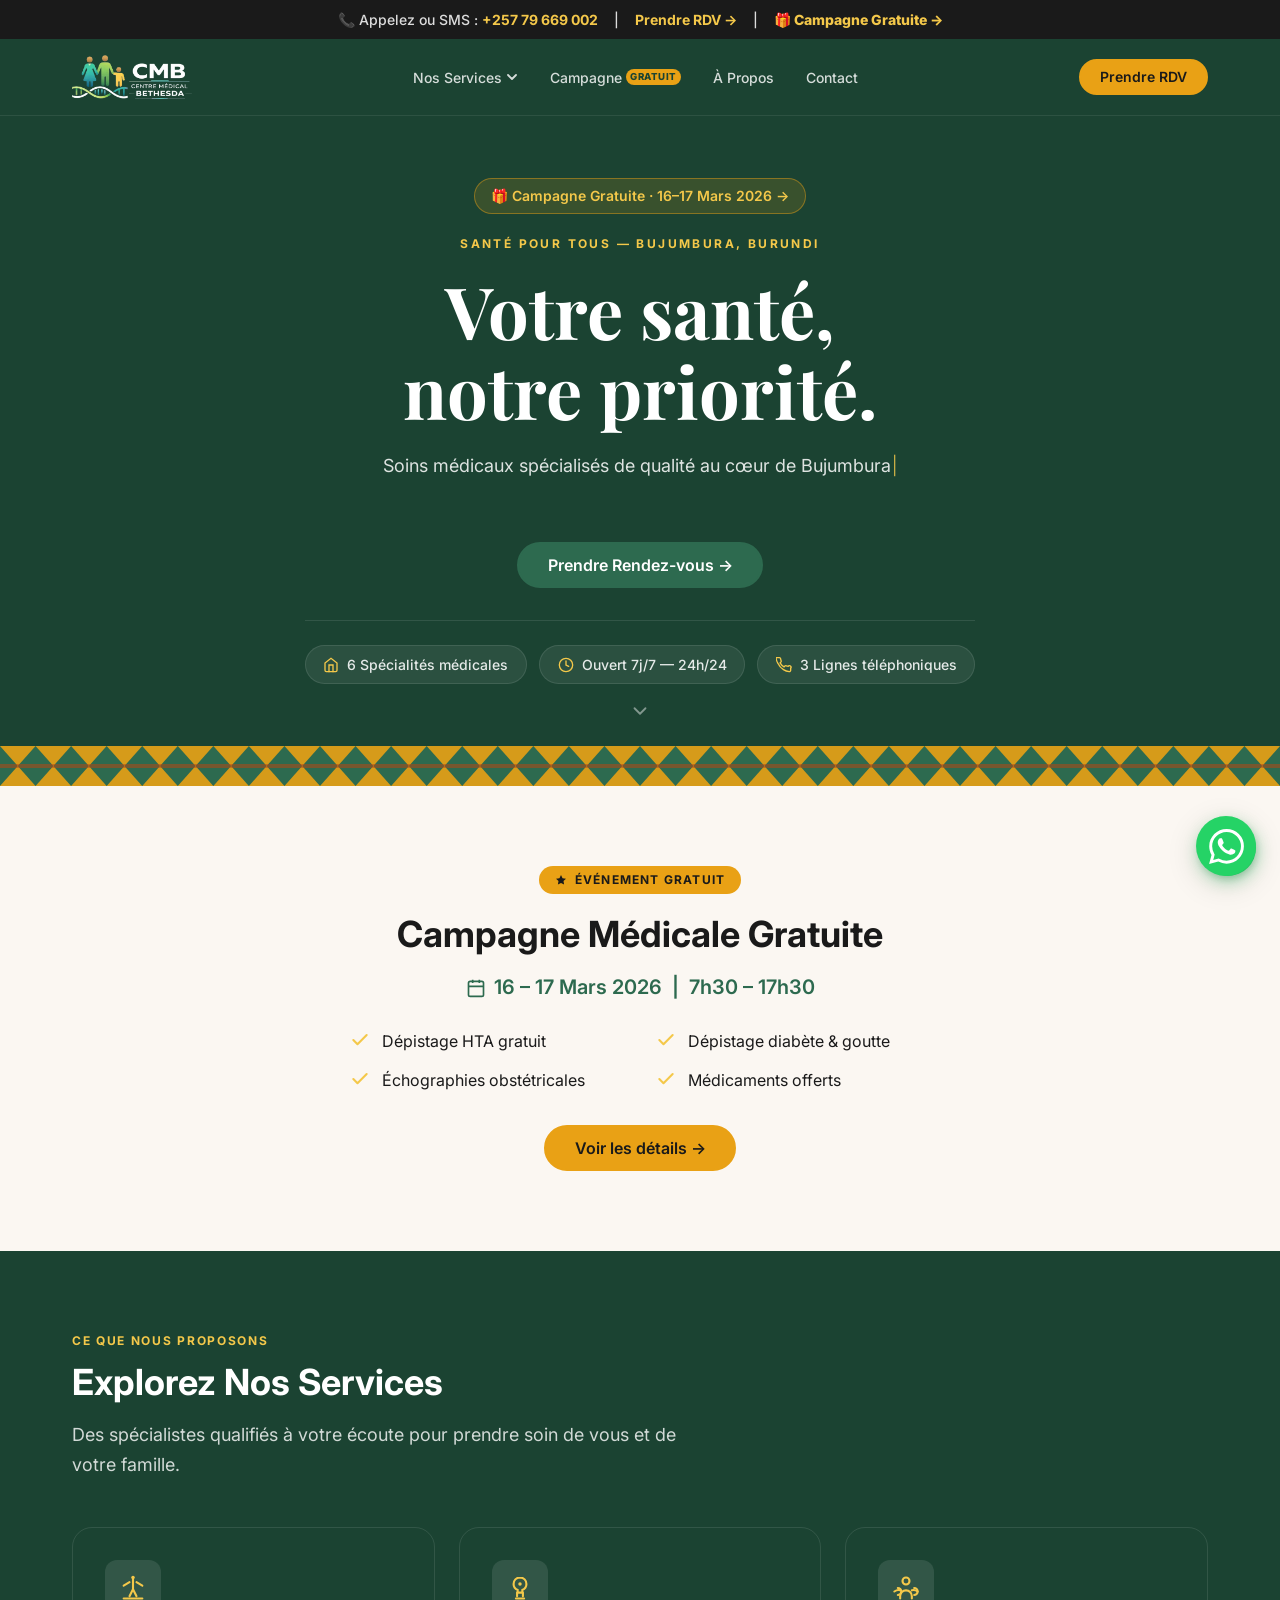
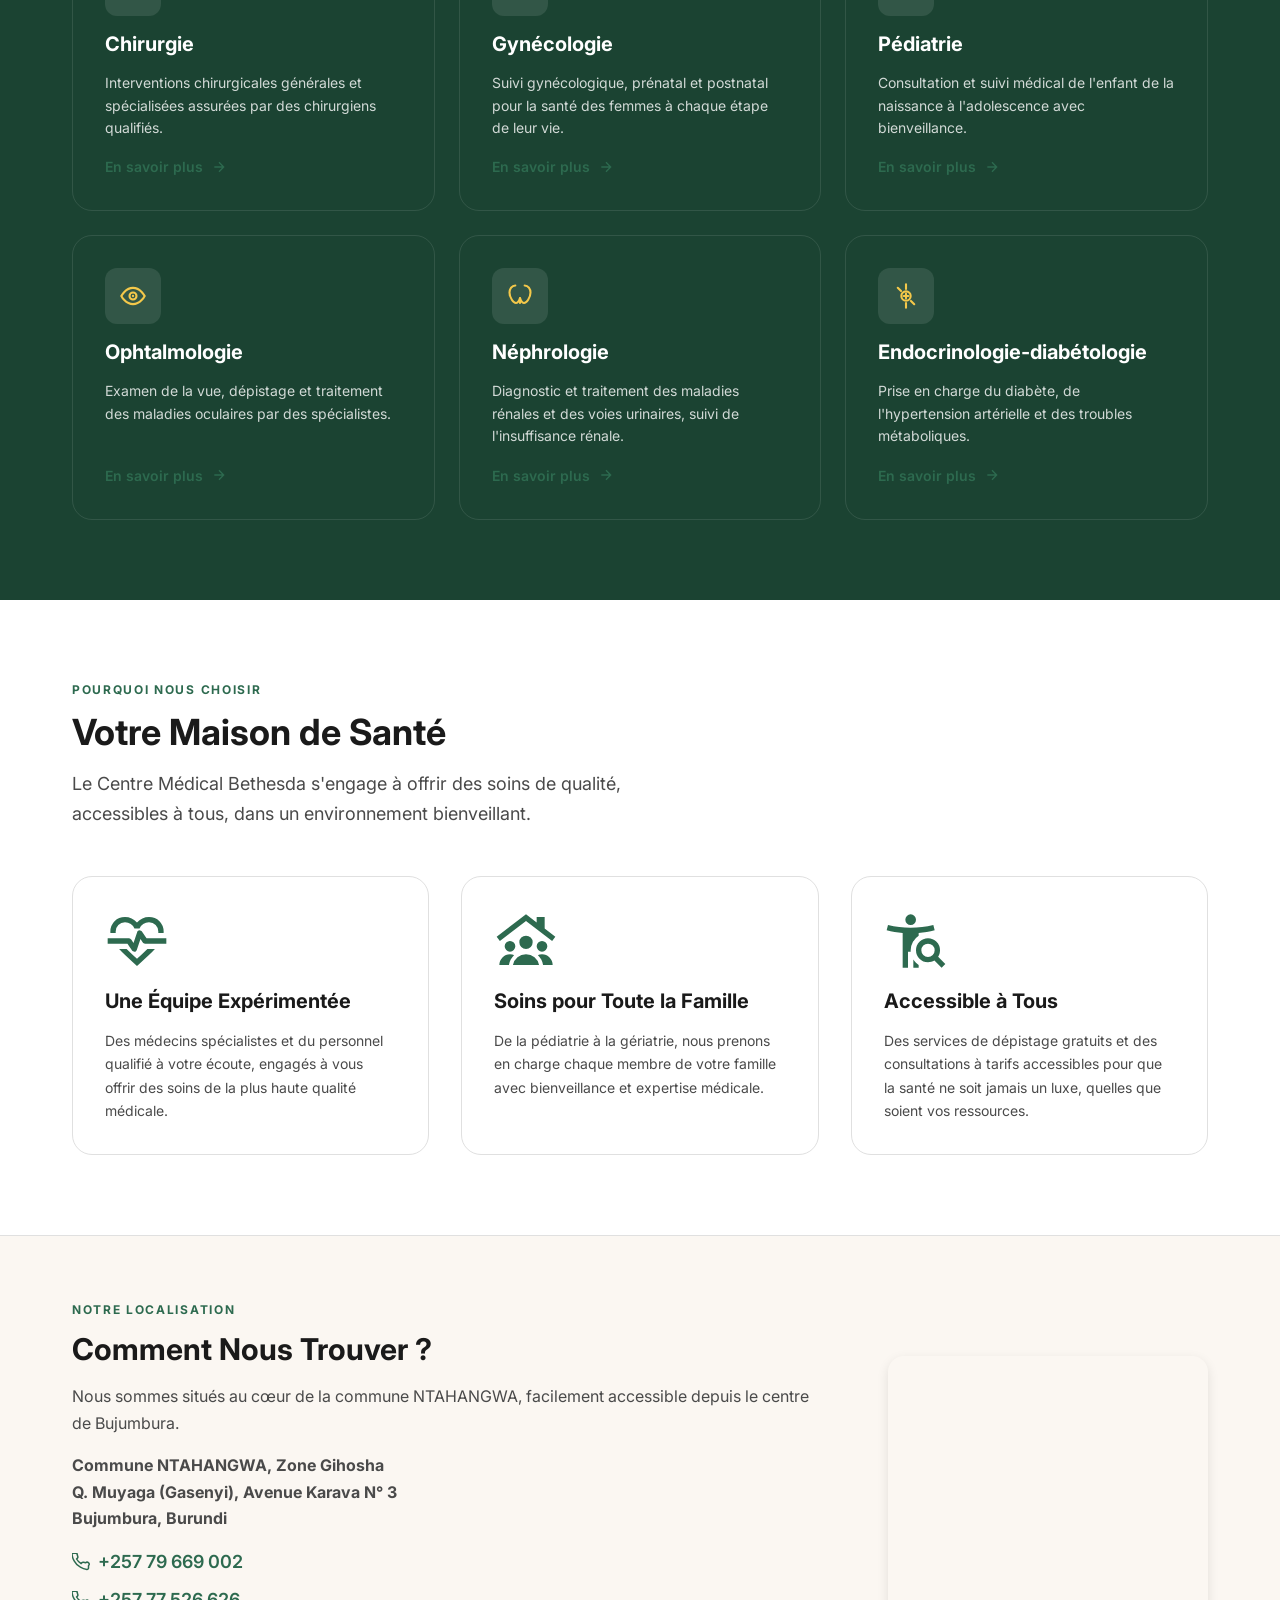
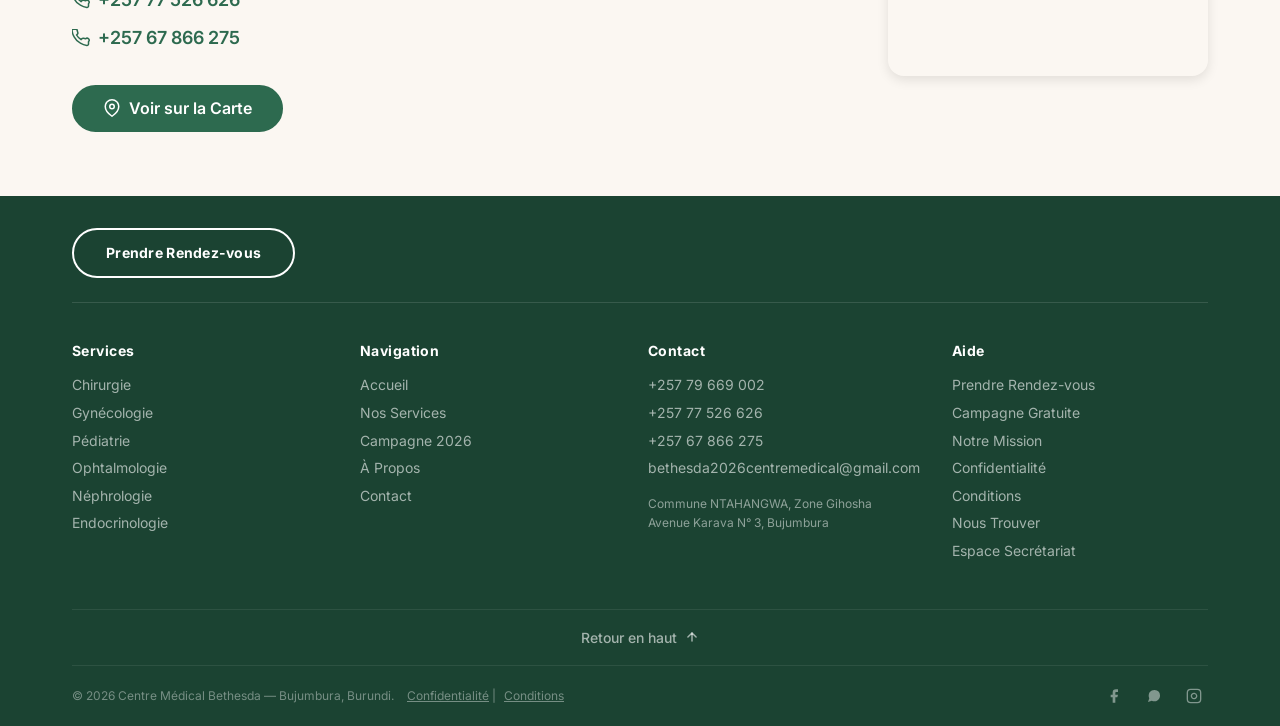
<file: index.html>
<!DOCTYPE html>
<html lang="fr">

<head>
  <!-- Google Tag Manager -->
  <script>(function (w, d, s, l, i) {
      w[l] = w[l] || []; w[l].push({
        'gtm.start':
          new Date().getTime(), event: 'gtm.js'
      }); var f = d.getElementsByTagName(s)[0],
        j = d.createElement(s), dl = l != 'dataLayer' ? '&l=' + l : ''; j.async = true; j.src =
          'https://www.googletagmanager.com/gtm.js?id=' + i + dl; f.parentNode.insertBefore(j, f);
    })(window, document, 'script', 'dataLayer', 'GTM-KMPRK2CF');</script>
  <!-- End Google Tag Manager -->

  <!-- Google tag (gtag.js) -->
  <script async src="https://www.googletagmanager.com/gtag/js?id=AW-17978379720"></script>
  <script>
    window.dataLayer = window.dataLayer || [];
    function gtag() { dataLayer.push(arguments); }
    gtag('js', new Date());

    gtag('config', 'AW-17978379720');
  </script>
  <meta charset="UTF-8">
  <meta name="viewport" content="width=device-width, initial-scale=1.0">

  <!-- SEO Meta Tags -->
  <title>Centre Médical Bethesda — Clinique & Hôpital à Bujumbura, Burundi</title>
  <meta name="description"
    content="Le Centre Médical Bethesda à Bujumbura (Burundi) offre des soins et consultations hospitalières en chirurgie, gynécologie, pédiatrie, ophtalmologie et néphrologie.">
  <meta name="keywords"
    content="clinique Bujumbura, hôpital Bujumbura, centre médical Burundi, médecin Bujumbura, santé, chirurgie, pédiatrie, gynécologie">
  <meta name="author" content="Centre Médical Bethesda">
  <link rel="canonical" href="https://www.cmbethesda.com/">

  <!-- Open Graph / Facebook -->
  <meta property="og:type" content="website">
  <meta property="og:url" content="https://www.cmbethesda.com/">
  <meta property="og:title" content="Centre Médical Bethesda — Clinique & Hôpital à Bujumbura">
  <meta property="og:description"
    content="Soins médicaux de qualité et consultations spécialisées (chirurgie, gynécologie, pédiatrie...) à Bujumbura.">
  <meta property="og:image" content="https://www.cmbethesda.com/images/facebook-cover.png">
  <meta property="og:site_name" content="Centre Médical Bethesda">

  <!-- Twitter -->
  <meta name="twitter:card" content="summary_large_image">
  <meta name="twitter:url" content="https://www.cmbethesda.com/">
  <meta name="twitter:title" content="Centre Médical Bethesda — Clinique à Bujumbura">
  <meta name="twitter:description"
    content="Soins médicaux de qualité et consultations spécialisées. Votre santé, notre priorité.">
  <meta name="twitter:image" content="https://www.cmbethesda.com/images/facebook-cover.png">

  <!-- Favicon & Styles -->
  <meta name="theme-color" content="#1B4332">
  <link rel="icon" type="image/png" href="images/favicon_1.png?v=3">
  <link rel="apple-touch-icon" href="images/favicon_1.png?v=3">
  <link rel="stylesheet" href="css/styles.css?v=2">
  <link rel="preconnect" href="https://fonts.googleapis.com">
  <link rel="preconnect" href="https://fonts.gstatic.com" crossorigin>
  <link rel="stylesheet"
    href="https://fonts.googleapis.com/css2?family=Inter:wght@400;500;600;700&family=Playfair+Display:wght@700&display=swap">

  <!-- Structured Data (JSON-LD) — WebSite (sitelinks search box) -->
  <script type="application/ld+json">
  {
    "@context": "https://schema.org",
    "@type": "WebSite",
    "name": "Centre Médical Bethesda",
    "alternateName": "CMB Bethesda",
    "url": "https://www.cmbethesda.com"
  }
  </script>

  <!-- Structured Data (JSON-LD) — MedicalClinic -->
  <script type="application/ld+json">
  {
    "@context": "https://schema.org",
    "@type": "MedicalClinic",
    "name": "Centre Médical Bethesda",
    "url": "https://www.cmbethesda.com",
    "logo": "https://www.cmbethesda.com/images/logo-white-bg.webp",
    "image": "https://www.cmbethesda.com/images/facebook-cover.png",
    "description": "Le Centre Médical Bethesda offre des consultations spécialisées en chirurgie, gynécologie, pédiatrie, ophtalmologie, néphrologie et endocrinologie à Bujumbura, Burundi.",
    "telephone": "+257 79 669 002",
    "email": "bethesda2026centremedical@gmail.com",
    "hasMap": "https://maps.google.com/?q=J9WQ%2BQQR+Bujumbura",
    "address": {
      "@type": "PostalAddress",
      "streetAddress": "Avenue Karava N° 3",
      "addressLocality": "Bujumbura",
      "addressRegion": "Zone Gihosha, Q. Muyaga (Gasenyi), Commune NTAHANGWA",
      "addressCountry": "BI"
    },
    "geo": {
      "@type": "GeoCoordinates",
      "latitude": -3.3614,
      "longitude": 29.3644
    },
    "openingHoursSpecification": [
      {
        "@type": "OpeningHoursSpecification",
        "dayOfWeek": ["Monday","Tuesday","Wednesday","Thursday","Friday","Saturday","Sunday"],
        "opens": "00:00",
        "closes": "23:59"
      }
    ],
    "medicalSpecialty": [
      "https://schema.org/Surgical",
      "https://schema.org/Gynecologic",
      "https://schema.org/Pediatric",
      "https://schema.org/Optometric",
      "https://schema.org/Endocrine"
    ],
    "availableService": [
      {"@type": "MedicalProcedure", "name": "Chirurgie générale et spécialisée", "url": "https://www.cmbethesda.com/services/chirurgie"},
      {"@type": "MedicalProcedure", "name": "Gynécologie et obstétrique", "url": "https://www.cmbethesda.com/services/gynecologie"},
      {"@type": "MedicalProcedure", "name": "Pédiatrie", "url": "https://www.cmbethesda.com/services/pediatrie"},
      {"@type": "MedicalProcedure", "name": "Ophtalmologie", "url": "https://www.cmbethesda.com/services/ophtalmologie"},
      {"@type": "MedicalProcedure", "name": "Néphrologie", "url": "https://www.cmbethesda.com/services/nephrologie"},
      {"@type": "MedicalProcedure", "name": "Endocrinologie-diabétologie", "url": "https://www.cmbethesda.com/services/endocrinologie"}
    ],
    "sameAs": [
      "https://www.facebook.com/centremedicalbethesda",
      "https://www.instagram.com/cm_bethesda"
    ]
  }
  </script>

  <!-- Structured Data (JSON-LD) — SiteNavigationElement -->
  <script type="application/ld+json">
  {
    "@context": "https://schema.org",
    "@type": "ItemList",
    "name": "Navigation principale",
    "itemListElement": [
      {"@type": "SiteNavigationElement", "position": 1, "name": "Accueil", "url": "https://www.cmbethesda.com/"},
      {"@type": "SiteNavigationElement", "position": 2, "name": "Nos Services", "url": "https://www.cmbethesda.com/services"},
      {"@type": "SiteNavigationElement", "position": 3, "name": "Campagne Médicale 2026", "url": "https://www.cmbethesda.com/campagne"},
      {"@type": "SiteNavigationElement", "position": 4, "name": "À Propos", "url": "https://www.cmbethesda.com/a-propos"},
      {"@type": "SiteNavigationElement", "position": 5, "name": "Contact", "url": "https://www.cmbethesda.com/contact"},
      {"@type": "SiteNavigationElement", "position": 6, "name": "Chirurgie", "url": "https://www.cmbethesda.com/services/chirurgie"},
      {"@type": "SiteNavigationElement", "position": 7, "name": "Gynécologie", "url": "https://www.cmbethesda.com/services/gynecologie"},
      {"@type": "SiteNavigationElement", "position": 8, "name": "Pédiatrie", "url": "https://www.cmbethesda.com/services/pediatrie"},
      {"@type": "SiteNavigationElement", "position": 9, "name": "Ophtalmologie", "url": "https://www.cmbethesda.com/services/ophtalmologie"},
      {"@type": "SiteNavigationElement", "position": 10, "name": "Néphrologie", "url": "https://www.cmbethesda.com/services/nephrologie"},
      {"@type": "SiteNavigationElement", "position": 11, "name": "Endocrinologie-diabétologie", "url": "https://www.cmbethesda.com/services/endocrinologie"}
    ]
  }
  </script>
  <!-- Meta Pixel Code -->
  <script>
    !function (f, b, e, v, n, t, s) {
      if (f.fbq) return; n = f.fbq = function () {
        n.callMethod ?
          n.callMethod.apply(n, arguments) : n.queue.push(arguments)
      };
      if (!f._fbq) f._fbq = n; n.push = n; n.loaded = !0; n.version = '2.0';
      n.queue = []; t = b.createElement(e); t.async = !0;
      t.src = v; s = b.getElementsByTagName(e)[0];
      s.parentNode.insertBefore(t, s)
    }(window, document, 'script',
      'https://connect.facebook.net/en_US/fbevents.js');
    fbq('init', '1483412680011645');
    fbq('track', 'PageView');
  </script>
  <noscript><img height="1" width="1" style="display:none"
      src="https://www.facebook.com/tr?id=1483412680011645&ev=PageView&noscript=1" /></noscript>
  <!-- End Meta Pixel Code -->
</head>

<body>
  <!-- Google Tag Manager (noscript) -->
  <noscript><iframe src="https://www.googletagmanager.com/ns.html?id=GTM-KMPRK2CF" height="0" width="0"
      style="display:none;visibility:hidden"></iframe></noscript>
  <!-- End Google Tag Manager (noscript) -->

  <!-- ══════════════════════════════════════════
       TOP CTA BAR
  ══════════════════════════════════════════ -->
  <div class="top-bar">
    <span class="top-bar-phone"><span class="top-bar-label">📞 Appelez ou SMS :</span> <a href="contact.html">+257 79 669 002</a></span>
    <span class="top-bar-sep" aria-hidden="true">|</span>
    <a href="contact.html">Prendre RDV →</a>
    <span class="top-bar-sep" aria-hidden="true">|</span>
    <a href="campagne.html" class="top-bar-campaign">🎁 Campagne Gratuite →</a>
  </div>

  <!-- ══════════════════════════════════════════
       NAVIGATION
  ══════════════════════════════════════════ -->
  <header id="nav">
    <div class="nav-inner">

      <!-- Logo -->
      <a href="index.html" class="logo" style="display: flex; align-items: center;">
        <img src="images/logo-dark-bg.webp" alt="Centre Médical Bethesda Logo" class="brand-logo" />
      </a>

      <!-- Desktop Nav -->
      <nav class="desktop-nav">
        <div class="nav-dropdown">
          <a class="nav-link" tabindex="0">
            Nos Services
            <svg class="dropdown-arrow" viewBox="0 0 12 12" fill="none">
              <path d="M2 4l4 4 4-4" stroke="currentColor" stroke-width="1.8" stroke-linecap="round"
                stroke-linejoin="round" />
            </svg>
          </a>
          <div class="dropdown-menu">
            <a href="services/chirurgie.html">
              <svg class="dropdown-icon" viewBox="0 0 24 24" fill="none" stroke="currentColor" stroke-width="1.8">
                <path d="M12 4v8m0 0l-3 4m3-4l3 4M5 20h14" />
                <circle cx="12" cy="4" r="1.5" fill="currentColor" stroke="none" />
              </svg>
              Chirurgie
            </a>
            <a href="services/gynecologie.html">
              <svg class="dropdown-icon" viewBox="0 0 24 24" fill="none" stroke="currentColor" stroke-width="1.8">
                <path
                  d="M12 3c-3.3 0-6 2.7-6 6 0 2.5 1.5 4.6 3.7 5.5V16h4.6v-1.5C16.5 13.6 18 11.5 18 9c0-3.3-2.7-6-6-6z" />
                <path d="M9.7 16v2.5M14.3 16v2.5M9 21h6" />
              </svg>
              Gynécologie
            </a>
            <a href="services/pediatrie.html">
              <svg class="dropdown-icon" viewBox="0 0 24 24" fill="none" stroke="currentColor" stroke-width="1.8">
                <circle cx="12" cy="6" r="3" />
                <path d="M7 21v-3a5 5 0 0110 0v3" />
                <path d="M5 13h3M16 13h3" />
              </svg>
              Pédiatrie
            </a>
            <a href="services/ophtalmologie.html">
              <svg class="dropdown-icon" viewBox="0 0 24 24" fill="none" stroke="currentColor" stroke-width="1.8">
                <path d="M2 12s3-7 10-7 10 7 10 7-3 7-10 7-10-7-10-7z" />
                <circle cx="12" cy="12" r="3" />
              </svg>
              Ophtalmologie
            </a>
            <a href="services/nephrologie.html">
              <svg class="dropdown-icon" viewBox="0 0 24 24" fill="none" stroke="currentColor" stroke-width="1.8">
                <path d="M8 4C5 4 3 7 3 10c0 4 3 8 5 8 1 0 2-1 3-3" />
                <path d="M16 4c3 0 5 3 5 6 0 4-3 8-5 8-1 0-2-1-3-3" />
              </svg>
              Néphrologie
            </a>
            <a href="services/endocrinologie.html">
              <svg class="dropdown-icon" viewBox="0 0 24 24" fill="none" stroke="currentColor" stroke-width="1.8">
                <path d="M12 20V4M8 8l4-4 4 4" />
                <circle cx="12" cy="16" r="2" fill="currentColor" stroke="none" />
                <path d="M9 20h6" />
              </svg>
              Endocrinologie-diabétologie
            </a>
          </div>
        </div>
        <a href="campagne.html" class="nav-link">Campagne <span class="nav-badge">Gratuit</span></a>
        <a href="a-propos.html" class="nav-link">À Propos</a>
        <a href="contact.html" class="nav-link">Contact</a>
      </nav>

      <a href="contact.html" class="btn btn-accent btn-sm">Prendre RDV</a>

      <!-- Hamburger -->
      <button class="hamburger" aria-label="Ouvrir le menu" aria-expanded="false">
        <svg width="24" height="24" viewBox="0 0 24 24" fill="none" stroke="currentColor" stroke-width="2"
          stroke-linecap="round">
          <line x1="3" y1="6" x2="21" y2="6" />
          <line x1="3" y1="12" x2="21" y2="12" />
          <line x1="3" y1="18" x2="21" y2="18" />
        </svg>
      </button>
    </div>

    <!-- Mobile Nav -->
    <nav class="mobile-nav" role="navigation" aria-label="Navigation mobile">
      <div class="mobile-services-group">
        <button class="mobile-services-toggle">
          Nos Services
          <svg class="dropdown-arrow" width="16" height="16" viewBox="0 0 12 12" fill="none">
            <path d="M2 4l4 4 4-4" stroke="currentColor" stroke-width="1.8" stroke-linecap="round"
              stroke-linejoin="round" />
          </svg>
        </button>
        <div class="mobile-services-submenu">
          <a href="services/chirurgie.html">Chirurgie</a>
          <a href="services/gynecologie.html">Gynécologie</a>
          <a href="services/pediatrie.html">Pédiatrie</a>
          <a href="services/ophtalmologie.html">Ophtalmologie</a>
          <a href="services/nephrologie.html">Néphrologie</a>
          <a href="services/endocrinologie.html">Endocrinologie-diabétologie</a>
        </div>
      </div>
      <a href="campagne.html">Campagne Médicale</a>
      <a href="a-propos.html">À Propos</a>
      <a href="contact.html">Contact</a>
      <a href="contact.html" class="btn btn-accent"
        style="margin-top:0.5rem;text-align:center;justify-content:center;">Prendre Rendez-vous</a>
    </nav>
  </header>

  <main>

    <!-- ══════════════════════════════════════════
         HERO
    ══════════════════════════════════════════ -->
    <section id="hero">
      <div class="hero-content">

        <!-- Campaign urgency pill -->
        <a href="#campaign-banner" class="hero-campaign-pill">
          🎁 Campagne Gratuite &middot; 16–17 Mars 2026 →
        </a>

        <span class="hero-eyebrow">Santé pour tous — Bujumbura, Burundi</span>
        <h1>Votre santé,<br>notre priorité.</h1>
        <p id="hero-typewriter" class="hero-sub"
           data-text="Soins médicaux spécialisés de qualité au cœur de Bujumbura. Une équipe dévouée à vous accompagner à chaque étape de votre vie.">
          Soins médicaux spécialisés de qualité au cœur de Bujumbura. Une équipe dévouée à vous accompagner à chaque étape de votre vie.
        </p>
        <div class="hero-ctas">
          <a href="contact.html" class="btn btn-primary">Prendre Rendez-vous →</a>
        </div>

        <!-- Trust strip -->
        <div class="hero-trust-strip">
          <div class="hero-trust-item">
            <svg width="16" height="16" viewBox="0 0 24 24" fill="none" stroke="currentColor" stroke-width="2" stroke-linecap="round">
              <path d="M3 9l9-7 9 7v11a2 2 0 01-2 2H5a2 2 0 01-2-2z"/><polyline points="9 22 9 12 15 12 15 22"/>
            </svg>
            6 Spécialités médicales
          </div>
          <div class="hero-trust-item">
            <svg width="16" height="16" viewBox="0 0 24 24" fill="none" stroke="currentColor" stroke-width="2" stroke-linecap="round">
              <circle cx="12" cy="12" r="10"/><polyline points="12 6 12 12 16 14"/>
            </svg>
            Ouvert 7j/7 — 24h/24
          </div>
          <div class="hero-trust-item">
            <svg width="16" height="16" viewBox="0 0 24 24" fill="none" stroke="currentColor" stroke-width="2" stroke-linecap="round">
              <path d="M22 16.92v3a2 2 0 01-2.18 2 19.79 19.79 0 01-8.63-3.07A19.5 19.5 0 013.07 9.81a19.79 19.79 0 01-3.07-8.67A2 2 0 012 1h3a2 2 0 012 1.72c.127.96.361 1.903.7 2.81a2 2 0 01-.45 2.11L6.09 8.91a16 16 0 006 6l1.27-1.27a2 2 0 012.11-.45c.907.339 1.85.573 2.81.7A2 2 0 0122 16.92z"/>
            </svg>
            3 Lignes téléphoniques
          </div>
        </div>

      </div>

      <!-- Scroll hint chevron -->
      <a href="#campaign-banner" class="hero-scroll-hint" aria-label="Défiler vers le bas">
        <svg width="22" height="22" viewBox="0 0 24 24" fill="none" stroke="currentColor" stroke-width="2" stroke-linecap="round" stroke-linejoin="round">
          <polyline points="6 9 12 15 18 9"/>
        </svg>
      </a>

    </section>

    <!-- ══════════════════════════════════════════
         KENTE DIVIDER
    ══════════════════════════════════════════ -->
    <div class="kente-divider">
      <svg viewBox="0 0 1440 40" xmlns="http://www.w3.org/2000/svg" preserveAspectRatio="none" width="100%" height="40">
        <rect width="1440" height="40" fill="#2D6A4F" />
        <!-- Repeating kente pattern -->
        <g fill="#E9A115" opacity="0.9">
          <polygon points="0,0 20,20 40,0" />
          <polygon points="0,40 20,20 40,40" />
          <polygon points="40,0 60,20 80,0" />
          <polygon points="40,40 60,20 80,40" />
          <polygon points="80,0 100,20 120,0" />
          <polygon points="80,40 100,20 120,40" />
          <polygon points="120,0 140,20 160,0" />
          <polygon points="120,40 140,20 160,40" />
          <polygon points="160,0 180,20 200,0" />
          <polygon points="160,40 180,20 200,40" />
          <polygon points="200,0 220,20 240,0" />
          <polygon points="200,40 220,20 240,40" />
          <polygon points="240,0 260,20 280,0" />
          <polygon points="240,40 260,20 280,40" />
          <polygon points="280,0 300,20 320,0" />
          <polygon points="280,40 300,20 320,40" />
          <polygon points="320,0 340,20 360,0" />
          <polygon points="320,40 340,20 360,40" />
          <polygon points="360,0 380,20 400,0" />
          <polygon points="360,40 380,20 400,40" />
          <polygon points="400,0 420,20 440,0" />
          <polygon points="400,40 420,20 440,40" />
          <polygon points="440,0 460,20 480,0" />
          <polygon points="440,40 460,20 480,40" />
          <polygon points="480,0 500,20 520,0" />
          <polygon points="480,40 500,20 520,40" />
          <polygon points="520,0 540,20 560,0" />
          <polygon points="520,40 540,20 560,40" />
          <polygon points="560,0 580,20 600,0" />
          <polygon points="560,40 580,20 600,40" />
          <polygon points="600,0 620,20 640,0" />
          <polygon points="600,40 620,20 640,40" />
          <polygon points="640,0 660,20 680,0" />
          <polygon points="640,40 660,20 680,40" />
          <polygon points="680,0 700,20 720,0" />
          <polygon points="680,40 700,20 720,40" />
          <polygon points="720,0 740,20 760,0" />
          <polygon points="720,40 740,20 760,40" />
          <polygon points="760,0 780,20 800,0" />
          <polygon points="760,40 780,20 800,40" />
          <polygon points="800,0 820,20 840,0" />
          <polygon points="800,40 820,20 840,40" />
          <polygon points="840,0 860,20 880,0" />
          <polygon points="840,40 860,20 880,40" />
          <polygon points="880,0 900,20 920,0" />
          <polygon points="880,40 900,20 920,40" />
          <polygon points="920,0 940,20 960,0" />
          <polygon points="920,40 940,20 960,40" />
          <polygon points="960,0 980,20 1000,0" />
          <polygon points="960,40 980,20 1000,40" />
          <polygon points="1000,0 1020,20 1040,0" />
          <polygon points="1000,40 1020,20 1040,40" />
          <polygon points="1040,0 1060,20 1080,0" />
          <polygon points="1040,40 1060,20 1080,40" />
          <polygon points="1080,0 1100,20 1120,0" />
          <polygon points="1080,40 1100,20 1120,40" />
          <polygon points="1120,0 1140,20 1160,0" />
          <polygon points="1120,40 1140,20 1160,40" />
          <polygon points="1160,0 1180,20 1200,0" />
          <polygon points="1160,40 1180,20 1200,40" />
          <polygon points="1200,0 1220,20 1240,0" />
          <polygon points="1200,40 1220,20 1240,40" />
          <polygon points="1240,0 1260,20 1280,0" />
          <polygon points="1240,40 1260,20 1280,40" />
          <polygon points="1280,0 1300,20 1320,0" />
          <polygon points="1280,40 1300,20 1320,40" />
          <polygon points="1320,0 1340,20 1360,0" />
          <polygon points="1320,40 1340,20 1360,40" />
          <polygon points="1360,0 1380,20 1400,0" />
          <polygon points="1360,40 1380,20 1400,40" />
          <polygon points="1400,0 1420,20 1440,0" />
          <polygon points="1400,40 1420,20 1440,40" />
        </g>
        <!-- Terracotta accent stripe center -->
        <rect x="0" y="18" width="1440" height="4" fill="#C1440E" opacity="0.5" />
      </svg>
    </div>

    <!-- ══════════════════════════════════════════
         CAMPAIGN BANNER
    ══════════════════════════════════════════ -->
    <section id="campaign-banner">
      <div class="container campaign-inner">

        <div class="campaign-text">
          <span class="campaign-badge">
            <svg width="12" height="12" viewBox="0 0 24 24" fill="currentColor">
              <path d="M12 2l3.09 6.26L22 9.27l-5 4.87 1.18 6.88L12 17.77l-6.18 3.25L7 14.14 2 9.27l6.91-1.01L12 2z" />
            </svg>
            Événement Gratuit
          </span>
          <h2>Campagne Médicale Gratuite</h2>
          <div class="campaign-date">
            <svg width="20" height="20" viewBox="0 0 24 24" fill="none" stroke="currentColor" stroke-width="2">
              <rect x="3" y="4" width="18" height="18" rx="2" />
              <path d="M16 2v4M8 2v4M3 10h18" />
            </svg>
            16 – 17 Mars 2026 &nbsp;|&nbsp; 7h30 – 17h30
          </div>
          <ul class="campaign-services-list">
            <li>
              <svg class="check-icon" width="20" height="20" viewBox="0 0 24 24" fill="none" stroke="currentColor"
                stroke-width="2.5" stroke-linecap="round" stroke-linejoin="round">
                <path class="check-icon-path" d="M20 6L9 17l-5-5" />
              </svg>
              Dépistage HTA gratuit
            </li>
            <li>
              <svg class="check-icon" width="20" height="20" viewBox="0 0 24 24" fill="none" stroke="currentColor"
                stroke-width="2.5" stroke-linecap="round" stroke-linejoin="round">
                <path class="check-icon-path" d="M20 6L9 17l-5-5" />
              </svg>
              Dépistage diabète & goutte
            </li>
            <li>
              <svg class="check-icon" width="20" height="20" viewBox="0 0 24 24" fill="none" stroke="currentColor"
                stroke-width="2.5" stroke-linecap="round" stroke-linejoin="round">
                <path class="check-icon-path" d="M20 6L9 17l-5-5" />
              </svg>
              Échographies obstétricales
            </li>
            <li>
              <svg class="check-icon" width="20" height="20" viewBox="0 0 24 24" fill="none" stroke="currentColor"
                stroke-width="2.5" stroke-linecap="round" stroke-linejoin="round">
                <path class="check-icon-path" d="M20 6L9 17l-5-5" />
              </svg>
              Médicaments offerts
            </li>
          </ul>
          <a href="campagne.html" class="btn btn-accent">Voir les détails →</a>
        </div>

      </div>
    </section>

    <!-- ══════════════════════════════════════════
         SERVICES GRID
    ══════════════════════════════════════════ -->
    <section id="services-grid">
      <div class="container">
        <span class="section-eyebrow">Ce que nous proposons</span>
        <h2 class="section-title">Explorez Nos Services</h2>
        <p class="section-subtitle">Des spécialistes qualifiés à votre écoute pour prendre soin de vous et de votre
          famille.</p>

        <div class="services-grid">

          <!-- Chirurgie -->
          <a href="services/chirurgie.html" class="service-card">
            <div class="card-icon">
              <svg width="28" height="28" viewBox="0 0 24 24" fill="none" stroke="currentColor" stroke-width="1.8"
                stroke-linecap="round">
                <path d="M12 3v10M12 13l-3 6M12 13l3 6M4 21h16" />
                <circle cx="12" cy="3" r="1.5" fill="currentColor" stroke="none" />
                <path d="M9 7l-5 3M15 7l5 3" />
              </svg>
            </div>
            <h3>Chirurgie</h3>
            <p>Interventions chirurgicales générales et spécialisées assurées par des chirurgiens qualifiés.</p>
            <span class="card-link">En savoir plus <svg width="16" height="16" viewBox="0 0 24 24" fill="none"
                stroke="currentColor" stroke-width="2">
                <path d="M5 12h14M12 5l7 7-7 7" />
              </svg></span>
          </a>

          <!-- Gynécologie -->
          <a href="services/gynecologie.html" class="service-card">
            <div class="card-icon">
              <svg width="28" height="28" viewBox="0 0 24 24" fill="none" stroke="currentColor" stroke-width="1.8"
                stroke-linecap="round">
                <path
                  d="M12 3c-3.3 0-5.5 2.5-5.5 5.5 0 2.3 1.4 4.3 3.5 5.2V16h4v-2.3c2.1-.9 3.5-2.9 3.5-5.2C17.5 5.5 15.3 3 12 3z" />
                <path d="M9.5 16v3M14.5 16v3M8.5 21h7" />
                <circle cx="12" cy="8.5" r="1.5" fill="currentColor" stroke="none" />
              </svg>
            </div>
            <h3>Gynécologie</h3>
            <p>Suivi gynécologique, prénatal et postnatal pour la santé des femmes à chaque étape de leur vie.</p>
            <span class="card-link">En savoir plus <svg width="16" height="16" viewBox="0 0 24 24" fill="none"
                stroke="currentColor" stroke-width="2">
                <path d="M5 12h14M12 5l7 7-7 7" />
              </svg></span>
          </a>

          <!-- Pédiatrie -->
          <a href="services/pediatrie.html" class="service-card">
            <div class="card-icon">
              <svg width="28" height="28" viewBox="0 0 24 24" fill="none" stroke="currentColor" stroke-width="1.8"
                stroke-linecap="round">
                <circle cx="12" cy="6" r="3" />
                <path d="M7 21v-2a5 5 0 0110 0v2" />
                <path d="M2 15c1.5-1 3.5-1.5 5-1" />
                <path d="M22 15c-1.5-1-3.5-1.5-5-1" />
                <path d="M5 18a3 3 0 000-6" />
                <path d="M19 18a3 3 0 000-6" />
              </svg>
            </div>
            <h3>Pédiatrie</h3>
            <p>Consultation et suivi médical de l'enfant de la naissance à l'adolescence avec bienveillance.</p>
            <span class="card-link">En savoir plus <svg width="16" height="16" viewBox="0 0 24 24" fill="none"
                stroke="currentColor" stroke-width="2">
                <path d="M5 12h14M12 5l7 7-7 7" />
              </svg></span>
          </a>

          <!-- Ophtalmologie -->
          <a href="services/ophtalmologie.html" class="service-card">
            <div class="card-icon">
              <svg width="28" height="28" viewBox="0 0 24 24" fill="none" stroke="currentColor" stroke-width="1.8"
                stroke-linecap="round">
                <path d="M2 12s3.5-7 10-7 10 7 10 7-3.5 7-10 7-10-7-10-7z" />
                <circle cx="12" cy="12" r="3" />
                <circle cx="12" cy="12" r="1" fill="currentColor" stroke="none" />
              </svg>
            </div>
            <h3>Ophtalmologie</h3>
            <p>Examen de la vue, dépistage et traitement des maladies oculaires par des spécialistes.</p>
            <span class="card-link">En savoir plus <svg width="16" height="16" viewBox="0 0 24 24" fill="none"
                stroke="currentColor" stroke-width="2">
                <path d="M5 12h14M12 5l7 7-7 7" />
              </svg></span>
          </a>

          <!-- Néphrologie -->
          <a href="services/nephrologie.html" class="service-card">
            <div class="card-icon">
              <svg width="28" height="28" viewBox="0 0 24 24" fill="none" stroke="currentColor" stroke-width="1.8"
                stroke-linecap="round">
                <path d="M8 3C5 3 3 6 3 9c0 4.5 3.5 9 5.5 9 1.5 0 2.5-1.5 3.5-4" />
                <path d="M16 3c3 0 5 3 5 6 0 4.5-3.5 9-5.5 9-1.5 0-2.5-1.5-3.5-4" />
                <path d="M12 14v4" />
              </svg>
            </div>
            <h3>Néphrologie</h3>
            <p>Diagnostic et traitement des maladies rénales et des voies urinaires, suivi de l'insuffisance rénale.</p>
            <span class="card-link">En savoir plus <svg width="16" height="16" viewBox="0 0 24 24" fill="none"
                stroke="currentColor" stroke-width="2">
                <path d="M5 12h14M12 5l7 7-7 7" />
              </svg></span>
          </a>

          <!-- Endocrinologie -->
          <a href="services/endocrinologie.html" class="service-card">
            <div class="card-icon">
              <svg width="28" height="28" viewBox="0 0 24 24" fill="none" stroke="currentColor" stroke-width="1.8"
                stroke-linecap="round">
                <path d="M12 2v4M12 18v4M4.93 4.93l2.83 2.83M16.24 16.24l2.83 2.83" />
                <circle cx="12" cy="12" r="4" />
                <path d="M10 12h4M12 10v4" />
              </svg>
            </div>
            <h3>Endocrinologie-diabétologie</h3>
            <p>Prise en charge du diabète, de l'hypertension artérielle et des troubles métaboliques.</p>
            <span class="card-link">En savoir plus <svg width="16" height="16" viewBox="0 0 24 24" fill="none"
                stroke="currentColor" stroke-width="2">
                <path d="M5 12h14M12 5l7 7-7 7" />
              </svg></span>
          </a>

        </div>
      </div>
    </section>

    <!-- ══════════════════════════════════════════
         "VOTRE MAISON DE SANTÉ" — 3 BLOCKS
    ══════════════════════════════════════════ -->
    <section id="about-blocks">
      <div class="container">
        <span class="section-eyebrow">Pourquoi nous choisir</span>
        <h2 class="section-title">Votre Maison de Santé</h2>
        <p class="section-subtitle">Le Centre Médical Bethesda s'engage à offrir des soins de qualité, accessibles à
          tous, dans un environnement bienveillant.</p>

        <div class="about-grid">

          <!-- Block 1: Équipe -->
          <div class="about-block">
            <svg class="about-block-icon" xmlns="http://www.w3.org/2000/svg" viewBox="0 -960 960 960"
              fill="currentColor">
              <path
                d="M300-840q52 0 99 22t81 62q34-40 81-62t99-22q94 0 157 63t63 157q0 5-.5 10t-.5 10h-80q1-5 1-10v-10q0-60-40-100t-100-40q-47 0-87 26.5T518-666h-76q-15-41-55-67.5T300-760q-60 0-100 40t-40 100v10q0 5 1 10H81q0-5-.5-10t-.5-10q0-94 63-157t157-63Zm-88 480h112q32 31 70 67t86 79q48-43 86-79t70-67h113q-38 42-90 91T538-158l-58 52-58-52q-69-62-120.5-111T212-360Zm230 40q13 0 22.5-7.5T478-347l54-163 35 52q5 8 14 13t19 5h320v-80H623l-69-102q-6-9-15.5-13.5T518-640q-13 0-22.5 7.5T482-613l-54 162-34-51q-5-8-14-13t-19-5H40v80h297l69 102q6 9 15.5 13.5T442-320Zm38-167Z" />
            </svg>
            <h3>Une Équipe Expérimentée</h3>
            <p>Des médecins spécialistes et du personnel qualifié à votre écoute, engagés à vous offrir des soins de la
              plus haute qualité médicale.</p>
          </div>

          <!-- Block 2: Famille -->
          <div class="about-block">
            <svg class="about-block-icon" xmlns="http://www.w3.org/2000/svg" viewBox="0 -960 960 960"
              fill="currentColor">
              <path
                d="M240-320q-33 0-56.5-23.5T160-400q0-33 23.5-56.5T240-480q33 0 56.5 23.5T320-400q0 33-23.5 56.5T240-320Zm480 0q-33 0-56.5-23.5T640-400q0-33 23.5-56.5T720-480q33 0 56.5 23.5T800-400q0 33-23.5 56.5T720-320Zm-240-40q-42 0-71-29t-29-71q0-42 29-71t71-29q42 0 71 29t29 71q0 42-29 71t-71 29ZM284-120q14-69 68.5-114.5T480-280q73 0 127.5 45.5T676-120H284Zm-204 0q0-66 47-113t113-47q17 0 32 3t29 9q-30 29-50 66.5T224-120H80Zm656 0q-7-44-27-81.5T659-268q14-6 29-9t32-3q66 0 113 47t47 113H736ZM88-480l-48-64 440-336 160 122v-82h120v174l160 122-48 64-392-299L88-480Z" />
            </svg>
            <h3>Soins pour Toute la Famille</h3>
            <p>De la pédiatrie à la gériatrie, nous prenons en charge chaque membre de votre famille avec bienveillance
              et expertise médicale.</p>
          </div>

          <!-- Block 3: Accessibilité -->
          <div class="about-block">
            <svg class="about-block-icon" xmlns="http://www.w3.org/2000/svg" viewBox="0 -960 960 960"
              fill="currentColor">
              <path
                d="M343.5-743.5Q320-767 320-800t23.5-56.5Q367-880 400-880t56.5 23.5Q480-833 480-800t-23.5 56.5Q433-720 400-720t-56.5-23.5ZM731-269q29-29 29-71t-29-71q-29-29-71-29t-71 29q-29 29-29 71t29 71q29 29 71 29t71-29ZM864-80 756-188q-22 14-46 21t-50 7q-75 0-127.5-52.5T480-340q0-75 52.5-127.5T660-520q75 0 127.5 52.5T840-340q0 26-7 50t-21 46l108 108-56 56Zm-424 0v-121q15 24 35.5 44t44.5 36v41h-80Zm-160 0v-520q-61-5-121-14.5T40-640l20-80q84 23 168.5 31.5T400-680q87 0 171.5-8.5T740-720l20 80q-59 16-119 25.5T520-600v41q-54 35-87 92.5T400-340v10q0 5 1 10h-41v240h-80Z" />
            </svg>
            <h3>Accessible à Tous</h3>
            <p>Des services de dépistage gratuits et des consultations à tarifs accessibles pour que la santé ne soit
              jamais un luxe, quelles que soient vos ressources.</p>
          </div>

        </div>
      </div>
    </section>

    <!-- ══════════════════════════════════════════
         ACCESS / HOW TO FIND US
    ══════════════════════════════════════════ -->
    <section id="acces">
      <div class="container acces-inner">

        <div class="acces-text">
          <span class="section-eyebrow">Notre localisation</span>
          <h2>Comment Nous Trouver ?</h2>
          <p>Nous sommes situés au cœur de la commune NTAHANGWA, facilement accessible depuis le centre de Bujumbura.
          </p>
          <p><strong>Commune NTAHANGWA, Zone Gihosha<br>
              Q. Muyaga (Gasenyi), Avenue Karava N° 3<br>
              Bujumbura, Burundi</strong></p>

          <div class="acces-phones">
            <a href="tel:+25779669002">
              <svg width="18" height="18" viewBox="0 0 24 24" fill="none" stroke="currentColor" stroke-width="2">
                <path
                  d="M22 16.92v3a2 2 0 01-2.18 2 19.79 19.79 0 01-8.63-3.07A19.5 19.5 0 013.07 10.8a19.79 19.79 0 01-3.07-8.67A2 2 0 012 .18h3a2 2 0 012 1.72 12.84 12.84 0 00.7 2.81 2 2 0 01-.45 2.11L6.09 8a16 16 0 006 6l1.18-1.18a2 2 0 012.11-.45 12.84 12.84 0 002.81.7A2 2 0 0122 16.92z" />
              </svg>
              +257 79 669 002
            </a>
            <a href="tel:+25777526626">
              <svg width="18" height="18" viewBox="0 0 24 24" fill="none" stroke="currentColor" stroke-width="2">
                <path
                  d="M22 16.92v3a2 2 0 01-2.18 2 19.79 19.79 0 01-8.63-3.07A19.5 19.5 0 013.07 10.8a19.79 19.79 0 01-3.07-8.67A2 2 0 012 .18h3a2 2 0 012 1.72 12.84 12.84 0 00.7 2.81 2 2 0 01-.45 2.11L6.09 8a16 16 0 006 6l1.18-1.18a2 2 0 012.11-.45 12.84 12.84 0 002.81.7A2 2 0 0122 16.92z" />
              </svg>
              +257 77 526 626
            </a>
            <a href="tel:+25767866275">
              <svg width="18" height="18" viewBox="0 0 24 24" fill="none" stroke="currentColor" stroke-width="2">
                <path
                  d="M22 16.92v3a2 2 0 01-2.18 2 19.79 19.79 0 01-8.63-3.07A19.5 19.5 0 013.07 10.8a19.79 19.79 0 01-3.07-8.67A2 2 0 012 .18h3a2 2 0 012 1.72 12.84 12.84 0 00.7 2.81 2 2 0 01-.45 2.11L6.09 8a16 16 0 006 6l1.18-1.18a2 2 0 012.11-.45 12.84 12.84 0 002.81.7A2 2 0 0122 16.92z" />
              </svg>
              +257 67 866 275
            </a>
          </div>
          <a href="https://maps.google.com/?q=J9WQ%2BQQR+Bujumbura" target="_blank" rel="noopener"
            class="btn btn-primary mt-4">
            <svg width="18" height="18" viewBox="0 0 24 24" fill="none" stroke="currentColor" stroke-width="2">
              <path d="M21 10c0 7-9 13-9 13s-9-6-9-13a9 9 0 0118 0z" />
              <circle cx="12" cy="10" r="3" />
            </svg>
            Voir sur la Carte
          </a>
        </div>

        <!-- Google Maps Embed -->
        <div class="acces-map" style="border-radius:16px;overflow:hidden;box-shadow:0 4px 12px rgba(0,0,0,0.1);">
          <iframe src="https://maps.google.com/maps?q=J9WQ%2BQQR+Bujumbura&t=&z=17&ie=UTF8&iwloc=&output=embed"
            width="100%" height="320" style="border:0; display:block;" allowfullscreen="" loading="lazy"
            referrerpolicy="no-referrer-when-downgrade">
          </iframe>
        </div>

      </div>
    </section>

  </main>

  <!-- ══════════════════════════════════════════
       FOOTER
  ══════════════════════════════════════════ -->
  <footer id="footer">
    <div class="container">

      <!-- Top Bar: CTA -->
      <div class="footer-top-bar">
        <a href="contact.html" class="footer-cta-btn">Prendre Rendez-vous</a>
      </div>

      <!-- 4-Column Links -->
      <div class="footer-columns">

        <div class="footer-col">
          <h4>Services</h4>
          <a href="services/chirurgie.html">Chirurgie</a>
          <a href="services/gynecologie.html">Gynécologie</a>
          <a href="services/pediatrie.html">Pédiatrie</a>
          <a href="services/ophtalmologie.html">Ophtalmologie</a>
          <a href="services/nephrologie.html">Néphrologie</a>
          <a href="services/endocrinologie.html">Endocrinologie</a>
        </div>

        <div class="footer-col">
          <h4>Navigation</h4>
          <a href="index.html">Accueil</a>
          <a href="services.html">Nos Services</a>
          <a href="campagne.html">Campagne 2026</a>
          <a href="a-propos.html">À Propos</a>
          <a href="contact.html">Contact</a>
        </div>

        <div class="footer-col">
          <h4>Contact</h4>
          <a href="tel:+25779669002">+257 79 669 002</a>
          <a href="tel:+25777526626">+257 77 526 626</a>
          <a href="tel:+25767866275">+257 67 866 275</a>
          <a href="mailto:bethesda2026centremedical@gmail.com">bethesda2026centremedical@gmail.com</a>
          <span class="footer-info">Commune NTAHANGWA, Zone Gihosha<br>Avenue Karava N° 3, Bujumbura</span>
        </div>

        <div class="footer-col">
          <h4>Aide</h4>
          <a href="contact.html">Prendre Rendez-vous</a>
          <a href="campagne.html">Campagne Gratuite</a>
          <a href="a-propos.html">Notre Mission</a>
          <a href="politique-de-confidentialite.html">Confidentialité</a>
          <a href="conditions-generales.html">Conditions</a>
          <a href="https://maps.google.com/?q=J9WQ%2BQQR+Bujumbura" target="_blank" rel="noopener">Nous Trouver</a>
          <a href="/login">Espace Secrétariat</a>
        </div>

      </div>

      <!-- Back to Top -->
      <div class="footer-back-top">
        <a href="#" onclick="window.scrollTo({top: 0, behavior: 'smooth'}); return false;">
          Retour en haut
          <svg width="14" height="14" viewBox="0 0 24 24" fill="none" stroke="currentColor" stroke-width="2.5"
            stroke-linecap="round" stroke-linejoin="round">
            <path d="M12 19V5" />
            <path d="M5 12l7-7 7 7" />
          </svg>
        </a>
      </div>

    </div>

    <!-- Bottom Bar -->
    <div class="container">
      <div class="footer-bottom">
        <div class="footer-bottom-left">
          <p>© 2026 Centre Médical Bethesda — Bujumbura, Burundi.
            <a href="politique-de-confidentialite.html"
              style="text-decoration: underline; margin-left: 10px;">Confidentialité</a> |
            <a href="conditions-generales.html" style="text-decoration: underline; margin-left: 5px;">Conditions</a>
          </p>
        </div>
        <div class="footer-bottom-right">
          <a href="https://www.facebook.com/centremedicalbethesda" class="social-link" aria-label="Facebook"
            target="_blank" rel="noopener">
            <svg width="16" height="16" viewBox="0 0 24 24" fill="currentColor">
              <path d="M18 2h-3a5 5 0 00-5 5v3H7v4h3v8h4v-8h3l1-4h-4V7a1 1 0 011-1h3z" />
            </svg>
          </a>
          <a href="https://wa.me/25779669002" class="social-link" aria-label="WhatsApp" target="_blank" rel="noopener">
            <svg width="16" height="16" viewBox="0 0 24 24" fill="currentColor">
              <path
                d="M21 11.5a8.38 8.38 0 01-.9 3.8 8.5 8.5 0 01-7.6 4.7 8.38 8.38 0 01-3.8-.9L3 21l1.9-5.7a8.38 8.38 0 01-.9-3.8 8.5 8.5 0 014.7-7.6 8.38 8.38 0 013.8-.9h.5a8.48 8.48 0 018 8v.5z" />
            </svg>
          </a>
          <a href="https://www.instagram.com/cm_bethesda" class="social-link" aria-label="Instagram" target="_blank"
            rel="noopener">
            <svg width="16" height="16" viewBox="0 0 24 24" fill="none" stroke="currentColor" stroke-width="2">
              <rect x="2" y="2" width="20" height="20" rx="5" />
              <path d="M16 11.37A4 4 0 1112.63 8 4 4 0 0116 11.37z" />
              <line x1="17.5" y1="6.5" x2="17.51" y2="6.5" />
            </svg>
          </a>
        </div>
      </div>
    </div>
  </footer>

  <script src="js/main.js"></script>

  <!-- Floating WhatsApp Button -->
  <a href="https://wa.me/25779669002" class="floating-whatsapp" target="_blank" rel="noopener"
    aria-label="Contactez-nous sur WhatsApp">
    <svg viewBox="0 0 24 24" fill="currentColor">
      <path
        d="M17.472 14.382c-.297-.149-1.758-.867-2.03-.967-.273-.099-.471-.148-.67.15-.197.297-.767.966-.94 1.164-.173.199-.347.223-.644.075-.297-.15-1.255-.463-2.39-1.475-.888-.788-1.489-1.761-1.662-2.062-.173-.297-.018-.458.13-.606.134-.133.298-.347.446-.52.149-.174.198-.298.298-.497.099-.198.05-.371-.025-.52-.075-.149-.669-1.612-.916-2.207-.242-.579-.487-.5-.669-.51a12.8 12.8 0 0 0-.57-.01c-.198 0-.52.074-.792.372-.272.297-1.04 1.016-1.04 2.479 0 1.462 1.065 2.875 1.213 3.074.149.198 2.096 3.2 5.077 4.487.709.306 1.262.489 1.694.625.712.227 1.36.195 1.871.118.571-.085 1.758-.719 2.006-1.413.248-.694.248-1.289.173-1.413-.074-.124-.272-.198-.57-.347m-5.421 7.403h-.004a9.87 9.87 0 0 1-5.031-1.378l-.361-.214-3.741.982.998-3.648-.235-.374a9.86 9.86 0 0 1-1.51-5.26c.001-5.45 4.436-9.884 9.888-9.884 2.64 0 5.122 1.03 6.988 2.898a9.825 9.825 0 0 1 2.893 6.994c-.003 5.45-4.437 9.884-9.885 9.884m8.413-18.297A11.815 11.815 0 0 0 12.05 0C5.495 0 .16 5.335.157 11.892c0 2.096.547 4.142 1.588 5.945L.057 24l6.305-1.654a11.882 11.882 0 0 0 5.683 1.448h.005c6.554 0 11.89-5.335 11.893-11.893a11.821 11.821 0 0 0-3.48-8.413z" />
    </svg>
  </a>
  <!-- Start of HubSpot Embed Code -->
  <script type="text/javascript" id="hs-script-loader" async defer src="//js-eu1.hs-scripts.com/147937804.js"></script>
  <!-- End of HubSpot Embed Code -->
  <!-- WhatsApp Float -->
  <a class="whatsapp-float" href="https://wa.me/25779669002" target="_blank" rel="noopener noreferrer" aria-label="Discuter sur WhatsApp">
    <svg xmlns="http://www.w3.org/2000/svg" viewBox="0 0 24 24"><path d="M17.472 14.382c-.297-.149-1.758-.867-2.03-.967-.273-.099-.471-.148-.67.15-.197.297-.767.966-.94 1.164-.173.199-.347.223-.644.075-.297-.15-1.255-.463-2.39-1.475-.883-.788-1.48-1.761-1.653-2.059-.173-.297-.018-.458.13-.606.134-.133.298-.347.446-.52.149-.174.198-.298.298-.497.099-.198.05-.371-.025-.52-.075-.149-.669-1.612-.916-2.207-.242-.579-.487-.5-.669-.51-.173-.008-.371-.01-.57-.01-.198 0-.52.074-.792.372-.272.297-1.04 1.016-1.04 2.479 0 1.462 1.065 2.875 1.213 3.074.149.198 2.096 3.2 5.077 4.487.709.306 1.262.489 1.694.625.712.227 1.36.195 1.871.118.571-.085 1.758-.719 2.006-1.413.248-.694.248-1.289.173-1.413-.074-.124-.272-.198-.57-.347m-5.421 7.403h-.004a9.87 9.87 0 01-5.031-1.378l-.361-.214-3.741.982.998-3.648-.235-.374a9.86 9.86 0 01-1.51-5.26c.001-5.45 4.436-9.884 9.888-9.884 2.64 0 5.122 1.03 6.988 2.898a9.825 9.825 0 012.893 6.994c-.003 5.45-4.437 9.884-9.885 9.884m8.413-18.297A11.815 11.815 0 0012.05 0C5.495 0 .16 5.335.157 11.892c0 2.096.547 4.142 1.588 5.945L.057 24l6.305-1.654a11.882 11.882 0 005.683 1.448h.005c6.554 0 11.890-5.335 11.893-11.893a11.821 11.821 0 00-3.48-8.413z"/></svg>
  </a>
</body>

</html>
</file>
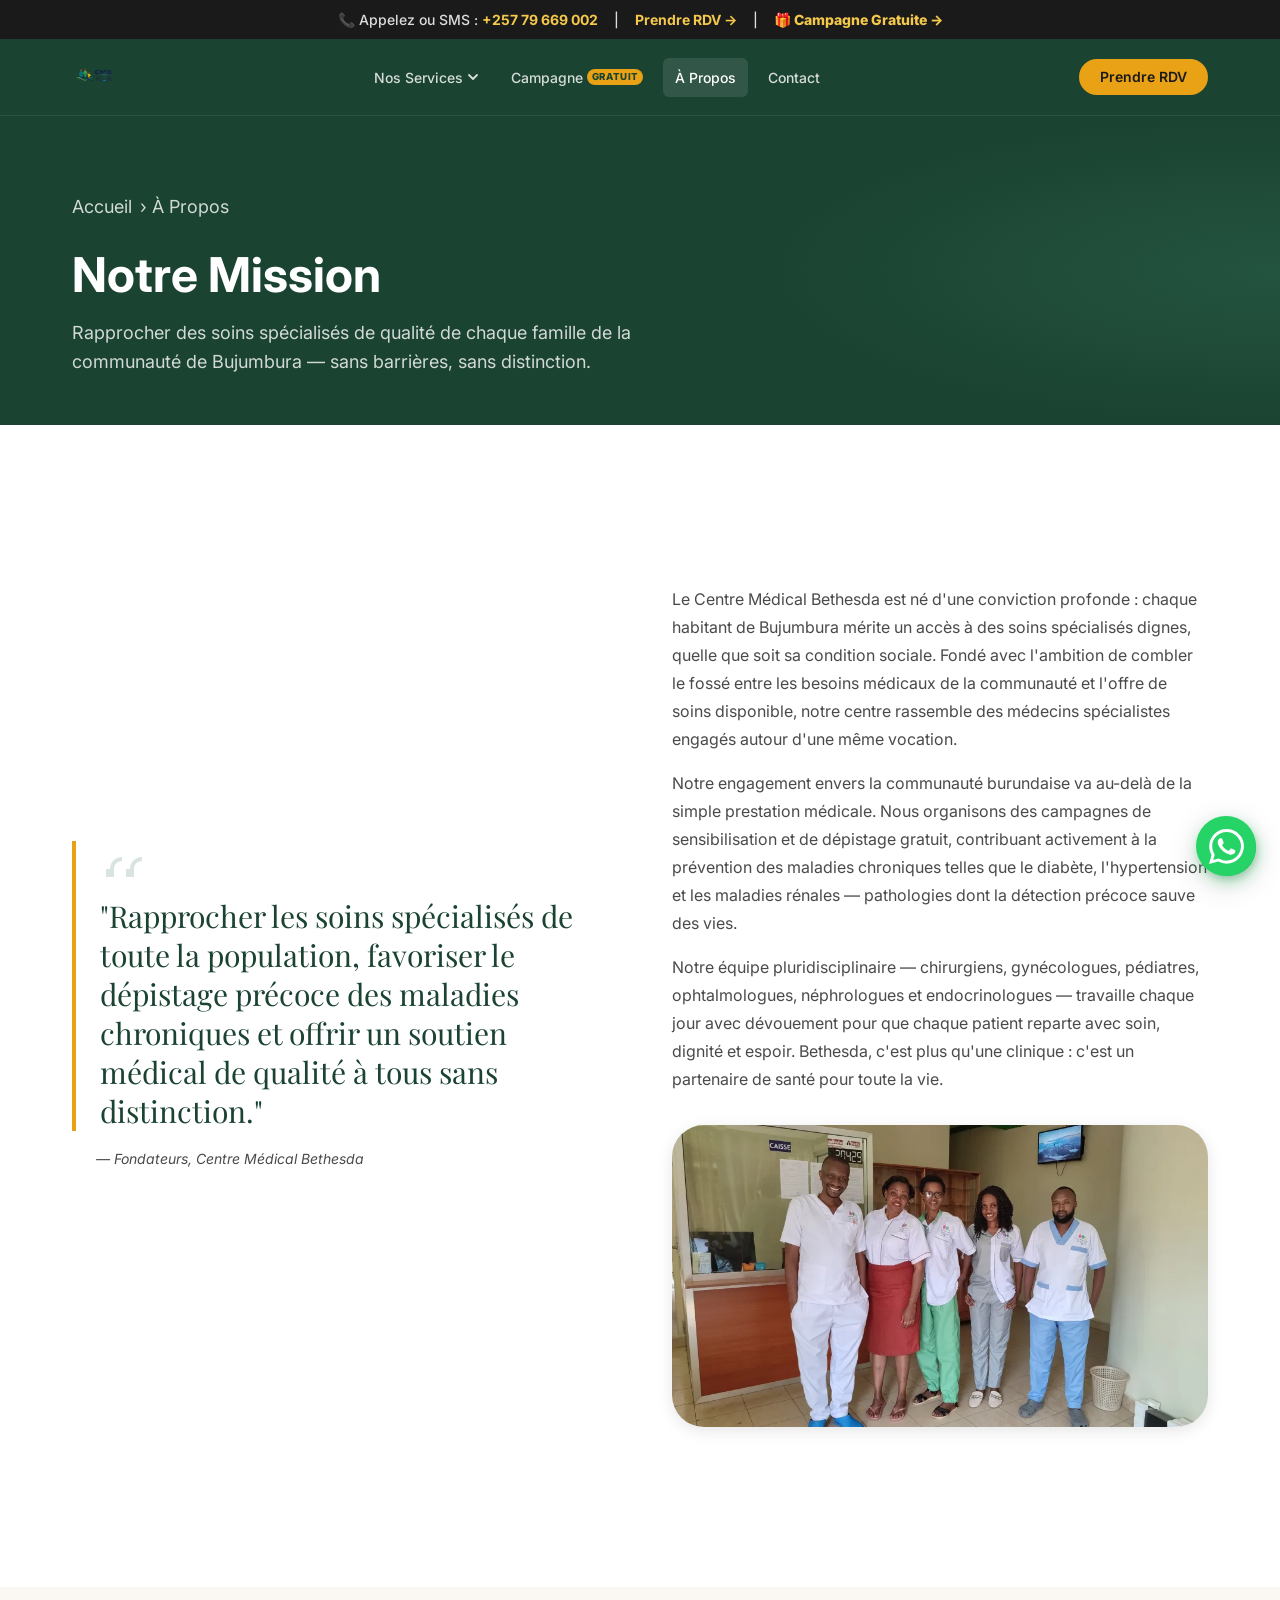
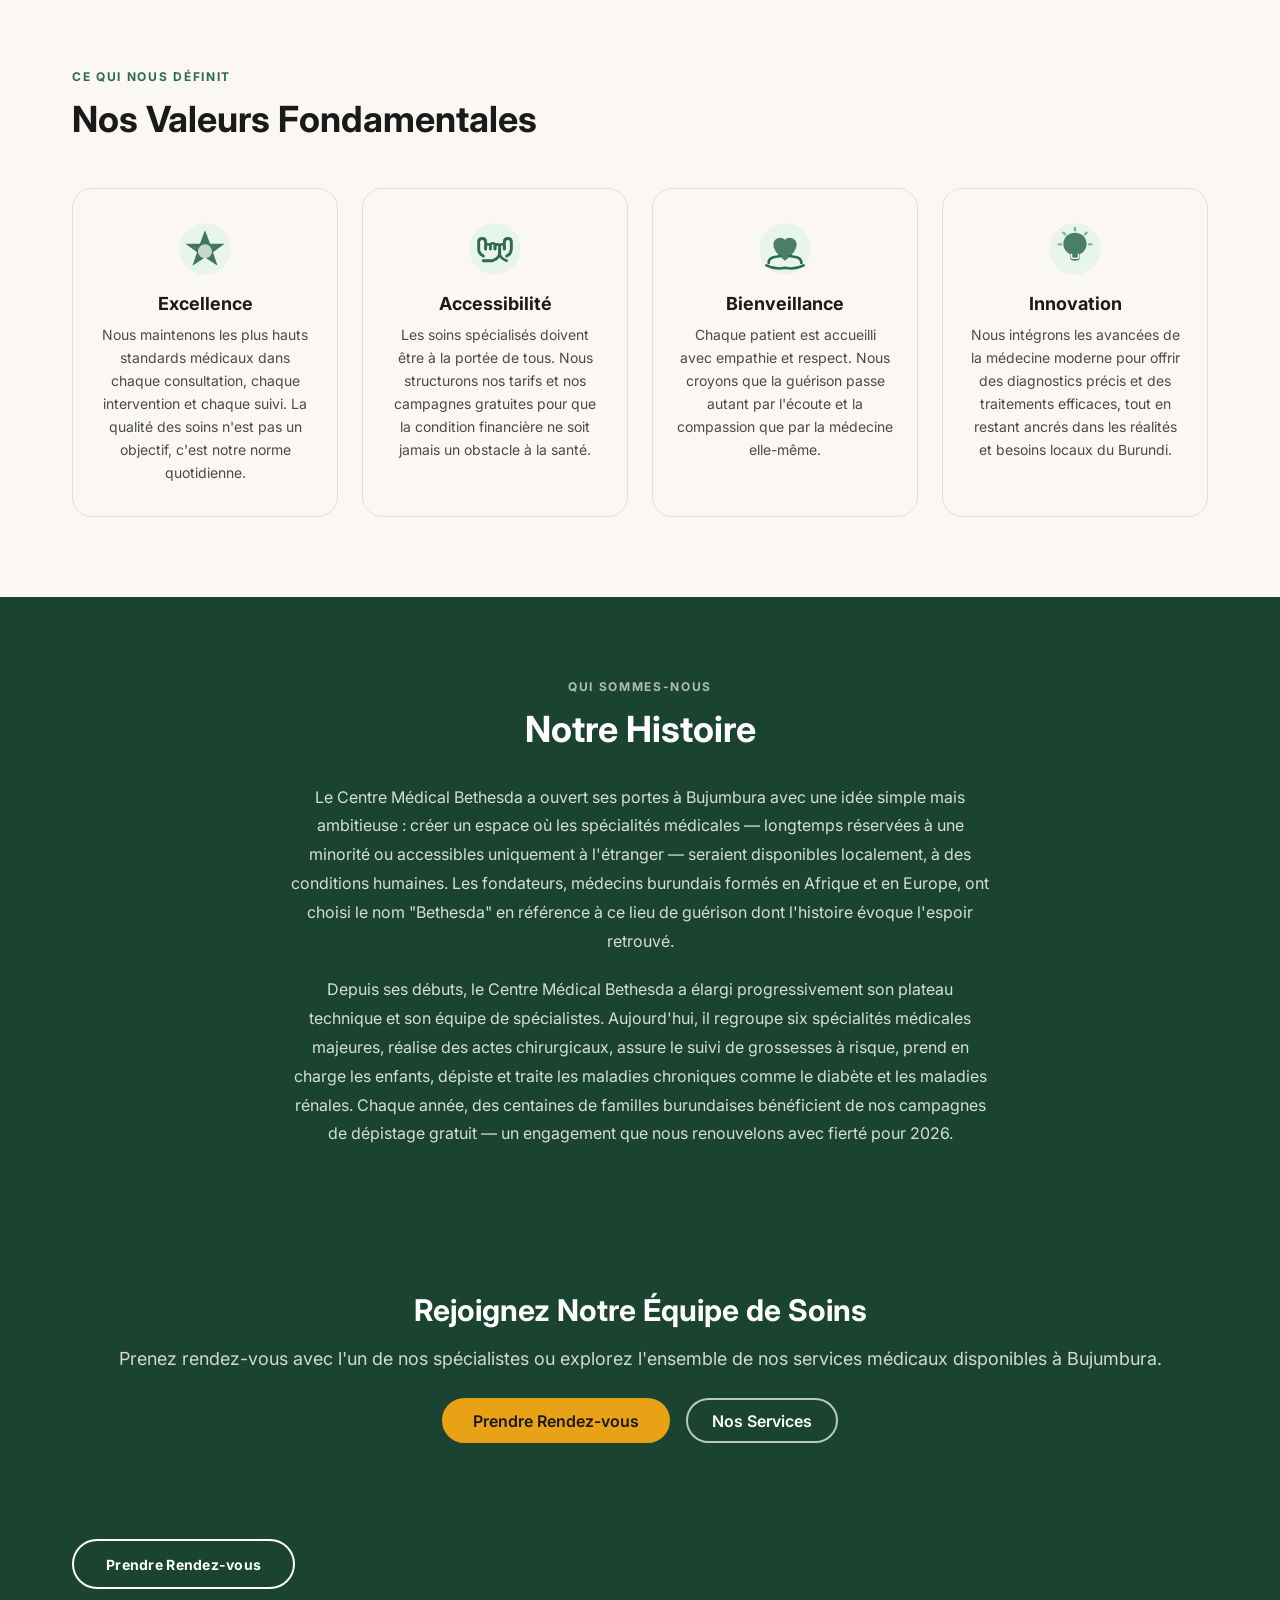
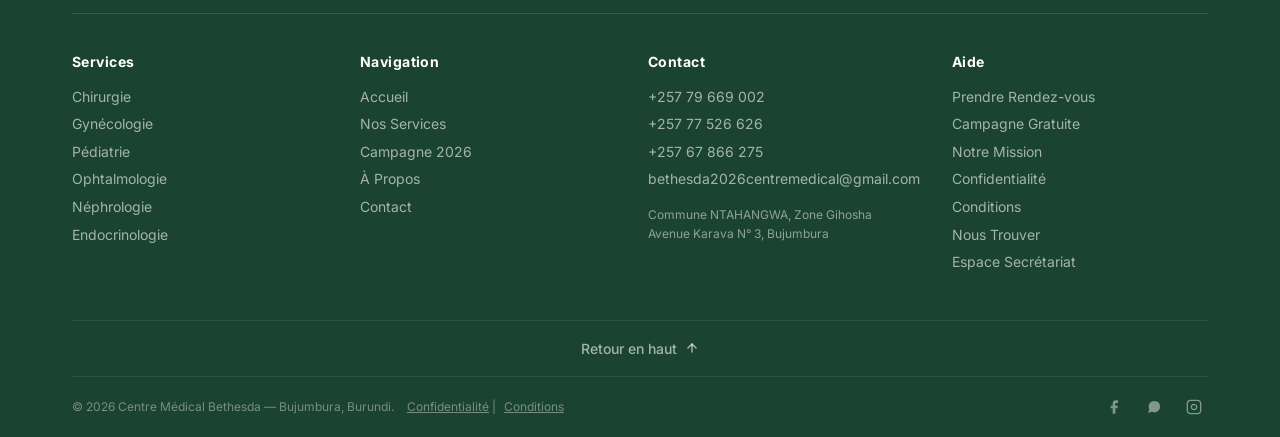
<file: a-propos.html>
<!DOCTYPE html>
<html lang="fr">

<head>
  <!-- Google Tag Manager -->
  <script>(function (w, d, s, l, i) {
      w[l] = w[l] || []; w[l].push({
        'gtm.start':
          new Date().getTime(), event: 'gtm.js'
      }); var f = d.getElementsByTagName(s)[0],
        j = d.createElement(s), dl = l != 'dataLayer' ? '&l=' + l : ''; j.async = true; j.src =
          'https://www.googletagmanager.com/gtm.js?id=' + i + dl; f.parentNode.insertBefore(j, f);
    })(window, document, 'script', 'dataLayer', 'GTM-KMPRK2CF');</script>
  <!-- End Google Tag Manager -->

  <!-- Google tag (gtag.js) -->
  <script async src="https://www.googletagmanager.com/gtag/js?id=AW-17978379720"></script>
  <script>
    window.dataLayer = window.dataLayer || [];
    function gtag() { dataLayer.push(arguments); }
    gtag('js', new Date());

    gtag('config', 'AW-17978379720');
  </script>
  <meta charset="UTF-8">
  <meta name="viewport" content="width=device-width, initial-scale=1.0">

  <!-- SEO Meta Tags -->
  <title>À Propos — Centre Médical Bethesda, Bujumbura</title>
  <meta name="description"
    content="Découvrez notre mission, notre histoire et nos valeurs. Le Centre Médical Bethesda rassemble des spécialistes pour offrir des soins qualitatifs à Bujumbura.">
  <meta name="keywords"
    content="à propos Bethesda, mission centre médical, histoire clinique Bujumbura, valeurs hôpital">
  <meta name="author" content="Centre Médical Bethesda">
  <link rel="canonical" href="https://www.cmbethesda.com/a-propos">

  <!-- Open Graph / Facebook -->
  <meta property="og:type" content="website">
  <meta property="og:url" content="https://www.cmbethesda.com/a-propos">
  <meta property="og:title" content="À Propos — Centre Médical Bethesda">
  <meta property="og:description"
    content="Notre mission : rapprocher des soins spécialisés de qualité de chaque famille. Découvrez notre histoire.">
  <meta property="og:image" content="https://www.cmbethesda.com/images/facebook-cover.png">
  <meta property="og:site_name" content="Centre Médical Bethesda">

  <!-- Twitter -->
  <meta name="twitter:card" content="summary_large_image">
  <meta name="twitter:url" content="https://www.cmbethesda.com/a-propos">
  <meta name="twitter:title" content="À Propos — Centre Médical Bethesda">
  <meta name="twitter:description" content="Découvrez la mission et les valeurs de notre centre médical à Bujumbura.">
  <meta name="twitter:image" content="https://www.cmbethesda.com/images/facebook-cover.png">

  <!-- Favicon & Styles -->
  <meta name="theme-color" content="#1B4332">
  <link rel="icon" type="image/png" href="images/favicon_1.png?v=3">
  <link rel="apple-touch-icon" href="images/favicon_1.png?v=3">
  <link rel="preconnect" href="https://fonts.googleapis.com">
  <link rel="preconnect" href="https://fonts.gstatic.com" crossorigin>
  <link rel="stylesheet"
    href="https://fonts.googleapis.com/css2?family=Inter:wght@400;500;600;700&family=Playfair+Display:wght@700&display=swap">
  <link rel="stylesheet" href="css/styles.css?v=2">
  <!-- Meta Pixel Code -->
  <script>
    !function (f, b, e, v, n, t, s) {
      if (f.fbq) return; n = f.fbq = function () {
        n.callMethod ?
          n.callMethod.apply(n, arguments) : n.queue.push(arguments)
      };
      if (!f._fbq) f._fbq = n; n.push = n; n.loaded = !0; n.version = '2.0';
      n.queue = []; t = b.createElement(e); t.async = !0;
      t.src = v; s = b.getElementsByTagName(e)[0];
      s.parentNode.insertBefore(t, s)
    }(window, document, 'script',
      'https://connect.facebook.net/en_US/fbevents.js');
    fbq('init', '1483412680011645');
    fbq('track', 'PageView');
  </script>
  <noscript><img height="1" width="1" style="display:none"
      src="https://www.facebook.com/tr?id=1483412680011645&ev=PageView&noscript=1" /></noscript>
  <!-- End Meta Pixel Code -->
  <!-- Structured Data (JSON-LD) -->
  <script type="application/ld+json">
  {
    "@context": "https://schema.org",
    "@type": "BreadcrumbList",
    "itemListElement": [
      {"@type": "ListItem", "position": 1, "name": "Accueil", "item": "https://www.cmbethesda.com/"},
      {"@type": "ListItem", "position": 2, "name": "À Propos", "item": "https://www.cmbethesda.com/a-propos"}
    ]
  }
  </script>
</head>

<body>
  <!-- Google Tag Manager (noscript) -->
  <noscript><iframe src="https://www.googletagmanager.com/ns.html?id=GTM-KMPRK2CF" height="0" width="0"
      style="display:none;visibility:hidden"></iframe></noscript>
  <!-- End Google Tag Manager (noscript) -->

  <!-- TOP CTA BAR -->
  <div class="top-bar">
    <span class="top-bar-phone"><span class="top-bar-label">📞 Appelez ou SMS :</span> <a href="contact.html">+257 79 669 002</a></span>
    <span class="top-bar-sep" aria-hidden="true">|</span>
    <a href="contact.html">Prendre RDV →</a>
    <span class="top-bar-sep" aria-hidden="true">|</span>
    <a href="campagne.html" class="top-bar-campaign">🎁 Campagne Gratuite →</a>
  </div>

  <!-- NAVIGATION -->
  <header id="nav">
    <div class="nav-inner">
      <a href="index.html" class="logo" style="display: flex; align-items: center;">
        <img src="images/logo-white-bg.webp" alt="Centre Médical Bethesda Logo" class="brand-logo" />
      </a>
      <nav class="desktop-nav">
        <div class="nav-dropdown">
          <a class="nav-link" tabindex="0">Nos Services <svg class="dropdown-arrow" viewBox="0 0 12 12" fill="none">
              <path d="M2 4l4 4 4-4" stroke="currentColor" stroke-width="1.8" stroke-linecap="round"
                stroke-linejoin="round" />
            </svg></a>
          <div class="dropdown-menu">
            <a href="services/chirurgie.html">Chirurgie</a>
            <a href="services/gynecologie.html">Gynécologie</a>
            <a href="services/pediatrie.html">Pédiatrie</a>
            <a href="services/ophtalmologie.html">Ophtalmologie</a>
            <a href="services/nephrologie.html">Néphrologie</a>
            <a href="services/endocrinologie.html">Endocrinologie-diabétologie</a>
          </div>
        </div>
        <a href="campagne.html" class="nav-link">Campagne <span class="nav-badge">Gratuit</span></a>
        <a href="a-propos.html" class="nav-link">À Propos</a>
        <a href="contact.html" class="nav-link">Contact</a>
      </nav>
      <a href="contact.html" class="btn btn-accent btn-sm">Prendre RDV</a>
      <button class="hamburger" aria-label="Ouvrir le menu" aria-expanded="false">
        <svg width="24" height="24" viewBox="0 0 24 24" fill="none" stroke="currentColor" stroke-width="2"
          stroke-linecap="round">
          <line x1="3" y1="6" x2="21" y2="6" />
          <line x1="3" y1="12" x2="21" y2="12" />
          <line x1="3" y1="18" x2="21" y2="18" />
        </svg>
      </button>
    </div>
    <nav class="mobile-nav">
      <div class="mobile-services-group">
        <button class="mobile-services-toggle">Nos Services <svg class="dropdown-arrow" width="16" height="16"
            viewBox="0 0 12 12" fill="none">
            <path d="M2 4l4 4 4-4" stroke="currentColor" stroke-width="1.8" stroke-linecap="round"
              stroke-linejoin="round" />
          </svg></button>
        <div class="mobile-services-submenu">
          <a href="services/chirurgie.html">Chirurgie</a>
          <a href="services/gynecologie.html">Gynécologie</a>
          <a href="services/pediatrie.html">Pédiatrie</a>
          <a href="services/ophtalmologie.html">Ophtalmologie</a>
          <a href="services/nephrologie.html">Néphrologie</a>
          <a href="services/endocrinologie.html">Endocrinologie-diabétologie</a>
        </div>
      </div>
      <a href="campagne.html">Campagne Médicale</a>
      <a href="a-propos.html">À Propos</a>
      <a href="contact.html">Contact</a>
      <a href="contact.html" class="btn btn-accent"
        style="margin-top:0.5rem;text-align:center;justify-content:center;">Prendre Rendez-vous</a>
    </nav>
  </header>

  <!-- SUB-HERO -->
  <section class="sub-hero">
    <div class="container">
      <p class="breadcrumb"><a href="index.html">Accueil</a> &rsaquo; À Propos</p>
      <h1>Notre Mission</h1>
      <p class="sub-hero-subtitle">Rapprocher des soins spécialisés de qualité de chaque famille de la communauté de
        Bujumbura — sans barrières, sans distinction.</p>
    </div>
  </section>

  <!-- MISSION SECTION -->
  <section class="section mission-section">
    <div class="container mission-inner">
      <!-- Left: blockquote -->
      <div class="mission-quote-col">
        <blockquote class="mission-quote">
          <svg class="quote-icon" width="48" height="48" viewBox="0 0 48 48" fill="none">
            <path
              d="M10 28c0-6.627 5.373-12 12-12v4c-4.418 0-8 3.582-8 8v8H6v-8zm20 0c0-6.627 5.373-12 12-12v4c-4.418 0-8 3.582-8 8v8H26v-8z"
              fill="#2D6A4F" opacity="0.18" />
          </svg>
          "Rapprocher les soins spécialisés de toute la population, favoriser le dépistage précoce des maladies
          chroniques et offrir un soutien médical de qualité à tous sans distinction."
        </blockquote>
        <p class="mission-quote-author">— Fondateurs, Centre Médical Bethesda</p>
      </div>

      <!-- Right: text + illustration -->
      <div class="mission-text">
        <p>Le Centre Médical Bethesda est né d'une conviction profonde : chaque habitant de Bujumbura mérite un accès à
          des soins spécialisés dignes, quelle que soit sa condition sociale. Fondé avec l'ambition de combler le fossé
          entre les besoins médicaux de la communauté et l'offre de soins disponible, notre centre rassemble des
          médecins spécialistes engagés autour d'une même vocation.</p>
        <p>Notre engagement envers la communauté burundaise va au-delà de la simple prestation médicale. Nous organisons
          des campagnes de sensibilisation et de dépistage gratuit, contribuant activement à la prévention des maladies
          chroniques telles que le diabète, l'hypertension et les maladies rénales — pathologies dont la détection
          précoce sauve des vies.</p>
        <p>Notre équipe pluridisciplinaire — chirurgiens, gynécologues, pédiatres, ophtalmologues, néphrologues et
          endocrinologues — travaille chaque jour avec dévouement pour que chaque patient reparte avec soin, dignité et
          espoir. Bethesda, c'est plus qu'une clinique : c'est un partenaire de santé pour toute la vie.</p>

        <!-- Photo équipe -->
        <div class="mission-visual-wrap">
          <img class="mission-visual" src="images/equipe-bethesda.webp"
            alt="L'équipe médicale du Centre Médical Bethesda — médecins et infirmiers" width="900" height="507"
            loading="lazy" />
        </div>
      </div>
    </div>
  </section>

  <!-- VALUES GRID -->
  <section class="section values-section">
    <div class="container">
      <p class="section-eyebrow">Ce qui nous définit</p>
      <h2 class="section-title">Nos Valeurs Fondamentales</h2>
      <div class="values-grid">

        <!-- Excellence -->
        <div class="value-card">
          <div class="value-icon">
            <svg viewBox="0 0 48 48" fill="none" xmlns="http://www.w3.org/2000/svg">
              <circle cx="24" cy="24" r="22" fill="#E8F5E9" />
              <polygon
                points="24,8 28.4,19.6 40.8,19.6 30.8,26.8 34.8,38.4 24,31.2 13.2,38.4 17.2,26.8 7.2,19.6 19.6,19.6"
                fill="#2D6A4F" opacity="0.9" />
              <circle cx="24" cy="26" r="6" fill="white" opacity="0.7" />
            </svg>
          </div>
          <h3 class="value-title">Excellence</h3>
          <p class="value-desc">Nous maintenons les plus hauts standards médicaux dans chaque consultation, chaque
            intervention et chaque suivi. La qualité des soins n'est pas un objectif, c'est notre norme quotidienne.</p>
        </div>

        <!-- Accessibilité -->
        <div class="value-card">
          <div class="value-icon">
            <svg viewBox="0 0 48 48" fill="none" xmlns="http://www.w3.org/2000/svg">
              <circle cx="24" cy="24" r="22" fill="#E8F5E9" />
              <!-- Two open hands -->
              <path d="M14 30 Q10 28 10 24 L10 18 Q10 15 13 15 Q16 15 16 18 L16 24" stroke="#2D6A4F" stroke-width="2.5"
                fill="none" stroke-linecap="round" stroke-linejoin="round" />
              <path d="M16 24 L16 22 Q16 20 18 20 Q20 20 20 22 L20 24" stroke="#2D6A4F" stroke-width="2.2" fill="none"
                stroke-linecap="round" />
              <path d="M20 24 L20 21 Q20 19 22 19 Q24 19 24 21 L24 24" stroke="#2D6A4F" stroke-width="2.2" fill="none"
                stroke-linecap="round" />
              <path d="M24 24 L24 22 Q24 20 26 20 Q28 20 28 22 L28 27 Q28 32 22 34 L14 34" stroke="#2D6A4F"
                stroke-width="2.5" fill="none" stroke-linecap="round" stroke-linejoin="round" />
              <!-- Right hand mirror -->
              <path d="M34 30 Q38 28 38 24 L38 18 Q38 15 35 15 Q32 15 32 18 L32 24" stroke="#2D6A4F" stroke-width="2.5"
                fill="none" stroke-linecap="round" stroke-linejoin="round" />
              <path d="M32 24 L32 22 Q32 20 30 20 Q28 20 28 22 L28 27 Q28 32 34 34 L34 34" stroke="#2D6A4F"
                stroke-width="2.2" fill="none" stroke-linecap="round" stroke-linejoin="round" />
            </svg>
          </div>
          <h3 class="value-title">Accessibilité</h3>
          <p class="value-desc">Les soins spécialisés doivent être à la portée de tous. Nous structurons nos tarifs et
            nos campagnes gratuites pour que la condition financière ne soit jamais un obstacle à la santé.</p>
        </div>

        <!-- Bienveillance -->
        <div class="value-card">
          <div class="value-icon">
            <svg viewBox="0 0 48 48" fill="none" xmlns="http://www.w3.org/2000/svg">
              <circle cx="24" cy="24" r="22" fill="#E8F5E9" />
              <!-- Heart -->
              <path d="M24 34 Q14 27 14 20 A6 6 0 0 1 24 16 A6 6 0 0 1 34 20 Q34 27 24 34Z" fill="#2D6A4F"
                opacity="0.85" />
              <!-- Hands cradling heart -->
              <path d="M10 36 Q10 32 14 31 L20 30" stroke="#2D6A4F" stroke-width="2.2" fill="none"
                stroke-linecap="round" />
              <path d="M38 36 Q38 32 34 31 L28 30" stroke="#2D6A4F" stroke-width="2.2" fill="none"
                stroke-linecap="round" />
              <path d="M8 38 Q16 42 24 40 Q32 42 40 38" stroke="#2D6A4F" stroke-width="2.2" fill="none"
                stroke-linecap="round" />
            </svg>
          </div>
          <h3 class="value-title">Bienveillance</h3>
          <p class="value-desc">Chaque patient est accueilli avec empathie et respect. Nous croyons que la guérison
            passe autant par l'écoute et la compassion que par la médecine elle-même.</p>
        </div>

        <!-- Innovation -->
        <div class="value-card">
          <div class="value-icon">
            <svg viewBox="0 0 48 48" fill="none" xmlns="http://www.w3.org/2000/svg">
              <circle cx="24" cy="24" r="22" fill="#E8F5E9" />
              <!-- Lightbulb -->
              <path
                d="M24 10 C18 10 14 14.5 14 19.5 C14 23.5 16.5 27 20 28.5 L20 32 Q20 34 24 34 Q28 34 28 32 L28 28.5 C31.5 27 34 23.5 34 19.5 C34 14.5 30 10 24 10Z"
                fill="#2D6A4F" opacity="0.85" />
              <!-- Filament detail -->
              <path d="M21 28 L21 31 Q21 32 24 32 Q27 32 27 31 L27 28" stroke="white" stroke-width="1.2" fill="none" />
              <!-- Glow lines -->
              <line x1="24" y1="6" x2="24" y2="8" stroke="#2D6A4F" stroke-width="2" stroke-linecap="round"
                opacity="0.5" />
              <line x1="34" y1="10" x2="32.5" y2="11.5" stroke="#2D6A4F" stroke-width="2" stroke-linecap="round"
                opacity="0.5" />
              <line x1="14" y1="10" x2="15.5" y2="11.5" stroke="#2D6A4F" stroke-width="2" stroke-linecap="round"
                opacity="0.5" />
              <line x1="38" y1="20" x2="36" y2="20" stroke="#2D6A4F" stroke-width="2" stroke-linecap="round"
                opacity="0.5" />
              <line x1="10" y1="20" x2="12" y2="20" stroke="#2D6A4F" stroke-width="2" stroke-linecap="round"
                opacity="0.5" />
            </svg>
          </div>
          <h3 class="value-title">Innovation</h3>
          <p class="value-desc">Nous intégrons les avancées de la médecine moderne pour offrir des diagnostics précis et
            des traitements efficaces, tout en restant ancrés dans les réalités et besoins locaux du Burundi.</p>
        </div>

      </div>
    </div>
  </section>

  <!-- HISTORY SECTION -->
  <section class="section history-section">
    <div class="container">
      <p class="section-eyebrow" style="color:rgba(255,255,255,0.65);">Qui sommes-nous</p>
      <h2 class="section-title" style="color:white;">Notre Histoire</h2>
      <div class="history-body">
        <p>Le Centre Médical Bethesda a ouvert ses portes à Bujumbura avec une idée simple mais ambitieuse : créer un
          espace où les spécialités médicales — longtemps réservées à une minorité ou accessibles uniquement à
          l'étranger — seraient disponibles localement, à des conditions humaines. Les fondateurs, médecins burundais
          formés en Afrique et en Europe, ont choisi le nom "Bethesda" en référence à ce lieu de guérison dont
          l'histoire évoque l'espoir retrouvé.</p>
        <p>Depuis ses débuts, le Centre Médical Bethesda a élargi progressivement son plateau technique et son équipe de
          spécialistes. Aujourd'hui, il regroupe six spécialités médicales majeures, réalise des actes chirurgicaux,
          assure le suivi de grossesses à risque, prend en charge les enfants, dépiste et traite les maladies chroniques
          comme le diabète et les maladies rénales. Chaque année, des centaines de familles burundaises bénéficient de
          nos campagnes de dépistage gratuit — un engagement que nous renouvelons avec fierté pour 2026.</p>
      </div>
    </div>
  </section>

  <!-- CTA BAND -->
  <section class="cta-band">
    <div class="container">
      <h2>Rejoignez Notre Équipe de Soins</h2>
      <p>Prenez rendez-vous avec l'un de nos spécialistes ou explorez l'ensemble de nos services médicaux disponibles à
        Bujumbura.</p>
      <div class="cta-band-actions">
        <a href="contact.html" class="btn btn-accent">Prendre Rendez-vous</a>
        <a href="services.html" class="btn btn-outline-white">Nos Services</a>
      </div>
    </div>
  </section>

  <!-- FOOTER -->
  <footer id="footer">
    <div class="container">

      <!-- Top Bar: CTA -->
      <div class="footer-top-bar">
        <a href="contact.html" class="footer-cta-btn">Prendre Rendez-vous</a>
      </div>

      <!-- 4-Column Links -->
      <div class="footer-columns">

        <div class="footer-col">
          <h4>Services</h4>
          <a href="services/chirurgie.html">Chirurgie</a>
          <a href="services/gynecologie.html">Gynécologie</a>
          <a href="services/pediatrie.html">Pédiatrie</a>
          <a href="services/ophtalmologie.html">Ophtalmologie</a>
          <a href="services/nephrologie.html">Néphrologie</a>
          <a href="services/endocrinologie.html">Endocrinologie</a>
        </div>

        <div class="footer-col">
          <h4>Navigation</h4>
          <a href="index.html">Accueil</a>
          <a href="services.html">Nos Services</a>
          <a href="campagne.html">Campagne 2026</a>
          <a href="a-propos.html">À Propos</a>
          <a href="contact.html">Contact</a>
        </div>

        <div class="footer-col">
          <h4>Contact</h4>
          <a href="tel:+25779669002">+257 79 669 002</a>
          <a href="tel:+25777526626">+257 77 526 626</a>
          <a href="tel:+25767866275">+257 67 866 275</a>
          <a href="mailto:bethesda2026centremedical@gmail.com">bethesda2026centremedical@gmail.com</a>
          <span class="footer-info">Commune NTAHANGWA, Zone Gihosha<br>Avenue Karava N° 3, Bujumbura</span>
        </div>

        <div class="footer-col">
          <h4>Aide</h4>
          <a href="contact.html">Prendre Rendez-vous</a>
          <a href="campagne.html">Campagne Gratuite</a>
          <a href="a-propos.html">Notre Mission</a>
          <a href="politique-de-confidentialite.html">Confidentialité</a>
          <a href="conditions-generales.html">Conditions</a>
          <a href="https://maps.google.com/?q=J9WQ%2BQQR+Bujumbura" target="_blank" rel="noopener">Nous Trouver</a>
          <a href="/login">Espace Secrétariat</a>
        </div>

      </div>

      <!-- Back to Top -->
      <div class="footer-back-top">
        <a href="#" onclick="window.scrollTo({top: 0, behavior: 'smooth'}); return false;">
          Retour en haut
          <svg width="14" height="14" viewBox="0 0 24 24" fill="none" stroke="currentColor" stroke-width="2.5"
            stroke-linecap="round" stroke-linejoin="round">
            <path d="M12 19V5" />
            <path d="M5 12l7-7 7 7" />
          </svg>
        </a>
      </div>

    </div>

    <!-- Bottom Bar -->
    <div class="container">
      <div class="footer-bottom">
        <div class="footer-bottom-left">
          <p>© 2026 Centre Médical Bethesda — Bujumbura, Burundi.
            <a href="politique-de-confidentialite.html"
              style="text-decoration: underline; margin-left: 10px;">Confidentialité</a> |
            <a href="conditions-generales.html" style="text-decoration: underline; margin-left: 5px;">Conditions</a>
          </p>
        </div>
        <div class="footer-bottom-right">
          <a href="https://www.facebook.com/centremedicalbethesda" class="social-link" aria-label="Facebook"
            target="_blank" rel="noopener">
            <svg width="16" height="16" viewBox="0 0 24 24" fill="currentColor">
              <path d="M18 2h-3a5 5 0 00-5 5v3H7v4h3v8h4v-8h3l1-4h-4V7a1 1 0 011-1h3z" />
            </svg>
          </a>
          <a href="https://wa.me/25779669002" class="social-link" aria-label="WhatsApp" target="_blank" rel="noopener">
            <svg width="16" height="16" viewBox="0 0 24 24" fill="currentColor">
              <path
                d="M21 11.5a8.38 8.38 0 01-.9 3.8 8.5 8.5 0 01-7.6 4.7 8.38 8.38 0 01-3.8-.9L3 21l1.9-5.7a8.38 8.38 0 01-.9-3.8 8.5 8.5 0 014.7-7.6 8.38 8.38 0 013.8-.9h.5a8.48 8.48 0 018 8v.5z" />
            </svg>
          </a>
          <a href="https://www.instagram.com/cm_bethesda" class="social-link" aria-label="Instagram" target="_blank"
            rel="noopener">
            <svg width="16" height="16" viewBox="0 0 24 24" fill="none" stroke="currentColor" stroke-width="2">
              <rect x="2" y="2" width="20" height="20" rx="5" />
              <path d="M16 11.37A4 4 0 1112.63 8 4 4 0 0116 11.37z" />
              <line x1="17.5" y1="6.5" x2="17.51" y2="6.5" />
            </svg>
          </a>
        </div>
      </div>
    </div>
  </footer>
  <script src="js/main.js"></script>

  <!-- Floating WhatsApp Button -->
  <a href="https://wa.me/25779669002" class="floating-whatsapp" target="_blank" rel="noopener"
    aria-label="Contactez-nous sur WhatsApp">
    <svg viewBox="0 0 24 24" fill="currentColor">
      <path
        d="M17.472 14.382c-.297-.149-1.758-.867-2.03-.967-.273-.099-.471-.148-.67.15-.197.297-.767.966-.94 1.164-.173.199-.347.223-.644.075-.297-.15-1.255-.463-2.39-1.475-.888-.788-1.489-1.761-1.662-2.062-.173-.297-.018-.458.13-.606.134-.133.298-.347.446-.52.149-.174.198-.298.298-.497.099-.198.05-.371-.025-.52-.075-.149-.669-1.612-.916-2.207-.242-.579-.487-.5-.669-.51a12.8 12.8 0 0 0-.57-.01c-.198 0-.52.074-.792.372-.272.297-1.04 1.016-1.04 2.479 0 1.462 1.065 2.875 1.213 3.074.149.198 2.096 3.2 5.077 4.487.709.306 1.262.489 1.694.625.712.227 1.36.195 1.871.118.571-.085 1.758-.719 2.006-1.413.248-.694.248-1.289.173-1.413-.074-.124-.272-.198-.57-.347m-5.421 7.403h-.004a9.87 9.87 0 0 1-5.031-1.378l-.361-.214-3.741.982.998-3.648-.235-.374a9.86 9.86 0 0 1-1.51-5.26c.001-5.45 4.436-9.884 9.888-9.884 2.64 0 5.122 1.03 6.988 2.898a9.825 9.825 0 0 1 2.893 6.994c-.003 5.45-4.437 9.884-9.885 9.884m8.413-18.297A11.815 11.815 0 0 0 12.05 0C5.495 0 .16 5.335.157 11.892c0 2.096.547 4.142 1.588 5.945L.057 24l6.305-1.654a11.882 11.882 0 0 0 5.683 1.448h.005c6.554 0 11.89-5.335 11.893-11.893a11.821 11.821 0 0 0-3.48-8.413z" />
    </svg>
  </a>
  <!-- Start of HubSpot Embed Code -->
  <script type="text/javascript" id="hs-script-loader" async defer src="//js-eu1.hs-scripts.com/147937804.js"></script>
  <!-- End of HubSpot Embed Code -->
  <!-- WhatsApp Float -->
  <a class="whatsapp-float" href="https://wa.me/25779669002" target="_blank" rel="noopener noreferrer" aria-label="Discuter sur WhatsApp">
    <svg xmlns="http://www.w3.org/2000/svg" viewBox="0 0 24 24"><path d="M17.472 14.382c-.297-.149-1.758-.867-2.03-.967-.273-.099-.471-.148-.67.15-.197.297-.767.966-.94 1.164-.173.199-.347.223-.644.075-.297-.15-1.255-.463-2.39-1.475-.883-.788-1.48-1.761-1.653-2.059-.173-.297-.018-.458.13-.606.134-.133.298-.347.446-.52.149-.174.198-.298.298-.497.099-.198.05-.371-.025-.52-.075-.149-.669-1.612-.916-2.207-.242-.579-.487-.5-.669-.51-.173-.008-.371-.01-.57-.01-.198 0-.52.074-.792.372-.272.297-1.04 1.016-1.04 2.479 0 1.462 1.065 2.875 1.213 3.074.149.198 2.096 3.2 5.077 4.487.709.306 1.262.489 1.694.625.712.227 1.36.195 1.871.118.571-.085 1.758-.719 2.006-1.413.248-.694.248-1.289.173-1.413-.074-.124-.272-.198-.57-.347m-5.421 7.403h-.004a9.87 9.87 0 01-5.031-1.378l-.361-.214-3.741.982.998-3.648-.235-.374a9.86 9.86 0 01-1.51-5.26c.001-5.45 4.436-9.884 9.888-9.884 2.64 0 5.122 1.03 6.988 2.898a9.825 9.825 0 012.893 6.994c-.003 5.45-4.437 9.884-9.885 9.884m8.413-18.297A11.815 11.815 0 0012.05 0C5.495 0 .16 5.335.157 11.892c0 2.096.547 4.142 1.588 5.945L.057 24l6.305-1.654a11.882 11.882 0 005.683 1.448h.005c6.554 0 11.890-5.335 11.893-11.893a11.821 11.821 0 00-3.48-8.413z"/></svg>
  </a>
</body>

</html>
</file>
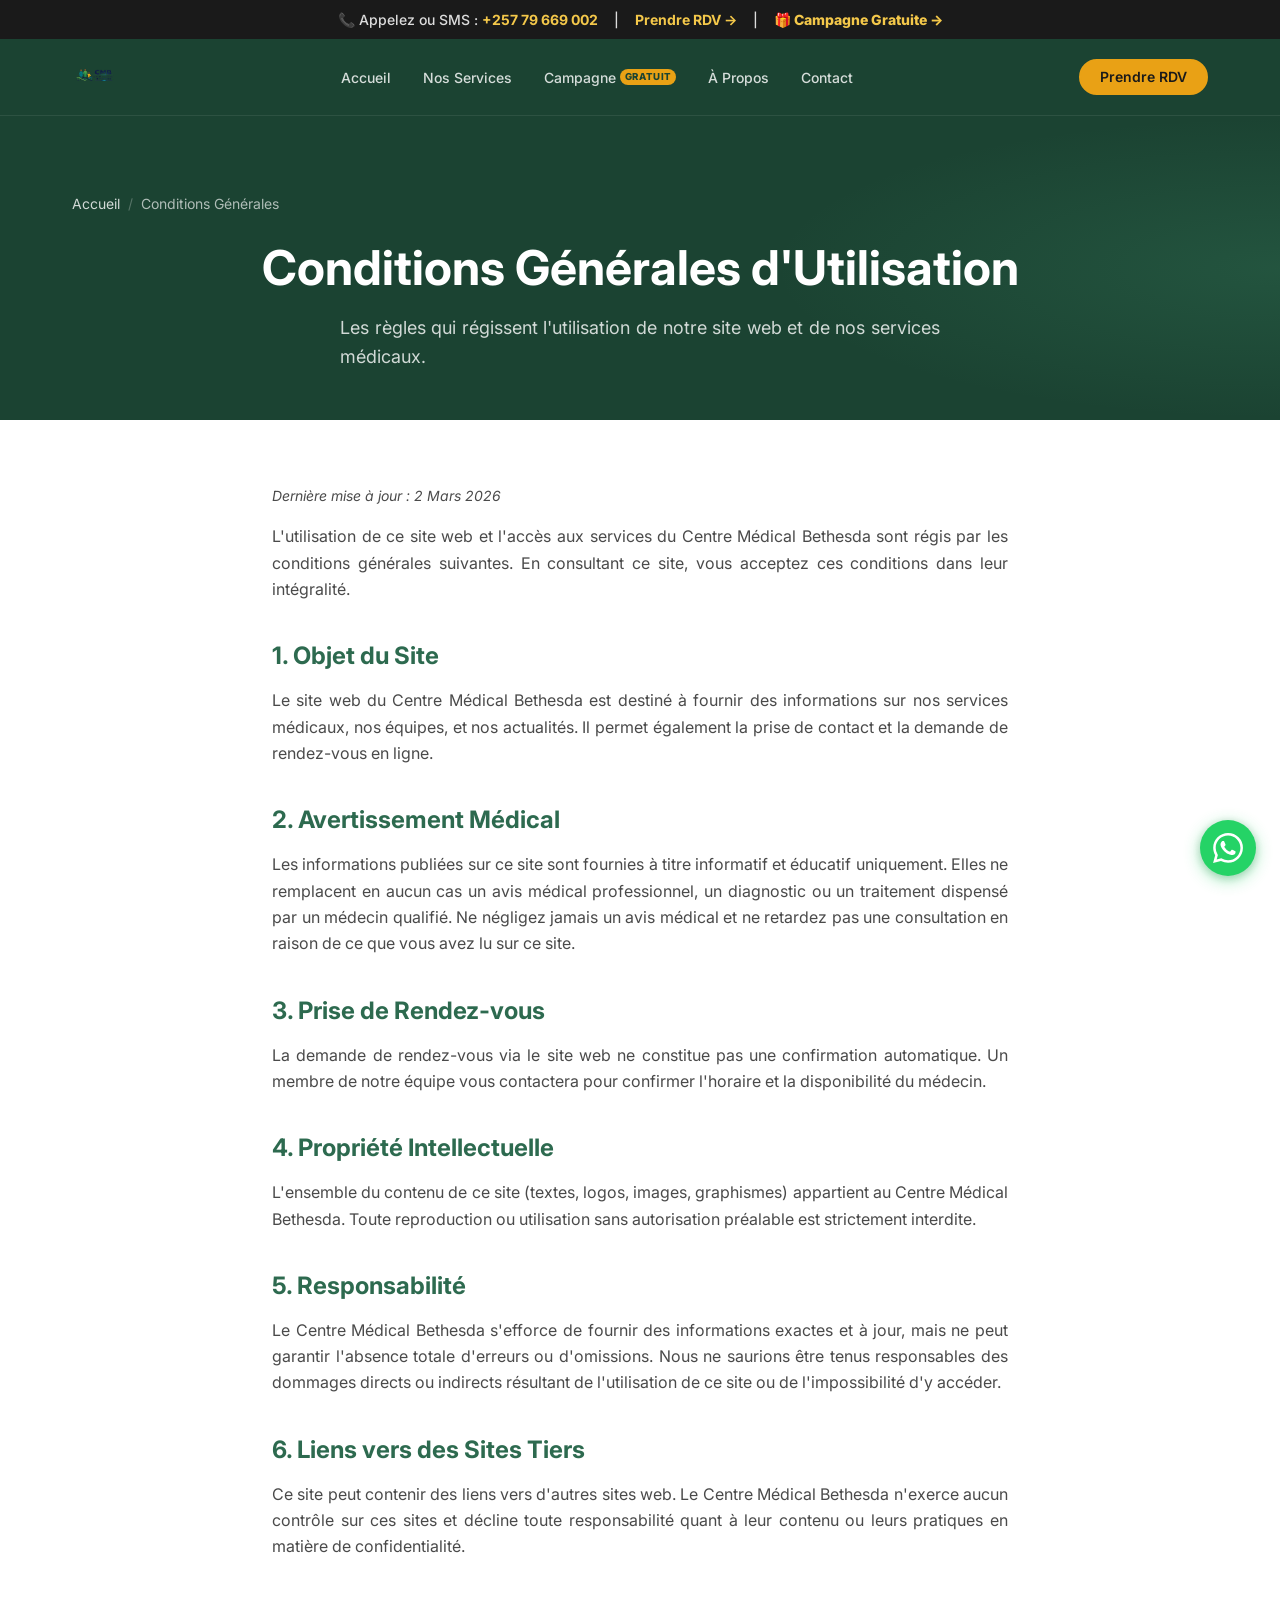
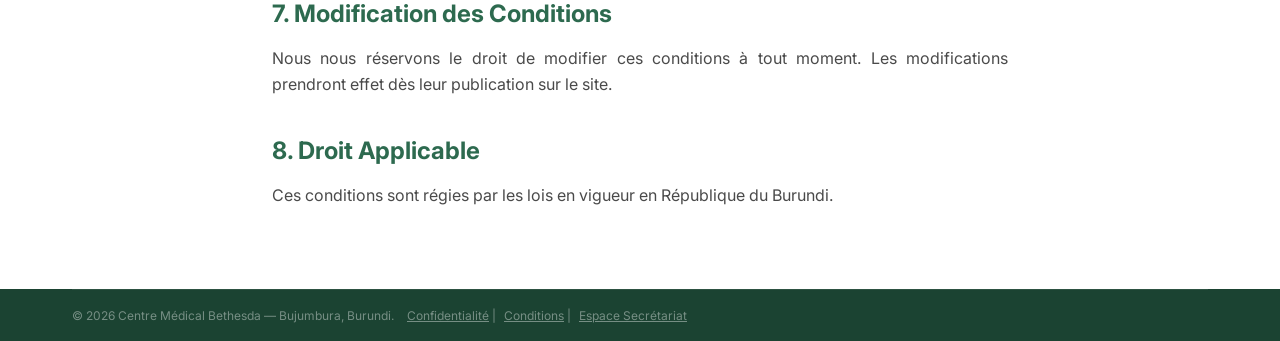
<file: conditions-generales.html>
<!DOCTYPE html>
<html lang="fr">

<head>
    <!-- Google Tag Manager -->
    <script>(function (w, d, s, l, i) {
            w[l] = w[l] || []; w[l].push({
                'gtm.start':
                    new Date().getTime(), event: 'gtm.js'
            }); var f = d.getElementsByTagName(s)[0],
                j = d.createElement(s), dl = l != 'dataLayer' ? '&l=' + l : ''; j.async = true; j.src =
                    'https://www.googletagmanager.com/gtm.js?id=' + i + dl; f.parentNode.insertBefore(j, f);
        })(window, document, 'script', 'dataLayer', 'GTM-KMPRK2CF');</script>
    <!-- End Google Tag Manager -->
    <meta charset="UTF-8">
    <meta name="viewport" content="width=device-width, initial-scale=1.0">
    <title>Conditions Générales d'Utilisation — Centre Médical Bethesda</title>
    <meta name="description"
        content="Conditions générales d'utilisation du site et des services du Centre Médical Bethesda à Bujumbura, Burundi.">
    <meta name="robots" content="noindex, follow">

    <!-- Favicon & Styles -->
    <link rel="icon" type="image/png" href="images/favicon_1.png?v=3">
    <link rel="stylesheet" href="css/styles.css?v=2">
    <link rel="preconnect" href="https://fonts.googleapis.com">
    <link rel="preconnect" href="https://fonts.gstatic.com" crossorigin>
    <link rel="stylesheet"
        href="https://fonts.googleapis.com/css2?family=Inter:wght@400;500;600;700&family=Playfair+Display:wght@700&display=swap">

    <style>
        .legal-content {
            padding-block: var(--space-16);
            max-width: 800px;
            margin-inline: auto;
            text-align: justify;
        }

        .sub-hero p {
            text-align: justify;
            margin-inline: auto;
        }

        .legal-content h2 {
            font-size: var(--text-2xl);
            margin-top: var(--space-10);
            margin-bottom: var(--space-4);
            color: var(--color-primary);
            text-align: left;
            /* Keep headings left-aligned for better readability */
        }

        .legal-content p {
            margin-bottom: var(--space-4);
            color: var(--color-mid);
        }

        .legal-content ul {
            margin-bottom: var(--space-6);
            list-style: decimal;
            padding-left: var(--space-6);
            text-align: left;
            /* Lists usually look better left-aligned */
        }

        .legal-content li {
            margin-bottom: var(--space-2);
            color: var(--color-mid);
        }

        .last-updated {
            font-size: var(--text-sm);
            color: var(--color-muted);
            margin-bottom: var(--space-8);
            font-style: italic;
            text-align: left;
        }
    </style>
</head>

<body>
    <!-- Google Tag Manager (noscript) -->
    <noscript><iframe src="https://www.googletagmanager.com/ns.html?id=GTM-KMPRK2CF" height="0" width="0"
            style="display:none;visibility:hidden"></iframe></noscript>
    <!-- End Google Tag Manager (noscript) -->

    <!-- TOP CTA BAR -->
    <div class="top-bar">
    <span class="top-bar-phone"><span class="top-bar-label">📞 Appelez ou SMS :</span> <a href="contact.html">+257 79 669 002</a></span>
    <span class="top-bar-sep" aria-hidden="true">|</span>
    <a href="contact.html">Prendre RDV →</a>
    <span class="top-bar-sep" aria-hidden="true">|</span>
    <a href="campagne.html" class="top-bar-campaign">🎁 Campagne Gratuite →</a>
  </div>

    <!-- NAVIGATION -->
    <header id="nav">
        <div class="nav-inner">
            <a href="index.html" class="logo">
                <img src="images/logo-white-bg.webp" alt="Centre Médical Bethesda Logo" class="brand-logo" />
            </a>
            <nav class="desktop-nav">
                <a href="index.html" class="nav-link">Accueil</a>
                <a href="services.html" class="nav-link">Nos Services</a>
                <a href="campagne.html" class="nav-link">Campagne <span class="nav-badge">Gratuit</span></a>
                <a href="a-propos.html" class="nav-link">À Propos</a>
                <a href="contact.html" class="nav-link">Contact</a>
            </nav>
            <a href="contact.html" class="btn btn-accent btn-sm">Prendre RDV</a>
        </div>
    </header>

    <main>
        <section class="sub-hero">
            <div class="container text-center">
                <nav class="breadcrumb">
                    <a href="index.html">Accueil</a>
                    <span class="breadcrumb-sep">/</span>
                    <span>Conditions Générales</span>
                </nav>
                <h1>Conditions Générales d'Utilisation</h1>
                <p>Les règles qui régissent l'utilisation de notre site web et de nos services médicaux.</p>
            </div>
        </section>

        <div class="container legal-content">
            <p class="last-updated">Dernière mise à jour : 2 Mars 2026</p>

            <p>L'utilisation de ce site web et l'accès aux services du Centre Médical Bethesda sont régis par les
                conditions générales suivantes. En consultant ce site, vous acceptez ces conditions dans leur
                intégralité.</p>

            <h2>1. Objet du Site</h2>
            <p>Le site web du Centre Médical Bethesda est destiné à fournir des informations sur nos services médicaux,
                nos équipes, et nos actualités. Il permet également la prise de contact et la demande de rendez-vous en
                ligne.</p>

            <h2>2. Avertissement Médical</h2>
            <p>Les informations publiées sur ce site sont fournies à titre informatif et éducatif uniquement. Elles ne
                remplacent en aucun cas un avis médical professionnel, un diagnostic ou un traitement dispensé par un
                médecin qualifié. Ne négligez jamais un avis médical et ne retardez pas une consultation en raison de ce
                que vous avez lu sur ce site.</p>

            <h2>3. Prise de Rendez-vous</h2>
            <p>La demande de rendez-vous via le site web ne constitue pas une confirmation automatique. Un membre de
                notre équipe vous contactera pour confirmer l'horaire et la disponibilité du médecin.</p>

            <h2>4. Propriété Intellectuelle</h2>
            <p>L'ensemble du contenu de ce site (textes, logos, images, graphismes) appartient au Centre Médical
                Bethesda. Toute reproduction ou utilisation sans autorisation préalable est strictement interdite.</p>

            <h2>5. Responsabilité</h2>
            <p>Le Centre Médical Bethesda s'efforce de fournir des informations exactes et à jour, mais ne peut garantir
                l'absence totale d'erreurs ou d'omissions. Nous ne saurions être tenus responsables des dommages directs
                ou indirects résultant de l'utilisation de ce site ou de l'impossibilité d'y accéder.</p>

            <h2>6. Liens vers des Sites Tiers</h2>
            <p>Ce site peut contenir des liens vers d'autres sites web. Le Centre Médical Bethesda n'exerce aucun
                contrôle sur ces sites et décline toute responsabilité quant à leur contenu ou leurs pratiques en
                matière de confidentialité.</p>

            <h2>7. Modification des Conditions</h2>
            <p>Nous nous réservons le droit de modifier ces conditions à tout moment. Les modifications prendront effet
                dès leur publication sur le site.</p>

            <h2>8. Droit Applicable</h2>
            <p>Ces conditions sont régies par les lois en vigueur en République du Burundi.</p>
        </div>
    </main>

    <!-- FOOTER -->
    <footer id="footer">
        <div class="container">
            <div class="footer-bottom">
                <div class="footer-bottom-left">
                    <p>© 2026 Centre Médical Bethesda — Bujumbura, Burundi.
                        <a href="politique-de-confidentialite.html"
                            style="text-decoration: underline; margin-left: 10px;">Confidentialité</a> |
                        <a href="conditions-generales.html"
                            style="text-decoration: underline; margin-left: 5px;">Conditions</a> |
                        <a href="/login" style="text-decoration: underline; margin-left: 5px;">Espace Secrétariat</a>
                    </p>
                </div>
            </div>
        </div>
    </footer>

    <script src="js/main.js"></script>
    <!-- Start of HubSpot Embed Code -->
    <script type="text/javascript" id="hs-script-loader" async defer
        src="//js-eu1.hs-scripts.com/147937804.js"></script>
    <!-- End of HubSpot Embed Code -->
  <!-- WhatsApp Float -->
  <a class="whatsapp-float" href="https://wa.me/25779669002" target="_blank" rel="noopener noreferrer" aria-label="Discuter sur WhatsApp">
    <svg xmlns="http://www.w3.org/2000/svg" viewBox="0 0 24 24"><path d="M17.472 14.382c-.297-.149-1.758-.867-2.03-.967-.273-.099-.471-.148-.67.15-.197.297-.767.966-.94 1.164-.173.199-.347.223-.644.075-.297-.15-1.255-.463-2.39-1.475-.883-.788-1.48-1.761-1.653-2.059-.173-.297-.018-.458.13-.606.134-.133.298-.347.446-.52.149-.174.198-.298.298-.497.099-.198.05-.371-.025-.52-.075-.149-.669-1.612-.916-2.207-.242-.579-.487-.5-.669-.51-.173-.008-.371-.01-.57-.01-.198 0-.52.074-.792.372-.272.297-1.04 1.016-1.04 2.479 0 1.462 1.065 2.875 1.213 3.074.149.198 2.096 3.2 5.077 4.487.709.306 1.262.489 1.694.625.712.227 1.36.195 1.871.118.571-.085 1.758-.719 2.006-1.413.248-.694.248-1.289.173-1.413-.074-.124-.272-.198-.57-.347m-5.421 7.403h-.004a9.87 9.87 0 01-5.031-1.378l-.361-.214-3.741.982.998-3.648-.235-.374a9.86 9.86 0 01-1.51-5.26c.001-5.45 4.436-9.884 9.888-9.884 2.64 0 5.122 1.03 6.988 2.898a9.825 9.825 0 012.893 6.994c-.003 5.45-4.437 9.884-9.885 9.884m8.413-18.297A11.815 11.815 0 0012.05 0C5.495 0 .16 5.335.157 11.892c0 2.096.547 4.142 1.588 5.945L.057 24l6.305-1.654a11.882 11.882 0 005.683 1.448h.005c6.554 0 11.890-5.335 11.893-11.893a11.821 11.821 0 00-3.48-8.413z"/></svg>
  </a>
</body>

</html>
</file>
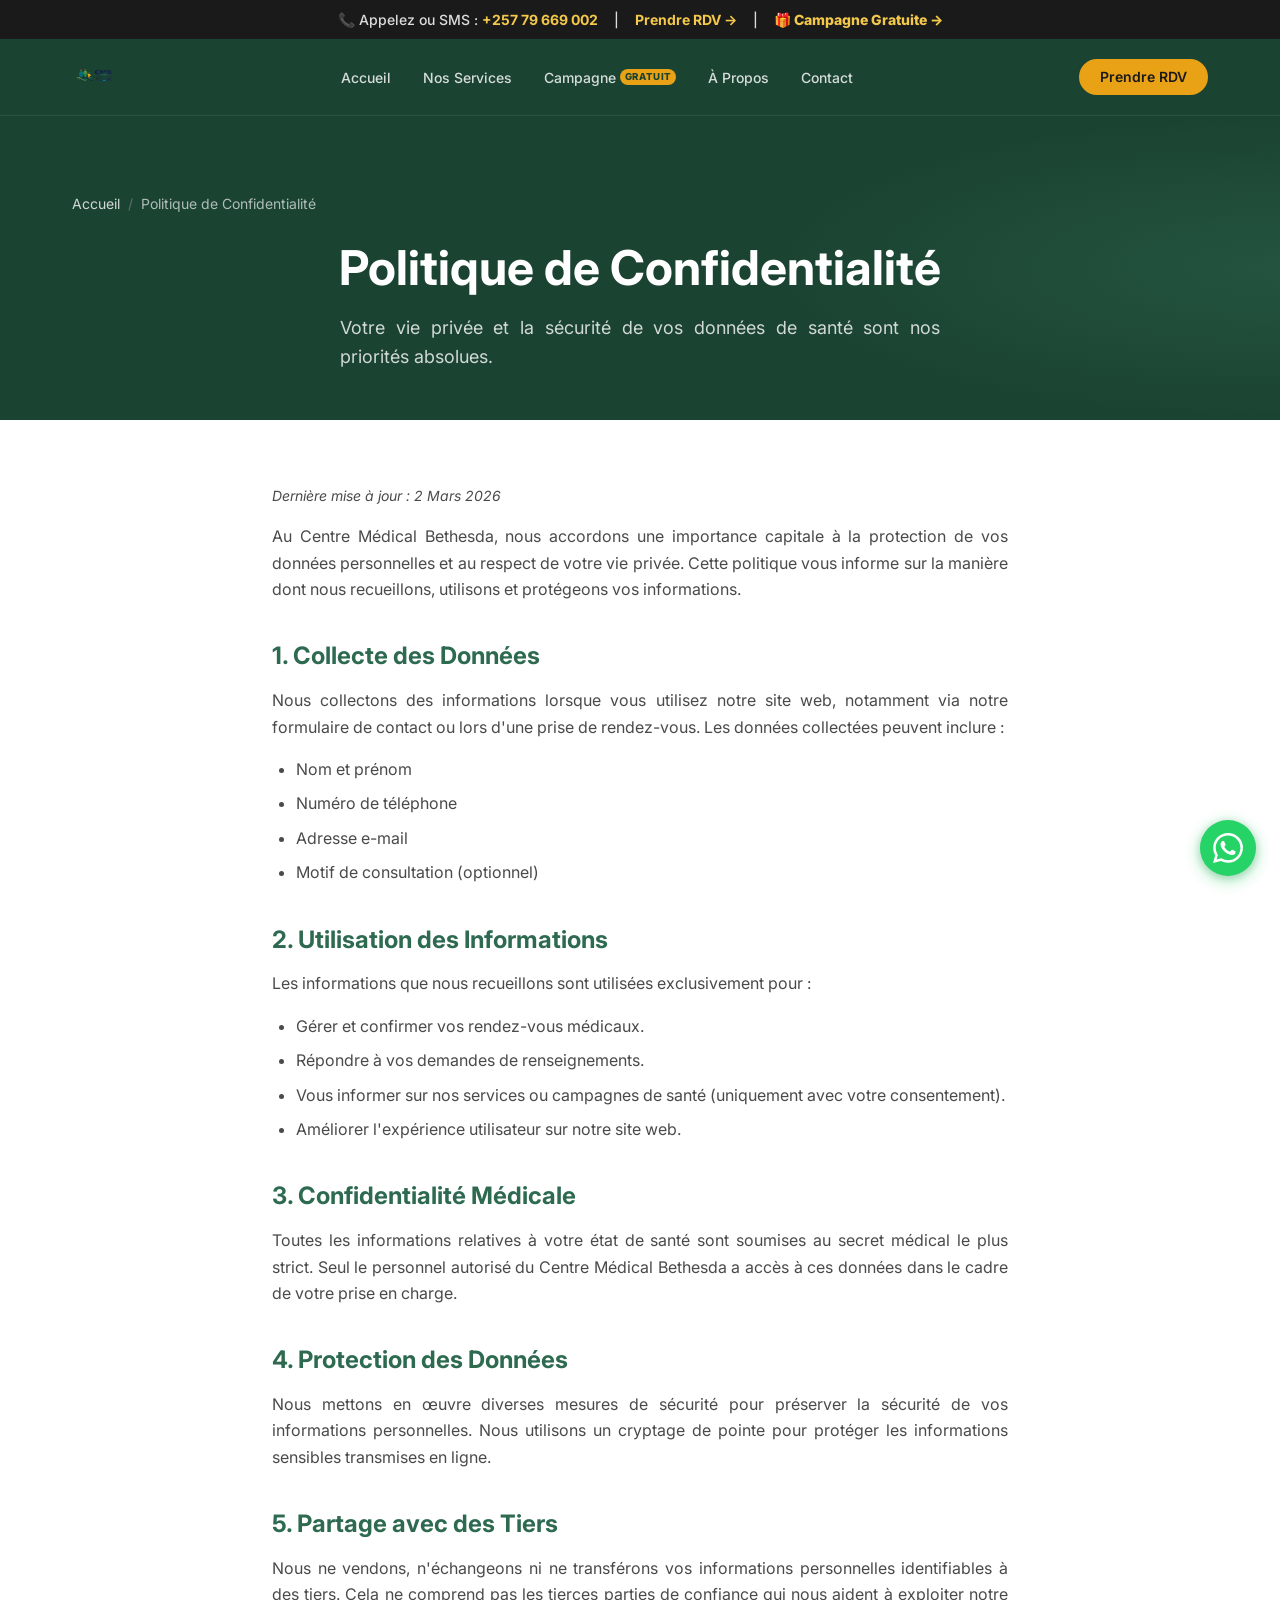
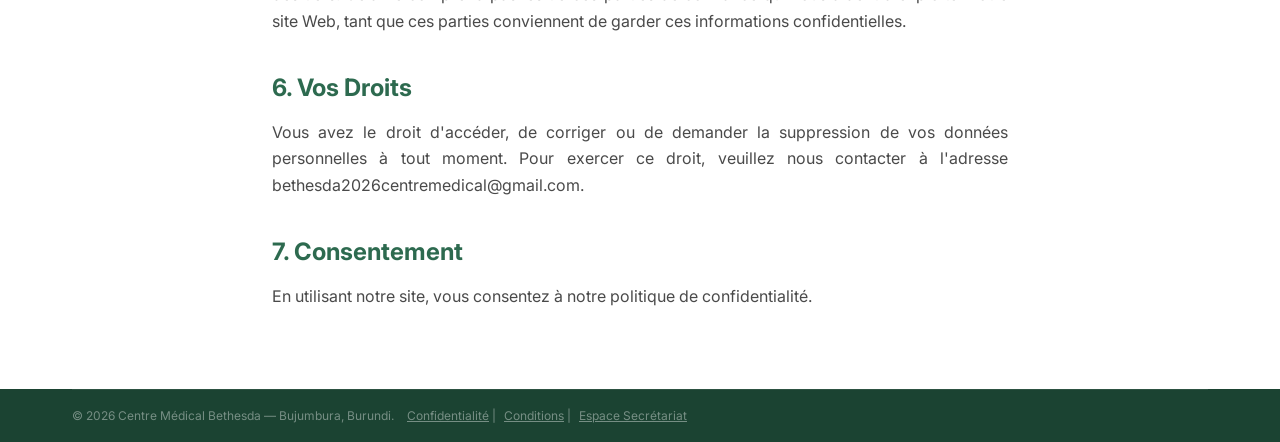
<file: politique-de-confidentialite.html>
<!DOCTYPE html>
<html lang="fr">

<head>
    <!-- Google Tag Manager -->
    <script>(function (w, d, s, l, i) {
            w[l] = w[l] || []; w[l].push({
                'gtm.start':
                    new Date().getTime(), event: 'gtm.js'
            }); var f = d.getElementsByTagName(s)[0],
                j = d.createElement(s), dl = l != 'dataLayer' ? '&l=' + l : ''; j.async = true; j.src =
                    'https://www.googletagmanager.com/gtm.js?id=' + i + dl; f.parentNode.insertBefore(j, f);
        })(window, document, 'script', 'dataLayer', 'GTM-KMPRK2CF');</script>
    <!-- End Google Tag Manager -->
    <meta charset="UTF-8">
    <meta name="viewport" content="width=device-width, initial-scale=1.0">
    <title>Politique de Confidentialité — Centre Médical Bethesda</title>
    <meta name="description" content="Politique de confidentialité du Centre Médical Bethesda à Bujumbura, Burundi.">
    <meta name="robots" content="noindex, follow">

    <!-- Favicon & Styles -->
    <link rel="icon" type="image/png" href="images/favicon_1.png?v=3">
    <link rel="stylesheet" href="css/styles.css?v=2">
    <link rel="preconnect" href="https://fonts.googleapis.com">
    <link rel="preconnect" href="https://fonts.gstatic.com" crossorigin>
    <link rel="stylesheet"
        href="https://fonts.googleapis.com/css2?family=Inter:wght@400;500;600;700&family=Playfair+Display:wght@700&display=swap">

    <style>
        .legal-content {
            padding-block: var(--space-16);
            max-width: 800px;
            margin-inline: auto;
            text-align: justify;
        }

        .sub-hero p {
            text-align: justify;
            margin-inline: auto;
        }

        .legal-content h2 {
            font-size: var(--text-2xl);
            margin-top: var(--space-10);
            margin-bottom: var(--space-4);
            color: var(--color-primary);
            text-align: left;
            /* Keep headings left-aligned for better readability */
        }

        .legal-content p {
            margin-bottom: var(--space-4);
            color: var(--color-mid);
        }

        .legal-content ul {
            margin-bottom: var(--space-6);
            list-style: disc;
            padding-left: var(--space-6);
            text-align: left;
            /* Lists usually look better left-aligned */
        }

        .legal-content li {
            margin-bottom: var(--space-2);
            color: var(--color-mid);
        }

        .last-updated {
            font-size: var(--text-sm);
            color: var(--color-muted);
            margin-bottom: var(--space-8);
            font-style: italic;
            text-align: left;
        }
    </style>
</head>

<body>
    <!-- Google Tag Manager (noscript) -->
    <noscript><iframe src="https://www.googletagmanager.com/ns.html?id=GTM-KMPRK2CF" height="0" width="0"
            style="display:none;visibility:hidden"></iframe></noscript>
    <!-- End Google Tag Manager (noscript) -->

    <!-- TOP CTA BAR -->
    <div class="top-bar">
    <span class="top-bar-phone"><span class="top-bar-label">📞 Appelez ou SMS :</span> <a href="contact.html">+257 79 669 002</a></span>
    <span class="top-bar-sep" aria-hidden="true">|</span>
    <a href="contact.html">Prendre RDV →</a>
    <span class="top-bar-sep" aria-hidden="true">|</span>
    <a href="campagne.html" class="top-bar-campaign">🎁 Campagne Gratuite →</a>
  </div>

    <!-- NAVIGATION -->
    <header id="nav">
        <div class="nav-inner">
            <a href="index.html" class="logo">
                <img src="images/logo-white-bg.webp" alt="Centre Médical Bethesda Logo" class="brand-logo" />
            </a>
            <nav class="desktop-nav">
                <a href="index.html" class="nav-link">Accueil</a>
                <a href="services.html" class="nav-link">Nos Services</a>
                <a href="campagne.html" class="nav-link">Campagne <span class="nav-badge">Gratuit</span></a>
                <a href="a-propos.html" class="nav-link">À Propos</a>
                <a href="contact.html" class="nav-link">Contact</a>
            </nav>
            <a href="contact.html" class="btn btn-accent btn-sm">Prendre RDV</a>
        </div>
    </header>

    <main>
        <section class="sub-hero">
            <div class="container text-center">
                <nav class="breadcrumb">
                    <a href="index.html">Accueil</a>
                    <span class="breadcrumb-sep">/</span>
                    <span>Politique de Confidentialité</span>
                </nav>
                <h1>Politique de Confidentialité</h1>
                <p>Votre vie privée et la sécurité de vos données de santé sont nos priorités absolues.</p>
            </div>
        </section>

        <div class="container legal-content">
            <p class="last-updated">Dernière mise à jour : 2 Mars 2026</p>

            <p>Au Centre Médical Bethesda, nous accordons une importance capitale à la protection de vos données
                personnelles et au respect de votre vie privée. Cette politique vous informe sur la manière dont nous
                recueillons, utilisons et protégeons vos informations.</p>

            <h2>1. Collecte des Données</h2>
            <p>Nous collectons des informations lorsque vous utilisez notre site web, notamment via notre formulaire de
                contact ou lors d'une prise de rendez-vous. Les données collectées peuvent inclure :</p>
            <ul>
                <li>Nom et prénom</li>
                <li>Numéro de téléphone</li>
                <li>Adresse e-mail</li>
                <li>Motif de consultation (optionnel)</li>
            </ul>

            <h2>2. Utilisation des Informations</h2>
            <p>Les informations que nous recueillons sont utilisées exclusivement pour :</p>
            <ul>
                <li>Gérer et confirmer vos rendez-vous médicaux.</li>
                <li>Répondre à vos demandes de renseignements.</li>
                <li>Vous informer sur nos services ou campagnes de santé (uniquement avec votre consentement).</li>
                <li>Améliorer l'expérience utilisateur sur notre site web.</li>
            </ul>

            <h2>3. Confidentialité Médicale</h2>
            <p>Toutes les informations relatives à votre état de santé sont soumises au secret médical le plus strict.
                Seul le personnel autorisé du Centre Médical Bethesda a accès à ces données dans le cadre de votre prise
                en charge.</p>

            <h2>4. Protection des Données</h2>
            <p>Nous mettons en œuvre diverses mesures de sécurité pour préserver la sécurité de vos informations
                personnelles. Nous utilisons un cryptage de pointe pour protéger les informations sensibles transmises
                en ligne.</p>

            <h2>5. Partage avec des Tiers</h2>
            <p>Nous ne vendons, n'échangeons ni ne transférons vos informations personnelles identifiables à des tiers.
                Cela ne comprend pas les tierces parties de confiance qui nous aident à exploiter notre site Web, tant
                que ces parties conviennent de garder ces informations confidentielles.</p>

            <h2>6. Vos Droits</h2>
            <p>Vous avez le droit d'accéder, de corriger ou de demander la suppression de vos données personnelles à
                tout moment. Pour exercer ce droit, veuillez nous contacter à l'adresse <a
                    href="mailto:bethesda2026centremedical@gmail.com">bethesda2026centremedical@gmail.com</a>.</p>

            <h2>7. Consentement</h2>
            <p>En utilisant notre site, vous consentez à notre politique de confidentialité.</p>
        </div>
    </main>

    <!-- FOOTER -->
    <footer id="footer">
        <div class="container">
            <div class="footer-bottom">
                <div class="footer-bottom-left">
                    <p>© 2026 Centre Médical Bethesda — Bujumbura, Burundi.
                        <a href="politique-de-confidentialite.html"
                            style="text-decoration: underline; margin-left: 10px;">Confidentialité</a> |
                        <a href="conditions-generales.html"
                            style="text-decoration: underline; margin-left: 5px;">Conditions</a> |
                        <a href="/login" style="text-decoration: underline; margin-left: 5px;">Espace Secrétariat</a>
                    </p>
                </div>
            </div>
        </div>
    </footer>

    <script src="js/main.js"></script>
    <!-- Start of HubSpot Embed Code -->
    <script type="text/javascript" id="hs-script-loader" async defer
        src="//js-eu1.hs-scripts.com/147937804.js"></script>
    <!-- End of HubSpot Embed Code -->
  <!-- WhatsApp Float -->
  <a class="whatsapp-float" href="https://wa.me/25779669002" target="_blank" rel="noopener noreferrer" aria-label="Discuter sur WhatsApp">
    <svg xmlns="http://www.w3.org/2000/svg" viewBox="0 0 24 24"><path d="M17.472 14.382c-.297-.149-1.758-.867-2.03-.967-.273-.099-.471-.148-.67.15-.197.297-.767.966-.94 1.164-.173.199-.347.223-.644.075-.297-.15-1.255-.463-2.39-1.475-.883-.788-1.48-1.761-1.653-2.059-.173-.297-.018-.458.13-.606.134-.133.298-.347.446-.52.149-.174.198-.298.298-.497.099-.198.05-.371-.025-.52-.075-.149-.669-1.612-.916-2.207-.242-.579-.487-.5-.669-.51-.173-.008-.371-.01-.57-.01-.198 0-.52.074-.792.372-.272.297-1.04 1.016-1.04 2.479 0 1.462 1.065 2.875 1.213 3.074.149.198 2.096 3.2 5.077 4.487.709.306 1.262.489 1.694.625.712.227 1.36.195 1.871.118.571-.085 1.758-.719 2.006-1.413.248-.694.248-1.289.173-1.413-.074-.124-.272-.198-.57-.347m-5.421 7.403h-.004a9.87 9.87 0 01-5.031-1.378l-.361-.214-3.741.982.998-3.648-.235-.374a9.86 9.86 0 01-1.51-5.26c.001-5.45 4.436-9.884 9.888-9.884 2.64 0 5.122 1.03 6.988 2.898a9.825 9.825 0 012.893 6.994c-.003 5.45-4.437 9.884-9.885 9.884m8.413-18.297A11.815 11.815 0 0012.05 0C5.495 0 .16 5.335.157 11.892c0 2.096.547 4.142 1.588 5.945L.057 24l6.305-1.654a11.882 11.882 0 005.683 1.448h.005c6.554 0 11.890-5.335 11.893-11.893a11.821 11.821 0 00-3.48-8.413z"/></svg>
  </a>
</body>

</html>
</file>
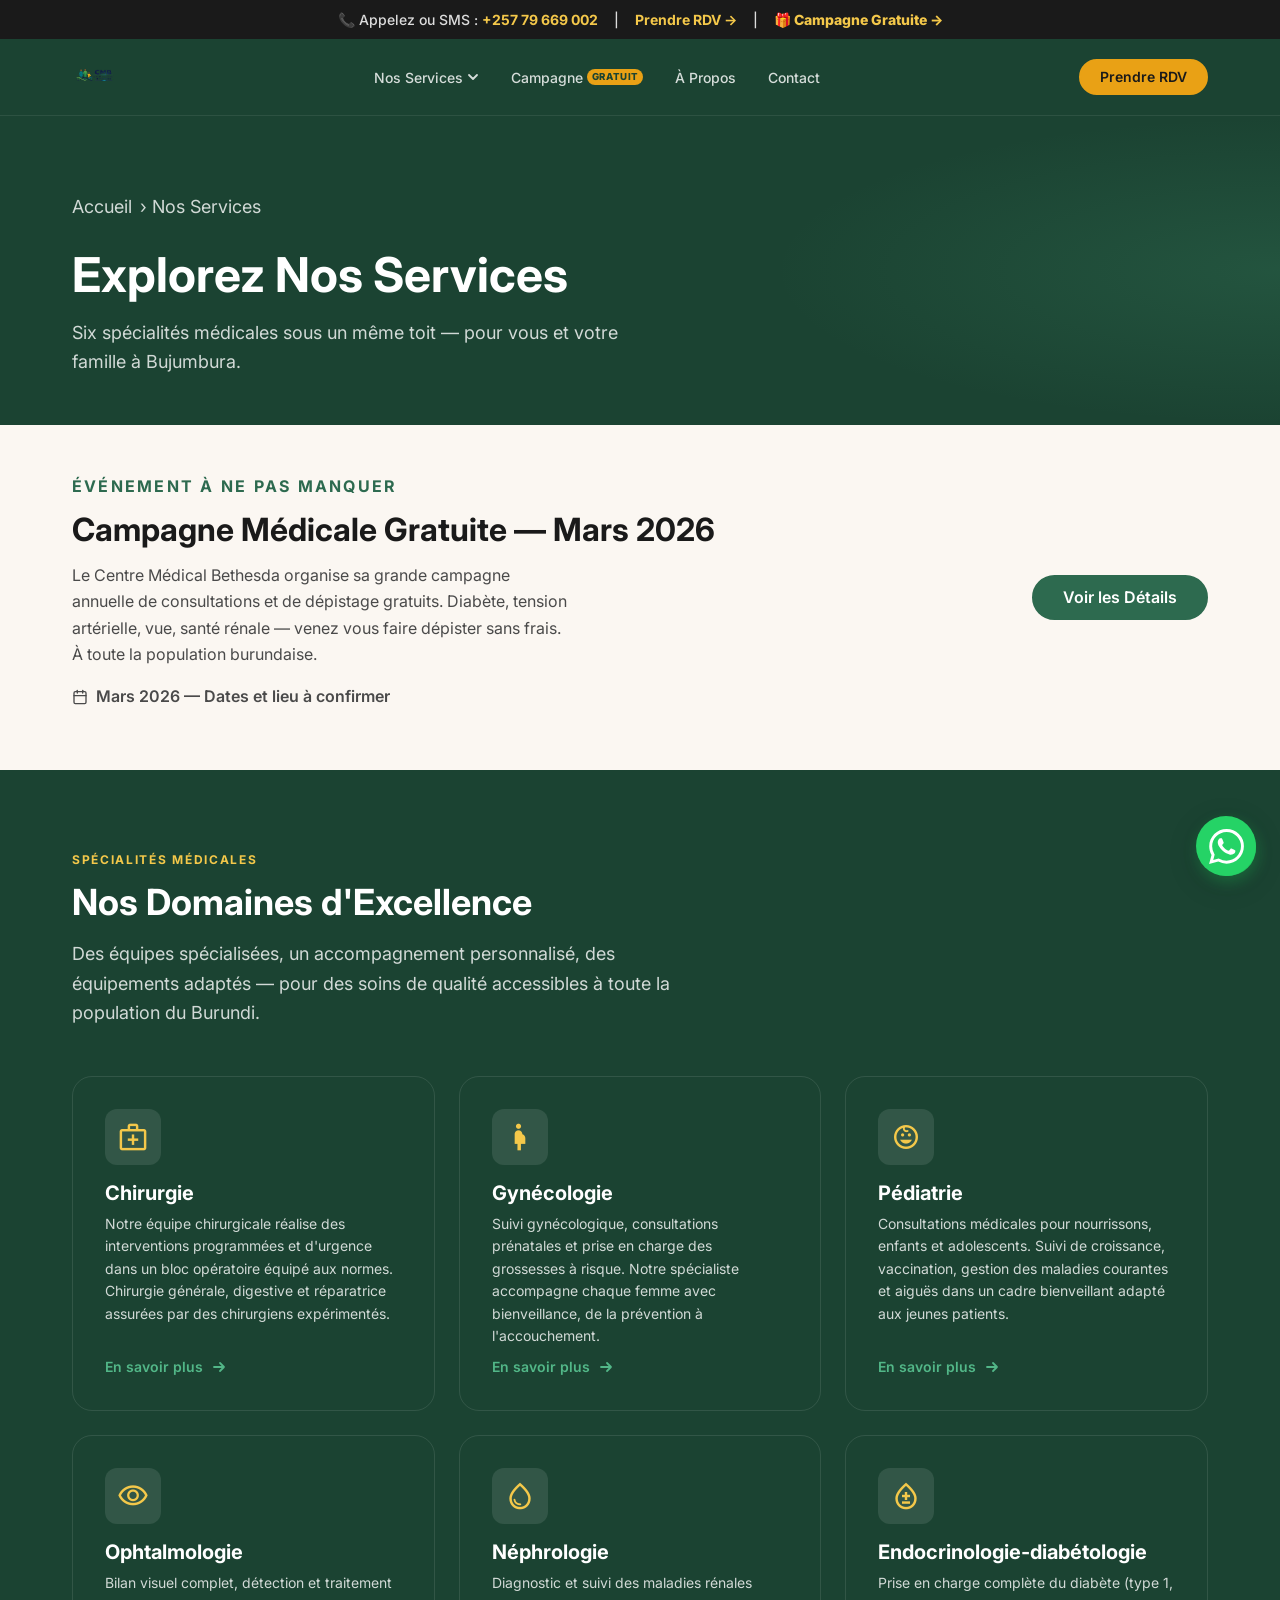
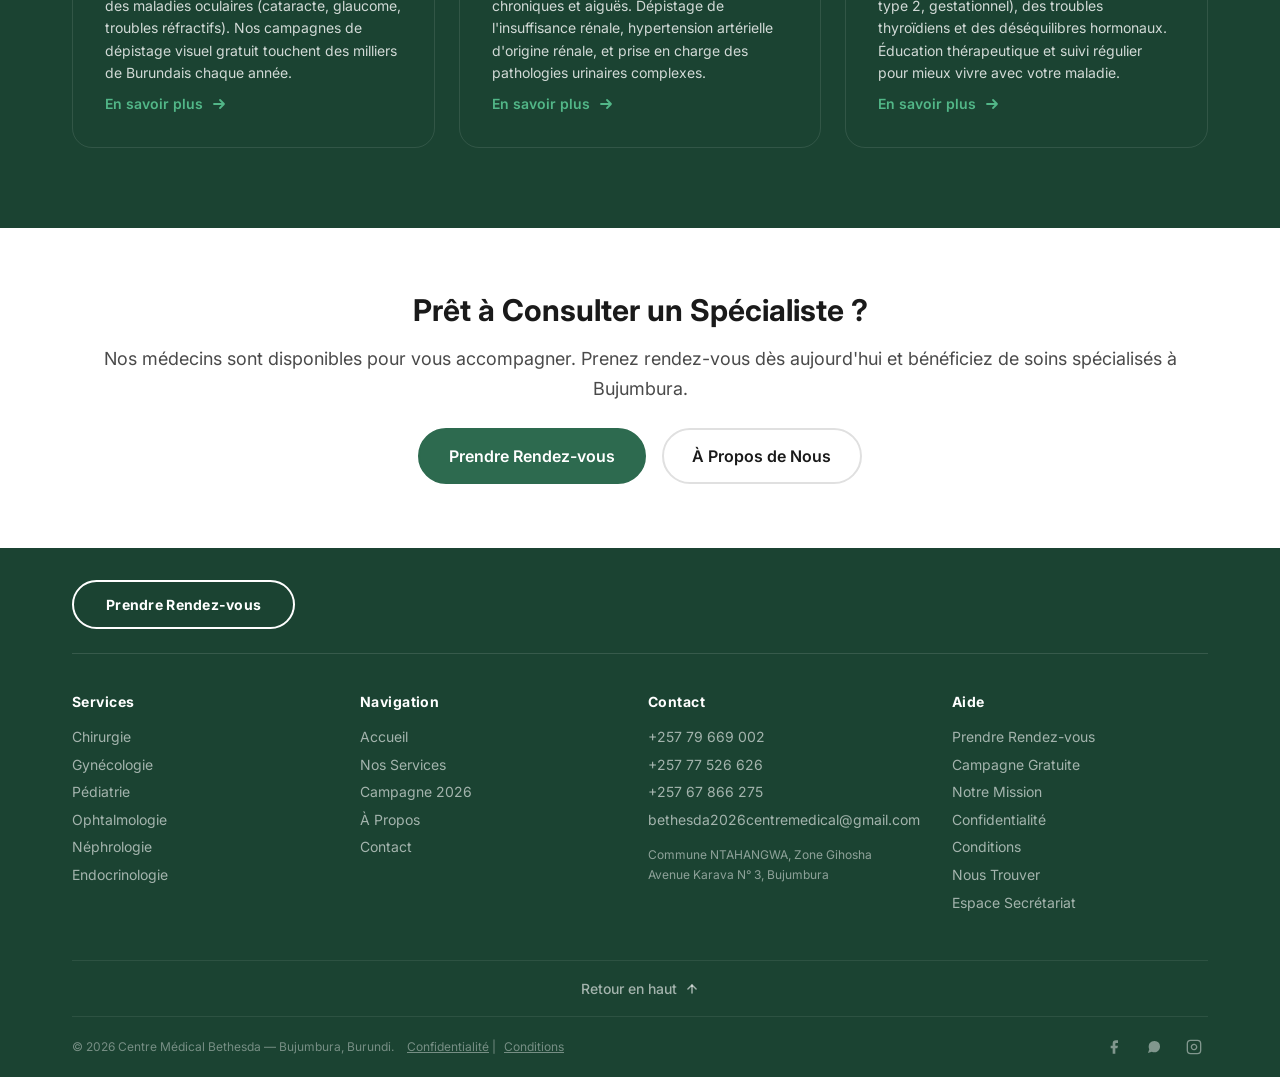
<file: services.html>
<!DOCTYPE html>
<html lang="fr">

<head>
  <!-- Google Tag Manager -->
  <script>(function (w, d, s, l, i) {
      w[l] = w[l] || []; w[l].push({
        'gtm.start':
          new Date().getTime(), event: 'gtm.js'
      }); var f = d.getElementsByTagName(s)[0],
        j = d.createElement(s), dl = l != 'dataLayer' ? '&l=' + l : ''; j.async = true; j.src =
          'https://www.googletagmanager.com/gtm.js?id=' + i + dl; f.parentNode.insertBefore(j, f);
    })(window, document, 'script', 'dataLayer', 'GTM-KMPRK2CF');</script>
  <!-- End Google Tag Manager -->

  <!-- Google tag (gtag.js) -->
  <script async src="https://www.googletagmanager.com/gtag/js?id=AW-17978379720"></script>
  <script>
    window.dataLayer = window.dataLayer || [];
    function gtag() { dataLayer.push(arguments); }
    gtag('js', new Date());

    gtag('config', 'AW-17978379720');
  </script>
  <meta charset="UTF-8">
  <meta name="viewport" content="width=device-width, initial-scale=1.0">

  <!-- SEO Meta Tags -->
  <title>Nos Services & Spécialités Médicales — Centre Médical Bethesda</title>
  <meta name="description"
    content="Découvrez nos spécialités médicales à Bujumbura : chirurgie, gynécologie, pédiatrie, ophtalmologie, néphrologie et endocrinologie. Soins de qualité pour tous.">
  <meta name="keywords"
    content="spécialités médicales, chirurgie Bujumbura, pédiatre Burundi, gynécologue, ophtalmologue, néphrologue, soins spécialisés">
  <meta name="author" content="Centre Médical Bethesda">
  <link rel="canonical" href="https://www.cmbethesda.com/services">

  <!-- Open Graph / Facebook -->
  <meta property="og:type" content="website">
  <meta property="og:url" content="https://www.cmbethesda.com/services">
  <meta property="og:title" content="Nos Services & Spécialités Médicales — Centre Médical Bethesda">
  <meta property="og:description"
    content="Six spécialités médicales réunies à Bujumbura : chirurgie, gynécologie, pédiatrie, ophtalmologie, néphrologie et endocrinologie.">
  <meta property="og:image" content="https://www.cmbethesda.com/images/facebook-cover.png">
  <meta property="og:site_name" content="Centre Médical Bethesda">

  <!-- Twitter -->
  <meta name="twitter:card" content="summary_large_image">
  <meta name="twitter:url" content="https://www.cmbethesda.com/services">
  <meta name="twitter:title" content="Spécialités Médicales — Centre Médical Bethesda">
  <meta name="twitter:description"
    content="Des équipes spécialisées pour des soins accessibles et de qualité à Bujumbura.">
  <meta name="twitter:image" content="https://www.cmbethesda.com/images/facebook-cover.png">

  <!-- Favicon & Styles -->
  <meta name="theme-color" content="#1B4332">
  <link rel="icon" type="image/png" href="images/favicon_1.png?v=3">
  <link rel="apple-touch-icon" href="images/favicon_1.png?v=3">
  <link rel="stylesheet"
    href="https://fonts.googleapis.com/css2?family=Material+Symbols+Outlined:opsz,wght,FILL,GRAD@32,400,0,0&display=swap" />
  <link rel="preconnect" href="https://fonts.googleapis.com">
  <link rel="preconnect" href="https://fonts.gstatic.com" crossorigin>
  <link rel="stylesheet"
    href="https://fonts.googleapis.com/css2?family=Inter:wght@400;500;600;700&family=Playfair+Display:wght@700&display=swap">
  <link rel="stylesheet" href="css/styles.css?v=2">
  <style>
    /* ── Services page overrides ── */

    /* 1. Campaign Strip -> LIGHT */
    .campaign-strip {
      background: var(--color-bg-warm);
      padding-block: var(--space-12);
      color: var(--color-mid);
    }

    .campaign-strip-inner {
      display: flex;
      align-items: center;
      justify-content: space-between;
      gap: var(--space-8);
      flex-wrap: wrap;
    }

    .campaign-strip-text {
      flex: 1;
      min-width: 260px;
    }

    .campaign-strip .section-eyebrow {
      color: var(--color-primary);
    }

    .campaign-strip-text h2 {
      font-size: clamp(1.4rem, 3vw, 2rem);
      color: var(--color-dark);
      margin-bottom: var(--space-3);
      font-weight: 700;
    }

    .campaign-strip-text p {
      color: var(--color-mid);
      font-size: var(--text-base);
      line-height: 1.65;
    }

    .campaign-strip-date {
      display: flex;
      align-items: center;
      gap: var(--space-2);
      margin-top: var(--space-4);
      color: var(--color-primary);
      font-weight: 600;
      font-size: var(--text-sm);
    }

    .campaign-strip-action {
      flex-shrink: 0;
    }

    /* 2. Services Grid -> DARK */
    #services-grid {
      background: var(--color-campaign-bg);
      padding-block: var(--space-20);
    }

    #services-grid .section-eyebrow {
      color: var(--color-accent-lt);
    }

    #services-grid .section-title {
      color: var(--color-white);
    }

    #services-grid .section-subtitle {
      color: rgba(255, 255, 255, 0.8);
    }

    .services-grid-layout {
      display: grid;
      grid-template-columns: repeat(3, 1fr);
      gap: var(--space-6);
    }

    .service-card {
      background: transparent;
      border: 1px solid rgba(255, 255, 255, 0.1);
      border-radius: var(--radius-lg);
      padding: var(--space-8);
      transition: background var(--transition), box-shadow var(--transition), transform var(--transition);
      display: flex;
      flex-direction: column;
      gap: var(--space-4);
      text-decoration: none;
      color: rgba(255, 255, 255, 0.8);
    }

    .service-card:hover {
      background: rgba(255, 255, 255, 0.03);
      box-shadow: var(--shadow-xl);
      transform: translateY(-4px);
      border-color: rgba(255, 255, 255, 0.2);
    }

    .service-card-icon {
      width: 56px;
      height: 56px;
      background: rgba(255, 255, 255, 0.1);
      border-radius: var(--radius-md);
      display: flex;
      align-items: center;
      justify-content: center;
      flex-shrink: 0;
    }

    .service-card-icon span.material-symbols-outlined {
      font-size: 32px;
      color: var(--color-accent-lt);
      /* Makes it pop against the dark background */
    }

    .service-card-title {
      font-size: var(--text-xl);
      font-weight: 700;
      color: var(--color-white);
    }

    .service-card-desc {
      color: rgba(255, 255, 255, 0.8);
      font-size: var(--text-sm);
      line-height: 1.65;
      flex: 1;
    }

    .card-link {
      display: inline-flex;
      align-items: center;
      gap: var(--space-2);
      color: var(--color-primary-lt);
      font-weight: 600;
      font-size: var(--text-sm);
      transition: gap var(--transition), color var(--transition);
      margin-top: auto;
    }

    .service-card:hover .card-link {
      gap: var(--space-3);
      color: var(--color-accent-lt);
    }

    /* 3. CTA Band -> LIGHT */
    .cta-band {
      background: var(--color-white);
      color: var(--color-mid);
    }

    .cta-band h2 {
      color: var(--color-dark) !important;
    }

    .cta-band p {
      color: var(--color-mid) !important;
    }

    /* Extra button styles for light background */
    .btn-outline-dark {
      background: transparent;
      color: var(--color-dark);
      border: 2px solid var(--color-border);
      padding: 0.8rem 1.8rem;
      border-radius: var(--radius-full);
      font-size: var(--text-base);
      font-weight: 600;
      cursor: pointer;
      transition: all var(--transition);
      text-decoration: none;
      display: inline-flex;
      align-items: center;
      gap: var(--space-2);
      white-space: nowrap;
    }

    .btn-outline-dark:hover {
      background: var(--color-bg-warm);
      border-color: var(--color-primary);
      color: var(--color-primary);
    }

    @media (max-width: 900px) {
      .services-grid-layout {
        grid-template-columns: repeat(2, 1fr);
      }
    }

    @media (max-width: 580px) {
      .services-grid-layout {
        grid-template-columns: 1fr;
      }
    }
  </style>
  <!-- Meta Pixel Code -->
  <script>
    !function (f, b, e, v, n, t, s) {
      if (f.fbq) return; n = f.fbq = function () {
        n.callMethod ?
          n.callMethod.apply(n, arguments) : n.queue.push(arguments)
      };
      if (!f._fbq) f._fbq = n; n.push = n; n.loaded = !0; n.version = '2.0';
      n.queue = []; t = b.createElement(e); t.async = !0;
      t.src = v; s = b.getElementsByTagName(e)[0];
      s.parentNode.insertBefore(t, s)
    }(window, document, 'script',
      'https://connect.facebook.net/en_US/fbevents.js');
    fbq('init', '1483412680011645');
    fbq('track', 'PageView');
  </script>
  <noscript><img height="1" width="1" style="display:none"
      src="https://www.facebook.com/tr?id=1483412680011645&ev=PageView&noscript=1" /></noscript>
  <!-- End Meta Pixel Code -->
  <!-- Structured Data (JSON-LD) -->
  <script type="application/ld+json">
  {
    "@context": "https://schema.org",
    "@type": "BreadcrumbList",
    "itemListElement": [
      {"@type": "ListItem", "position": 1, "name": "Accueil", "item": "https://www.cmbethesda.com/"},
      {"@type": "ListItem", "position": 2, "name": "Nos Services", "item": "https://www.cmbethesda.com/services"}
    ]
  }
  </script>
</head>

<body>
  <!-- Google Tag Manager (noscript) -->
  <noscript><iframe src="https://www.googletagmanager.com/ns.html?id=GTM-KMPRK2CF" height="0" width="0"
      style="display:none;visibility:hidden"></iframe></noscript>
  <!-- End Google Tag Manager (noscript) -->

  <!-- TOP CTA BAR -->
  <div class="top-bar">
    <span class="top-bar-phone"><span class="top-bar-label">📞 Appelez ou SMS :</span> <a href="contact.html">+257 79 669 002</a></span>
    <span class="top-bar-sep" aria-hidden="true">|</span>
    <a href="contact.html">Prendre RDV →</a>
    <span class="top-bar-sep" aria-hidden="true">|</span>
    <a href="campagne.html" class="top-bar-campaign">🎁 Campagne Gratuite →</a>
  </div>

  <!-- NAVIGATION -->
  <header id="nav">
    <div class="nav-inner">
      <a href="index.html" class="logo" style="display: flex; align-items: center;">
        <img src="images/logo-white-bg.webp" alt="Centre Médical Bethesda Logo" class="brand-logo" />
      </a>
      <nav class="desktop-nav">
        <div class="nav-dropdown">
          <a class="nav-link" tabindex="0">Nos Services <svg class="dropdown-arrow" viewBox="0 0 12 12" fill="none">
              <path d="M2 4l4 4 4-4" stroke="currentColor" stroke-width="1.8" stroke-linecap="round"
                stroke-linejoin="round" />
            </svg></a>
          <div class="dropdown-menu">
            <a href="services/chirurgie.html">Chirurgie</a>
            <a href="services/gynecologie.html">Gynécologie</a>
            <a href="services/pediatrie.html">Pédiatrie</a>
            <a href="services/ophtalmologie.html">Ophtalmologie</a>
            <a href="services/nephrologie.html">Néphrologie</a>
            <a href="services/endocrinologie.html">Endocrinologie-diabétologie</a>
          </div>
        </div>
        <a href="campagne.html" class="nav-link">Campagne <span class="nav-badge">Gratuit</span></a>
        <a href="a-propos.html" class="nav-link">À Propos</a>
        <a href="contact.html" class="nav-link">Contact</a>
      </nav>
      <a href="contact.html" class="btn btn-accent btn-sm">Prendre RDV</a>
      <button class="hamburger" aria-label="Ouvrir le menu" aria-expanded="false">
        <svg width="24" height="24" viewBox="0 0 24 24" fill="none" stroke="currentColor" stroke-width="2"
          stroke-linecap="round">
          <line x1="3" y1="6" x2="21" y2="6" />
          <line x1="3" y1="12" x2="21" y2="12" />
          <line x1="3" y1="18" x2="21" y2="18" />
        </svg>
      </button>
    </div>
    <nav class="mobile-nav">
      <div class="mobile-services-group">
        <button class="mobile-services-toggle">Nos Services <svg class="dropdown-arrow" width="16" height="16"
            viewBox="0 0 12 12" fill="none">
            <path d="M2 4l4 4 4-4" stroke="currentColor" stroke-width="1.8" stroke-linecap="round"
              stroke-linejoin="round" />
          </svg></button>
        <div class="mobile-services-submenu">
          <a href="services/chirurgie.html">Chirurgie</a>
          <a href="services/gynecologie.html">Gynécologie</a>
          <a href="services/pediatrie.html">Pédiatrie</a>
          <a href="services/ophtalmologie.html">Ophtalmologie</a>
          <a href="services/nephrologie.html">Néphrologie</a>
          <a href="services/endocrinologie.html">Endocrinologie-diabétologie</a>
        </div>
      </div>
      <a href="campagne.html">Campagne Médicale</a>
      <a href="a-propos.html">À Propos</a>
      <a href="contact.html">Contact</a>
      <a href="contact.html" class="btn btn-accent"
        style="margin-top:0.5rem;text-align:center;justify-content:center;">Prendre Rendez-vous</a>
    </nav>
  </header>

  <!-- SUB-HERO — dark green, establishes brand -->
  <section class="sub-hero">
    <div class="container">
      <p class="breadcrumb"><a href="index.html">Accueil</a> &rsaquo; Nos Services</p>
      <h1>Explorez Nos Services</h1>
      <p class="sub-hero-subtitle">Six spécialités médicales sous un même toit — pour vous et votre famille à Bujumbura.
      </p>
    </div>
  </section>

  <!-- CAMPAIGN FEATURED STRIP — accent dark green, attention-grabbing -->
  <section class="campaign-strip">
    <div class="container campaign-strip-inner">
      <div class="campaign-strip-text">
        <p class="section-eyebrow">Événement à ne pas manquer</p>
        <h2>Campagne Médicale Gratuite — Mars 2026</h2>
        <p>Le Centre Médical Bethesda organise sa grande campagne annuelle de consultations et de dépistage gratuits.
          Diabète, tension artérielle, vue, santé rénale — venez vous faire dépister sans frais. À toute la
          population burundaise.</p>
        <p class="campaign-strip-date">
          <svg width="16" height="16" viewBox="0 0 24 24" fill="none" stroke="currentColor" stroke-width="2"
            stroke-linecap="round" stroke-linejoin="round">
            <rect x="3" y="4" width="18" height="18" rx="2" />
            <line x1="16" y1="2" x2="16" y2="6" />
            <line x1="8" y1="2" x2="8" y2="6" />
            <line x1="3" y1="10" x2="21" y2="10" />
          </svg>
          Mars 2026 — Dates et lieu à confirmer
        </p>
      </div>
      <div class="campaign-strip-action">
        <a href="campagne.html" class="btn btn-primary">Voir les Détails</a>
      </div>
    </div>
  </section>

  <!-- SERVICES GRID — clean white background, cards pop up -->
  <section class="section" id="services-grid">
    <div class="container">
      <p class="section-eyebrow">Spécialités Médicales</p>
      <h2 class="section-title">Nos Domaines d'Excellence</h2>
      <p class="section-subtitle">Des équipes spécialisées, un accompagnement personnalisé, des équipements adaptés —
        pour des soins de qualité accessibles à toute la population du Burundi.</p>

      <div class="services-grid-layout">

        <!-- Chirurgie -->
        <a href="services/chirurgie.html" class="service-card">
          <div class="service-card-icon">
            <span class="material-symbols-outlined" aria-hidden="true">medical_services</span>
          </div>
          <div class="service-card-body">
            <h3 class="service-card-title">Chirurgie</h3>
            <p class="service-card-desc">Notre équipe chirurgicale réalise des interventions programmées et d'urgence
              dans un bloc opératoire équipé aux normes. Chirurgie générale, digestive et réparatrice assurées par des
              chirurgiens expérimentés.</p>
            <span class="card-link">En savoir plus <svg width="16" height="16" viewBox="0 0 16 16" fill="none">
                <path d="M3 8h10M9 4l4 4-4 4" stroke="currentColor" stroke-width="1.8" stroke-linecap="round"
                  stroke-linejoin="round" />
              </svg></span>
          </div>
        </a>

        <!-- Gynécologie -->
        <a href="services/gynecologie.html" class="service-card">
          <div class="service-card-icon">
            <span class="material-symbols-outlined" aria-hidden="true">pregnant_woman</span>
          </div>
          <div class="service-card-body">
            <h3 class="service-card-title">Gynécologie</h3>
            <p class="service-card-desc">Suivi gynécologique, consultations prénatales et prise en charge des grossesses
              à risque. Notre spécialiste accompagne chaque femme avec bienveillance, de la prévention à l'accouchement.
            </p>
            <span class="card-link">En savoir plus <svg width="16" height="16" viewBox="0 0 16 16" fill="none">
                <path d="M3 8h10M9 4l4 4-4 4" stroke="currentColor" stroke-width="1.8" stroke-linecap="round"
                  stroke-linejoin="round" />
              </svg></span>
          </div>
        </a>

        <!-- Pédiatrie -->
        <a href="services/pediatrie.html" class="service-card">
          <div class="service-card-icon">
            <span class="material-symbols-outlined" aria-hidden="true">child_care</span>
          </div>
          <div class="service-card-body">
            <h3 class="service-card-title">Pédiatrie</h3>
            <p class="service-card-desc">Consultations médicales pour nourrissons, enfants et adolescents. Suivi de
              croissance, vaccination, gestion des maladies courantes et aiguës dans un cadre bienveillant adapté aux
              jeunes patients.</p>
            <span class="card-link">En savoir plus <svg width="16" height="16" viewBox="0 0 16 16" fill="none">
                <path d="M3 8h10M9 4l4 4-4 4" stroke="currentColor" stroke-width="1.8" stroke-linecap="round"
                  stroke-linejoin="round" />
              </svg></span>
          </div>
        </a>

        <!-- Ophtalmologie -->
        <a href="services/ophtalmologie.html" class="service-card">
          <div class="service-card-icon">
            <span class="material-symbols-outlined" aria-hidden="true">visibility</span>
          </div>
          <div class="service-card-body">
            <h3 class="service-card-title">Ophtalmologie</h3>
            <p class="service-card-desc">Bilan visuel complet, détection et traitement des maladies oculaires
              (cataracte, glaucome, troubles réfractifs). Nos campagnes de dépistage visuel gratuit touchent des
              milliers de Burundais chaque année.</p>
            <span class="card-link">En savoir plus <svg width="16" height="16" viewBox="0 0 16 16" fill="none">
                <path d="M3 8h10M9 4l4 4-4 4" stroke="currentColor" stroke-width="1.8" stroke-linecap="round"
                  stroke-linejoin="round" />
              </svg></span>
          </div>
        </a>

        <!-- Néphrologie -->
        <a href="services/nephrologie.html" class="service-card">
          <div class="service-card-icon">
            <span class="material-symbols-outlined" aria-hidden="true">water_drop</span>
          </div>
          <div class="service-card-body">
            <h3 class="service-card-title">Néphrologie</h3>
            <p class="service-card-desc">Diagnostic et suivi des maladies rénales chroniques et aiguës. Dépistage de
              l'insuffisance rénale, hypertension artérielle d'origine rénale, et prise en charge des pathologies
              urinaires complexes.</p>
            <span class="card-link">En savoir plus <svg width="16" height="16" viewBox="0 0 16 16" fill="none">
                <path d="M3 8h10M9 4l4 4-4 4" stroke="currentColor" stroke-width="1.8" stroke-linecap="round"
                  stroke-linejoin="round" />
              </svg></span>
          </div>
        </a>

        <!-- Endocrinologie -->
        <a href="services/endocrinologie.html" class="service-card">
          <div class="service-card-icon">
            <span class="material-symbols-outlined" aria-hidden="true">bloodtype</span>
          </div>
          <div class="service-card-body">
            <h3 class="service-card-title">Endocrinologie-diabétologie</h3>
            <p class="service-card-desc">Prise en charge complète du diabète (type 1, type 2, gestationnel), des
              troubles thyroïdiens et des déséquilibres hormonaux. Éducation thérapeutique et suivi régulier pour mieux
              vivre avec votre maladie.</p>
            <span class="card-link">En savoir plus <svg width="16" height="16" viewBox="0 0 16 16" fill="none">
                <path d="M3 8h10M9 4l4 4-4 4" stroke="currentColor" stroke-width="1.8" stroke-linecap="round"
                  stroke-linejoin="round" />
              </svg></span>
          </div>
        </a>

      </div>
    </div>
  </section>

  <!-- CTA BAND — back to dark for strong close -->
  <section class="cta-band">
    <div class="container">
      <h2>Prêt à Consulter un Spécialiste ?</h2>
      <p>Nos médecins sont disponibles pour vous accompagner. Prenez rendez-vous dès aujourd'hui et bénéficiez de soins
        spécialisés à Bujumbura.</p>
      <div class="cta-band-actions">
        <a href="contact.html" class="btn btn-primary">Prendre Rendez-vous</a>
        <a href="a-propos.html" class="btn-outline-dark">À Propos de Nous</a>
      </div>
    </div>
  </section>

  <!-- FOOTER -->
  <footer id="footer">
    <div class="container">

      <!-- Top Bar: CTA -->
      <div class="footer-top-bar">
        <a href="contact.html" class="footer-cta-btn">Prendre Rendez-vous</a>
      </div>

      <!-- 4-Column Links -->
      <div class="footer-columns">

        <div class="footer-col">
          <h4>Services</h4>
          <a href="services/chirurgie.html">Chirurgie</a>
          <a href="services/gynecologie.html">Gynécologie</a>
          <a href="services/pediatrie.html">Pédiatrie</a>
          <a href="services/ophtalmologie.html">Ophtalmologie</a>
          <a href="services/nephrologie.html">Néphrologie</a>
          <a href="services/endocrinologie.html">Endocrinologie</a>
        </div>

        <div class="footer-col">
          <h4>Navigation</h4>
          <a href="index.html">Accueil</a>
          <a href="services.html">Nos Services</a>
          <a href="campagne.html">Campagne 2026</a>
          <a href="a-propos.html">À Propos</a>
          <a href="contact.html">Contact</a>
        </div>

        <div class="footer-col">
          <h4>Contact</h4>
          <a href="tel:+25779669002">+257 79 669 002</a>
          <a href="tel:+25777526626">+257 77 526 626</a>
          <a href="tel:+25767866275">+257 67 866 275</a>
          <a href="mailto:bethesda2026centremedical@gmail.com">bethesda2026centremedical@gmail.com</a>
          <span class="footer-info">Commune NTAHANGWA, Zone Gihosha<br>Avenue Karava N° 3, Bujumbura</span>
        </div>

        <div class="footer-col">
          <h4>Aide</h4>
          <a href="contact.html">Prendre Rendez-vous</a>
          <a href="campagne.html">Campagne Gratuite</a>
          <a href="a-propos.html">Notre Mission</a>
          <a href="politique-de-confidentialite.html">Confidentialité</a>
          <a href="conditions-generales.html">Conditions</a>
          <a href="https://maps.google.com/?q=J9WQ%2BQQR+Bujumbura" target="_blank" rel="noopener">Nous Trouver</a>
          <a href="/login">Espace Secrétariat</a>
        </div>

      </div>

      <!-- Back to Top -->
      <div class="footer-back-top">
        <a href="#" onclick="window.scrollTo({top: 0, behavior: 'smooth'}); return false;">
          Retour en haut
          <svg width="14" height="14" viewBox="0 0 24 24" fill="none" stroke="currentColor" stroke-width="2.5"
            stroke-linecap="round" stroke-linejoin="round">
            <path d="M12 19V5" />
            <path d="M5 12l7-7 7 7" />
          </svg>
        </a>
      </div>

    </div>

    <!-- Bottom Bar -->
    <div class="container">
      <div class="footer-bottom">
        <div class="footer-bottom-left">
          <p>© 2026 Centre Médical Bethesda — Bujumbura, Burundi.
            <a href="politique-de-confidentialite.html"
              style="text-decoration: underline; margin-left: 10px;">Confidentialité</a> |
            <a href="conditions-generales.html" style="text-decoration: underline; margin-left: 5px;">Conditions</a>
          </p>
        </div>
        <div class="footer-bottom-right">
          <a href="https://www.facebook.com/centremedicalbethesda" class="social-link" aria-label="Facebook"
            target="_blank" rel="noopener">
            <svg width="16" height="16" viewBox="0 0 24 24" fill="currentColor">
              <path d="M18 2h-3a5 5 0 00-5 5v3H7v4h3v8h4v-8h3l1-4h-4V7a1 1 0 011-1h3z" />
            </svg>
          </a>
          <a href="https://wa.me/25779669002" class="social-link" aria-label="WhatsApp" target="_blank" rel="noopener">
            <svg width="16" height="16" viewBox="0 0 24 24" fill="currentColor">
              <path
                d="M21 11.5a8.38 8.38 0 01-.9 3.8 8.5 8.5 0 01-7.6 4.7 8.38 8.38 0 01-3.8-.9L3 21l1.9-5.7a8.38 8.38 0 01-.9-3.8 8.5 8.5 0 014.7-7.6 8.38 8.38 0 013.8-.9h.5a8.48 8.48 0 018 8v.5z" />
            </svg>
          </a>
          <a href="https://www.instagram.com/cm_bethesda" class="social-link" aria-label="Instagram" target="_blank"
            rel="noopener">
            <svg width="16" height="16" viewBox="0 0 24 24" fill="none" stroke="currentColor" stroke-width="2">
              <rect x="2" y="2" width="20" height="20" rx="5" />
              <path d="M16 11.37A4 4 0 1112.63 8 4 4 0 0116 11.37z" />
              <line x1="17.5" y1="6.5" x2="17.51" y2="6.5" />
            </svg>
          </a>
        </div>
      </div>
    </div>
  </footer>
  <script src="js/main.js"></script>

  <!-- Floating WhatsApp Button -->
  <a href="https://wa.me/25779669002" class="floating-whatsapp" target="_blank" rel="noopener"
    aria-label="Contactez-nous sur WhatsApp">
    <svg viewBox="0 0 24 24" fill="currentColor">
      <path
        d="M17.472 14.382c-.297-.149-1.758-.867-2.03-.967-.273-.099-.471-.148-.67.15-.197.297-.767.966-.94 1.164-.173.199-.347.223-.644.075-.297-.15-1.255-.463-2.39-1.475-.888-.788-1.489-1.761-1.662-2.062-.173-.297-.018-.458.13-.606.134-.133.298-.347.446-.52.149-.174.198-.298.298-.497.099-.198.05-.371-.025-.52-.075-.149-.669-1.612-.916-2.207-.242-.579-.487-.5-.669-.51a12.8 12.8 0 0 0-.57-.01c-.198 0-.52.074-.792.372-.272.297-1.04 1.016-1.04 2.479 0 1.462 1.065 2.875 1.213 3.074.149.198 2.096 3.2 5.077 4.487.709.306 1.262.489 1.694.625.712.227 1.36.195 1.871.118.571-.085 1.758-.719 2.006-1.413.248-.694.248-1.289.173-1.413-.074-.124-.272-.198-.57-.347m-5.421 7.403h-.004a9.87 9.87 0 0 1-5.031-1.378l-.361-.214-3.741.982.998-3.648-.235-.374a9.86 9.86 0 0 1-1.51-5.26c.001-5.45 4.436-9.884 9.888-9.884 2.64 0 5.122 1.03 6.988 2.898a9.825 9.825 0 0 1 2.893 6.994c-.003 5.45-4.437 9.884-9.885 9.884m8.413-18.297A11.815 11.815 0 0 0 12.05 0C5.495 0 .16 5.335.157 11.892c0 2.096.547 4.142 1.588 5.945L.057 24l6.305-1.654a11.882 11.882 0 0 0 5.683 1.448h.005c6.554 0 11.89-5.335 11.893-11.893a11.821 11.821 0 0 0-3.48-8.413z" />
    </svg>
  </a>
  <!-- Start of HubSpot Embed Code -->
  <script type="text/javascript" id="hs-script-loader" async defer src="//js-eu1.hs-scripts.com/147937804.js"></script>
  <!-- End of HubSpot Embed Code -->
  <!-- WhatsApp Float -->
  <a class="whatsapp-float" href="https://wa.me/25779669002" target="_blank" rel="noopener noreferrer" aria-label="Discuter sur WhatsApp">
    <svg xmlns="http://www.w3.org/2000/svg" viewBox="0 0 24 24"><path d="M17.472 14.382c-.297-.149-1.758-.867-2.03-.967-.273-.099-.471-.148-.67.15-.197.297-.767.966-.94 1.164-.173.199-.347.223-.644.075-.297-.15-1.255-.463-2.39-1.475-.883-.788-1.48-1.761-1.653-2.059-.173-.297-.018-.458.13-.606.134-.133.298-.347.446-.52.149-.174.198-.298.298-.497.099-.198.05-.371-.025-.52-.075-.149-.669-1.612-.916-2.207-.242-.579-.487-.5-.669-.51-.173-.008-.371-.01-.57-.01-.198 0-.52.074-.792.372-.272.297-1.04 1.016-1.04 2.479 0 1.462 1.065 2.875 1.213 3.074.149.198 2.096 3.2 5.077 4.487.709.306 1.262.489 1.694.625.712.227 1.36.195 1.871.118.571-.085 1.758-.719 2.006-1.413.248-.694.248-1.289.173-1.413-.074-.124-.272-.198-.57-.347m-5.421 7.403h-.004a9.87 9.87 0 01-5.031-1.378l-.361-.214-3.741.982.998-3.648-.235-.374a9.86 9.86 0 01-1.51-5.26c.001-5.45 4.436-9.884 9.888-9.884 2.64 0 5.122 1.03 6.988 2.898a9.825 9.825 0 012.893 6.994c-.003 5.45-4.437 9.884-9.885 9.884m8.413-18.297A11.815 11.815 0 0012.05 0C5.495 0 .16 5.335.157 11.892c0 2.096.547 4.142 1.588 5.945L.057 24l6.305-1.654a11.882 11.882 0 005.683 1.448h.005c6.554 0 11.890-5.335 11.893-11.893a11.821 11.821 0 00-3.48-8.413z"/></svg>
  </a>
</body>

</html>
</file>
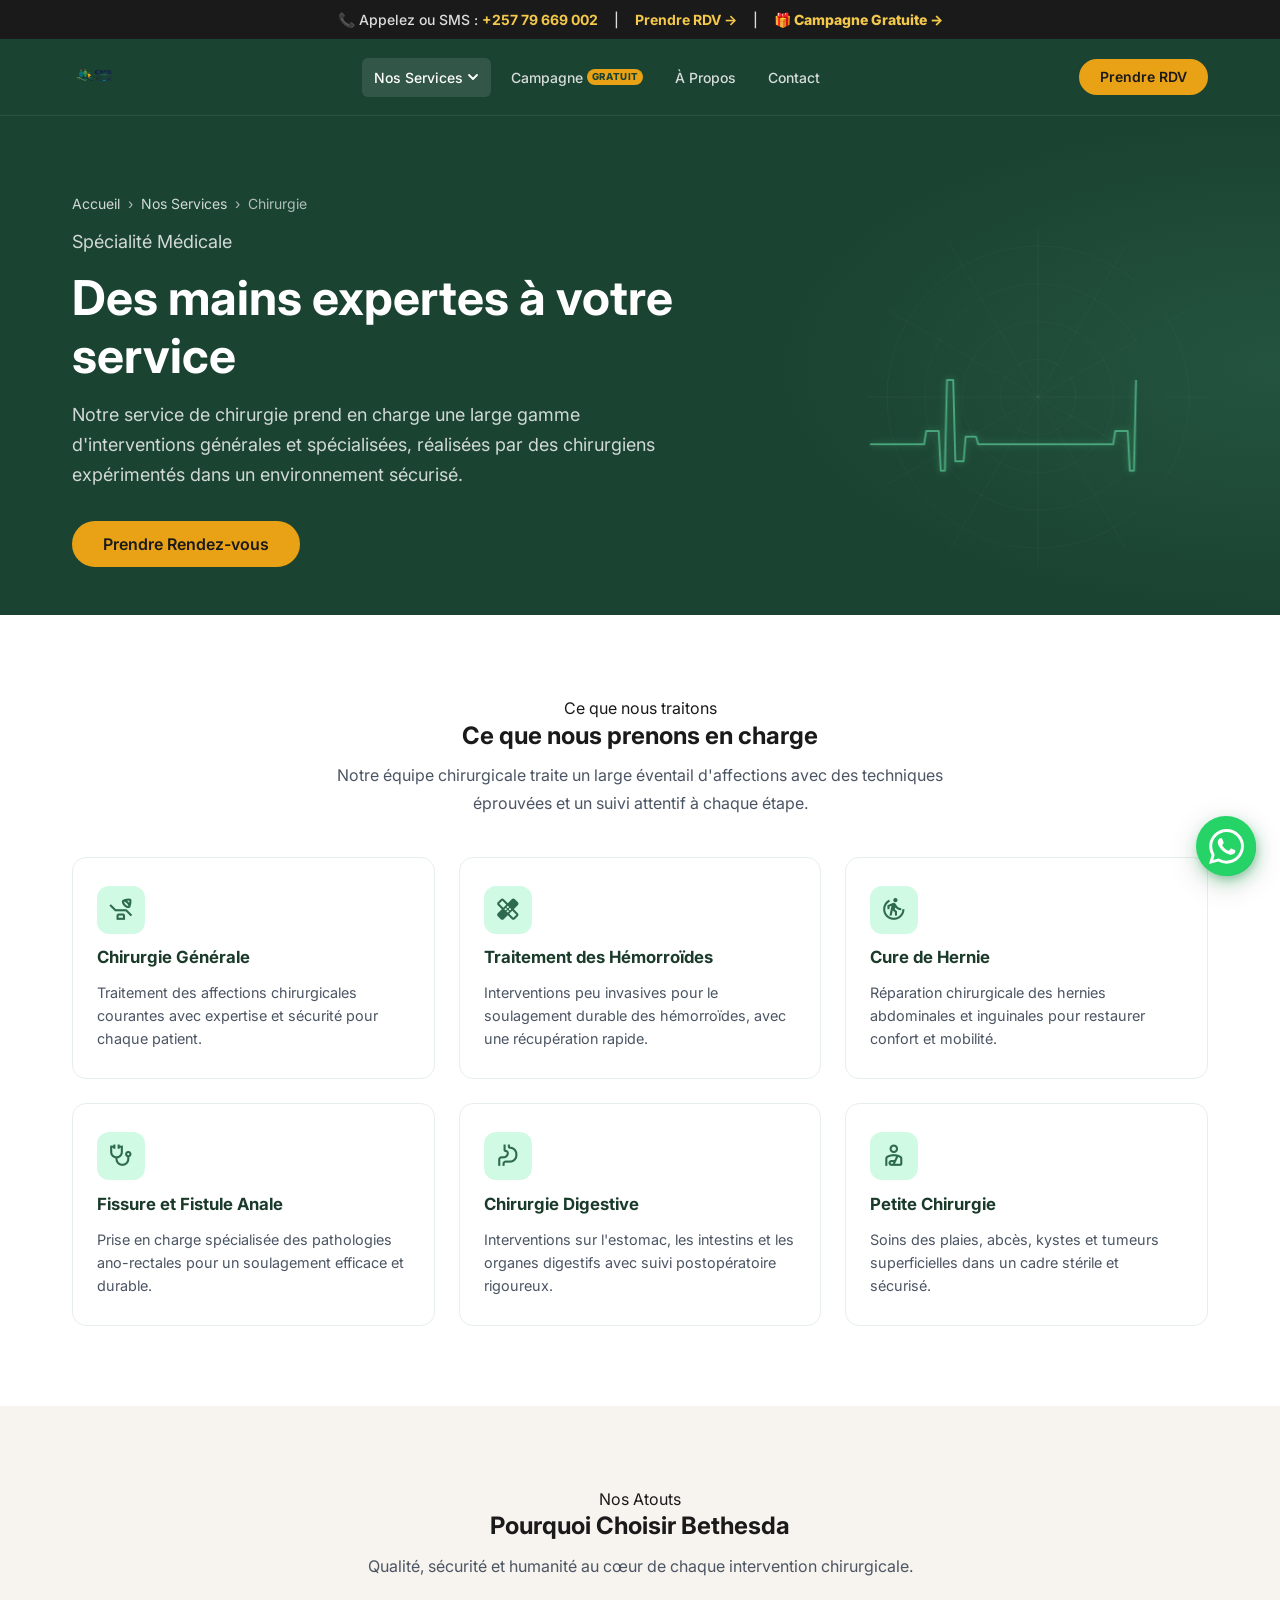
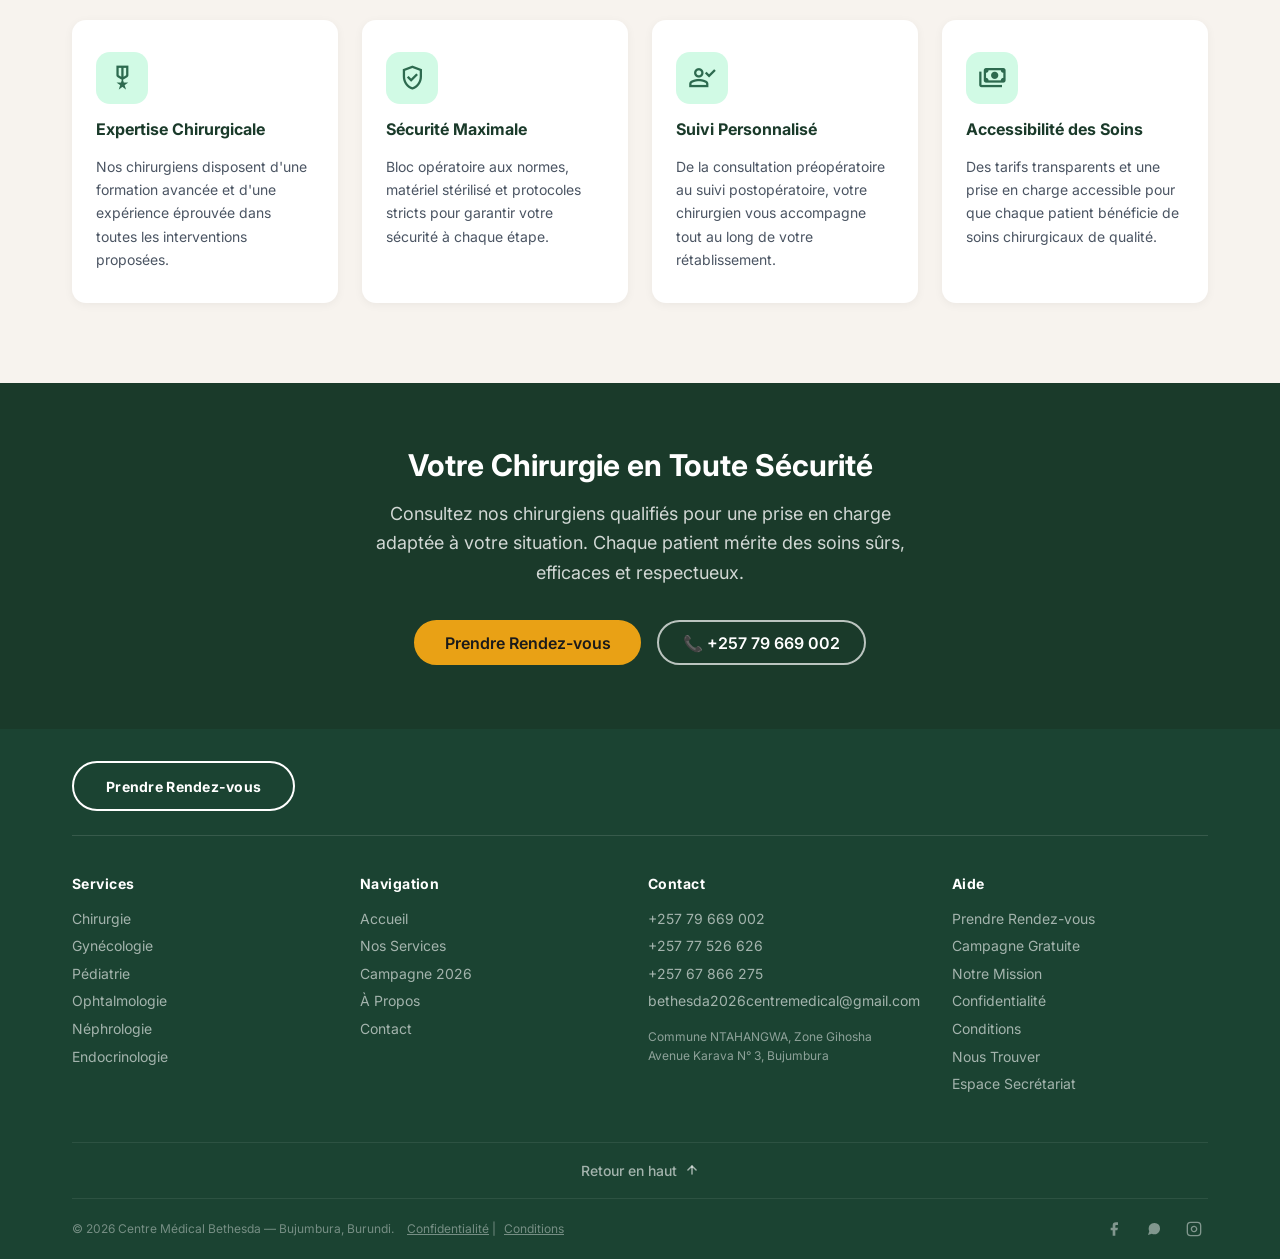
<file: services/chirurgie.html>
<!DOCTYPE html>
<html lang="fr">

<head>
  <!-- Google Tag Manager -->
  <script>(function (w, d, s, l, i) {
      w[l] = w[l] || []; w[l].push({
        'gtm.start':
          new Date().getTime(), event: 'gtm.js'
      }); var f = d.getElementsByTagName(s)[0],
        j = d.createElement(s), dl = l != 'dataLayer' ? '&l=' + l : ''; j.async = true; j.src =
          'https://www.googletagmanager.com/gtm.js?id=' + i + dl; f.parentNode.insertBefore(j, f);
    })(window, document, 'script', 'dataLayer', 'GTM-KMPRK2CF');</script>
  <!-- End Google Tag Manager -->

  <!-- Google tag (gtag.js) -->
  <script async src="https://www.googletagmanager.com/gtag/js?id=AW-17978379720"></script>
  <script>
    window.dataLayer = window.dataLayer || [];
    function gtag() { dataLayer.push(arguments); }
    gtag('js', new Date());

    gtag('config', 'AW-17978379720');
  </script>
  <meta charset="UTF-8" />
  <meta name="viewport" content="width=device-width, initial-scale=1.0" />

  <!-- SEO Meta Tags -->
  <title>Chirurgie Générale et Spécialisée — Centre Médical Bethesda, Bujumbura</title>
  <meta name="description"
    content="Découvrez notre service de chirurgie à Bujumbura. Interventions en chirurgie générale, digestive, cure de hernie et traitement des hémorroïdes par des spécialistes." />
  <meta name="keywords"
    content="chirurgie Bujumbura, clinique chirurgie Burundi, chirurgien Bethesda, opération hernie, traitement hémorroïdes">
  <meta name="author" content="Centre Médical Bethesda">
  <link rel="canonical" href="https://www.cmbethesda.com/services/chirurgie">

  <!-- Open Graph / Facebook -->
  <meta property="og:type" content="website">
  <meta property="og:url" content="https://www.cmbethesda.com/services/chirurgie">
  <meta property="og:title" content="Service de Chirurgie — Centre Médical Bethesda">
  <meta property="og:description"
    content="Chirurgie générale, digestive et proctologique à Bujumbura. Des chirurgiens expérimentés dans un environnement sécurisé aux normes internationales.">
  <meta property="og:image" content="https://www.cmbethesda.com/images/facebook-cover.png">
  <meta property="og:site_name" content="Centre Médical Bethesda">

  <!-- Twitter -->
  <meta name="twitter:card" content="summary_large_image">
  <meta name="twitter:url" content="https://www.cmbethesda.com/services/chirurgie">
  <meta name="twitter:title" content="Chirurgie — Centre Médical Bethesda">
  <meta name="twitter:description" content="Interventions chirurgicales générales et spécialisées à Bujumbura.">
  <meta name="twitter:image" content="https://www.cmbethesda.com/images/facebook-cover.png">

  <!-- Favicon & Styles -->
  <meta name="theme-color" content="#1B4332">
  <link rel="icon" type="image/png" href="../images/favicon_1.png?v=3">
  <link rel="apple-touch-icon" href="../images/favicon_1.png?v=3">
  <link rel="preconnect" href="https://fonts.googleapis.com">
  <link rel="preconnect" href="https://fonts.gstatic.com" crossorigin>
  <link rel="stylesheet"
    href="https://fonts.googleapis.com/css2?family=Inter:wght@400;500;600;700&family=Playfair+Display:wght@700&display=swap">
  <link rel="stylesheet" href="../css/styles.css?v=2" />
  <!-- Google Material Symbols -->
  <link rel="stylesheet"
    href="https://fonts.googleapis.com/css2?family=Material+Symbols+Outlined:opsz,wght,FILL,GRAD@24,400,0,0&display=swap" />
  <style>
    /* ── Material Symbol helper ─────────────────────── */
    .mat-icon {
      font-family: 'Material Symbols Outlined';
      font-weight: normal;
      font-style: normal;
      font-size: 1.5rem;
      line-height: 1;
      letter-spacing: normal;
      text-transform: none;
      display: inline-block;
      white-space: nowrap;
      direction: ltr;
      -webkit-font-smoothing: antialiased;
    }

    /* ── Service cards grid ─────────────────────────── */
    .svc-cards-grid {
      display: grid;
      grid-template-columns: repeat(auto-fill, minmax(280px, 1fr));
      gap: 1.5rem;
      margin-top: 2.5rem;
    }

    .svc-card {
      background: #fff;
      border: 1px solid #E6EFE9;
      border-radius: 14px;
      padding: 1.75rem 1.5rem;
      display: flex;
      flex-direction: column;
      gap: 0.85rem;
      transition: box-shadow 0.2s, transform 0.2s;
    }

    .svc-card:hover {
      box-shadow: 0 8px 28px rgba(45, 106, 79, 0.12);
      transform: translateY(-3px);
    }

    .svc-card-icon {
      width: 48px;
      height: 48px;
      border-radius: 12px;
      background: #D1FAE5;
      display: flex;
      align-items: center;
      justify-content: center;
      flex-shrink: 0;
    }

    .svc-card-icon .mat-icon {
      color: #2D6A4F;
      font-size: 1.6rem;
    }

    .svc-card h3 {
      font-size: 1.05rem;
      font-weight: 700;
      color: #1A3A2A;
      margin: 0;
    }

    .svc-card p {
      font-size: 0.9rem;
      color: #4B5563;
      line-height: 1.6;
      margin: 0;
    }

    /* ── Benefits grid ──────────────────────────────── */
    .benefits-grid-new {
      display: grid;
      grid-template-columns: repeat(auto-fill, minmax(230px, 1fr));
      gap: 1.5rem;
      margin-top: 2.5rem;
    }

    .benefit-card-new {
      background: #fff;
      border-radius: 14px;
      padding: 2rem 1.5rem;
      display: flex;
      flex-direction: column;
      align-items: flex-start;
      gap: 1rem;
      box-shadow: 0 2px 10px rgba(0, 0, 0, 0.05);
      transition: box-shadow 0.2s, transform 0.2s;
    }

    .benefit-card-new:hover {
      box-shadow: 0 8px 28px rgba(45, 106, 79, 0.12);
      transform: translateY(-3px);
    }

    .benefit-icon-new {
      width: 52px;
      height: 52px;
      border-radius: 14px;
      background: #D1FAE5;
      display: flex;
      align-items: center;
      justify-content: center;
    }

    .benefit-icon-new .mat-icon {
      color: #2D6A4F;
      font-size: 1.8rem;
    }

    .benefit-card-new h3 {
      font-size: 1rem;
      font-weight: 700;
      color: #1A3A2A;
      margin: 0;
    }

    .benefit-card-new p {
      font-size: 0.875rem;
      color: #4B5563;
      line-height: 1.65;
      margin: 0;
    }

    /* ── Section intro refinements ──────────────────── */
    .section-intro-text {
      max-width: 620px;
      margin: 0 auto 0.5rem;
      color: #4B5563;
      text-align: center;
      font-size: 1rem;
      line-height: 1.7;
    }
  </style>
  <!-- Meta Pixel Code -->
  <script>
    !function (f, b, e, v, n, t, s) {
      if (f.fbq) return; n = f.fbq = function () {
        n.callMethod ?
          n.callMethod.apply(n, arguments) : n.queue.push(arguments)
      };
      if (!f._fbq) f._fbq = n; n.push = n; n.loaded = !0; n.version = '2.0';
      n.queue = []; t = b.createElement(e); t.async = !0;
      t.src = v; s = b.getElementsByTagName(e)[0];
      s.parentNode.insertBefore(t, s)
    }(window, document, 'script',
      'https://connect.facebook.net/en_US/fbevents.js');
    fbq('init', '1483412680011645');
    fbq('track', 'PageView');
  </script>
  <noscript><img height="1" width="1" style="display:none"
      src="https://www.facebook.com/tr?id=1483412680011645&ev=PageView&noscript=1" /></noscript>
  <!-- End Meta Pixel Code -->
  <!-- Structured Data (JSON-LD) -->
  <script type="application/ld+json">
  [
    {
      "@context": "https://schema.org",
      "@type": "BreadcrumbList",
      "itemListElement": [
        {"@type": "ListItem", "position": 1, "name": "Accueil", "item": "https://www.cmbethesda.com/"},
        {"@type": "ListItem", "position": 2, "name": "Nos Services", "item": "https://www.cmbethesda.com/services"},
        {"@type": "ListItem", "position": 3, "name": "Chirurgie", "item": "https://www.cmbethesda.com/services/chirurgie"}
      ]
    },
    {
      "@context": "https://schema.org",
      "@type": "MedicalWebPage",
      "name": "Chirurgie générale et spécialisée",
      "url": "https://www.cmbethesda.com/services/chirurgie",
      "specialty": "https://schema.org/Surgical",
      "isPartOf": {
        "@type": "WebSite",
        "name": "Centre Médical Bethesda",
        "url": "https://www.cmbethesda.com"
      },
      "about": {
        "@type": "MedicalClinic",
        "name": "Centre Médical Bethesda",
        "url": "https://www.cmbethesda.com"
      }
    }
  ]
  </script>
</head>

<body>
  <!-- Google Tag Manager (noscript) -->
  <noscript><iframe src="https://www.googletagmanager.com/ns.html?id=GTM-KMPRK2CF" height="0" width="0"
      style="display:none;visibility:hidden"></iframe></noscript>
  <!-- End Google Tag Manager (noscript) -->

  <div class="top-bar">
    <span class="top-bar-phone"><span class="top-bar-label">📞 Appelez ou SMS :</span> <a href="../contact.html?service=chirurgie">+257 79 669 002</a></span>
    <span class="top-bar-sep" aria-hidden="true">|</span>
    <a href="../contact.html?service=chirurgie">Prendre RDV →</a>
    <span class="top-bar-sep" aria-hidden="true">|</span>
    <a href="../campagne.html" class="top-bar-campaign">🎁 Campagne Gratuite →</a>
  </div>

  <header id="nav">
    <div class="nav-inner">
      <a href="../index.html" class="logo" style="display: flex; align-items: center;">
        <img src="../images/logo-white-bg.webp" alt="Centre Médical Bethesda Logo" class="brand-logo" />
      </a>
      <nav class="desktop-nav">
        <div class="nav-dropdown">
          <a class="nav-link active" tabindex="0">Nos Services <svg class="dropdown-arrow" viewBox="0 0 12 12"
              fill="none">
              <path d="M2 4l4 4 4-4" stroke="currentColor" stroke-width="1.8" stroke-linecap="round"
                stroke-linejoin="round" />
            </svg></a>
          <div class="dropdown-menu">
            <a href="chirurgie.html">Chirurgie</a>
            <a href="gynecologie.html">Gynécologie</a>
            <a href="pediatrie.html">Pédiatrie</a>
            <a href="ophtalmologie.html">Ophtalmologie</a>
            <a href="nephrologie.html">Néphrologie</a>
            <a href="endocrinologie.html">Endocrinologie-diabétologie</a>
          </div>
        </div>
        <a href="../campagne.html" class="nav-link">Campagne <span class="nav-badge">Gratuit</span></a>
        <a href="../a-propos.html" class="nav-link">À Propos</a>
        <a href="../contact.html?service=chirurgie" class="nav-link">Contact</a>
      </nav>
      <a href="../contact.html?service=chirurgie" class="btn btn-accent btn-sm">Prendre RDV</a>
      <button class="hamburger" aria-label="Ouvrir le menu" aria-expanded="false">
        <svg width="24" height="24" viewBox="0 0 24 24" fill="none" stroke="currentColor" stroke-width="2"
          stroke-linecap="round">
          <line x1="3" y1="6" x2="21" y2="6" />
          <line x1="3" y1="12" x2="21" y2="12" />
          <line x1="3" y1="18" x2="21" y2="18" />
        </svg>
      </button>
    </div>
    <nav class="mobile-nav">
      <div class="mobile-services-group">
        <button class="mobile-services-toggle">Nos Services <svg class="dropdown-arrow" width="16" height="16"
            viewBox="0 0 12 12" fill="none">
            <path d="M2 4l4 4 4-4" stroke="currentColor" stroke-width="1.8" stroke-linecap="round"
              stroke-linejoin="round" />
          </svg></button>
        <div class="mobile-services-submenu">
          <a href="chirurgie.html">Chirurgie</a>
          <a href="gynecologie.html">Gynécologie</a>
          <a href="pediatrie.html">Pédiatrie</a>
          <a href="ophtalmologie.html">Ophtalmologie</a>
          <a href="nephrologie.html">Néphrologie</a>
          <a href="endocrinologie.html">Endocrinologie-diabétologie</a>
        </div>
      </div>
      <a href="../campagne.html">Campagne Médicale</a>
      <a href="../a-propos.html">À Propos</a>
      <a href="../contact.html?service=chirurgie">Contact</a>
      <a href="../contact.html?service=chirurgie" class="btn btn-accent"
        style="margin-top:0.5rem;text-align:center;justify-content:center;">Prendre Rendez-vous</a>
    </nav>
  </header>

  <main>

    <!-- Sub-hero -->
    <section class="sub-hero service-hero">
      <div class="container">
        <nav class="breadcrumb" aria-label="Fil d'Ariane">
          <a href="../index.html">Accueil</a>
          <span>›</span>
          <a href="../services.html">Nos Services</a>
          <span>›</span>
          <span>Chirurgie</span>
        </nav>
        <div class="service-hero-inner">
          <div class="service-hero-text">
            <p class="eyebrow">Spécialité Médicale</p>
            <h1>Des mains expertes à votre service</h1>
            <p class="subtitle">Notre service de chirurgie prend en charge une large gamme d'interventions générales et
              spécialisées, réalisées par des chirurgiens expérimentés dans un environnement sécurisé.</p>
            <a href="../contact.html?service=chirurgie" class="btn btn-accent">Prendre Rendez-vous</a>
          </div>
          <div class="service-hero-visual">
            <div class="hero-canvas-container">
              <canvas id="hero-canvas-chirurgie"></canvas>
            </div>
          </div>
        </div>
      </div>
    </section>

    <!-- Nos Prestations -->
    <section style="background:#fff; padding-block:5rem;">
      <div class="container">
        <div class="section-header" style="text-align:center; margin-bottom:0.75rem;">
          <p class="eyebrow">Ce que nous traitons</p>
          <h2>Ce que nous prenons en charge</h2>
        </div>
        <p class="section-intro-text">
          Notre équipe chirurgicale traite un large éventail d'affections avec des techniques éprouvées et un suivi
          attentif à chaque étape.
        </p>

        <div class="svc-cards-grid">

          <div class="svc-card">
            <div class="svc-card-icon">
              <span class="mat-icon" aria-hidden="true">procedure</span>
            </div>
            <h3>Chirurgie Générale</h3>
            <p>Traitement des affections chirurgicales courantes avec expertise et sécurité pour chaque patient.</p>
          </div>

          <div class="svc-card">
            <div class="svc-card-icon">
              <span class="mat-icon" aria-hidden="true">healing</span>
            </div>
            <h3>Traitement des Hémorroïdes</h3>
            <p>Interventions peu invasives pour le soulagement durable des hémorroïdes, avec une récupération rapide.
            </p>
          </div>

          <div class="svc-card">
            <div class="svc-card-icon">
              <span class="mat-icon" aria-hidden="true">body_system</span>
            </div>
            <h3>Cure de Hernie</h3>
            <p>Réparation chirurgicale des hernies abdominales et inguinales pour restaurer confort et mobilité.</p>
          </div>

          <div class="svc-card">
            <div class="svc-card-icon">
              <span class="mat-icon" aria-hidden="true">stethoscope</span>
            </div>
            <h3>Fissure et Fistule Anale</h3>
            <p>Prise en charge spécialisée des pathologies ano-rectales pour un soulagement efficace et durable.</p>
          </div>

          <div class="svc-card">
            <div class="svc-card-icon">
              <span class="mat-icon" aria-hidden="true">gastroenterology</span>
            </div>
            <h3>Chirurgie Digestive</h3>
            <p>Interventions sur l'estomac, les intestins et les organes digestifs avec suivi postopératoire rigoureux.
            </p>
          </div>

          <div class="svc-card">
            <div class="svc-card-icon">
              <span class="mat-icon" aria-hidden="true">personal_injury</span>
            </div>
            <h3>Petite Chirurgie</h3>
            <p>Soins des plaies, abcès, kystes et tumeurs superficielles dans un cadre stérile et sécurisé.</p>
          </div>

        </div>
      </div>
    </section>

    <!-- Pourquoi Choisir Bethesda -->
    <section style="background:var(--warm-bg,#F7F3EE); padding-block:5rem;">
      <div class="container">
        <div class="section-header" style="text-align:center; margin-bottom:0.75rem;">
          <p class="eyebrow">Nos Atouts</p>
          <h2>Pourquoi Choisir Bethesda</h2>
        </div>
        <p class="section-intro-text">
          Qualité, sécurité et humanité au cœur de chaque intervention chirurgicale.
        </p>

        <div class="benefits-grid-new">

          <div class="benefit-card-new">
            <div class="benefit-icon-new">
              <span class="mat-icon" aria-hidden="true">military_tech</span>
            </div>
            <h3>Expertise Chirurgicale</h3>
            <p>Nos chirurgiens disposent d'une formation avancée et d'une expérience éprouvée dans toutes les
              interventions proposées.</p>
          </div>

          <div class="benefit-card-new">
            <div class="benefit-icon-new">
              <span class="mat-icon" aria-hidden="true">verified_user</span>
            </div>
            <h3>Sécurité Maximale</h3>
            <p>Bloc opératoire aux normes, matériel stérilisé et protocoles stricts pour garantir votre sécurité à
              chaque étape.</p>
          </div>

          <div class="benefit-card-new">
            <div class="benefit-icon-new">
              <span class="mat-icon" aria-hidden="true">person_check</span>
            </div>
            <h3>Suivi Personnalisé</h3>
            <p>De la consultation préopératoire au suivi postopératoire, votre chirurgien vous accompagne tout au long
              de votre rétablissement.</p>
          </div>

          <div class="benefit-card-new">
            <div class="benefit-icon-new">
              <span class="mat-icon" aria-hidden="true">payments</span>
            </div>
            <h3>Accessibilité des Soins</h3>
            <p>Des tarifs transparents et une prise en charge accessible pour que chaque patient bénéficie de soins
              chirurgicaux de qualité.</p>
          </div>

        </div>
      </div>
    </section>

    <!-- CTA Band -->
    <section class="cta-band" style="background:#1A3A2A; padding-block:4rem; text-align:center;">
      <div class="container">
        <h2 style="color:#fff; margin-bottom:1rem;">Votre Chirurgie en Toute Sécurité</h2>
        <p style="color:rgba(255,255,255,0.8); max-width:540px; margin:0 auto 2rem;">Consultez nos chirurgiens qualifiés
          pour une prise en charge adaptée à votre situation. Chaque patient mérite des soins sûrs, efficaces et
          respectueux.</p>
        <div class="cta-band-buttons" style="display:flex; gap:1rem; justify-content:center; flex-wrap:wrap;">
          <a href="../contact.html?service=chirurgie" class="btn btn-accent">Prendre Rendez-vous</a>
          <a href="tel:+25779669002" class="btn btn-outline-white">📞 +257 79 669 002</a>
        </div>
      </div>
    </section>

  </main>

  <footer id="footer">
    <div class="container">

      <!-- Top Bar: CTA -->
      <div class="footer-top-bar">
        <a href="../contact.html?service=chirurgie" class="footer-cta-btn">Prendre Rendez-vous</a>
      </div>

      <!-- 4-Column Links -->
      <div class="footer-columns">

        <div class="footer-col">
          <h4>Services</h4>
          <a href="../services/chirurgie.html">Chirurgie</a>
          <a href="../services/gynecologie.html">Gynécologie</a>
          <a href="../services/pediatrie.html">Pédiatrie</a>
          <a href="../services/ophtalmologie.html">Ophtalmologie</a>
          <a href="../services/nephrologie.html">Néphrologie</a>
          <a href="../services/endocrinologie.html">Endocrinologie</a>
        </div>

        <div class="footer-col">
          <h4>Navigation</h4>
          <a href="../index.html">Accueil</a>
          <a href="../services.html">Nos Services</a>
          <a href="../campagne.html">Campagne 2026</a>
          <a href="../a-propos.html">À Propos</a>
          <a href="../contact.html?service=chirurgie">Contact</a>
        </div>

        <div class="footer-col">
          <h4>Contact</h4>
          <a href="tel:+25779669002">+257 79 669 002</a>
          <a href="tel:+25777526626">+257 77 526 626</a>
          <a href="tel:+25767866275">+257 67 866 275</a>
          <a href="mailto:bethesda2026centremedical@gmail.com">bethesda2026centremedical@gmail.com</a>
          <span class="footer-info">Commune NTAHANGWA, Zone Gihosha<br>Avenue Karava N° 3, Bujumbura</span>
        </div>

        <div class="footer-col">
          <h4>Aide</h4>
          <a href="../contact.html?service=chirurgie">Prendre Rendez-vous</a>
          <a href="../campagne.html">Campagne Gratuite</a>
          <a href="../a-propos.html">Notre Mission</a>
          <a href="../politique-de-confidentialite.html">Confidentialité</a>
          <a href="../conditions-generales.html">Conditions</a>
          <a href="https://maps.google.com/?q=J9WQ%2BQQR+Bujumbura" target="_blank" rel="noopener">Nous Trouver</a>
          <a href="/login">Espace Secrétariat</a>
        </div>

      </div>

      <!-- Back to Top -->
      <div class="footer-back-top">
        <a href="#" onclick="window.scrollTo({top: 0, behavior: 'smooth'}); return false;">
          Retour en haut
          <svg width="14" height="14" viewBox="0 0 24 24" fill="none" stroke="currentColor" stroke-width="2.5"
            stroke-linecap="round" stroke-linejoin="round">
            <path d="M12 19V5" />
            <path d="M5 12l7-7 7 7" />
          </svg>
        </a>
      </div>

    </div>

    <!-- Bottom Bar -->
    <div class="container">
      <div class="footer-bottom">
        <div class="footer-bottom-left">
          <p>© 2026 Centre Médical Bethesda — Bujumbura, Burundi.
            <a href="../politique-de-confidentialite.html"
              style="text-decoration: underline; margin-left: 10px;">Confidentialité</a> |
            <a href="../conditions-generales.html" style="text-decoration: underline; margin-left: 5px;">Conditions</a>
          </p>
        </div>
        <div class="footer-bottom-right">
          <a href="https://www.facebook.com/centremedicalbethesda" class="social-link" aria-label="Facebook"
            target="_blank" rel="noopener">
            <svg width="16" height="16" viewBox="0 0 24 24" fill="currentColor">
              <path d="M18 2h-3a5 5 0 00-5 5v3H7v4h3v8h4v-8h3l1-4h-4V7a1 1 0 011-1h3z" />
            </svg>
          </a>
          <a href="https://wa.me/25779669002" class="social-link" aria-label="WhatsApp" target="_blank" rel="noopener">
            <svg width="16" height="16" viewBox="0 0 24 24" fill="currentColor">
              <path
                d="M21 11.5a8.38 8.38 0 01-.9 3.8 8.5 8.5 0 01-7.6 4.7 8.38 8.38 0 01-3.8-.9L3 21l1.9-5.7a8.38 8.38 0 01-.9-3.8 8.5 8.5 0 014.7-7.6 8.38 8.38 0 013.8-.9h.5a8.48 8.48 0 018 8v.5z" />
            </svg>
          </a>
          <a href="https://www.instagram.com/cm_bethesda" class="social-link" aria-label="Instagram" target="_blank"
            rel="noopener">
            <svg width="16" height="16" viewBox="0 0 24 24" fill="none" stroke="currentColor" stroke-width="2">
              <rect x="2" y="2" width="20" height="20" rx="5" />
              <path d="M16 11.37A4 4 0 1112.63 8 4 4 0 0116 11.37z" />
              <line x1="17.5" y1="6.5" x2="17.51" y2="6.5" />
            </svg>
          </a>
        </div>
      </div>
    </div>
  </footer>

  <script src="../js/animations.js"></script>
  <script src="../js/main.js"></script>
  <script>
    document.addEventListener("DOMContentLoaded", () => {
      if (window.initServiceAnimation) {
        window.initServiceAnimation('hero-canvas-chirurgie', 'chirurgie');
      }
    });
  </script>

  <!-- Floating WhatsApp Button -->
  <a href="https://wa.me/25779669002" class="floating-whatsapp" target="_blank" rel="noopener"
    aria-label="Contactez-nous sur WhatsApp">
    <svg viewBox="0 0 24 24" fill="currentColor">
      <path
        d="M17.472 14.382c-.297-.149-1.758-.867-2.03-.967-.273-.099-.471-.148-.67.15-.197.297-.767.966-.94 1.164-.173.199-.347.223-.644.075-.297-.15-1.255-.463-2.39-1.475-.888-.788-1.489-1.761-1.662-2.062-.173-.297-.018-.458.13-.606.134-.133.298-.347.446-.52.149-.174.198-.298.298-.497.099-.198.05-.371-.025-.52-.075-.149-.669-1.612-.916-2.207-.242-.579-.487-.5-.669-.51a12.8 12.8 0 0 0-.57-.01c-.198 0-.52.074-.792.372-.272.297-1.04 1.016-1.04 2.479 0 1.462 1.065 2.875 1.213 3.074.149.198 2.096 3.2 5.077 4.487.709.306 1.262.489 1.694.625.712.227 1.36.195 1.871.118.571-.085 1.758-.719 2.006-1.413.248-.694.248-1.289.173-1.413-.074-.124-.272-.198-.57-.347m-5.421 7.403h-.004a9.87 9.87 0 0 1-5.031-1.378l-.361-.214-3.741.982.998-3.648-.235-.374a9.86 9.86 0 0 1-1.51-5.26c.001-5.45 4.436-9.884 9.888-9.884 2.64 0 5.122 1.03 6.988 2.898a9.825 9.825 0 0 1 2.893 6.994c-.003 5.45-4.437 9.884-9.885 9.884m8.413-18.297A11.815 11.815 0 0 0 12.05 0C5.495 0 .16 5.335.157 11.892c0 2.096.547 4.142 1.588 5.945L.057 24l6.305-1.654a11.882 11.882 0 0 0 5.683 1.448h.005c6.554 0 11.89-5.335 11.893-11.893a11.821 11.821 0 0 0-3.48-8.413z" />
    </svg>
  </a>
  <!-- Start of HubSpot Embed Code -->
  <script type="text/javascript" id="hs-script-loader" async defer src="//js-eu1.hs-scripts.com/147937804.js"></script>
  <!-- End of HubSpot Embed Code -->
  <!-- WhatsApp Float -->
  <a class="whatsapp-float" href="https://wa.me/25779669002" target="_blank" rel="noopener noreferrer" aria-label="Discuter sur WhatsApp">
    <svg xmlns="http://www.w3.org/2000/svg" viewBox="0 0 24 24"><path d="M17.472 14.382c-.297-.149-1.758-.867-2.03-.967-.273-.099-.471-.148-.67.15-.197.297-.767.966-.94 1.164-.173.199-.347.223-.644.075-.297-.15-1.255-.463-2.39-1.475-.883-.788-1.48-1.761-1.653-2.059-.173-.297-.018-.458.13-.606.134-.133.298-.347.446-.52.149-.174.198-.298.298-.497.099-.198.05-.371-.025-.52-.075-.149-.669-1.612-.916-2.207-.242-.579-.487-.5-.669-.51-.173-.008-.371-.01-.57-.01-.198 0-.52.074-.792.372-.272.297-1.04 1.016-1.04 2.479 0 1.462 1.065 2.875 1.213 3.074.149.198 2.096 3.2 5.077 4.487.709.306 1.262.489 1.694.625.712.227 1.36.195 1.871.118.571-.085 1.758-.719 2.006-1.413.248-.694.248-1.289.173-1.413-.074-.124-.272-.198-.57-.347m-5.421 7.403h-.004a9.87 9.87 0 01-5.031-1.378l-.361-.214-3.741.982.998-3.648-.235-.374a9.86 9.86 0 01-1.51-5.26c.001-5.45 4.436-9.884 9.888-9.884 2.64 0 5.122 1.03 6.988 2.898a9.825 9.825 0 012.893 6.994c-.003 5.45-4.437 9.884-9.885 9.884m8.413-18.297A11.815 11.815 0 0012.05 0C5.495 0 .16 5.335.157 11.892c0 2.096.547 4.142 1.588 5.945L.057 24l6.305-1.654a11.882 11.882 0 005.683 1.448h.005c6.554 0 11.890-5.335 11.893-11.893a11.821 11.821 0 00-3.48-8.413z"/></svg>
  </a>
</body>

</html>
</file>
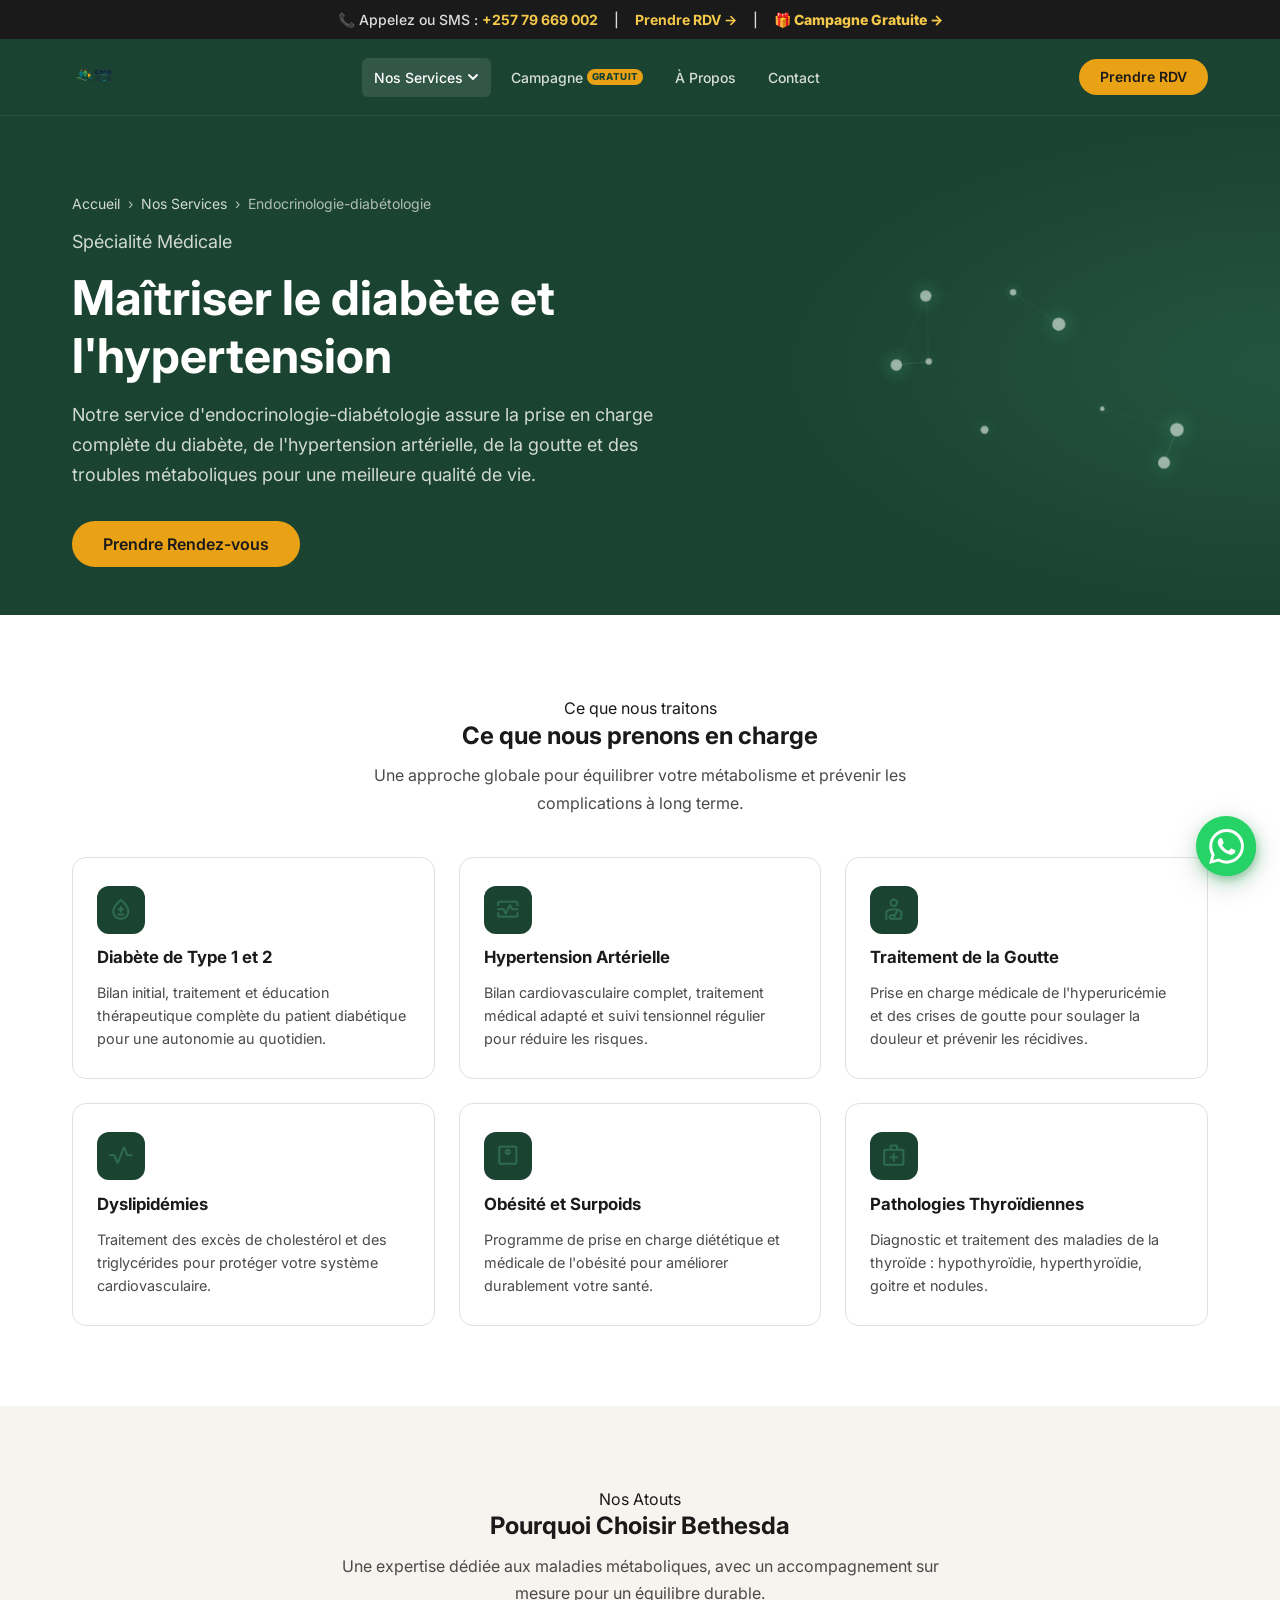
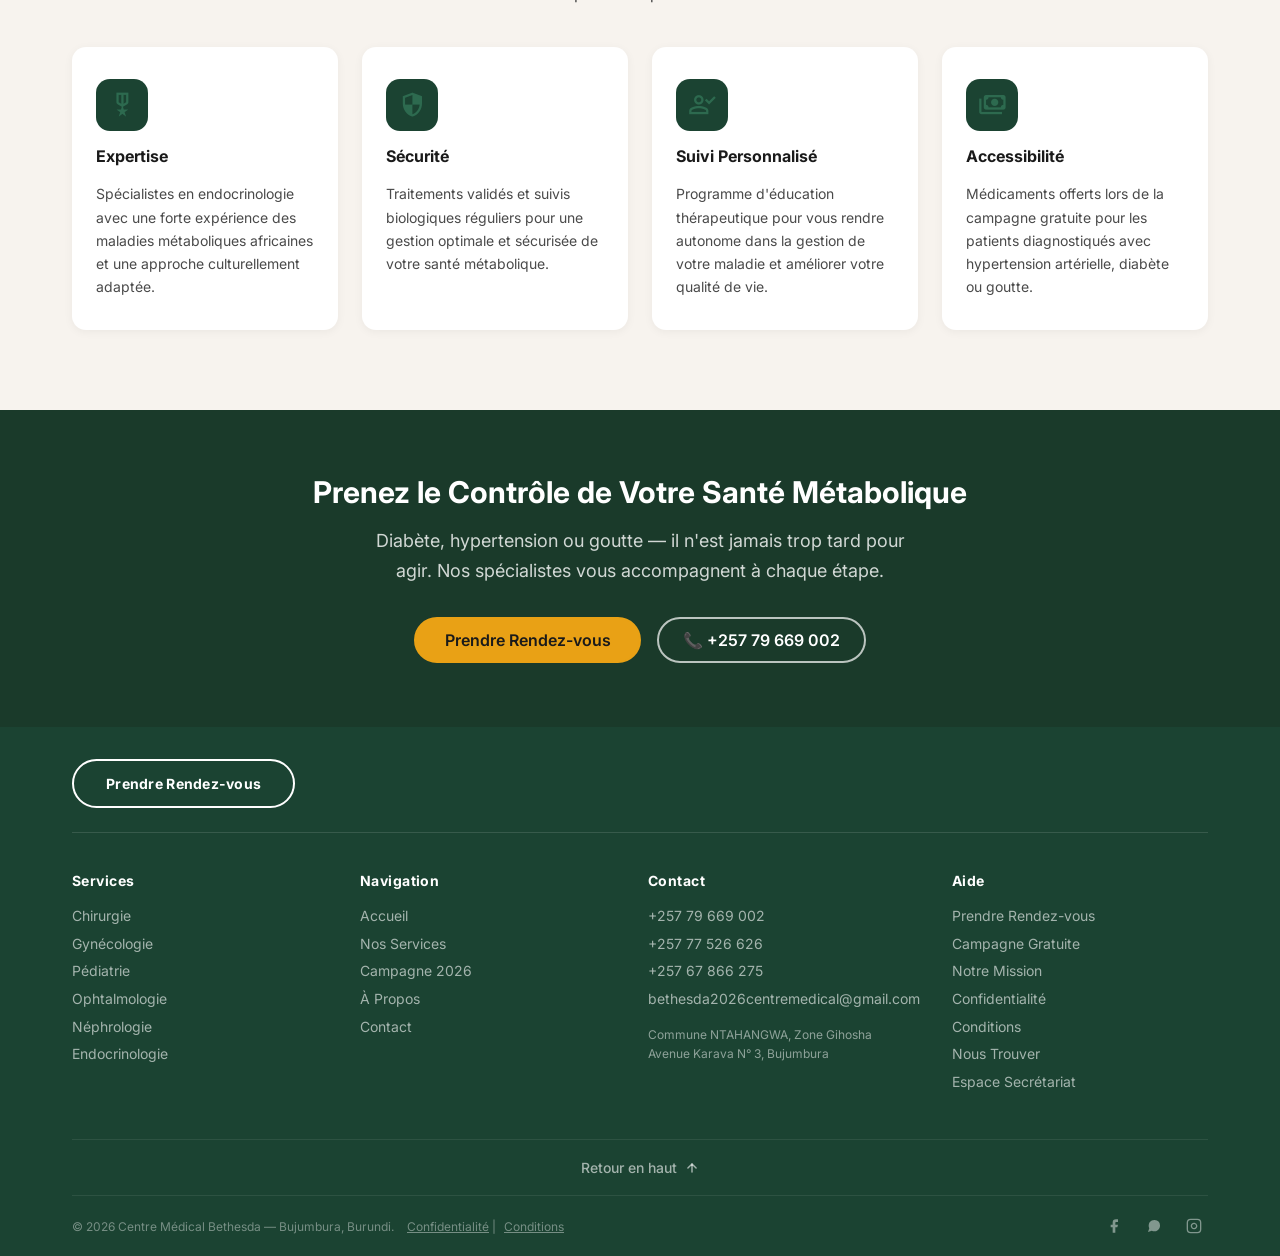
<file: services/endocrinologie.html>
<!DOCTYPE html>
<html lang="fr">

<head>
  <!-- Google Tag Manager -->
  <script>(function (w, d, s, l, i) {
      w[l] = w[l] || []; w[l].push({
        'gtm.start':
          new Date().getTime(), event: 'gtm.js'
      }); var f = d.getElementsByTagName(s)[0],
        j = d.createElement(s), dl = l != 'dataLayer' ? '&l=' + l : ''; j.async = true; j.src =
          'https://www.googletagmanager.com/gtm.js?id=' + i + dl; f.parentNode.insertBefore(j, f);
    })(window, document, 'script', 'dataLayer', 'GTM-KMPRK2CF');</script>
  <!-- End Google Tag Manager -->

  <!-- Google tag (gtag.js) -->
  <script async src="https://www.googletagmanager.com/gtag/js?id=AW-17978379720"></script>
  <script>
    window.dataLayer = window.dataLayer || [];
    function gtag() { dataLayer.push(arguments); }
    gtag('js', new Date());

    gtag('config', 'AW-17978379720');
  </script>
  <meta charset="UTF-8" />
  <meta name="viewport" content="width=device-width, initial-scale=1.0" />

  <!-- SEO Meta Tags -->
  <title>Endocrinologie et Diabétologie — Centre Médical Bethesda, Bujumbura</title>
  <meta name="description"
    content="Découvrez notre service d'endocrinologie-diabétologie à Bujumbura. Prise en charge du diabète, de l'hypertension artérielle, de la goutte et des troubles métaboliques." />
  <meta name="keywords"
    content="endocrinologue Bujumbura, diabète Burundi, traitement hypertension, goutte, maladie métabolique">
  <meta name="author" content="Centre Médical Bethesda">
  <link rel="canonical" href="https://www.cmbethesda.com/services/endocrinologie">

  <!-- Open Graph / Facebook -->
  <meta property="og:type" content="website">
  <meta property="og:url" content="https://www.cmbethesda.com/services/endocrinologie">
  <meta property="og:title" content="Service d'Endocrinologie-Diabétologie — Centre Médical Bethesda">
  <meta property="og:description"
    content="Gestion globale du diabète, de l'hypertension et des troubles hormonaux à Bujumbura.">
  <meta property="og:image" content="https://www.cmbethesda.com/images/facebook-cover.png">
  <meta property="og:site_name" content="Centre Médical Bethesda">

  <!-- Twitter -->
  <meta name="twitter:card" content="summary_large_image">
  <meta name="twitter:url" content="https://www.cmbethesda.com/services/endocrinologie">
  <meta name="twitter:title" content="Endocrinologie-Diabétologie — Centre Médical Bethesda">
  <meta name="twitter:description" content="Consultations en endocrinologie et diabétologie à Bujumbura.">
  <meta name="twitter:image" content="https://www.cmbethesda.com/images/facebook-cover.png">

  <!-- Favicon & Styles -->
  <meta name="theme-color" content="#1B4332">
  <link rel="icon" type="image/png" href="../images/favicon_1.png?v=3">
  <link rel="apple-touch-icon" href="../images/favicon_1.png?v=3">
  <link rel="preconnect" href="https://fonts.googleapis.com">
  <link rel="preconnect" href="https://fonts.gstatic.com" crossorigin>
  <link rel="stylesheet"
    href="https://fonts.googleapis.com/css2?family=Inter:wght@400;500;600;700&family=Playfair+Display:wght@700&display=swap">
  <link rel="stylesheet" href="../css/styles.css?v=2" />
  <!-- Google Material Symbols -->
  <link rel="stylesheet"
    href="https://fonts.googleapis.com/css2?family=Material+Symbols+Outlined:opsz,wght,FILL,GRAD@24,400,0,0&display=swap" />
  <!-- Meta Pixel Code -->
  <script>
    !function (f, b, e, v, n, t, s) {
      if (f.fbq) return; n = f.fbq = function () {
        n.callMethod ?
          n.callMethod.apply(n, arguments) : n.queue.push(arguments)
      };
      if (!f._fbq) f._fbq = n; n.push = n; n.loaded = !0; n.version = '2.0';
      n.queue = []; t = b.createElement(e); t.async = !0;
      t.src = v; s = b.getElementsByTagName(e)[0];
      s.parentNode.insertBefore(t, s)
    }(window, document, 'script',
      'https://connect.facebook.net/en_US/fbevents.js');
    fbq('init', '1483412680011645');
    fbq('track', 'PageView');
  </script>
  <noscript><img height="1" width="1" style="display:none"
      src="https://www.facebook.com/tr?id=1483412680011645&ev=PageView&noscript=1" /></noscript>
  <!-- End Meta Pixel Code -->
  <!-- Structured Data (JSON-LD) -->
  <script type="application/ld+json">
  [
    {
      "@context": "https://schema.org",
      "@type": "BreadcrumbList",
      "itemListElement": [
        {"@type": "ListItem", "position": 1, "name": "Accueil", "item": "https://www.cmbethesda.com/"},
        {"@type": "ListItem", "position": 2, "name": "Nos Services", "item": "https://www.cmbethesda.com/services"},
        {"@type": "ListItem", "position": 3, "name": "Endocrinologie-diabétologie", "item": "https://www.cmbethesda.com/services/endocrinologie"}
      ]
    },
    {
      "@context": "https://schema.org",
      "@type": "MedicalWebPage",
      "name": "Endocrinologie-diabétologie",
      "url": "https://www.cmbethesda.com/services/endocrinologie",
      "specialty": "https://schema.org/Endocrine",
      "isPartOf": {
        "@type": "WebSite",
        "name": "Centre Médical Bethesda",
        "url": "https://www.cmbethesda.com"
      },
      "about": {
        "@type": "MedicalClinic",
        "name": "Centre Médical Bethesda",
        "url": "https://www.cmbethesda.com"
      }
    }
  ]
  </script>
</head>

<body>
  <!-- Google Tag Manager (noscript) -->
  <noscript><iframe src="https://www.googletagmanager.com/ns.html?id=GTM-KMPRK2CF" height="0" width="0"
      style="display:none;visibility:hidden"></iframe></noscript>
  <!-- End Google Tag Manager (noscript) -->

  <div class="top-bar">
    <span class="top-bar-phone"><span class="top-bar-label">📞 Appelez ou SMS :</span> <a href="../contact.html?service=endocrinologie">+257 79 669 002</a></span>
    <span class="top-bar-sep" aria-hidden="true">|</span>
    <a href="../contact.html?service=endocrinologie">Prendre RDV →</a>
    <span class="top-bar-sep" aria-hidden="true">|</span>
    <a href="../campagne.html" class="top-bar-campaign">🎁 Campagne Gratuite →</a>
  </div>

  <header id="nav">
    <div class="nav-inner">
      <a href="../index.html" class="logo" style="display: flex; align-items: center;">
        <img src="../images/logo-white-bg.webp" alt="Centre Médical Bethesda Logo" class="brand-logo" />
      </a>
      <nav class="desktop-nav">
        <div class="nav-dropdown">
          <a class="nav-link active" tabindex="0">Nos Services <svg class="dropdown-arrow" viewBox="0 0 12 12"
              fill="none">
              <path d="M2 4l4 4 4-4" stroke="currentColor" stroke-width="1.8" stroke-linecap="round"
                stroke-linejoin="round" />
            </svg></a>
          <div class="dropdown-menu">
            <a href="chirurgie.html">Chirurgie</a>
            <a href="gynecologie.html">Gynécologie</a>
            <a href="pediatrie.html">Pédiatrie</a>
            <a href="ophtalmologie.html">Ophtalmologie</a>
            <a href="nephrologie.html">Néphrologie</a>
            <a href="endocrinologie.html">Endocrinologie-diabétologie</a>
          </div>
        </div>
        <a href="../campagne.html" class="nav-link">Campagne <span class="nav-badge">Gratuit</span></a>
        <a href="../a-propos.html" class="nav-link">À Propos</a>
        <a href="../contact.html?service=endocrinologie" class="nav-link">Contact</a>
      </nav>
      <a href="../contact.html?service=endocrinologie" class="btn btn-accent btn-sm">Prendre RDV</a>
      <button class="hamburger" aria-label="Ouvrir le menu" aria-expanded="false">
        <svg width="24" height="24" viewBox="0 0 24 24" fill="none" stroke="currentColor" stroke-width="2"
          stroke-linecap="round">
          <line x1="3" y1="6" x2="21" y2="6" />
          <line x1="3" y1="12" x2="21" y2="12" />
          <line x1="3" y1="18" x2="21" y2="18" />
        </svg>
      </button>
    </div>
    <nav class="mobile-nav">
      <div class="mobile-services-group">
        <button class="mobile-services-toggle">Nos Services <svg class="dropdown-arrow" width="16" height="16"
            viewBox="0 0 12 12" fill="none">
            <path d="M2 4l4 4 4-4" stroke="currentColor" stroke-width="1.8" stroke-linecap="round"
              stroke-linejoin="round" />
          </svg></button>
        <div class="mobile-services-submenu">
          <a href="chirurgie.html">Chirurgie</a>
          <a href="gynecologie.html">Gynécologie</a>
          <a href="pediatrie.html">Pédiatrie</a>
          <a href="ophtalmologie.html">Ophtalmologie</a>
          <a href="nephrologie.html">Néphrologie</a>
          <a href="endocrinologie.html">Endocrinologie-diabétologie</a>
        </div>
      </div>
      <a href="../campagne.html">Campagne Médicale</a>
      <a href="../a-propos.html">À Propos</a>
      <a href="../contact.html?service=endocrinologie">Contact</a>
      <a href="../contact.html?service=endocrinologie" class="btn btn-accent"
        style="margin-top:0.5rem;text-align:center;justify-content:center;">Prendre Rendez-vous</a>
    </nav>
  </header>

  <main>

    <!-- Sub-hero -->
    <section class="sub-hero service-hero">
      <div class="container">
        <nav class="breadcrumb" aria-label="Fil d'Ariane">
          <a href="../index.html">Accueil</a>
          <span>›</span>
          <a href="../services.html">Nos Services</a>
          <span>›</span>
          <span>Endocrinologie-diabétologie</span>
        </nav>
        <div class="service-hero-inner">
          <div class="service-hero-text">
            <p class="eyebrow">Spécialité Médicale</p>
            <h1>Maîtriser le diabète et l'hypertension</h1>
            <p class="subtitle">Notre service d'endocrinologie-diabétologie assure la prise en charge complète du
              diabète, de l'hypertension artérielle, de la goutte et des troubles métaboliques pour une meilleure
              qualité de vie.</p>
            <a href="../contact.html?service=endocrinologie" class="btn btn-accent">Prendre Rendez-vous</a>
          </div>
          <div class="service-hero-visual">
            <div class="hero-canvas-container">
              <canvas id="hero-canvas-endocrinologie"></canvas>
            </div>
          </div>
        </div>
      </div>
    </section>

    <!-- Nos Prestations -->
    <section class="section-prestations" style="background:#fff;padding-block:5rem;">
      <div class="container">
        <div class="section-header" style="text-align:center;margin-bottom:0.75rem;">
          <p class="eyebrow">Ce que nous traitons</p>
          <h2>Ce que nous prenons en charge</h2>
        </div>
        <p class="section-intro-text">
          Une approche globale pour équilibrer votre métabolisme et prévenir les complications à long terme.
        </p>

        <div class="svc-cards-grid">

          <div class="svc-card">
            <div class="svc-card-icon">
              <span class="mat-icon" aria-hidden="true">bloodtype</span>
            </div>
            <h3>Diabète de Type 1 et 2</h3>
            <p>Bilan initial, traitement et éducation thérapeutique complète du patient diabétique pour une autonomie au
              quotidien.</p>
          </div>

          <div class="svc-card">
            <div class="svc-card-icon">
              <span class="mat-icon" aria-hidden="true">monitor_heart</span>
            </div>
            <h3>Hypertension Artérielle</h3>
            <p>Bilan cardiovasculaire complet, traitement médical adapté et suivi tensionnel régulier pour réduire les
              risques.</p>
          </div>

          <div class="svc-card">
            <div class="svc-card-icon">
              <span class="mat-icon" aria-hidden="true">personal_injury</span>
            </div>
            <h3>Traitement de la Goutte</h3>
            <p>Prise en charge médicale de l'hyperuricémie et des crises de goutte pour soulager la douleur et prévenir
              les récidives.</p>
          </div>

          <div class="svc-card">
            <div class="svc-card-icon">
              <span class="mat-icon" aria-hidden="true">vital_signs</span>
            </div>
            <h3>Dyslipidémies</h3>
            <p>Traitement des excès de cholestérol et des triglycérides pour protéger votre système cardiovasculaire.
            </p>
          </div>

          <div class="svc-card">
            <div class="svc-card-icon">
              <span class="mat-icon" aria-hidden="true">monitor_weight</span>
            </div>
            <h3>Obésité et Surpoids</h3>
            <p>Programme de prise en charge diététique et médicale de l'obésité pour améliorer durablement votre santé.
            </p>
          </div>

          <div class="svc-card">
            <div class="svc-card-icon">
              <span class="mat-icon" aria-hidden="true">medical_services</span>
            </div>
            <h3>Pathologies Thyroïdiennes</h3>
            <p>Diagnostic et traitement des maladies de la thyroïde : hypothyroïdie, hyperthyroïdie, goitre et nodules.
            </p>
          </div>

        </div>
      </div>
    </section>

    <!-- Pourquoi Choisir Bethesda -->
    <section class="section-benefits" style="background:var(--warm-bg,#F7F3EE);padding-block:5rem;">
      <div class="container">
        <div class="section-header" style="text-align:center;margin-bottom:0.75rem;">
          <p class="eyebrow">Nos Atouts</p>
          <h2>Pourquoi Choisir Bethesda</h2>
        </div>
        <p class="section-intro-text">
          Une expertise dédiée aux maladies métaboliques, avec un accompagnement sur mesure pour un équilibre durable.
        </p>

        <div class="benefits-grid-new">

          <div class="benefit-card-new">
            <div class="benefit-icon-new">
              <span class="mat-icon" aria-hidden="true">military_tech</span>
            </div>
            <h3>Expertise</h3>
            <p>Spécialistes en endocrinologie avec une forte expérience des maladies métaboliques africaines et une
              approche culturellement adaptée.</p>
          </div>

          <div class="benefit-card-new">
            <div class="benefit-icon-new">
              <span class="mat-icon" aria-hidden="true">security</span>
            </div>
            <h3>Sécurité</h3>
            <p>Traitements validés et suivis biologiques réguliers pour une gestion optimale et sécurisée de votre santé
              métabolique.</p>
          </div>

          <div class="benefit-card-new">
            <div class="benefit-icon-new">
              <span class="mat-icon" aria-hidden="true">person_check</span>
            </div>
            <h3>Suivi Personnalisé</h3>
            <p>Programme d'éducation thérapeutique pour vous rendre autonome dans la gestion de votre maladie et
              améliorer votre qualité de vie.</p>
          </div>

          <div class="benefit-card-new">
            <div class="benefit-icon-new">
              <span class="mat-icon" aria-hidden="true">payments</span>
            </div>
            <h3>Accessibilité</h3>
            <p>Médicaments offerts lors de la campagne gratuite pour les patients diagnostiqués avec hypertension
              artérielle, diabète ou goutte.</p>
          </div>

        </div>
      </div>
    </section>

    <!-- CTA Band -->
    <section class="cta-band" style="background:#1A3A2A;padding-block:4rem;text-align:center;">
      <div class="container">
        <h2 style="color:#fff;margin-bottom:1rem;">Prenez le Contrôle de Votre Santé Métabolique</h2>
        <p style="color:rgba(255,255,255,0.8);max-width:540px;margin:0 auto 2rem;">Diabète, hypertension ou goutte — il
          n'est jamais trop tard pour agir. Nos spécialistes vous accompagnent à chaque étape.</p>
        <div class="cta-band-buttons" style="display:flex;gap:1rem;justify-content:center;flex-wrap:wrap;">
          <a href="../contact.html?service=endocrinologie" class="btn btn-accent">Prendre Rendez-vous</a>
          <a href="tel:+25779669002" class="btn btn-outline-white">📞 +257 79 669 002</a>
        </div>
      </div>
    </section>

  </main>

  <footer id="footer">
    <div class="container">

      <!-- Top Bar: CTA -->
      <div class="footer-top-bar">
        <a href="../contact.html?service=endocrinologie" class="footer-cta-btn">Prendre Rendez-vous</a>
      </div>

      <!-- 4-Column Links -->
      <div class="footer-columns">

        <div class="footer-col">
          <h4>Services</h4>
          <a href="../services/chirurgie.html">Chirurgie</a>
          <a href="../services/gynecologie.html">Gynécologie</a>
          <a href="../services/pediatrie.html">Pédiatrie</a>
          <a href="../services/ophtalmologie.html">Ophtalmologie</a>
          <a href="../services/nephrologie.html">Néphrologie</a>
          <a href="../services/endocrinologie.html">Endocrinologie</a>
        </div>

        <div class="footer-col">
          <h4>Navigation</h4>
          <a href="../index.html">Accueil</a>
          <a href="../services.html">Nos Services</a>
          <a href="../campagne.html">Campagne 2026</a>
          <a href="../a-propos.html">À Propos</a>
          <a href="../contact.html?service=endocrinologie">Contact</a>
        </div>

        <div class="footer-col">
          <h4>Contact</h4>
          <a href="tel:+25779669002">+257 79 669 002</a>
          <a href="tel:+25777526626">+257 77 526 626</a>
          <a href="tel:+25767866275">+257 67 866 275</a>
          <a href="mailto:bethesda2026centremedical@gmail.com">bethesda2026centremedical@gmail.com</a>
          <span class="footer-info">Commune NTAHANGWA, Zone Gihosha<br>Avenue Karava N° 3, Bujumbura</span>
        </div>

        <div class="footer-col">
          <h4>Aide</h4>
          <a href="../contact.html?service=endocrinologie">Prendre Rendez-vous</a>
          <a href="../campagne.html">Campagne Gratuite</a>
          <a href="../a-propos.html">Notre Mission</a>
          <a href="../politique-de-confidentialite.html">Confidentialité</a>
          <a href="../conditions-generales.html">Conditions</a>
          <a href="https://maps.google.com/?q=J9WQ%2BQQR+Bujumbura" target="_blank" rel="noopener">Nous Trouver</a>
          <a href="/login">Espace Secrétariat</a>
        </div>

      </div>

      <!-- Back to Top -->
      <div class="footer-back-top">
        <a href="#" onclick="window.scrollTo({top: 0, behavior: 'smooth'}); return false;">
          Retour en haut
          <svg width="14" height="14" viewBox="0 0 24 24" fill="none" stroke="currentColor" stroke-width="2.5"
            stroke-linecap="round" stroke-linejoin="round">
            <path d="M12 19V5" />
            <path d="M5 12l7-7 7 7" />
          </svg>
        </a>
      </div>

    </div>

    <!-- Bottom Bar -->
    <div class="container">
      <div class="footer-bottom">
        <div class="footer-bottom-left">
          <p>© 2026 Centre Médical Bethesda — Bujumbura, Burundi.
            <a href="../politique-de-confidentialite.html"
              style="text-decoration: underline; margin-left: 10px;">Confidentialité</a> |
            <a href="../conditions-generales.html" style="text-decoration: underline; margin-left: 5px;">Conditions</a>
          </p>
        </div>
        <div class="footer-bottom-right">
          <a href="https://www.facebook.com/centremedicalbethesda" class="social-link" aria-label="Facebook"
            target="_blank" rel="noopener">
            <svg width="16" height="16" viewBox="0 0 24 24" fill="currentColor">
              <path d="M18 2h-3a5 5 0 00-5 5v3H7v4h3v8h4v-8h3l1-4h-4V7a1 1 0 011-1h3z" />
            </svg>
          </a>
          <a href="https://wa.me/25779669002" class="social-link" aria-label="WhatsApp" target="_blank" rel="noopener">
            <svg width="16" height="16" viewBox="0 0 24 24" fill="currentColor">
              <path
                d="M21 11.5a8.38 8.38 0 01-.9 3.8 8.5 8.5 0 01-7.6 4.7 8.38 8.38 0 01-3.8-.9L3 21l1.9-5.7a8.38 8.38 0 01-.9-3.8 8.5 8.5 0 014.7-7.6 8.38 8.38 0 013.8-.9h.5a8.48 8.48 0 018 8v.5z" />
            </svg>
          </a>
          <a href="https://www.instagram.com/cm_bethesda" class="social-link" aria-label="Instagram" target="_blank"
            rel="noopener">
            <svg width="16" height="16" viewBox="0 0 24 24" fill="none" stroke="currentColor" stroke-width="2">
              <rect x="2" y="2" width="20" height="20" rx="5" />
              <path d="M16 11.37A4 4 0 1112.63 8 4 4 0 0116 11.37z" />
              <line x1="17.5" y1="6.5" x2="17.51" y2="6.5" />
            </svg>
          </a>
        </div>
      </div>
    </div>
  </footer>

  <script src="../js/animations.js"></script>
  <script src="../js/main.js"></script>
  <script>
    document.addEventListener("DOMContentLoaded", () => {
      if (window.initServiceAnimation) {
        window.initServiceAnimation('hero-canvas-endocrinologie', 'endocrinologie');
      }
    });
  </script>

  <!-- Floating WhatsApp Button -->
  <a href="https://wa.me/25779669002" class="floating-whatsapp" target="_blank" rel="noopener"
    aria-label="Contactez-nous sur WhatsApp">
    <svg viewBox="0 0 24 24" fill="currentColor">
      <path
        d="M17.472 14.382c-.297-.149-1.758-.867-2.03-.967-.273-.099-.471-.148-.67.15-.197.297-.767.966-.94 1.164-.173.199-.347.223-.644.075-.297-.15-1.255-.463-2.39-1.475-.888-.788-1.489-1.761-1.662-2.062-.173-.297-.018-.458.13-.606.134-.133.298-.347.446-.52.149-.174.198-.298.298-.497.099-.198.05-.371-.025-.52-.075-.149-.669-1.612-.916-2.207-.242-.579-.487-.5-.669-.51a12.8 12.8 0 0 0-.57-.01c-.198 0-.52.074-.792.372-.272.297-1.04 1.016-1.04 2.479 0 1.462 1.065 2.875 1.213 3.074.149.198 2.096 3.2 5.077 4.487.709.306 1.262.489 1.694.625.712.227 1.36.195 1.871.118.571-.085 1.758-.719 2.006-1.413.248-.694.248-1.289.173-1.413-.074-.124-.272-.198-.57-.347m-5.421 7.403h-.004a9.87 9.87 0 0 1-5.031-1.378l-.361-.214-3.741.982.998-3.648-.235-.374a9.86 9.86 0 0 1-1.51-5.26c.001-5.45 4.436-9.884 9.888-9.884 2.64 0 5.122 1.03 6.988 2.898a9.825 9.825 0 0 1 2.893 6.994c-.003 5.45-4.437 9.884-9.885 9.884m8.413-18.297A11.815 11.815 0 0 0 12.05 0C5.495 0 .16 5.335.157 11.892c0 2.096.547 4.142 1.588 5.945L.057 24l6.305-1.654a11.882 11.882 0 0 0 5.683 1.448h.005c6.554 0 11.89-5.335 11.893-11.893a11.821 11.821 0 0 0-3.48-8.413z" />
    </svg>
  </a>
  <!-- Start of HubSpot Embed Code -->
  <script type="text/javascript" id="hs-script-loader" async defer src="//js-eu1.hs-scripts.com/147937804.js"></script>
  <!-- End of HubSpot Embed Code -->
  <!-- WhatsApp Float -->
  <a class="whatsapp-float" href="https://wa.me/25779669002" target="_blank" rel="noopener noreferrer" aria-label="Discuter sur WhatsApp">
    <svg xmlns="http://www.w3.org/2000/svg" viewBox="0 0 24 24"><path d="M17.472 14.382c-.297-.149-1.758-.867-2.03-.967-.273-.099-.471-.148-.67.15-.197.297-.767.966-.94 1.164-.173.199-.347.223-.644.075-.297-.15-1.255-.463-2.39-1.475-.883-.788-1.48-1.761-1.653-2.059-.173-.297-.018-.458.13-.606.134-.133.298-.347.446-.52.149-.174.198-.298.298-.497.099-.198.05-.371-.025-.52-.075-.149-.669-1.612-.916-2.207-.242-.579-.487-.5-.669-.51-.173-.008-.371-.01-.57-.01-.198 0-.52.074-.792.372-.272.297-1.04 1.016-1.04 2.479 0 1.462 1.065 2.875 1.213 3.074.149.198 2.096 3.2 5.077 4.487.709.306 1.262.489 1.694.625.712.227 1.36.195 1.871.118.571-.085 1.758-.719 2.006-1.413.248-.694.248-1.289.173-1.413-.074-.124-.272-.198-.57-.347m-5.421 7.403h-.004a9.87 9.87 0 01-5.031-1.378l-.361-.214-3.741.982.998-3.648-.235-.374a9.86 9.86 0 01-1.51-5.26c.001-5.45 4.436-9.884 9.888-9.884 2.64 0 5.122 1.03 6.988 2.898a9.825 9.825 0 012.893 6.994c-.003 5.45-4.437 9.884-9.885 9.884m8.413-18.297A11.815 11.815 0 0012.05 0C5.495 0 .16 5.335.157 11.892c0 2.096.547 4.142 1.588 5.945L.057 24l6.305-1.654a11.882 11.882 0 005.683 1.448h.005c6.554 0 11.890-5.335 11.893-11.893a11.821 11.821 0 00-3.48-8.413z"/></svg>
  </a>
</body>

</html>
</file>
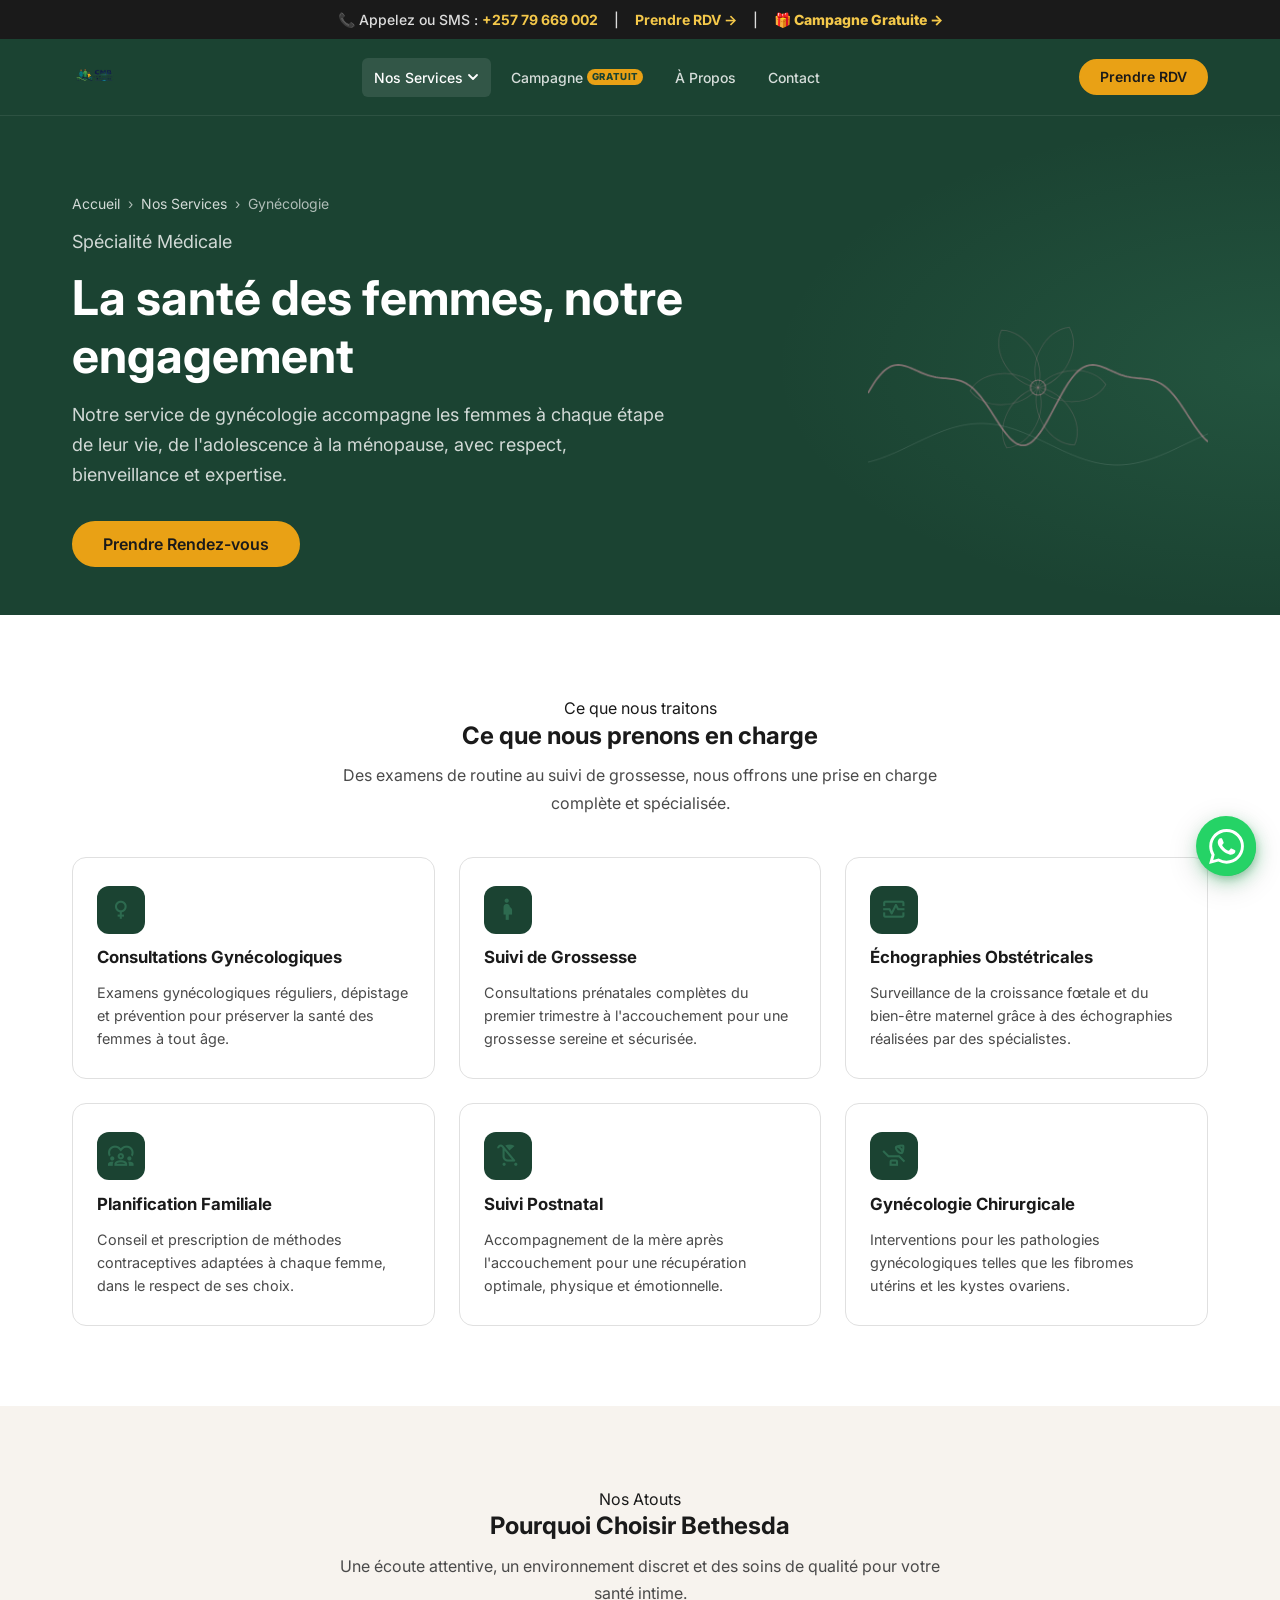
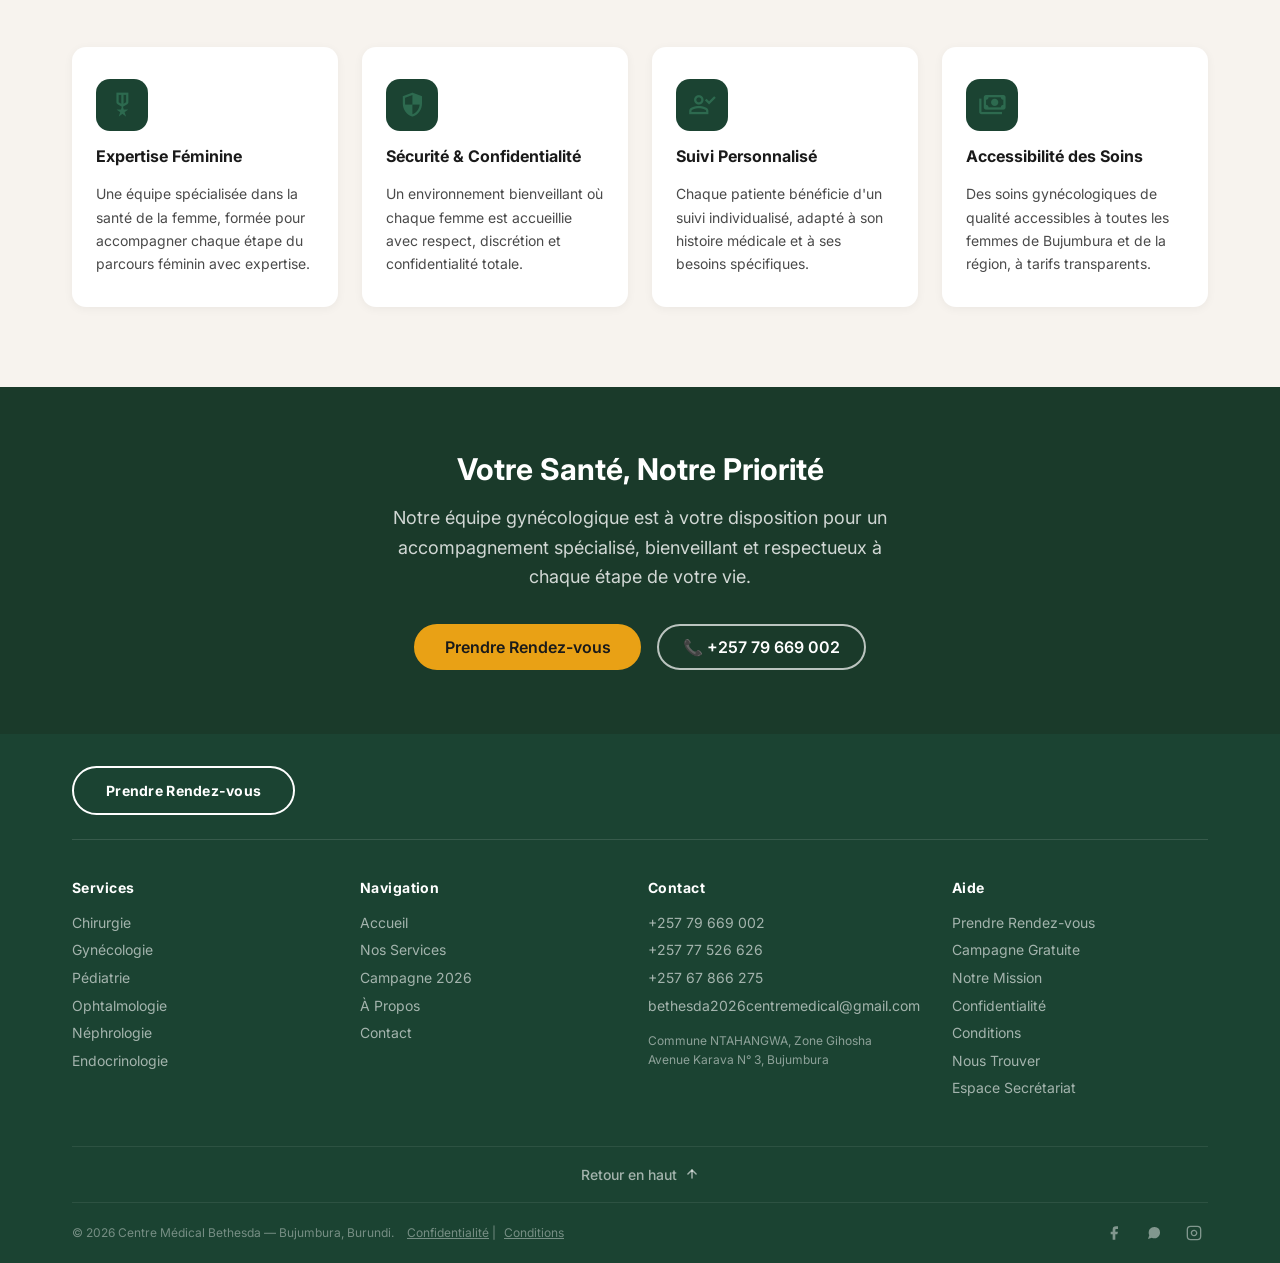
<file: services/gynecologie.html>
<!DOCTYPE html>
<html lang="fr">

<head>
  <!-- Google Tag Manager -->
  <script>(function (w, d, s, l, i) {
      w[l] = w[l] || []; w[l].push({
        'gtm.start':
          new Date().getTime(), event: 'gtm.js'
      }); var f = d.getElementsByTagName(s)[0],
        j = d.createElement(s), dl = l != 'dataLayer' ? '&l=' + l : ''; j.async = true; j.src =
          'https://www.googletagmanager.com/gtm.js?id=' + i + dl; f.parentNode.insertBefore(j, f);
    })(window, document, 'script', 'dataLayer', 'GTM-KMPRK2CF');</script>
  <!-- End Google Tag Manager -->

  <!-- Google tag (gtag.js) -->
  <script async src="https://www.googletagmanager.com/gtag/js?id=AW-17978379720"></script>
  <script>
    window.dataLayer = window.dataLayer || [];
    function gtag() { dataLayer.push(arguments); }
    gtag('js', new Date());

    gtag('config', 'AW-17978379720');
  </script>
  <meta charset="UTF-8" />
  <meta name="viewport" content="width=device-width, initial-scale=1.0" />

  <!-- SEO Meta Tags -->
  <title>Gynécologie et Obstétrique — Centre Médical Bethesda, Bujumbura</title>
  <meta name="description"
    content="Découvrez notre service de gynécologie à Bujumbura. Suivi de grossesse, échographie, dépistage et consultations spécialisées pour la santé de la femme." />
  <meta name="keywords"
    content="gynécologue Bujumbura, maternité Burundi, suivi grossesse, échographie obstétricale, santé de la femme, clinique gynécologie">
  <meta name="author" content="Centre Médical Bethesda">
  <link rel="canonical" href="https://www.cmbethesda.com/services/gynecologie">

  <!-- Open Graph / Facebook -->
  <meta property="og:type" content="website">
  <meta property="og:url" content="https://www.cmbethesda.com/services/gynecologie">
  <meta property="og:title" content="Service de Gynécologie — Centre Médical Bethesda">
  <meta property="og:description"
    content="Suivi gynécologique, prévention et accompagnement de la grossesse à Bujumbura.">
  <meta property="og:image" content="https://www.cmbethesda.com/images/facebook-cover.png">
  <meta property="og:site_name" content="Centre Médical Bethesda">

  <!-- Twitter -->
  <meta name="twitter:card" content="summary_large_image">
  <meta name="twitter:url" content="https://www.cmbethesda.com/services/gynecologie">
  <meta name="twitter:title" content="Gynécologie — Centre Médical Bethesda">
  <meta name="twitter:description" content="Consultations en gynécologie et obstétrique à Bujumbura.">
  <meta name="twitter:image" content="https://www.cmbethesda.com/images/facebook-cover.png">

  <!-- Favicon & Styles -->
  <meta name="theme-color" content="#1B4332">
  <link rel="icon" type="image/png" href="../images/favicon_1.png?v=3">
  <link rel="apple-touch-icon" href="../images/favicon_1.png?v=3">
  <link rel="preconnect" href="https://fonts.googleapis.com">
  <link rel="preconnect" href="https://fonts.gstatic.com" crossorigin>
  <link rel="stylesheet"
    href="https://fonts.googleapis.com/css2?family=Inter:wght@400;500;600;700&family=Playfair+Display:wght@700&display=swap">
  <link rel="stylesheet" href="../css/styles.css?v=2" />
  <!-- Google Material Symbols -->
  <link rel="stylesheet"
    href="https://fonts.googleapis.com/css2?family=Material+Symbols+Outlined:opsz,wght,FILL,GRAD@24,400,0,0&display=swap" />
  <!-- Meta Pixel Code -->
  <script>
    !function (f, b, e, v, n, t, s) {
      if (f.fbq) return; n = f.fbq = function () {
        n.callMethod ?
          n.callMethod.apply(n, arguments) : n.queue.push(arguments)
      };
      if (!f._fbq) f._fbq = n; n.push = n; n.loaded = !0; n.version = '2.0';
      n.queue = []; t = b.createElement(e); t.async = !0;
      t.src = v; s = b.getElementsByTagName(e)[0];
      s.parentNode.insertBefore(t, s)
    }(window, document, 'script',
      'https://connect.facebook.net/en_US/fbevents.js');
    fbq('init', '1483412680011645');
    fbq('track', 'PageView');
  </script>
  <noscript><img height="1" width="1" style="display:none"
      src="https://www.facebook.com/tr?id=1483412680011645&ev=PageView&noscript=1" /></noscript>
  <!-- End Meta Pixel Code -->
  <!-- Structured Data (JSON-LD) -->
  <script type="application/ld+json">
  [
    {
      "@context": "https://schema.org",
      "@type": "BreadcrumbList",
      "itemListElement": [
        {"@type": "ListItem", "position": 1, "name": "Accueil", "item": "https://www.cmbethesda.com/"},
        {"@type": "ListItem", "position": 2, "name": "Nos Services", "item": "https://www.cmbethesda.com/services"},
        {"@type": "ListItem", "position": 3, "name": "Gynécologie", "item": "https://www.cmbethesda.com/services/gynecologie"}
      ]
    },
    {
      "@context": "https://schema.org",
      "@type": "MedicalWebPage",
      "name": "Gynécologie et obstétrique",
      "url": "https://www.cmbethesda.com/services/gynecologie",
      "specialty": "https://schema.org/Gynecologic",
      "isPartOf": {
        "@type": "WebSite",
        "name": "Centre Médical Bethesda",
        "url": "https://www.cmbethesda.com"
      },
      "about": {
        "@type": "MedicalClinic",
        "name": "Centre Médical Bethesda",
        "url": "https://www.cmbethesda.com"
      }
    }
  ]
  </script>
</head>

<body>
  <!-- Google Tag Manager (noscript) -->
  <noscript><iframe src="https://www.googletagmanager.com/ns.html?id=GTM-KMPRK2CF" height="0" width="0"
      style="display:none;visibility:hidden"></iframe></noscript>
  <!-- End Google Tag Manager (noscript) -->

  <div class="top-bar">
    <span class="top-bar-phone"><span class="top-bar-label">📞 Appelez ou SMS :</span> <a href="../contact.html?service=gynecologie">+257 79 669 002</a></span>
    <span class="top-bar-sep" aria-hidden="true">|</span>
    <a href="../contact.html?service=gynecologie">Prendre RDV →</a>
    <span class="top-bar-sep" aria-hidden="true">|</span>
    <a href="../campagne.html" class="top-bar-campaign">🎁 Campagne Gratuite →</a>
  </div>

  <header id="nav">
    <div class="nav-inner">
      <a href="../index.html" class="logo" style="display: flex; align-items: center;">
        <img src="../images/logo-white-bg.webp" alt="Centre Médical Bethesda Logo" class="brand-logo" />
      </a>
      <nav class="desktop-nav">
        <div class="nav-dropdown">
          <a class="nav-link active" tabindex="0">Nos Services <svg class="dropdown-arrow" viewBox="0 0 12 12"
              fill="none">
              <path d="M2 4l4 4 4-4" stroke="currentColor" stroke-width="1.8" stroke-linecap="round"
                stroke-linejoin="round" />
            </svg></a>
          <div class="dropdown-menu">
            <a href="chirurgie.html">Chirurgie</a>
            <a href="gynecologie.html">Gynécologie</a>
            <a href="pediatrie.html">Pédiatrie</a>
            <a href="ophtalmologie.html">Ophtalmologie</a>
            <a href="nephrologie.html">Néphrologie</a>
            <a href="endocrinologie.html">Endocrinologie-diabétologie</a>
          </div>
        </div>
        <a href="../campagne.html" class="nav-link">Campagne <span class="nav-badge">Gratuit</span></a>
        <a href="../a-propos.html" class="nav-link">À Propos</a>
        <a href="../contact.html?service=gynecologie" class="nav-link">Contact</a>
      </nav>
      <a href="../contact.html?service=gynecologie" class="btn btn-accent btn-sm">Prendre RDV</a>
      <button class="hamburger" aria-label="Ouvrir le menu" aria-expanded="false">
        <svg width="24" height="24" viewBox="0 0 24 24" fill="none" stroke="currentColor" stroke-width="2"
          stroke-linecap="round">
          <line x1="3" y1="6" x2="21" y2="6" />
          <line x1="3" y1="12" x2="21" y2="12" />
          <line x1="3" y1="18" x2="21" y2="18" />
        </svg>
      </button>
    </div>
    <nav class="mobile-nav">
      <div class="mobile-services-group">
        <button class="mobile-services-toggle">Nos Services <svg class="dropdown-arrow" width="16" height="16"
            viewBox="0 0 12 12" fill="none">
            <path d="M2 4l4 4 4-4" stroke="currentColor" stroke-width="1.8" stroke-linecap="round"
              stroke-linejoin="round" />
          </svg></button>
        <div class="mobile-services-submenu">
          <a href="chirurgie.html">Chirurgie</a>
          <a href="gynecologie.html">Gynécologie</a>
          <a href="pediatrie.html">Pédiatrie</a>
          <a href="ophtalmologie.html">Ophtalmologie</a>
          <a href="nephrologie.html">Néphrologie</a>
          <a href="endocrinologie.html">Endocrinologie-diabétologie</a>
        </div>
      </div>
      <a href="../campagne.html">Campagne Médicale</a>
      <a href="../a-propos.html">À Propos</a>
      <a href="../contact.html?service=gynecologie">Contact</a>
      <a href="../contact.html?service=gynecologie" class="btn btn-accent"
        style="margin-top:0.5rem;text-align:center;justify-content:center;">Prendre Rendez-vous</a>
    </nav>
  </header>

  <main>

    <!-- Sub-hero -->
    <section class="sub-hero service-hero">
      <div class="container">
        <nav class="breadcrumb" aria-label="Fil d'Ariane">
          <a href="../index.html">Accueil</a>
          <span>›</span>
          <a href="../services.html">Nos Services</a>
          <span>›</span>
          <span>Gynécologie</span>
        </nav>
        <div class="service-hero-inner">
          <div class="service-hero-text">
            <p class="eyebrow">Spécialité Médicale</p>
            <h1>La santé des femmes, notre engagement</h1>
            <p class="subtitle">Notre service de gynécologie accompagne les femmes à chaque étape de leur vie, de
              l'adolescence à la ménopause, avec respect, bienveillance et expertise.</p>
            <a href="../contact.html?service=gynecologie" class="btn btn-accent">Prendre Rendez-vous</a>
          </div>
          <div class="service-hero-visual">
            <div class="hero-canvas-container">
              <canvas id="hero-canvas-gynecologie"></canvas>
            </div>
          </div>
        </div>
      </div>
    </section>

    <!-- Nos Prestations -->
    <section class="section-prestations" style="background:#fff;padding-block:5rem;">
      <div class="container">
        <div class="section-header" style="text-align:center;margin-bottom:0.75rem;">
          <p class="eyebrow">Ce que nous traitons</p>
          <h2>Ce que nous prenons en charge</h2>
        </div>
        <p class="section-intro-text">
          Des examens de routine au suivi de grossesse, nous offrons une prise en charge complète et spécialisée.
        </p>

        <div class="svc-cards-grid">

          <div class="svc-card">
            <div class="svc-card-icon">
              <span class="mat-icon" aria-hidden="true">female</span>
            </div>
            <h3>Consultations Gynécologiques</h3>
            <p>Examens gynécologiques réguliers, dépistage et prévention pour préserver la santé des femmes à tout âge.
            </p>
          </div>

          <div class="svc-card">
            <div class="svc-card-icon">
              <span class="mat-icon" aria-hidden="true">pregnant_woman</span>
            </div>
            <h3>Suivi de Grossesse</h3>
            <p>Consultations prénatales complètes du premier trimestre à l'accouchement pour une grossesse sereine et
              sécurisée.</p>
          </div>

          <div class="svc-card">
            <div class="svc-card-icon">
              <span class="mat-icon" aria-hidden="true">monitor_heart</span>
            </div>
            <h3>Échographies Obstétricales</h3>
            <p>Surveillance de la croissance fœtale et du bien-être maternel grâce à des échographies réalisées par des
              spécialistes.</p>
          </div>

          <div class="svc-card">
            <div class="svc-card-icon">
              <span class="mat-icon" aria-hidden="true">diversity_1</span>
            </div>
            <h3>Planification Familiale</h3>
            <p>Conseil et prescription de méthodes contraceptives adaptées à chaque femme, dans le respect de ses choix.
            </p>
          </div>

          <div class="svc-card">
            <div class="svc-card-icon">
              <span class="mat-icon" aria-hidden="true">child_friendly</span>
            </div>
            <h3>Suivi Postnatal</h3>
            <p>Accompagnement de la mère après l'accouchement pour une récupération optimale, physique et émotionnelle.
            </p>
          </div>

          <div class="svc-card">
            <div class="svc-card-icon">
              <span class="mat-icon" aria-hidden="true">procedure</span>
            </div>
            <h3>Gynécologie Chirurgicale</h3>
            <p>Interventions pour les pathologies gynécologiques telles que les fibromes utérins et les kystes ovariens.
            </p>
          </div>

        </div>
      </div>
    </section>

    <!-- Pourquoi Choisir Bethesda -->
    <section class="section-benefits" style="background:var(--warm-bg,#F7F3EE);padding-block:5rem;">
      <div class="container">
        <div class="section-header" style="text-align:center;margin-bottom:0.75rem;">
          <p class="eyebrow">Nos Atouts</p>
          <h2>Pourquoi Choisir Bethesda</h2>
        </div>
        <p class="section-intro-text">
          Une écoute attentive, un environnement discret et des soins de qualité pour votre santé intime.
        </p>

        <div class="benefits-grid-new">

          <div class="benefit-card-new">
            <div class="benefit-icon-new">
              <span class="mat-icon" aria-hidden="true">military_tech</span>
            </div>
            <h3>Expertise Féminine</h3>
            <p>Une équipe spécialisée dans la santé de la femme, formée pour accompagner chaque étape du parcours
              féminin avec expertise.</p>
          </div>

          <div class="benefit-card-new">
            <div class="benefit-icon-new">
              <span class="mat-icon" aria-hidden="true">security</span>
            </div>
            <h3>Sécurité & Confidentialité</h3>
            <p>Un environnement bienveillant où chaque femme est accueillie avec respect, discrétion et confidentialité
              totale.</p>
          </div>

          <div class="benefit-card-new">
            <div class="benefit-icon-new">
              <span class="mat-icon" aria-hidden="true">person_check</span>
            </div>
            <h3>Suivi Personnalisé</h3>
            <p>Chaque patiente bénéficie d'un suivi individualisé, adapté à son histoire médicale et à ses besoins
              spécifiques.</p>
          </div>

          <div class="benefit-card-new">
            <div class="benefit-icon-new">
              <span class="mat-icon" aria-hidden="true">payments</span>
            </div>
            <h3>Accessibilité des Soins</h3>
            <p>Des soins gynécologiques de qualité accessibles à toutes les femmes de Bujumbura et de la région, à
              tarifs transparents.</p>
          </div>

        </div>
      </div>
    </section>

    <!-- CTA Band -->
    <section class="cta-band" style="background:#1A3A2A;padding-block:4rem;text-align:center;">
      <div class="container">
        <h2 style="color:#fff;margin-bottom:1rem;">Votre Santé, Notre Priorité</h2>
        <p style="color:rgba(255,255,255,0.8);max-width:540px;margin:0 auto 2rem;">Notre équipe gynécologique est à
          votre disposition pour un accompagnement spécialisé, bienveillant et respectueux à chaque étape de votre vie.
        </p>
        <div class="cta-band-buttons" style="display:flex;gap:1rem;justify-content:center;flex-wrap:wrap;">
          <a href="../contact.html?service=gynecologie" class="btn btn-accent">Prendre Rendez-vous</a>
          <a href="tel:+25779669002" class="btn btn-outline-white">📞 +257 79 669 002</a>
        </div>
      </div>
    </section>

  </main>

  <footer id="footer">
    <div class="container">

      <!-- Top Bar: CTA -->
      <div class="footer-top-bar">
        <a href="../contact.html?service=gynecologie" class="footer-cta-btn">Prendre Rendez-vous</a>
      </div>

      <!-- 4-Column Links -->
      <div class="footer-columns">

        <div class="footer-col">
          <h4>Services</h4>
          <a href="../services/chirurgie.html">Chirurgie</a>
          <a href="../services/gynecologie.html">Gynécologie</a>
          <a href="../services/pediatrie.html">Pédiatrie</a>
          <a href="../services/ophtalmologie.html">Ophtalmologie</a>
          <a href="../services/nephrologie.html">Néphrologie</a>
          <a href="../services/endocrinologie.html">Endocrinologie</a>
        </div>

        <div class="footer-col">
          <h4>Navigation</h4>
          <a href="../index.html">Accueil</a>
          <a href="../services.html">Nos Services</a>
          <a href="../campagne.html">Campagne 2026</a>
          <a href="../a-propos.html">À Propos</a>
          <a href="../contact.html?service=gynecologie">Contact</a>
        </div>

        <div class="footer-col">
          <h4>Contact</h4>
          <a href="tel:+25779669002">+257 79 669 002</a>
          <a href="tel:+25777526626">+257 77 526 626</a>
          <a href="tel:+25767866275">+257 67 866 275</a>
          <a href="mailto:bethesda2026centremedical@gmail.com">bethesda2026centremedical@gmail.com</a>
          <span class="footer-info">Commune NTAHANGWA, Zone Gihosha<br>Avenue Karava N° 3, Bujumbura</span>
        </div>

        <div class="footer-col">
          <h4>Aide</h4>
          <a href="../contact.html?service=gynecologie">Prendre Rendez-vous</a>
          <a href="../campagne.html">Campagne Gratuite</a>
          <a href="../a-propos.html">Notre Mission</a>
          <a href="../politique-de-confidentialite.html">Confidentialité</a>
          <a href="../conditions-generales.html">Conditions</a>
          <a href="https://maps.google.com/?q=J9WQ%2BQQR+Bujumbura" target="_blank" rel="noopener">Nous Trouver</a>
          <a href="/login">Espace Secrétariat</a>
        </div>

      </div>

      <!-- Back to Top -->
      <div class="footer-back-top">
        <a href="#" onclick="window.scrollTo({top: 0, behavior: 'smooth'}); return false;">
          Retour en haut
          <svg width="14" height="14" viewBox="0 0 24 24" fill="none" stroke="currentColor" stroke-width="2.5"
            stroke-linecap="round" stroke-linejoin="round">
            <path d="M12 19V5" />
            <path d="M5 12l7-7 7 7" />
          </svg>
        </a>
      </div>

    </div>

    <!-- Bottom Bar -->
    <div class="container">
      <div class="footer-bottom">
        <div class="footer-bottom-left">
          <p>© 2026 Centre Médical Bethesda — Bujumbura, Burundi.
            <a href="../politique-de-confidentialite.html"
              style="text-decoration: underline; margin-left: 10px;">Confidentialité</a> |
            <a href="../conditions-generales.html" style="text-decoration: underline; margin-left: 5px;">Conditions</a>
          </p>
        </div>
        <div class="footer-bottom-right">
          <a href="https://www.facebook.com/centremedicalbethesda" class="social-link" aria-label="Facebook"
            target="_blank" rel="noopener">
            <svg width="16" height="16" viewBox="0 0 24 24" fill="currentColor">
              <path d="M18 2h-3a5 5 0 00-5 5v3H7v4h3v8h4v-8h3l1-4h-4V7a1 1 0 011-1h3z" />
            </svg>
          </a>
          <a href="https://wa.me/25779669002" class="social-link" aria-label="WhatsApp" target="_blank" rel="noopener">
            <svg width="16" height="16" viewBox="0 0 24 24" fill="currentColor">
              <path
                d="M21 11.5a8.38 8.38 0 01-.9 3.8 8.5 8.5 0 01-7.6 4.7 8.38 8.38 0 01-3.8-.9L3 21l1.9-5.7a8.38 8.38 0 01-.9-3.8 8.5 8.5 0 014.7-7.6 8.38 8.38 0 013.8-.9h.5a8.48 8.48 0 018 8v.5z" />
            </svg>
          </a>
          <a href="https://www.instagram.com/cm_bethesda" class="social-link" aria-label="Instagram" target="_blank"
            rel="noopener">
            <svg width="16" height="16" viewBox="0 0 24 24" fill="none" stroke="currentColor" stroke-width="2">
              <rect x="2" y="2" width="20" height="20" rx="5" />
              <path d="M16 11.37A4 4 0 1112.63 8 4 4 0 0116 11.37z" />
              <line x1="17.5" y1="6.5" x2="17.51" y2="6.5" />
            </svg>
          </a>
        </div>
      </div>
    </div>
  </footer>

  <script src="../js/animations.js"></script>
  <script src="../js/main.js"></script>
  <script>
    document.addEventListener("DOMContentLoaded", () => {
      if (window.initServiceAnimation) {
        window.initServiceAnimation('hero-canvas-gynecologie', 'gynecologie');
      }
    });
  </script>

  <!-- Floating WhatsApp Button -->
  <a href="https://wa.me/25779669002" class="floating-whatsapp" target="_blank" rel="noopener"
    aria-label="Contactez-nous sur WhatsApp">
    <svg viewBox="0 0 24 24" fill="currentColor">
      <path
        d="M17.472 14.382c-.297-.149-1.758-.867-2.03-.967-.273-.099-.471-.148-.67.15-.197.297-.767.966-.94 1.164-.173.199-.347.223-.644.075-.297-.15-1.255-.463-2.39-1.475-.888-.788-1.489-1.761-1.662-2.062-.173-.297-.018-.458.13-.606.134-.133.298-.347.446-.52.149-.174.198-.298.298-.497.099-.198.05-.371-.025-.52-.075-.149-.669-1.612-.916-2.207-.242-.579-.487-.5-.669-.51a12.8 12.8 0 0 0-.57-.01c-.198 0-.52.074-.792.372-.272.297-1.04 1.016-1.04 2.479 0 1.462 1.065 2.875 1.213 3.074.149.198 2.096 3.2 5.077 4.487.709.306 1.262.489 1.694.625.712.227 1.36.195 1.871.118.571-.085 1.758-.719 2.006-1.413.248-.694.248-1.289.173-1.413-.074-.124-.272-.198-.57-.347m-5.421 7.403h-.004a9.87 9.87 0 0 1-5.031-1.378l-.361-.214-3.741.982.998-3.648-.235-.374a9.86 9.86 0 0 1-1.51-5.26c.001-5.45 4.436-9.884 9.888-9.884 2.64 0 5.122 1.03 6.988 2.898a9.825 9.825 0 0 1 2.893 6.994c-.003 5.45-4.437 9.884-9.885 9.884m8.413-18.297A11.815 11.815 0 0 0 12.05 0C5.495 0 .16 5.335.157 11.892c0 2.096.547 4.142 1.588 5.945L.057 24l6.305-1.654a11.882 11.882 0 0 0 5.683 1.448h.005c6.554 0 11.89-5.335 11.893-11.893a11.821 11.821 0 0 0-3.48-8.413z" />
    </svg>
  </a>
  <!-- Start of HubSpot Embed Code -->
  <script type="text/javascript" id="hs-script-loader" async defer src="//js-eu1.hs-scripts.com/147937804.js"></script>
  <!-- End of HubSpot Embed Code -->
  <!-- WhatsApp Float -->
  <a class="whatsapp-float" href="https://wa.me/25779669002" target="_blank" rel="noopener noreferrer" aria-label="Discuter sur WhatsApp">
    <svg xmlns="http://www.w3.org/2000/svg" viewBox="0 0 24 24"><path d="M17.472 14.382c-.297-.149-1.758-.867-2.03-.967-.273-.099-.471-.148-.67.15-.197.297-.767.966-.94 1.164-.173.199-.347.223-.644.075-.297-.15-1.255-.463-2.39-1.475-.883-.788-1.48-1.761-1.653-2.059-.173-.297-.018-.458.13-.606.134-.133.298-.347.446-.52.149-.174.198-.298.298-.497.099-.198.05-.371-.025-.52-.075-.149-.669-1.612-.916-2.207-.242-.579-.487-.5-.669-.51-.173-.008-.371-.01-.57-.01-.198 0-.52.074-.792.372-.272.297-1.04 1.016-1.04 2.479 0 1.462 1.065 2.875 1.213 3.074.149.198 2.096 3.2 5.077 4.487.709.306 1.262.489 1.694.625.712.227 1.36.195 1.871.118.571-.085 1.758-.719 2.006-1.413.248-.694.248-1.289.173-1.413-.074-.124-.272-.198-.57-.347m-5.421 7.403h-.004a9.87 9.87 0 01-5.031-1.378l-.361-.214-3.741.982.998-3.648-.235-.374a9.86 9.86 0 01-1.51-5.26c.001-5.45 4.436-9.884 9.888-9.884 2.64 0 5.122 1.03 6.988 2.898a9.825 9.825 0 012.893 6.994c-.003 5.45-4.437 9.884-9.885 9.884m8.413-18.297A11.815 11.815 0 0012.05 0C5.495 0 .16 5.335.157 11.892c0 2.096.547 4.142 1.588 5.945L.057 24l6.305-1.654a11.882 11.882 0 005.683 1.448h.005c6.554 0 11.890-5.335 11.893-11.893a11.821 11.821 0 00-3.48-8.413z"/></svg>
  </a>
</body>

</html>
</file>
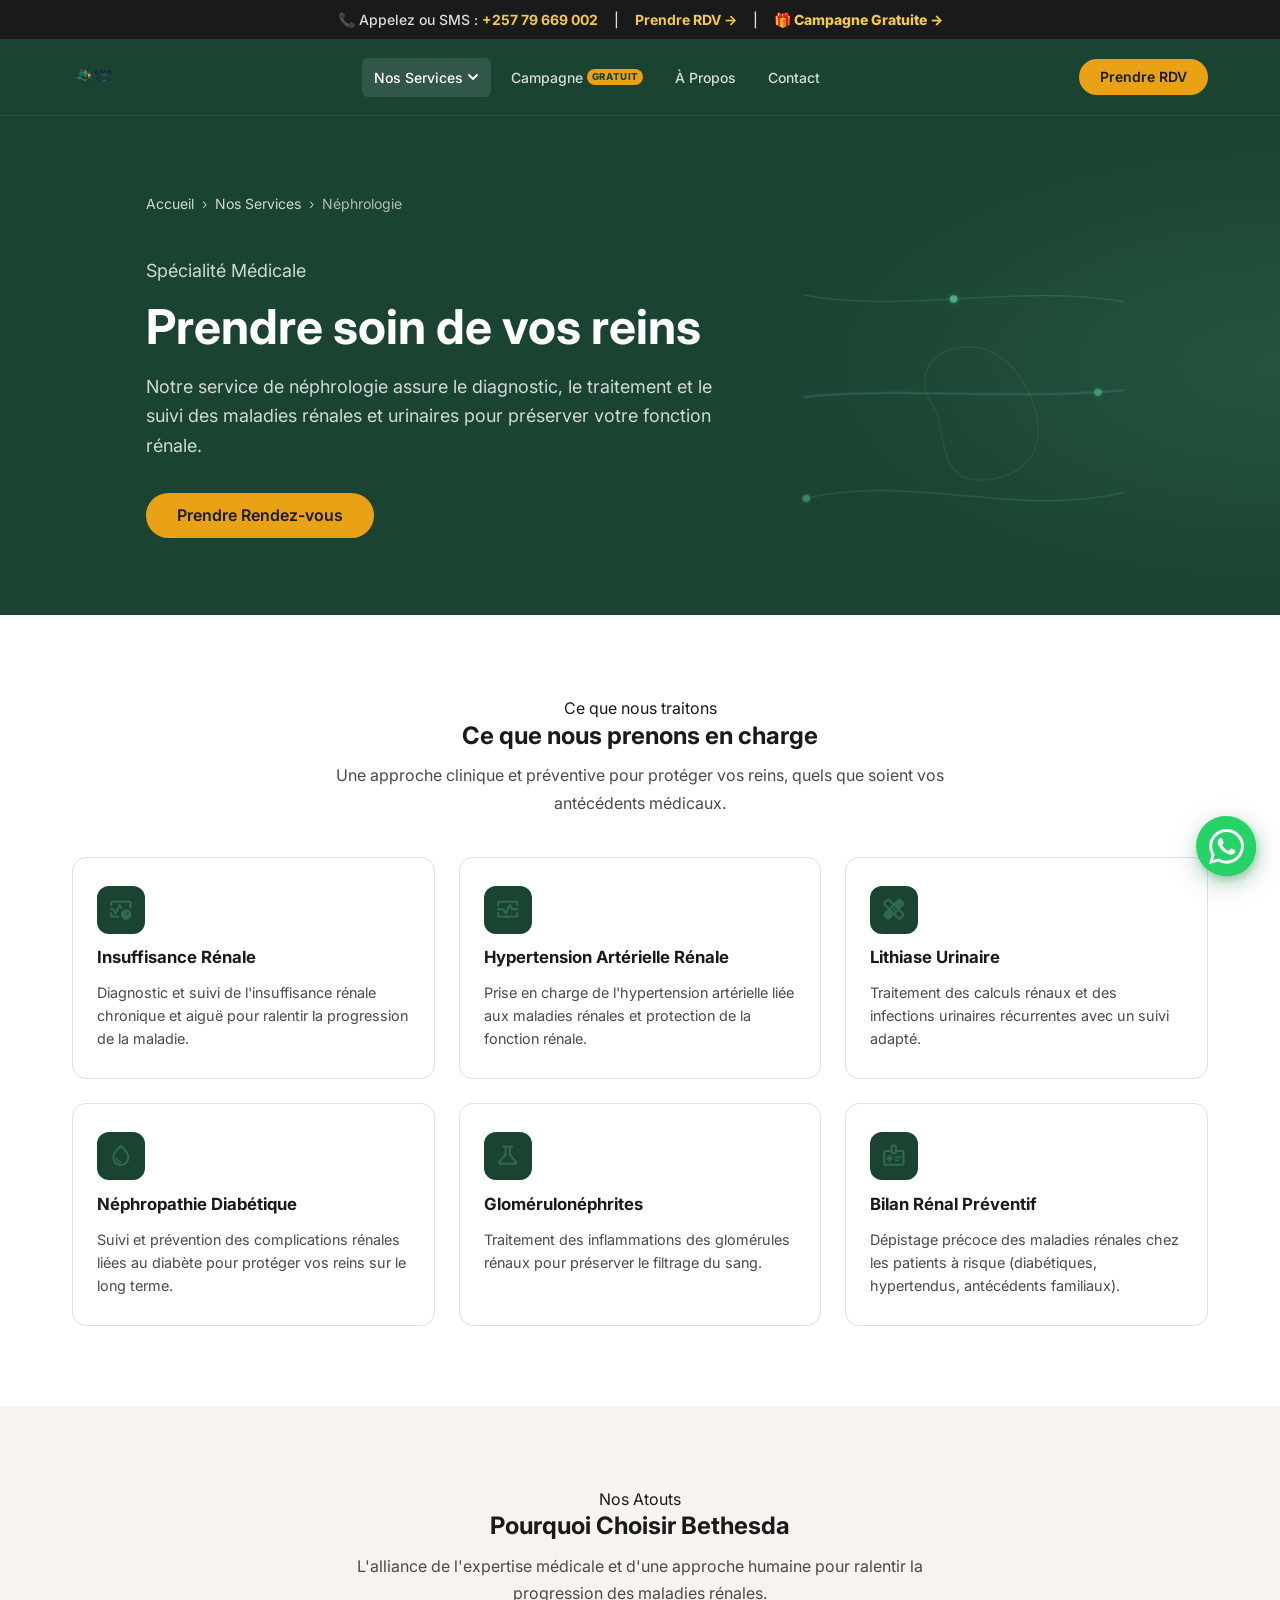
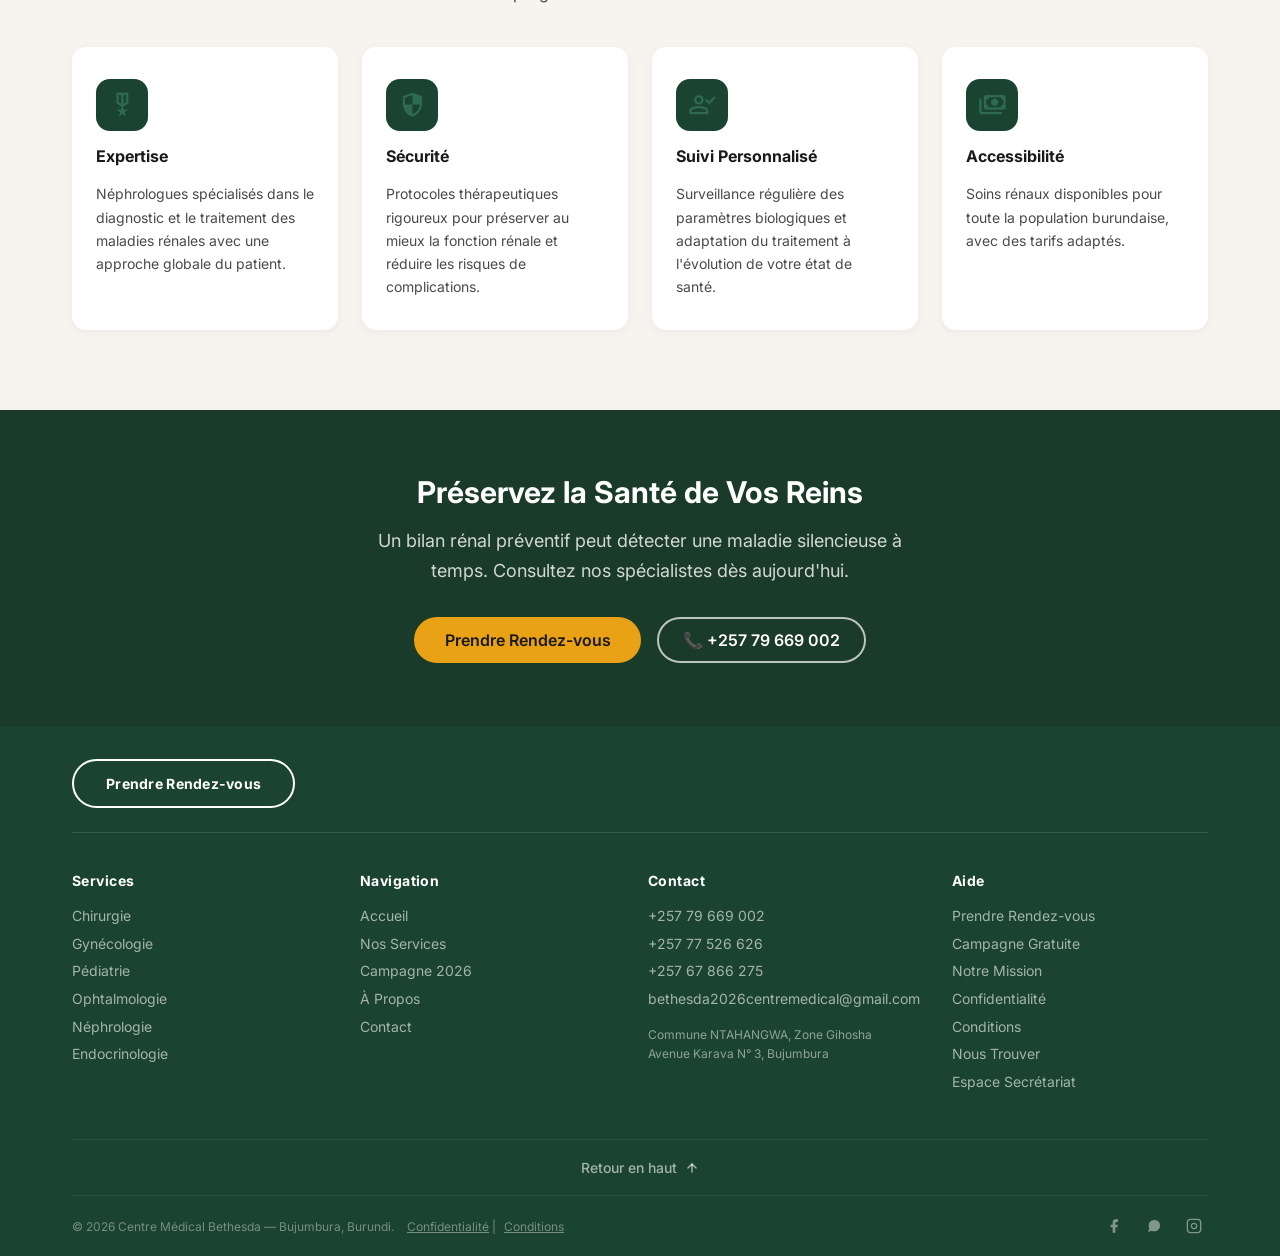
<file: services/nephrologie.html>
<!DOCTYPE html>
<html lang="fr">

<head>
  <!-- Google Tag Manager -->
  <script>(function (w, d, s, l, i) {
      w[l] = w[l] || []; w[l].push({
        'gtm.start':
          new Date().getTime(), event: 'gtm.js'
      }); var f = d.getElementsByTagName(s)[0],
        j = d.createElement(s), dl = l != 'dataLayer' ? '&l=' + l : ''; j.async = true; j.src =
          'https://www.googletagmanager.com/gtm.js?id=' + i + dl; f.parentNode.insertBefore(j, f);
    })(window, document, 'script', 'dataLayer', 'GTM-KMPRK2CF');</script>
  <!-- End Google Tag Manager -->

  <!-- Google tag (gtag.js) -->
  <script async src="https://www.googletagmanager.com/gtag/js?id=AW-17978379720"></script>
  <script>
    window.dataLayer = window.dataLayer || [];
    function gtag() { dataLayer.push(arguments); }
    gtag('js', new Date());

    gtag('config', 'AW-17978379720');
  </script>
  <meta charset="UTF-8" />
  <meta name="viewport" content="width=device-width, initial-scale=1.0" />

  <!-- SEO Meta Tags -->
  <title>Néphrologie — Centre Médical Bethesda, Bujumbura</title>
  <meta name="description"
    content="Découvrez notre service de néphrologie à Bujumbura. Consultations pour insuffisance rénale, hypertension réno-vasculaire, lithiase urinaire et prévention." />
  <meta name="keywords"
    content="néphrologue Bujumbura, reins Burundi, insuffisance rénale, hypertension rénale, spécialiste rein">
  <meta name="author" content="Centre Médical Bethesda">
  <link rel="canonical" href="https://www.cmbethesda.com/services/nephrologie">

  <!-- Open Graph / Facebook -->
  <meta property="og:type" content="website">
  <meta property="og:url" content="https://www.cmbethesda.com/services/nephrologie">
  <meta property="og:title" content="Service de Néphrologie — Centre Médical Bethesda">
  <meta property="og:description"
    content="Prendre soin de vos reins à Bujumbura : diagnostic, traitement et suivi des affections rénales.">
  <meta property="og:image" content="https://www.cmbethesda.com/images/facebook-cover.png">
  <meta property="og:site_name" content="Centre Médical Bethesda">

  <!-- Twitter -->
  <meta name="twitter:card" content="summary_large_image">
  <meta name="twitter:url" content="https://www.cmbethesda.com/services/nephrologie">
  <meta name="twitter:title" content="Néphrologie — Centre Médical Bethesda">
  <meta name="twitter:description"
    content="Consultations en néphrologie et prévention des maladies rénales à Bujumbura.">
  <meta name="twitter:image" content="https://www.cmbethesda.com/images/facebook-cover.png">

  <!-- Favicon & Styles -->
  <meta name="theme-color" content="#1B4332">
  <link rel="icon" type="image/png" href="../images/favicon_1.png?v=3">
  <link rel="apple-touch-icon" href="../images/favicon_1.png?v=3">
  <link rel="preconnect" href="https://fonts.googleapis.com">
  <link rel="preconnect" href="https://fonts.gstatic.com" crossorigin>
  <link rel="stylesheet"
    href="https://fonts.googleapis.com/css2?family=Inter:wght@400;500;600;700&family=Playfair+Display:wght@700&display=swap">
  <link rel="stylesheet" href="../css/styles.css?v=2" />
  <!-- Google Material Symbols -->
  <link rel="stylesheet"
    href="https://fonts.googleapis.com/css2?family=Material+Symbols+Outlined:opsz,wght,FILL,GRAD@24,400,0,0&display=swap" />
  <!-- Meta Pixel Code -->
  <script>
    !function (f, b, e, v, n, t, s) {
      if (f.fbq) return; n = f.fbq = function () {
        n.callMethod ?
          n.callMethod.apply(n, arguments) : n.queue.push(arguments)
      };
      if (!f._fbq) f._fbq = n; n.push = n; n.loaded = !0; n.version = '2.0';
      n.queue = []; t = b.createElement(e); t.async = !0;
      t.src = v; s = b.getElementsByTagName(e)[0];
      s.parentNode.insertBefore(t, s)
    }(window, document, 'script',
      'https://connect.facebook.net/en_US/fbevents.js');
    fbq('init', '1483412680011645');
    fbq('track', 'PageView');
  </script>
  <noscript><img height="1" width="1" style="display:none"
      src="https://www.facebook.com/tr?id=1483412680011645&ev=PageView&noscript=1" /></noscript>
  <!-- End Meta Pixel Code -->
  <!-- Structured Data (JSON-LD) -->
  <script type="application/ld+json">
  [
    {
      "@context": "https://schema.org",
      "@type": "BreadcrumbList",
      "itemListElement": [
        {"@type": "ListItem", "position": 1, "name": "Accueil", "item": "https://www.cmbethesda.com/"},
        {"@type": "ListItem", "position": 2, "name": "Nos Services", "item": "https://www.cmbethesda.com/services"},
        {"@type": "ListItem", "position": 3, "name": "Néphrologie", "item": "https://www.cmbethesda.com/services/nephrologie"}
      ]
    },
    {
      "@context": "https://schema.org",
      "@type": "MedicalWebPage",
      "name": "Néphrologie",
      "url": "https://www.cmbethesda.com/services/nephrologie",
      "specialty": "Renal",
      "isPartOf": {
        "@type": "WebSite",
        "name": "Centre Médical Bethesda",
        "url": "https://www.cmbethesda.com"
      },
      "about": {
        "@type": "MedicalClinic",
        "name": "Centre Médical Bethesda",
        "url": "https://www.cmbethesda.com"
      }
    }
  ]
  </script>
</head>

<body>
  <!-- Google Tag Manager (noscript) -->
  <noscript><iframe src="https://www.googletagmanager.com/ns.html?id=GTM-KMPRK2CF" height="0" width="0"
      style="display:none;visibility:hidden"></iframe></noscript>
  <!-- End Google Tag Manager (noscript) -->

  <div class="top-bar">
    <span class="top-bar-phone"><span class="top-bar-label">📞 Appelez ou SMS :</span> <a href="../contact.html?service=nephrologie">+257 79 669 002</a></span>
    <span class="top-bar-sep" aria-hidden="true">|</span>
    <a href="../contact.html?service=nephrologie">Prendre RDV →</a>
    <span class="top-bar-sep" aria-hidden="true">|</span>
    <a href="../campagne.html" class="top-bar-campaign">🎁 Campagne Gratuite →</a>
  </div>

  <header id="nav">
    <div class="nav-inner">
      <a href="../index.html" class="logo" style="display: flex; align-items: center;">
        <img src="../images/logo-white-bg.webp" alt="Centre Médical Bethesda Logo" class="brand-logo" />
      </a>
      <nav class="desktop-nav">
        <div class="nav-dropdown">
          <a class="nav-link active" tabindex="0">Nos Services <svg class="dropdown-arrow" viewBox="0 0 12 12"
              fill="none">
              <path d="M2 4l4 4 4-4" stroke="currentColor" stroke-width="1.8" stroke-linecap="round"
                stroke-linejoin="round" />
            </svg></a>
          <div class="dropdown-menu">
            <a href="chirurgie.html">Chirurgie</a>
            <a href="gynecologie.html">Gynécologie</a>
            <a href="pediatrie.html">Pédiatrie</a>
            <a href="ophtalmologie.html">Ophtalmologie</a>
            <a href="nephrologie.html">Néphrologie</a>
            <a href="endocrinologie.html">Endocrinologie-diabétologie</a>
          </div>
        </div>
        <a href="../campagne.html" class="nav-link">Campagne <span class="nav-badge">Gratuit</span></a>
        <a href="../a-propos.html" class="nav-link">À Propos</a>
        <a href="../contact.html?service=nephrologie" class="nav-link">Contact</a>
      </nav>
      <a href="../contact.html?service=nephrologie" class="btn btn-accent btn-sm">Prendre RDV</a>
      <button class="hamburger" aria-label="Ouvrir le menu" aria-expanded="false">
        <svg width="24" height="24" viewBox="0 0 24 24" fill="none" stroke="currentColor" stroke-width="2"
          stroke-linecap="round">
          <line x1="3" y1="6" x2="21" y2="6" />
          <line x1="3" y1="12" x2="21" y2="12" />
          <line x1="3" y1="18" x2="21" y2="18" />
        </svg>
      </button>
    </div>
    <nav class="mobile-nav">
      <div class="mobile-services-group">
        <button class="mobile-services-toggle">Nos Services <svg class="dropdown-arrow" width="16" height="16"
            viewBox="0 0 12 12" fill="none">
            <path d="M2 4l4 4 4-4" stroke="currentColor" stroke-width="1.8" stroke-linecap="round"
              stroke-linejoin="round" />
          </svg></button>
        <div class="mobile-services-submenu">
          <a href="chirurgie.html">Chirurgie</a>
          <a href="gynecologie.html">Gynécologie</a>
          <a href="pediatrie.html">Pédiatrie</a>
          <a href="ophtalmologie.html">Ophtalmologie</a>
          <a href="nephrologie.html">Néphrologie</a>
          <a href="endocrinologie.html">Endocrinologie-diabétologie</a>
        </div>
      </div>
      <a href="../campagne.html">Campagne Médicale</a>
      <a href="../a-propos.html">À Propos</a>
      <a href="../contact.html?service=nephrologie">Contact</a>
      <a href="../contact.html?service=nephrologie" class="btn btn-accent"
        style="margin-top:0.5rem;text-align:center;justify-content:center;">Prendre Rendez-vous</a>
    </nav>
  </header>

  <main>

    <!-- Sub-hero -->
    <section class="sub-hero service-hero">
      <div class="container">
        <nav class="breadcrumb" aria-label="Fil d'Ariane">
          <a href="../index.html">Accueil</a>
          <span>›</span>
          <a href="../services.html">Nos Services</a>
          <span>›</span>
          <span>Néphrologie</span>
        </nav>
        <div class="service-hero-inner">
          <div class="service-hero-text">
            <p class="eyebrow">Spécialité Médicale</p>
            <h1>Prendre soin de vos reins</h1>
            <p class="subtitle">Notre service de néphrologie assure le diagnostic, le traitement et le suivi des
              maladies rénales et urinaires pour préserver votre fonction rénale.</p>
            <a href="../contact.html?service=nephrologie" class="btn btn-accent">Prendre Rendez-vous</a>
          </div>
          <div class="service-hero-visual">
            <div class="hero-canvas-container">
              <canvas id="hero-canvas-nephrologie"></canvas>
            </div>
          </div>
        </div>
      </div>
    </section>

    <!-- Nos Prestations -->
    <section class="section-prestations" style="background:#fff;padding-block:5rem;">
      <div class="container">
        <div class="section-header" style="text-align:center;margin-bottom:0.75rem;">
          <p class="eyebrow">Ce que nous traitons</p>
          <h2>Ce que nous prenons en charge</h2>
        </div>
        <p class="section-intro-text">
          Une approche clinique et préventive pour protéger vos reins, quels que soient vos antécédents médicaux.
        </p>

        <div class="svc-cards-grid">

          <div class="svc-card">
            <div class="svc-card-icon">
              <span class="mat-icon" aria-hidden="true">blood_pressure</span>
            </div>
            <h3>Insuffisance Rénale</h3>
            <p>Diagnostic et suivi de l'insuffisance rénale chronique et aiguë pour ralentir la progression de la
              maladie.</p>
          </div>

          <div class="svc-card">
            <div class="svc-card-icon">
              <span class="mat-icon" aria-hidden="true">monitor_heart</span>
            </div>
            <h3>Hypertension Artérielle Rénale</h3>
            <p>Prise en charge de l'hypertension artérielle liée aux maladies rénales et protection de la fonction
              rénale.</p>
          </div>

          <div class="svc-card">
            <div class="svc-card-icon">
              <span class="mat-icon" aria-hidden="true">healing</span>
            </div>
            <h3>Lithiase Urinaire</h3>
            <p>Traitement des calculs rénaux et des infections urinaires récurrentes avec un suivi adapté.</p>
          </div>

          <div class="svc-card">
            <div class="svc-card-icon">
              <span class="mat-icon" aria-hidden="true">water_drop</span>
            </div>
            <h3>Néphropathie Diabétique</h3>
            <p>Suivi et prévention des complications rénales liées au diabète pour protéger vos reins sur le long terme.
            </p>
          </div>

          <div class="svc-card">
            <div class="svc-card-icon">
              <span class="mat-icon" aria-hidden="true">science</span>
            </div>
            <h3>Glomérulonéphrites</h3>
            <p>Traitement des inflammations des glomérules rénaux pour préserver le filtrage du sang.</p>
          </div>

          <div class="svc-card">
            <div class="svc-card-icon">
              <span class="mat-icon" aria-hidden="true">medical_information</span>
            </div>
            <h3>Bilan Rénal Préventif</h3>
            <p>Dépistage précoce des maladies rénales chez les patients à risque (diabétiques, hypertendus, antécédents
              familiaux).</p>
          </div>

        </div>
      </div>
    </section>

    <!-- Pourquoi Choisir Bethesda -->
    <section class="section-benefits" style="background:var(--warm-bg,#F7F3EE);padding-block:5rem;">
      <div class="container">
        <div class="section-header" style="text-align:center;margin-bottom:0.75rem;">
          <p class="eyebrow">Nos Atouts</p>
          <h2>Pourquoi Choisir Bethesda</h2>
        </div>
        <p class="section-intro-text">
          L'alliance de l'expertise médicale et d'une approche humaine pour ralentir la progression des maladies
          rénales.
        </p>

        <div class="benefits-grid-new">

          <div class="benefit-card-new">
            <div class="benefit-icon-new">
              <span class="mat-icon" aria-hidden="true">military_tech</span>
            </div>
            <h3>Expertise</h3>
            <p>Néphrologues spécialisés dans le diagnostic et le traitement des maladies rénales avec une approche
              globale du patient.</p>
          </div>

          <div class="benefit-card-new">
            <div class="benefit-icon-new">
              <span class="mat-icon" aria-hidden="true">security</span>
            </div>
            <h3>Sécurité</h3>
            <p>Protocoles thérapeutiques rigoureux pour préserver au mieux la fonction rénale et réduire les risques de
              complications.</p>
          </div>

          <div class="benefit-card-new">
            <div class="benefit-icon-new">
              <span class="mat-icon" aria-hidden="true">person_check</span>
            </div>
            <h3>Suivi Personnalisé</h3>
            <p>Surveillance régulière des paramètres biologiques et adaptation du traitement à l'évolution de votre état
              de santé.</p>
          </div>

          <div class="benefit-card-new">
            <div class="benefit-icon-new">
              <span class="mat-icon" aria-hidden="true">payments</span>
            </div>
            <h3>Accessibilité</h3>
            <p>Soins rénaux disponibles pour toute la population burundaise, avec des tarifs adaptés.
            </p>
          </div>

        </div>
      </div>
    </section>

    <!-- CTA Band -->
    <section class="cta-band" style="background:#1A3A2A;padding-block:4rem;text-align:center;">
      <div class="container">
        <h2 style="color:#fff;margin-bottom:1rem;">Préservez la Santé de Vos Reins</h2>
        <p style="color:rgba(255,255,255,0.8);max-width:540px;margin:0 auto 2rem;">Un bilan rénal préventif peut
          détecter une maladie silencieuse à temps. Consultez nos spécialistes dès aujourd'hui.</p>
        <div class="cta-band-buttons" style="display:flex;gap:1rem;justify-content:center;flex-wrap:wrap;">
          <a href="../contact.html?service=nephrologie" class="btn btn-accent">Prendre Rendez-vous</a>
          <a href="tel:+25779669002" class="btn btn-outline-white">📞 +257 79 669 002</a>
        </div>
      </div>
    </section>

  </main>

  <footer id="footer">
    <div class="container">

      <!-- Top Bar: CTA -->
      <div class="footer-top-bar">
        <a href="../contact.html?service=nephrologie" class="footer-cta-btn">Prendre Rendez-vous</a>
      </div>

      <!-- 4-Column Links -->
      <div class="footer-columns">

        <div class="footer-col">
          <h4>Services</h4>
          <a href="../services/chirurgie.html">Chirurgie</a>
          <a href="../services/gynecologie.html">Gynécologie</a>
          <a href="../services/pediatrie.html">Pédiatrie</a>
          <a href="../services/ophtalmologie.html">Ophtalmologie</a>
          <a href="../services/nephrologie.html">Néphrologie</a>
          <a href="../services/endocrinologie.html">Endocrinologie</a>
        </div>

        <div class="footer-col">
          <h4>Navigation</h4>
          <a href="../index.html">Accueil</a>
          <a href="../services.html">Nos Services</a>
          <a href="../campagne.html">Campagne 2026</a>
          <a href="../a-propos.html">À Propos</a>
          <a href="../contact.html?service=nephrologie">Contact</a>
        </div>

        <div class="footer-col">
          <h4>Contact</h4>
          <a href="tel:+25779669002">+257 79 669 002</a>
          <a href="tel:+25777526626">+257 77 526 626</a>
          <a href="tel:+25767866275">+257 67 866 275</a>
          <a href="mailto:bethesda2026centremedical@gmail.com">bethesda2026centremedical@gmail.com</a>
          <span class="footer-info">Commune NTAHANGWA, Zone Gihosha<br>Avenue Karava N° 3, Bujumbura</span>
        </div>

        <div class="footer-col">
          <h4>Aide</h4>
          <a href="../contact.html?service=nephrologie">Prendre Rendez-vous</a>
          <a href="../campagne.html">Campagne Gratuite</a>
          <a href="../a-propos.html">Notre Mission</a>
          <a href="../politique-de-confidentialite.html">Confidentialité</a>
          <a href="../conditions-generales.html">Conditions</a>
          <a href="https://maps.google.com/?q=J9WQ%2BQQR+Bujumbura" target="_blank" rel="noopener">Nous Trouver</a>
          <a href="/login">Espace Secrétariat</a>
        </div>

      </div>

      <!-- Back to Top -->
      <div class="footer-back-top">
        <a href="#" onclick="window.scrollTo({top: 0, behavior: 'smooth'}); return false;">
          Retour en haut
          <svg width="14" height="14" viewBox="0 0 24 24" fill="none" stroke="currentColor" stroke-width="2.5"
            stroke-linecap="round" stroke-linejoin="round">
            <path d="M12 19V5" />
            <path d="M5 12l7-7 7 7" />
          </svg>
        </a>
      </div>

    </div>

    <!-- Bottom Bar -->
    <div class="container">
      <div class="footer-bottom">
        <div class="footer-bottom-left">
          <p>© 2026 Centre Médical Bethesda — Bujumbura, Burundi.
            <a href="../politique-de-confidentialite.html"
              style="text-decoration: underline; margin-left: 10px;">Confidentialité</a> |
            <a href="../conditions-generales.html" style="text-decoration: underline; margin-left: 5px;">Conditions</a>
          </p>
        </div>
        <div class="footer-bottom-right">
          <a href="https://www.facebook.com/centremedicalbethesda" class="social-link" aria-label="Facebook"
            target="_blank" rel="noopener">
            <svg width="16" height="16" viewBox="0 0 24 24" fill="currentColor">
              <path d="M18 2h-3a5 5 0 00-5 5v3H7v4h3v8h4v-8h3l1-4h-4V7a1 1 0 011-1h3z" />
            </svg>
          </a>
          <a href="https://wa.me/25779669002" class="social-link" aria-label="WhatsApp" target="_blank" rel="noopener">
            <svg width="16" height="16" viewBox="0 0 24 24" fill="currentColor">
              <path
                d="M21 11.5a8.38 8.38 0 01-.9 3.8 8.5 8.5 0 01-7.6 4.7 8.38 8.38 0 01-3.8-.9L3 21l1.9-5.7a8.38 8.38 0 01-.9-3.8 8.5 8.5 0 014.7-7.6 8.38 8.38 0 013.8-.9h.5a8.48 8.48 0 018 8v.5z" />
            </svg>
          </a>
          <a href="https://www.instagram.com/cm_bethesda" class="social-link" aria-label="Instagram" target="_blank"
            rel="noopener">
            <svg width="16" height="16" viewBox="0 0 24 24" fill="none" stroke="currentColor" stroke-width="2">
              <rect x="2" y="2" width="20" height="20" rx="5" />
              <path d="M16 11.37A4 4 0 1112.63 8 4 4 0 0116 11.37z" />
              <line x1="17.5" y1="6.5" x2="17.51" y2="6.5" />
            </svg>
          </a>
        </div>
      </div>
    </div>
  </footer>

  <script src="../js/animations.js"></script>
  <script src="../js/main.js"></script>
  <script>
    document.addEventListener("DOMContentLoaded", () => {
      if (window.initServiceAnimation) {
        window.initServiceAnimation('hero-canvas-nephrologie', 'nephrologie');
      }
    });
  </script>

  <!-- Floating WhatsApp Button -->
  <a href="https://wa.me/25779669002" class="floating-whatsapp" target="_blank" rel="noopener"
    aria-label="Contactez-nous sur WhatsApp">
    <svg viewBox="0 0 24 24" fill="currentColor">
      <path
        d="M17.472 14.382c-.297-.149-1.758-.867-2.03-.967-.273-.099-.471-.148-.67.15-.197.297-.767.966-.94 1.164-.173.199-.347.223-.644.075-.297-.15-1.255-.463-2.39-1.475-.888-.788-1.489-1.761-1.662-2.062-.173-.297-.018-.458.13-.606.134-.133.298-.347.446-.52.149-.174.198-.298.298-.497.099-.198.05-.371-.025-.52-.075-.149-.669-1.612-.916-2.207-.242-.579-.487-.5-.669-.51a12.8 12.8 0 0 0-.57-.01c-.198 0-.52.074-.792.372-.272.297-1.04 1.016-1.04 2.479 0 1.462 1.065 2.875 1.213 3.074.149.198 2.096 3.2 5.077 4.487.709.306 1.262.489 1.694.625.712.227 1.36.195 1.871.118.571-.085 1.758-.719 2.006-1.413.248-.694.248-1.289.173-1.413-.074-.124-.272-.198-.57-.347m-5.421 7.403h-.004a9.87 9.87 0 0 1-5.031-1.378l-.361-.214-3.741.982.998-3.648-.235-.374a9.86 9.86 0 0 1-1.51-5.26c.001-5.45 4.436-9.884 9.888-9.884 2.64 0 5.122 1.03 6.988 2.898a9.825 9.825 0 0 1 2.893 6.994c-.003 5.45-4.437 9.884-9.885 9.884m8.413-18.297A11.815 11.815 0 0 0 12.05 0C5.495 0 .16 5.335.157 11.892c0 2.096.547 4.142 1.588 5.945L.057 24l6.305-1.654a11.882 11.882 0 0 0 5.683 1.448h.005c6.554 0 11.89-5.335 11.893-11.893a11.821 11.821 0 0 0-3.48-8.413z" />
    </svg>
  </a>
  <!-- Start of HubSpot Embed Code -->
  <script type="text/javascript" id="hs-script-loader" async defer src="//js-eu1.hs-scripts.com/147937804.js"></script>
  <!-- End of HubSpot Embed Code -->
  <!-- WhatsApp Float -->
  <a class="whatsapp-float" href="https://wa.me/25779669002" target="_blank" rel="noopener noreferrer" aria-label="Discuter sur WhatsApp">
    <svg xmlns="http://www.w3.org/2000/svg" viewBox="0 0 24 24"><path d="M17.472 14.382c-.297-.149-1.758-.867-2.03-.967-.273-.099-.471-.148-.67.15-.197.297-.767.966-.94 1.164-.173.199-.347.223-.644.075-.297-.15-1.255-.463-2.39-1.475-.883-.788-1.48-1.761-1.653-2.059-.173-.297-.018-.458.13-.606.134-.133.298-.347.446-.52.149-.174.198-.298.298-.497.099-.198.05-.371-.025-.52-.075-.149-.669-1.612-.916-2.207-.242-.579-.487-.5-.669-.51-.173-.008-.371-.01-.57-.01-.198 0-.52.074-.792.372-.272.297-1.04 1.016-1.04 2.479 0 1.462 1.065 2.875 1.213 3.074.149.198 2.096 3.2 5.077 4.487.709.306 1.262.489 1.694.625.712.227 1.36.195 1.871.118.571-.085 1.758-.719 2.006-1.413.248-.694.248-1.289.173-1.413-.074-.124-.272-.198-.57-.347m-5.421 7.403h-.004a9.87 9.87 0 01-5.031-1.378l-.361-.214-3.741.982.998-3.648-.235-.374a9.86 9.86 0 01-1.51-5.26c.001-5.45 4.436-9.884 9.888-9.884 2.64 0 5.122 1.03 6.988 2.898a9.825 9.825 0 012.893 6.994c-.003 5.45-4.437 9.884-9.885 9.884m8.413-18.297A11.815 11.815 0 0012.05 0C5.495 0 .16 5.335.157 11.892c0 2.096.547 4.142 1.588 5.945L.057 24l6.305-1.654a11.882 11.882 0 005.683 1.448h.005c6.554 0 11.890-5.335 11.893-11.893a11.821 11.821 0 00-3.48-8.413z"/></svg>
  </a>
</body>

</html>
</file>
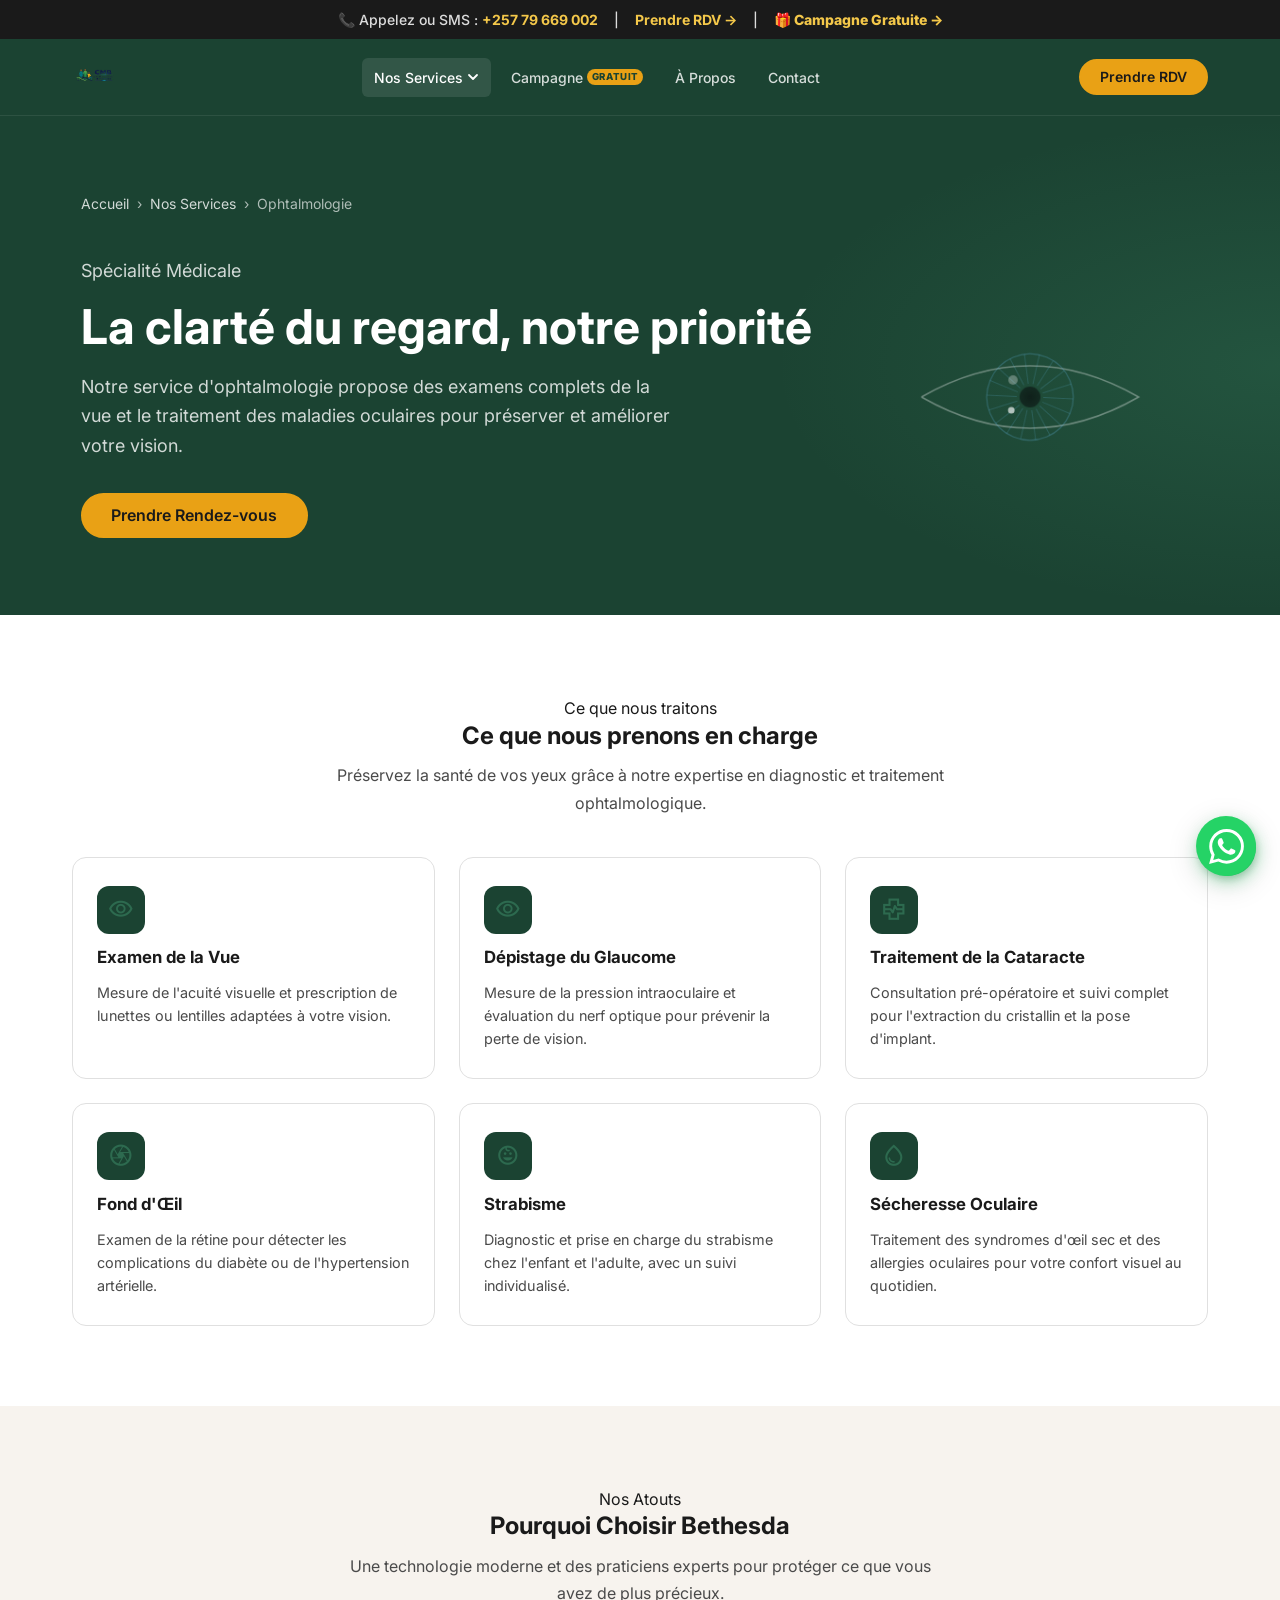
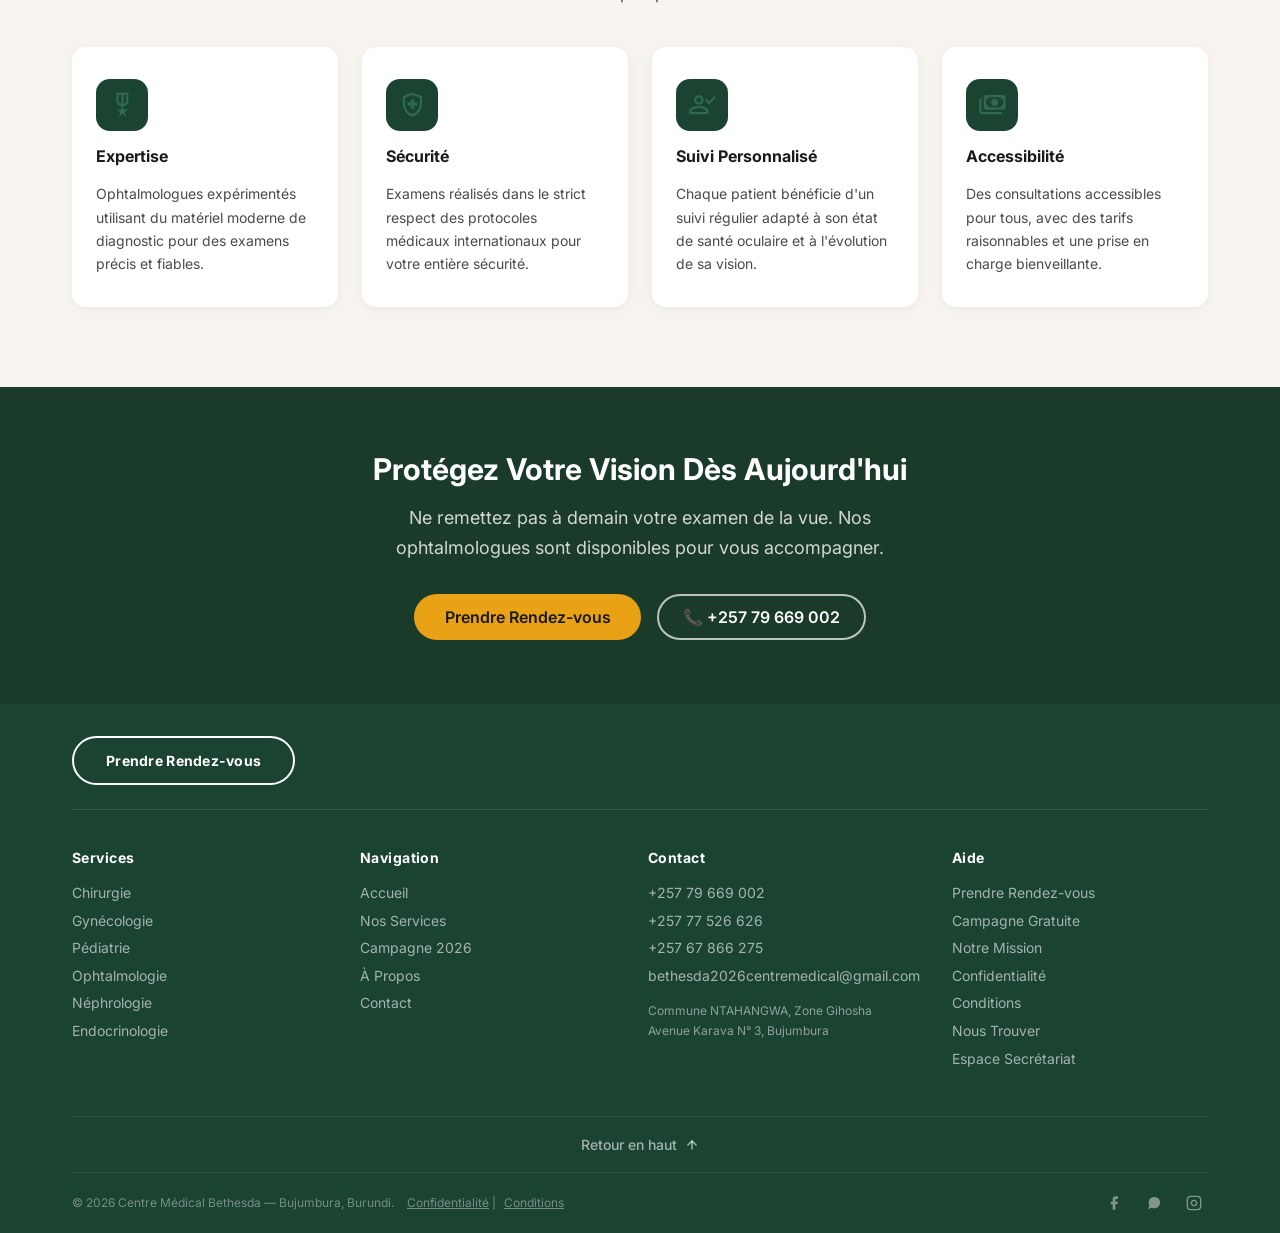
<file: services/ophtalmologie.html>
<!DOCTYPE html>
<html lang="fr">

<head>
  <!-- Google Tag Manager -->
  <script>(function (w, d, s, l, i) {
      w[l] = w[l] || []; w[l].push({
        'gtm.start':
          new Date().getTime(), event: 'gtm.js'
      }); var f = d.getElementsByTagName(s)[0],
        j = d.createElement(s), dl = l != 'dataLayer' ? '&l=' + l : ''; j.async = true; j.src =
          'https://www.googletagmanager.com/gtm.js?id=' + i + dl; f.parentNode.insertBefore(j, f);
    })(window, document, 'script', 'dataLayer', 'GTM-KMPRK2CF');</script>
  <!-- End Google Tag Manager -->

  <!-- Google tag (gtag.js) -->
  <script async src="https://www.googletagmanager.com/gtag/js?id=AW-17978379720"></script>
  <script>
    window.dataLayer = window.dataLayer || [];
    function gtag() { dataLayer.push(arguments); }
    gtag('js', new Date());

    gtag('config', 'AW-17978379720');
  </script>
  <meta charset="UTF-8" />
  <meta name="viewport" content="width=device-width, initial-scale=1.0" />

  <!-- SEO Meta Tags -->
  <title>Ophtalmologie — Centre Médical Bethesda, Bujumbura</title>
  <meta name="description"
    content="Découvrez notre service d'ophtalmologie à Bujumbura. Examens de la vue, dépistage du glaucome, traitement de la cataracte et soins oculaires spécialisés." />
  <meta name="keywords"
    content="ophtalmologue Bujumbura, oculiste Burundi, examen vue, chirurgie cataracte, dépistage glaucome">
  <meta name="author" content="Centre Médical Bethesda">
  <link rel="canonical" href="https://www.cmbethesda.com/services/ophtalmologie">

  <!-- Open Graph / Facebook -->
  <meta property="og:type" content="website">
  <meta property="og:url" content="https://www.cmbethesda.com/services/ophtalmologie">
  <meta property="og:title" content="Service d'Ophtalmologie — Centre Médical Bethesda">
  <meta property="og:description"
    content="Préservez votre vision avec nos spécialistes à Bujumbura : examens complets et traitement des maladies oculaires.">
  <meta property="og:image" content="https://www.cmbethesda.com/images/facebook-cover.png">
  <meta property="og:site_name" content="Centre Médical Bethesda">

  <!-- Twitter -->
  <meta name="twitter:card" content="summary_large_image">
  <meta name="twitter:url" content="https://www.cmbethesda.com/services/ophtalmologie">
  <meta name="twitter:title" content="Ophtalmologie — Centre Médical Bethesda">
  <meta name="twitter:description"
    content="Examens ophtalmologiques, traitement de la cataracte et soins oculaires à Bujumbura.">
  <meta name="twitter:image" content="https://www.cmbethesda.com/images/facebook-cover.png">

  <!-- Favicon & Styles -->
  <meta name="theme-color" content="#1B4332">
  <link rel="icon" type="image/png" href="../images/favicon_1.png?v=3">
  <link rel="apple-touch-icon" href="../images/favicon_1.png?v=3">
  <link rel="preconnect" href="https://fonts.googleapis.com">
  <link rel="preconnect" href="https://fonts.gstatic.com" crossorigin>
  <link rel="stylesheet"
    href="https://fonts.googleapis.com/css2?family=Inter:wght@400;500;600;700&family=Playfair+Display:wght@700&display=swap">
  <link rel="stylesheet" href="../css/styles.css?v=2" />
  <!-- Google Material Symbols -->
  <link rel="stylesheet"
    href="https://fonts.googleapis.com/css2?family=Material+Symbols+Outlined:opsz,wght,FILL,GRAD@24,400,0,0&display=swap" />
  <!-- Meta Pixel Code -->
  <script>
    !function (f, b, e, v, n, t, s) {
      if (f.fbq) return; n = f.fbq = function () {
        n.callMethod ?
          n.callMethod.apply(n, arguments) : n.queue.push(arguments)
      };
      if (!f._fbq) f._fbq = n; n.push = n; n.loaded = !0; n.version = '2.0';
      n.queue = []; t = b.createElement(e); t.async = !0;
      t.src = v; s = b.getElementsByTagName(e)[0];
      s.parentNode.insertBefore(t, s)
    }(window, document, 'script',
      'https://connect.facebook.net/en_US/fbevents.js');
    fbq('init', '1483412680011645');
    fbq('track', 'PageView');
  </script>
  <noscript><img height="1" width="1" style="display:none"
      src="https://www.facebook.com/tr?id=1483412680011645&ev=PageView&noscript=1" /></noscript>
  <!-- End Meta Pixel Code -->
  <!-- Structured Data (JSON-LD) -->
  <script type="application/ld+json">
  [
    {
      "@context": "https://schema.org",
      "@type": "BreadcrumbList",
      "itemListElement": [
        {"@type": "ListItem", "position": 1, "name": "Accueil", "item": "https://www.cmbethesda.com/"},
        {"@type": "ListItem", "position": 2, "name": "Nos Services", "item": "https://www.cmbethesda.com/services"},
        {"@type": "ListItem", "position": 3, "name": "Ophtalmologie", "item": "https://www.cmbethesda.com/services/ophtalmologie"}
      ]
    },
    {
      "@context": "https://schema.org",
      "@type": "MedicalWebPage",
      "name": "Ophtalmologie",
      "url": "https://www.cmbethesda.com/services/ophtalmologie",
      "specialty": "https://schema.org/Optometric",
      "isPartOf": {
        "@type": "WebSite",
        "name": "Centre Médical Bethesda",
        "url": "https://www.cmbethesda.com"
      },
      "about": {
        "@type": "MedicalClinic",
        "name": "Centre Médical Bethesda",
        "url": "https://www.cmbethesda.com"
      }
    }
  ]
  </script>
</head>

<body>
  <!-- Google Tag Manager (noscript) -->
  <noscript><iframe src="https://www.googletagmanager.com/ns.html?id=GTM-KMPRK2CF" height="0" width="0"
      style="display:none;visibility:hidden"></iframe></noscript>
  <!-- End Google Tag Manager (noscript) -->

  <div class="top-bar">
    <span class="top-bar-phone"><span class="top-bar-label">📞 Appelez ou SMS :</span> <a href="../contact.html?service=ophtalmologie">+257 79 669 002</a></span>
    <span class="top-bar-sep" aria-hidden="true">|</span>
    <a href="../contact.html?service=ophtalmologie">Prendre RDV →</a>
    <span class="top-bar-sep" aria-hidden="true">|</span>
    <a href="../campagne.html" class="top-bar-campaign">🎁 Campagne Gratuite →</a>
  </div>

  <header id="nav">
    <div class="nav-inner">
      <a href="../index.html" class="logo" style="display: flex; align-items: center;">
        <img src="../images/logo-white-bg.webp" alt="Centre Médical Bethesda Logo" class="brand-logo" />
      </a>
      <nav class="desktop-nav">
        <div class="nav-dropdown">
          <a class="nav-link active" tabindex="0">Nos Services <svg class="dropdown-arrow" viewBox="0 0 12 12"
              fill="none">
              <path d="M2 4l4 4 4-4" stroke="currentColor" stroke-width="1.8" stroke-linecap="round"
                stroke-linejoin="round" />
            </svg></a>
          <div class="dropdown-menu">
            <a href="chirurgie.html">Chirurgie</a>
            <a href="gynecologie.html">Gynécologie</a>
            <a href="pediatrie.html">Pédiatrie</a>
            <a href="ophtalmologie.html">Ophtalmologie</a>
            <a href="nephrologie.html">Néphrologie</a>
            <a href="endocrinologie.html">Endocrinologie-diabétologie</a>
          </div>
        </div>
        <a href="../campagne.html" class="nav-link">Campagne <span class="nav-badge">Gratuit</span></a>
        <a href="../a-propos.html" class="nav-link">À Propos</a>
        <a href="../contact.html?service=ophtalmologie" class="nav-link">Contact</a>
      </nav>
      <a href="../contact.html?service=ophtalmologie" class="btn btn-accent btn-sm">Prendre RDV</a>
      <button class="hamburger" aria-label="Ouvrir le menu" aria-expanded="false">
        <svg width="24" height="24" viewBox="0 0 24 24" fill="none" stroke="currentColor" stroke-width="2"
          stroke-linecap="round">
          <line x1="3" y1="6" x2="21" y2="6" />
          <line x1="3" y1="12" x2="21" y2="12" />
          <line x1="3" y1="18" x2="21" y2="18" />
        </svg>
      </button>
    </div>
    <nav class="mobile-nav">
      <div class="mobile-services-group">
        <button class="mobile-services-toggle">Nos Services <svg class="dropdown-arrow" width="16" height="16"
            viewBox="0 0 12 12" fill="none">
            <path d="M2 4l4 4 4-4" stroke="currentColor" stroke-width="1.8" stroke-linecap="round"
              stroke-linejoin="round" />
          </svg></button>
        <div class="mobile-services-submenu">
          <a href="chirurgie.html">Chirurgie</a>
          <a href="gynecologie.html">Gynécologie</a>
          <a href="pediatrie.html">Pédiatrie</a>
          <a href="ophtalmologie.html">Ophtalmologie</a>
          <a href="nephrologie.html">Néphrologie</a>
          <a href="endocrinologie.html">Endocrinologie-diabétologie</a>
        </div>
      </div>
      <a href="../campagne.html">Campagne Médicale</a>
      <a href="../a-propos.html">À Propos</a>
      <a href="../contact.html?service=ophtalmologie">Contact</a>
      <a href="../contact.html?service=ophtalmologie" class="btn btn-accent"
        style="margin-top:0.5rem;text-align:center;justify-content:center;">Prendre Rendez-vous</a>
    </nav>
  </header>

  <main>

    <!-- Sub-hero -->
    <section class="sub-hero service-hero">
      <div class="container">
        <nav class="breadcrumb" aria-label="Fil d'Ariane">
          <a href="../index.html">Accueil</a>
          <span>›</span>
          <a href="../services.html">Nos Services</a>
          <span>›</span>
          <span>Ophtalmologie</span>
        </nav>
        <div class="service-hero-inner">
          <div class="service-hero-text">
            <p class="eyebrow">Spécialité Médicale</p>
            <h1>La clarté du regard, notre priorité</h1>
            <p class="subtitle">Notre service d'ophtalmologie propose des examens complets de la vue et le traitement
              des maladies oculaires pour préserver et améliorer votre vision.</p>
            <a href="../contact.html?service=ophtalmologie" class="btn btn-accent">Prendre Rendez-vous</a>
          </div>
          <div class="service-hero-visual">
            <div class="hero-canvas-container">
              <canvas id="hero-canvas-ophtalmologie"></canvas>
            </div>
          </div>
        </div>
      </div>
    </section>

    <!-- Nos Prestations -->
    <section class="section-prestations" style="background:#fff;padding-block:5rem;">
      <div class="container">
        <div class="section-header" style="text-align:center;margin-bottom:0.75rem;">
          <p class="eyebrow">Ce que nous traitons</p>
          <h2>Ce que nous prenons en charge</h2>
        </div>
        <p class="section-intro-text">
          Préservez la santé de vos yeux grâce à notre expertise en diagnostic et traitement ophtalmologique.
        </p>

        <div class="svc-cards-grid">

          <div class="svc-card">
            <div class="svc-card-icon">
              <span class="mat-icon" aria-hidden="true">visibility</span>
            </div>
            <h3>Examen de la Vue</h3>
            <p>Mesure de l'acuité visuelle et prescription de lunettes ou lentilles adaptées à votre vision.</p>
          </div>

          <div class="svc-card">
            <div class="svc-card-icon">
              <span class="mat-icon" aria-hidden="true">remove_red_eye</span>
            </div>
            <h3>Dépistage du Glaucome</h3>
            <p>Mesure de la pression intraoculaire et évaluation du nerf optique pour prévenir la perte de vision.</p>
          </div>

          <div class="svc-card">
            <div class="svc-card-icon">
              <span class="mat-icon" aria-hidden="true">health_metrics</span>
            </div>
            <h3>Traitement de la Cataracte</h3>
            <p>Consultation pré-opératoire et suivi complet pour l'extraction du cristallin et la pose d'implant.</p>
          </div>

          <div class="svc-card">
            <div class="svc-card-icon">
              <span class="mat-icon" aria-hidden="true">camera</span>
            </div>
            <h3>Fond d'Œil</h3>
            <p>Examen de la rétine pour détecter les complications du diabète ou de l'hypertension artérielle.</p>
          </div>

          <div class="svc-card">
            <div class="svc-card-icon">
              <span class="mat-icon" aria-hidden="true">child_care</span>
            </div>
            <h3>Strabisme</h3>
            <p>Diagnostic et prise en charge du strabisme chez l'enfant et l'adulte, avec un suivi individualisé.</p>
          </div>

          <div class="svc-card">
            <div class="svc-card-icon">
              <span class="mat-icon" aria-hidden="true">water_drop</span>
            </div>
            <h3>Sécheresse Oculaire</h3>
            <p>Traitement des syndromes d'œil sec et des allergies oculaires pour votre confort visuel au quotidien.</p>
          </div>

        </div>
      </div>
    </section>

    <!-- Pourquoi Choisir Bethesda -->
    <section class="section-benefits" style="background:var(--warm-bg,#F7F3EE);padding-block:5rem;">
      <div class="container">
        <div class="section-header" style="text-align:center;margin-bottom:0.75rem;">
          <p class="eyebrow">Nos Atouts</p>
          <h2>Pourquoi Choisir Bethesda</h2>
        </div>
        <p class="section-intro-text">
          Une technologie moderne et des praticiens experts pour protéger ce que vous avez de plus précieux.
        </p>

        <div class="benefits-grid-new">

          <div class="benefit-card-new">
            <div class="benefit-icon-new">
              <span class="mat-icon" aria-hidden="true">military_tech</span>
            </div>
            <h3>Expertise</h3>
            <p>Ophtalmologues expérimentés utilisant du matériel moderne de diagnostic pour des examens précis et
              fiables.</p>
          </div>

          <div class="benefit-card-new">
            <div class="benefit-icon-new">
              <span class="mat-icon" aria-hidden="true">health_and_safety</span>
            </div>
            <h3>Sécurité</h3>
            <p>Examens réalisés dans le strict respect des protocoles médicaux internationaux pour votre entière
              sécurité.</p>
          </div>

          <div class="benefit-card-new">
            <div class="benefit-icon-new">
              <span class="mat-icon" aria-hidden="true">person_check</span>
            </div>
            <h3>Suivi Personnalisé</h3>
            <p>Chaque patient bénéficie d'un suivi régulier adapté à son état de santé oculaire et à l'évolution de sa
              vision.</p>
          </div>

          <div class="benefit-card-new">
            <div class="benefit-icon-new">
              <span class="mat-icon" aria-hidden="true">payments</span>
            </div>
            <h3>Accessibilité</h3>
            <p>Des consultations accessibles pour tous, avec des tarifs raisonnables et une prise en charge
              bienveillante.</p>
          </div>

        </div>
      </div>
    </section>

    <!-- CTA Band -->
    <section class="cta-band" style="background:#1A3A2A;padding-block:4rem;text-align:center;">
      <div class="container">
        <h2 style="color:#fff;margin-bottom:1rem;">Protégez Votre Vision Dès Aujourd'hui</h2>
        <p style="color:rgba(255,255,255,0.8);max-width:540px;margin:0 auto 2rem;">Ne remettez pas à demain votre examen
          de la vue. Nos ophtalmologues sont disponibles pour vous accompagner.</p>
        <div class="cta-band-buttons" style="display:flex;gap:1rem;justify-content:center;flex-wrap:wrap;">
          <a href="../contact.html?service=ophtalmologie" class="btn btn-accent">Prendre Rendez-vous</a>
          <a href="tel:+25779669002" class="btn btn-outline-white">📞 +257 79 669 002</a>
        </div>
      </div>
    </section>

  </main>

  <footer id="footer">
    <div class="container">

      <!-- Top Bar: CTA -->
      <div class="footer-top-bar">
        <a href="../contact.html?service=ophtalmologie" class="footer-cta-btn">Prendre Rendez-vous</a>
      </div>

      <!-- 4-Column Links -->
      <div class="footer-columns">

        <div class="footer-col">
          <h4>Services</h4>
          <a href="../services/chirurgie.html">Chirurgie</a>
          <a href="../services/gynecologie.html">Gynécologie</a>
          <a href="../services/pediatrie.html">Pédiatrie</a>
          <a href="../services/ophtalmologie.html">Ophtalmologie</a>
          <a href="../services/nephrologie.html">Néphrologie</a>
          <a href="../services/endocrinologie.html">Endocrinologie</a>
        </div>

        <div class="footer-col">
          <h4>Navigation</h4>
          <a href="../index.html">Accueil</a>
          <a href="../services.html">Nos Services</a>
          <a href="../campagne.html">Campagne 2026</a>
          <a href="../a-propos.html">À Propos</a>
          <a href="../contact.html?service=ophtalmologie">Contact</a>
        </div>

        <div class="footer-col">
          <h4>Contact</h4>
          <a href="tel:+25779669002">+257 79 669 002</a>
          <a href="tel:+25777526626">+257 77 526 626</a>
          <a href="tel:+25767866275">+257 67 866 275</a>
          <a href="mailto:bethesda2026centremedical@gmail.com">bethesda2026centremedical@gmail.com</a>
          <span class="footer-info">Commune NTAHANGWA, Zone Gihosha<br>Avenue Karava N° 3, Bujumbura</span>
        </div>

        <div class="footer-col">
          <h4>Aide</h4>
          <a href="../contact.html?service=ophtalmologie">Prendre Rendez-vous</a>
          <a href="../campagne.html">Campagne Gratuite</a>
          <a href="../a-propos.html">Notre Mission</a>
          <a href="../politique-de-confidentialite.html">Confidentialité</a>
          <a href="../conditions-generales.html">Conditions</a>
          <a href="https://maps.google.com/?q=J9WQ%2BQQR+Bujumbura" target="_blank" rel="noopener">Nous Trouver</a>
          <a href="/login">Espace Secrétariat</a>
        </div>

      </div>

      <!-- Back to Top -->
      <div class="footer-back-top">
        <a href="#" onclick="window.scrollTo({top: 0, behavior: 'smooth'}); return false;">
          Retour en haut
          <svg width="14" height="14" viewBox="0 0 24 24" fill="none" stroke="currentColor" stroke-width="2.5"
            stroke-linecap="round" stroke-linejoin="round">
            <path d="M12 19V5" />
            <path d="M5 12l7-7 7 7" />
          </svg>
        </a>
      </div>

    </div>

    <!-- Bottom Bar -->
    <div class="container">
      <div class="footer-bottom">
        <div class="footer-bottom-left">
          <p>© 2026 Centre Médical Bethesda — Bujumbura, Burundi.
            <a href="../politique-de-confidentialite.html"
              style="text-decoration: underline; margin-left: 10px;">Confidentialité</a> |
            <a href="../conditions-generales.html" style="text-decoration: underline; margin-left: 5px;">Conditions</a>
          </p>
        </div>
        <div class="footer-bottom-right">
          <a href="https://www.facebook.com/centremedicalbethesda" class="social-link" aria-label="Facebook"
            target="_blank" rel="noopener">
            <svg width="16" height="16" viewBox="0 0 24 24" fill="currentColor">
              <path d="M18 2h-3a5 5 0 00-5 5v3H7v4h3v8h4v-8h3l1-4h-4V7a1 1 0 011-1h3z" />
            </svg>
          </a>
          <a href="https://wa.me/25779669002" class="social-link" aria-label="WhatsApp" target="_blank" rel="noopener">
            <svg width="16" height="16" viewBox="0 0 24 24" fill="currentColor">
              <path
                d="M21 11.5a8.38 8.38 0 01-.9 3.8 8.5 8.5 0 01-7.6 4.7 8.38 8.38 0 01-3.8-.9L3 21l1.9-5.7a8.38 8.38 0 01-.9-3.8 8.5 8.5 0 014.7-7.6 8.38 8.38 0 013.8-.9h.5a8.48 8.48 0 018 8v.5z" />
            </svg>
          </a>
          <a href="https://www.instagram.com/cm_bethesda" class="social-link" aria-label="Instagram" target="_blank"
            rel="noopener">
            <svg width="16" height="16" viewBox="0 0 24 24" fill="none" stroke="currentColor" stroke-width="2">
              <rect x="2" y="2" width="20" height="20" rx="5" />
              <path d="M16 11.37A4 4 0 1112.63 8 4 4 0 0116 11.37z" />
              <line x1="17.5" y1="6.5" x2="17.51" y2="6.5" />
            </svg>
          </a>
        </div>
      </div>
    </div>
  </footer>

  <script src="../js/animations.js"></script>
  <script src="../js/main.js"></script>
  <script>
    document.addEventListener("DOMContentLoaded", () => {
      if (window.initServiceAnimation) {
        window.initServiceAnimation('hero-canvas-ophtalmologie', 'ophtalmologie');
      }
    });
  </script>

  <!-- Floating WhatsApp Button -->
  <a href="https://wa.me/25779669002" class="floating-whatsapp" target="_blank" rel="noopener"
    aria-label="Contactez-nous sur WhatsApp">
    <svg viewBox="0 0 24 24" fill="currentColor">
      <path
        d="M17.472 14.382c-.297-.149-1.758-.867-2.03-.967-.273-.099-.471-.148-.67.15-.197.297-.767.966-.94 1.164-.173.199-.347.223-.644.075-.297-.15-1.255-.463-2.39-1.475-.888-.788-1.489-1.761-1.662-2.062-.173-.297-.018-.458.13-.606.134-.133.298-.347.446-.52.149-.174.198-.298.298-.497.099-.198.05-.371-.025-.52-.075-.149-.669-1.612-.916-2.207-.242-.579-.487-.5-.669-.51a12.8 12.8 0 0 0-.57-.01c-.198 0-.52.074-.792.372-.272.297-1.04 1.016-1.04 2.479 0 1.462 1.065 2.875 1.213 3.074.149.198 2.096 3.2 5.077 4.487.709.306 1.262.489 1.694.625.712.227 1.36.195 1.871.118.571-.085 1.758-.719 2.006-1.413.248-.694.248-1.289.173-1.413-.074-.124-.272-.198-.57-.347m-5.421 7.403h-.004a9.87 9.87 0 0 1-5.031-1.378l-.361-.214-3.741.982.998-3.648-.235-.374a9.86 9.86 0 0 1-1.51-5.26c.001-5.45 4.436-9.884 9.888-9.884 2.64 0 5.122 1.03 6.988 2.898a9.825 9.825 0 0 1 2.893 6.994c-.003 5.45-4.437 9.884-9.885 9.884m8.413-18.297A11.815 11.815 0 0 0 12.05 0C5.495 0 .16 5.335.157 11.892c0 2.096.547 4.142 1.588 5.945L.057 24l6.305-1.654a11.882 11.882 0 0 0 5.683 1.448h.005c6.554 0 11.89-5.335 11.893-11.893a11.821 11.821 0 0 0-3.48-8.413z" />
    </svg>
  </a>
  <!-- Start of HubSpot Embed Code -->
  <script type="text/javascript" id="hs-script-loader" async defer src="//js-eu1.hs-scripts.com/147937804.js"></script>
  <!-- End of HubSpot Embed Code -->
  <!-- WhatsApp Float -->
  <a class="whatsapp-float" href="https://wa.me/25779669002" target="_blank" rel="noopener noreferrer" aria-label="Discuter sur WhatsApp">
    <svg xmlns="http://www.w3.org/2000/svg" viewBox="0 0 24 24"><path d="M17.472 14.382c-.297-.149-1.758-.867-2.03-.967-.273-.099-.471-.148-.67.15-.197.297-.767.966-.94 1.164-.173.199-.347.223-.644.075-.297-.15-1.255-.463-2.39-1.475-.883-.788-1.48-1.761-1.653-2.059-.173-.297-.018-.458.13-.606.134-.133.298-.347.446-.52.149-.174.198-.298.298-.497.099-.198.05-.371-.025-.52-.075-.149-.669-1.612-.916-2.207-.242-.579-.487-.5-.669-.51-.173-.008-.371-.01-.57-.01-.198 0-.52.074-.792.372-.272.297-1.04 1.016-1.04 2.479 0 1.462 1.065 2.875 1.213 3.074.149.198 2.096 3.2 5.077 4.487.709.306 1.262.489 1.694.625.712.227 1.36.195 1.871.118.571-.085 1.758-.719 2.006-1.413.248-.694.248-1.289.173-1.413-.074-.124-.272-.198-.57-.347m-5.421 7.403h-.004a9.87 9.87 0 01-5.031-1.378l-.361-.214-3.741.982.998-3.648-.235-.374a9.86 9.86 0 01-1.51-5.26c.001-5.45 4.436-9.884 9.888-9.884 2.64 0 5.122 1.03 6.988 2.898a9.825 9.825 0 012.893 6.994c-.003 5.45-4.437 9.884-9.885 9.884m8.413-18.297A11.815 11.815 0 0012.05 0C5.495 0 .16 5.335.157 11.892c0 2.096.547 4.142 1.588 5.945L.057 24l6.305-1.654a11.882 11.882 0 005.683 1.448h.005c6.554 0 11.890-5.335 11.893-11.893a11.821 11.821 0 00-3.48-8.413z"/></svg>
  </a>
</body>

</html>
</file>
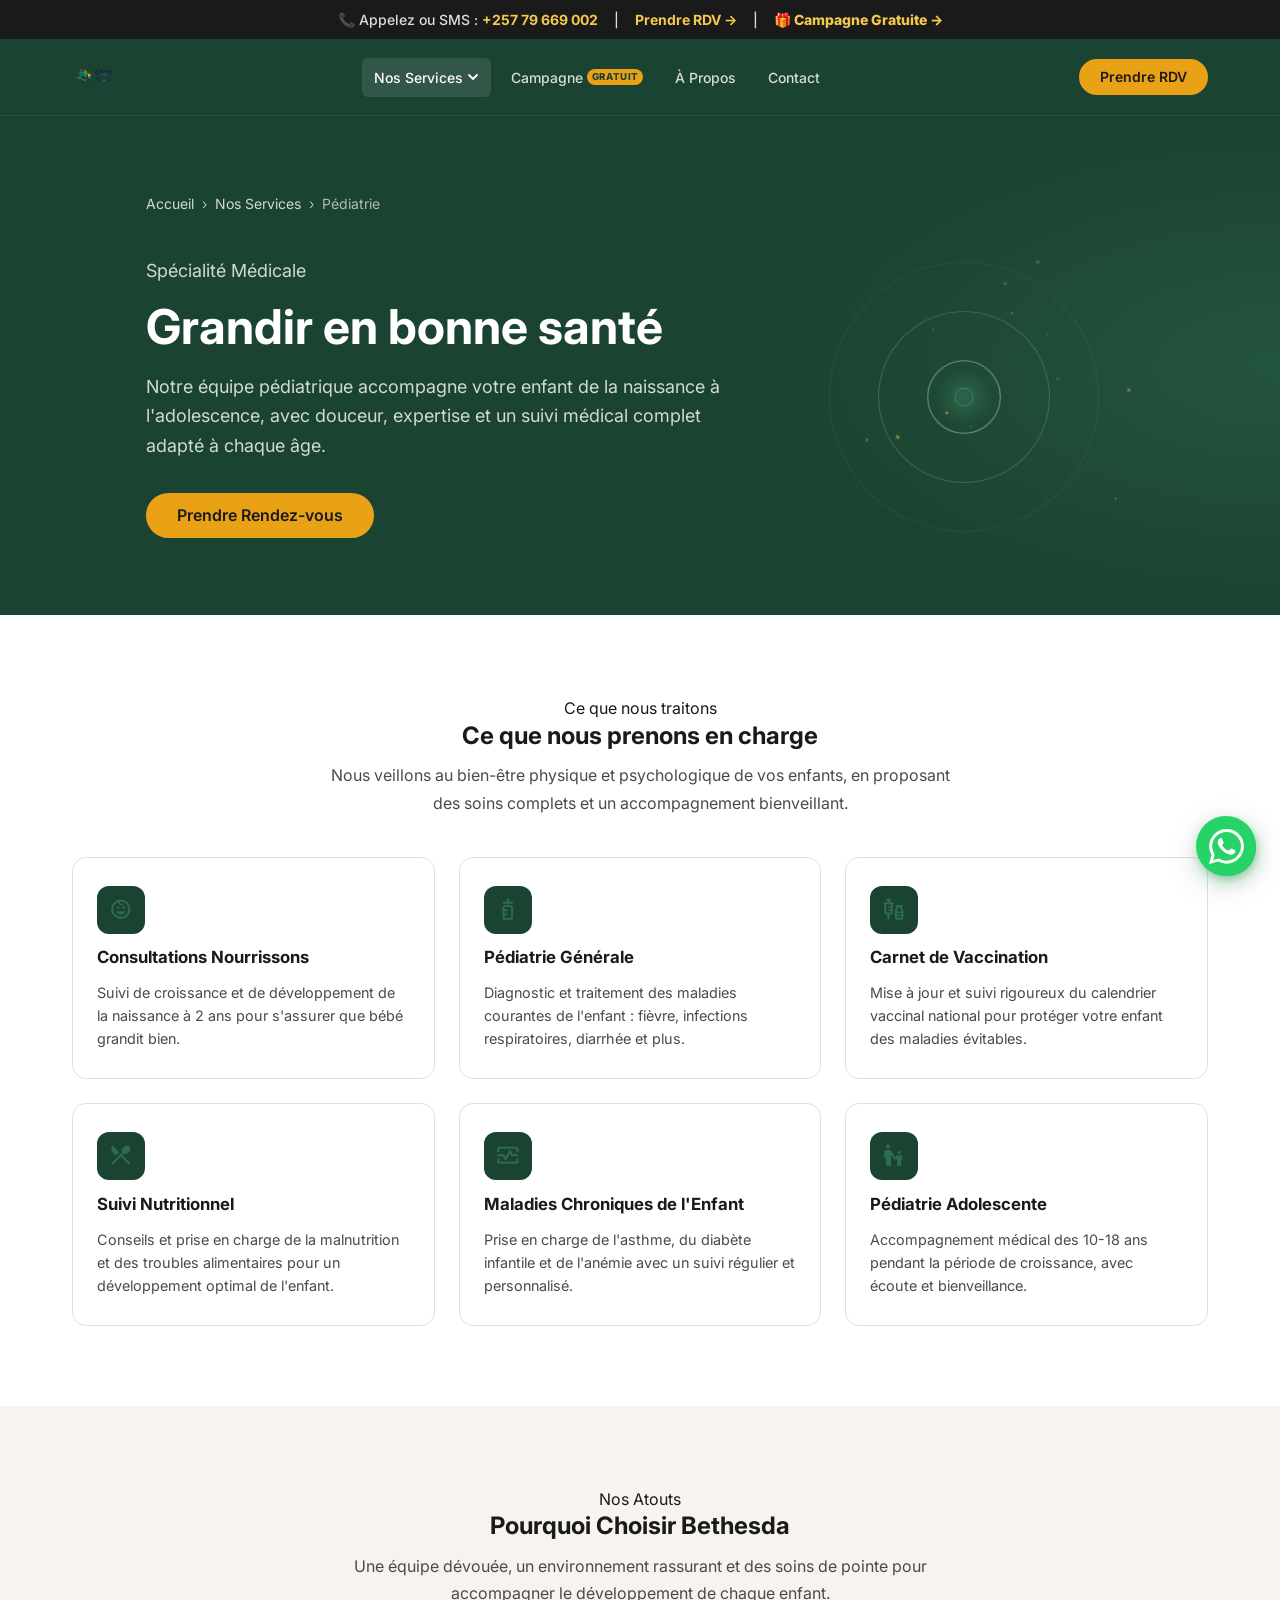
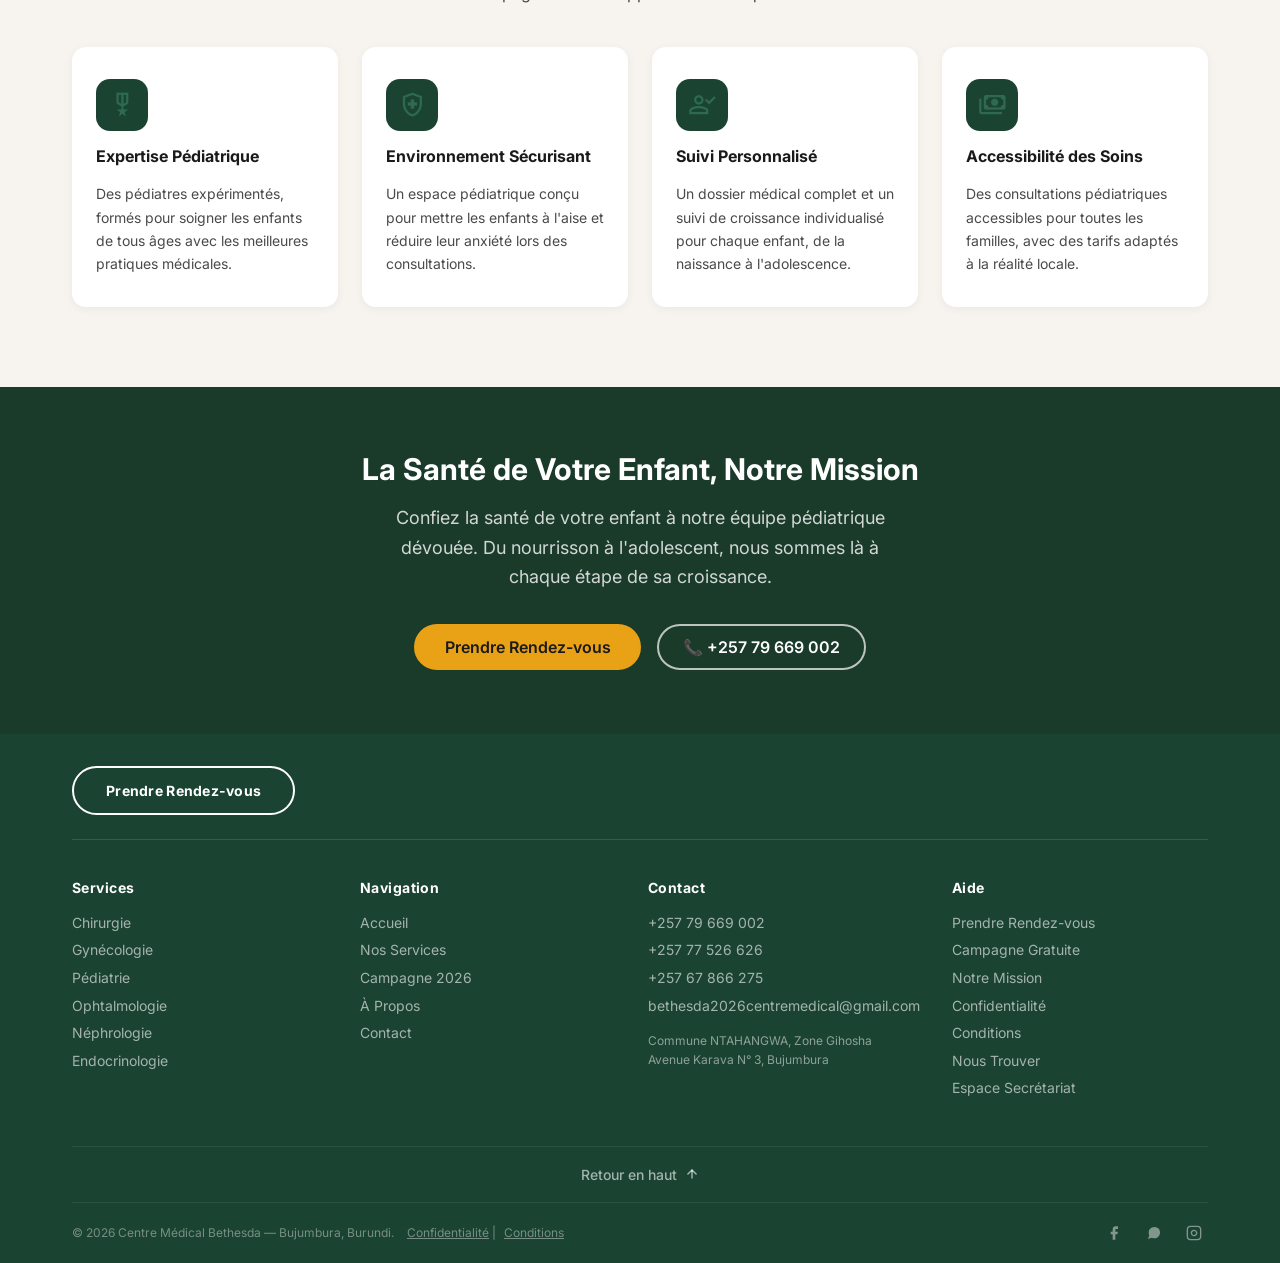
<file: services/pediatrie.html>
<!DOCTYPE html>
<html lang="fr">

<head>
  <!-- Google Tag Manager -->
  <script>(function (w, d, s, l, i) {
      w[l] = w[l] || []; w[l].push({
        'gtm.start':
          new Date().getTime(), event: 'gtm.js'
      }); var f = d.getElementsByTagName(s)[0],
        j = d.createElement(s), dl = l != 'dataLayer' ? '&l=' + l : ''; j.async = true; j.src =
          'https://www.googletagmanager.com/gtm.js?id=' + i + dl; f.parentNode.insertBefore(j, f);
    })(window, document, 'script', 'dataLayer', 'GTM-KMPRK2CF');</script>
  <!-- End Google Tag Manager -->

  <!-- Google tag (gtag.js) -->
  <script async src="https://www.googletagmanager.com/gtag/js?id=AW-17978379720"></script>
  <script>
    window.dataLayer = window.dataLayer || [];
    function gtag() { dataLayer.push(arguments); }
    gtag('js', new Date());

    gtag('config', 'AW-17978379720');
  </script>
  <meta charset="UTF-8" />
  <meta name="viewport" content="width=device-width, initial-scale=1.0" />

  <!-- SEO Meta Tags -->
  <title>Pédiatrie — Centre Médical Bethesda, Bujumbura</title>
  <meta name="description"
    content="Découvrez notre service de pédiatrie à Bujumbura. Consultations nourrissons, vaccination, suivi nutritionnel et soins pédiatriques par des spécialistes." />
  <meta name="keywords"
    content="pédiatre Bujumbura, clinique enfant Burundi, suivi nourrisson, vaccination enfant, médecin pédiatre">
  <meta name="author" content="Centre Médical Bethesda">
  <link rel="canonical" href="https://www.cmbethesda.com/services/pediatrie">

  <!-- Open Graph / Facebook -->
  <meta property="og:type" content="website">
  <meta property="og:url" content="https://www.cmbethesda.com/services/pediatrie">
  <meta property="og:title" content="Service de Pédiatrie — Centre Médical Bethesda">
  <meta property="og:description"
    content="Des soins pédiatriques complets à Bujumbura, de la naissance à l'adolescence, avec expertise et bienveillance.">
  <meta property="og:image" content="https://www.cmbethesda.com/images/facebook-cover.png">
  <meta property="og:site_name" content="Centre Médical Bethesda">

  <!-- Twitter -->
  <meta name="twitter:card" content="summary_large_image">
  <meta name="twitter:url" content="https://www.cmbethesda.com/services/pediatrie">
  <meta name="twitter:title" content="Pédiatrie — Centre Médical Bethesda">
  <meta name="twitter:description" content="Consultations en pédiatrie, vaccination et suivi nutritionnel à Bujumbura.">
  <meta name="twitter:image" content="https://www.cmbethesda.com/images/facebook-cover.png">

  <!-- Favicon & Styles -->
  <meta name="theme-color" content="#1B4332">
  <link rel="icon" type="image/png" href="../images/favicon_1.png?v=3">
  <link rel="apple-touch-icon" href="../images/favicon_1.png?v=3">
  <link rel="preconnect" href="https://fonts.googleapis.com">
  <link rel="preconnect" href="https://fonts.gstatic.com" crossorigin>
  <link rel="stylesheet"
    href="https://fonts.googleapis.com/css2?family=Inter:wght@400;500;600;700&family=Playfair+Display:wght@700&display=swap">
  <link rel="stylesheet" href="../css/styles.css?v=2" />
  <!-- Google Material Symbols -->
  <link rel="stylesheet"
    href="https://fonts.googleapis.com/css2?family=Material+Symbols+Outlined:opsz,wght,FILL,GRAD@24,400,0,0&display=swap" />
  <!-- Meta Pixel Code -->
  <script>
    !function (f, b, e, v, n, t, s) {
      if (f.fbq) return; n = f.fbq = function () {
        n.callMethod ?
          n.callMethod.apply(n, arguments) : n.queue.push(arguments)
      };
      if (!f._fbq) f._fbq = n; n.push = n; n.loaded = !0; n.version = '2.0';
      n.queue = []; t = b.createElement(e); t.async = !0;
      t.src = v; s = b.getElementsByTagName(e)[0];
      s.parentNode.insertBefore(t, s)
    }(window, document, 'script',
      'https://connect.facebook.net/en_US/fbevents.js');
    fbq('init', '1483412680011645');
    fbq('track', 'PageView');
  </script>
  <noscript><img height="1" width="1" style="display:none"
      src="https://www.facebook.com/tr?id=1483412680011645&ev=PageView&noscript=1" /></noscript>
  <!-- End Meta Pixel Code -->
  <!-- Structured Data (JSON-LD) -->
  <script type="application/ld+json">
  [
    {
      "@context": "https://schema.org",
      "@type": "BreadcrumbList",
      "itemListElement": [
        {"@type": "ListItem", "position": 1, "name": "Accueil", "item": "https://www.cmbethesda.com/"},
        {"@type": "ListItem", "position": 2, "name": "Nos Services", "item": "https://www.cmbethesda.com/services"},
        {"@type": "ListItem", "position": 3, "name": "Pédiatrie", "item": "https://www.cmbethesda.com/services/pediatrie"}
      ]
    },
    {
      "@context": "https://schema.org",
      "@type": "MedicalWebPage",
      "name": "Pédiatrie",
      "url": "https://www.cmbethesda.com/services/pediatrie",
      "specialty": "https://schema.org/Pediatric",
      "isPartOf": {
        "@type": "WebSite",
        "name": "Centre Médical Bethesda",
        "url": "https://www.cmbethesda.com"
      },
      "about": {
        "@type": "MedicalClinic",
        "name": "Centre Médical Bethesda",
        "url": "https://www.cmbethesda.com"
      }
    }
  ]
  </script>
</head>

<body>
  <!-- Google Tag Manager (noscript) -->
  <noscript><iframe src="https://www.googletagmanager.com/ns.html?id=GTM-KMPRK2CF" height="0" width="0"
      style="display:none;visibility:hidden"></iframe></noscript>
  <!-- End Google Tag Manager (noscript) -->

  <div class="top-bar">
    <span class="top-bar-phone"><span class="top-bar-label">📞 Appelez ou SMS :</span> <a href="../contact.html?service=pediatrie">+257 79 669 002</a></span>
    <span class="top-bar-sep" aria-hidden="true">|</span>
    <a href="../contact.html?service=pediatrie">Prendre RDV →</a>
    <span class="top-bar-sep" aria-hidden="true">|</span>
    <a href="../campagne.html" class="top-bar-campaign">🎁 Campagne Gratuite →</a>
  </div>

  <header id="nav">
    <div class="nav-inner">
      <a href="../index.html" class="logo" style="display: flex; align-items: center;">
        <img src="../images/logo-white-bg.webp" alt="Centre Médical Bethesda Logo" class="brand-logo" />
      </a>
      <nav class="desktop-nav">
        <div class="nav-dropdown">
          <a class="nav-link active" tabindex="0">Nos Services <svg class="dropdown-arrow" viewBox="0 0 12 12"
              fill="none">
              <path d="M2 4l4 4 4-4" stroke="currentColor" stroke-width="1.8" stroke-linecap="round"
                stroke-linejoin="round" />
            </svg></a>
          <div class="dropdown-menu">
            <a href="chirurgie.html">Chirurgie</a>
            <a href="gynecologie.html">Gynécologie</a>
            <a href="pediatrie.html">Pédiatrie</a>
            <a href="ophtalmologie.html">Ophtalmologie</a>
            <a href="nephrologie.html">Néphrologie</a>
            <a href="endocrinologie.html">Endocrinologie-diabétologie</a>
          </div>
        </div>
        <a href="../campagne.html" class="nav-link">Campagne <span class="nav-badge">Gratuit</span></a>
        <a href="../a-propos.html" class="nav-link">À Propos</a>
        <a href="../contact.html?service=pediatrie" class="nav-link">Contact</a>
      </nav>
      <a href="../contact.html?service=pediatrie" class="btn btn-accent btn-sm">Prendre RDV</a>
      <button class="hamburger" aria-label="Ouvrir le menu" aria-expanded="false">
        <svg width="24" height="24" viewBox="0 0 24 24" fill="none" stroke="currentColor" stroke-width="2"
          stroke-linecap="round">
          <line x1="3" y1="6" x2="21" y2="6" />
          <line x1="3" y1="12" x2="21" y2="12" />
          <line x1="3" y1="18" x2="21" y2="18" />
        </svg>
      </button>
    </div>
    <nav class="mobile-nav">
      <div class="mobile-services-group">
        <button class="mobile-services-toggle">Nos Services <svg class="dropdown-arrow" width="16" height="16"
            viewBox="0 0 12 12" fill="none">
            <path d="M2 4l4 4 4-4" stroke="currentColor" stroke-width="1.8" stroke-linecap="round"
              stroke-linejoin="round" />
          </svg></button>
        <div class="mobile-services-submenu">
          <a href="chirurgie.html">Chirurgie</a>
          <a href="gynecologie.html">Gynécologie</a>
          <a href="pediatrie.html">Pédiatrie</a>
          <a href="ophtalmologie.html">Ophtalmologie</a>
          <a href="nephrologie.html">Néphrologie</a>
          <a href="endocrinologie.html">Endocrinologie-diabétologie</a>
        </div>
      </div>
      <a href="../campagne.html">Campagne Médicale</a>
      <a href="../a-propos.html">À Propos</a>
      <a href="../contact.html?service=pediatrie">Contact</a>
      <a href="../contact.html?service=pediatrie" class="btn btn-accent"
        style="margin-top:0.5rem;text-align:center;justify-content:center;">Prendre Rendez-vous</a>
    </nav>
  </header>

  <main>

    <!-- Sub-hero -->
    <section class="sub-hero service-hero">
      <div class="container">
        <nav class="breadcrumb" aria-label="Fil d'Ariane">
          <a href="../index.html">Accueil</a>
          <span>›</span>
          <a href="../services.html">Nos Services</a>
          <span>›</span>
          <span>Pédiatrie</span>
        </nav>
        <div class="service-hero-inner">
          <div class="service-hero-text">
            <p class="eyebrow">Spécialité Médicale</p>
            <h1>Grandir en bonne santé</h1>
            <p class="subtitle">Notre équipe pédiatrique accompagne votre enfant de la naissance à l'adolescence, avec
              douceur, expertise et un suivi médical complet adapté à chaque âge.</p>
            <a href="../contact.html?service=pediatrie" class="btn btn-accent">Prendre Rendez-vous</a>
          </div>
          <div class="service-hero-visual">
            <div class="hero-canvas-container">
              <canvas id="hero-canvas-pediatrie"></canvas>
            </div>
          </div>
        </div>
      </div>
    </section>

    <!-- Nos Prestations -->
    <section style="background:#fff; padding-block:5rem;">
      <div class="container">
        <div class="section-header" style="text-align:center; margin-bottom:0.75rem;">
          <p class="eyebrow">Ce que nous traitons</p>
          <h2>Ce que nous prenons en charge</h2>
        </div>
        <p class="section-intro-text">
          Nous veillons au bien-être physique et psychologique de vos enfants, en proposant des soins complets et un
          accompagnement bienveillant.
        </p>

        <div class="svc-cards-grid">

          <div class="svc-card">
            <div class="svc-card-icon">
              <span class="mat-icon" aria-hidden="true">child_care</span>
            </div>
            <h3>Consultations Nourrissons</h3>
            <p>Suivi de croissance et de développement de la naissance à 2 ans pour s'assurer que bébé grandit bien.</p>
          </div>

          <div class="svc-card">
            <div class="svc-card-icon">
              <span class="mat-icon" aria-hidden="true">pediatrics</span>
            </div>
            <h3>Pédiatrie Générale</h3>
            <p>Diagnostic et traitement des maladies courantes de l'enfant : fièvre, infections respiratoires, diarrhée
              et plus.</p>
          </div>

          <div class="svc-card">
            <div class="svc-card-icon">
              <span class="mat-icon" aria-hidden="true">vaccines</span>
            </div>
            <h3>Carnet de Vaccination</h3>
            <p>Mise à jour et suivi rigoureux du calendrier vaccinal national pour protéger votre enfant des maladies
              évitables.</p>
          </div>

          <div class="svc-card">
            <div class="svc-card-icon">
              <span class="mat-icon" aria-hidden="true">restaurant_menu</span>
            </div>
            <h3>Suivi Nutritionnel</h3>
            <p>Conseils et prise en charge de la malnutrition et des troubles alimentaires pour un développement optimal
              de l'enfant.</p>
          </div>

          <div class="svc-card">
            <div class="svc-card-icon">
              <span class="mat-icon" aria-hidden="true">monitor_heart</span>
            </div>
            <h3>Maladies Chroniques de l'Enfant</h3>
            <p>Prise en charge de l'asthme, du diabète infantile et de l'anémie avec un suivi régulier et personnalisé.
            </p>
          </div>

          <div class="svc-card">
            <div class="svc-card-icon">
              <span class="mat-icon" aria-hidden="true">escalator_warning</span>
            </div>
            <h3>Pédiatrie Adolescente</h3>
            <p>Accompagnement médical des 10-18 ans pendant la période de croissance, avec écoute et bienveillance.</p>
          </div>

        </div>
      </div>
    </section>

    <!-- Pourquoi Choisir Bethesda -->
    <section style="background:var(--warm-bg,#F7F3EE); padding-block:5rem;">
      <div class="container">
        <div class="section-header" style="text-align:center; margin-bottom:0.75rem;">
          <p class="eyebrow">Nos Atouts</p>
          <h2>Pourquoi Choisir Bethesda</h2>
        </div>
        <p class="section-intro-text">
          Une équipe dévouée, un environnement rassurant et des soins de pointe pour accompagner le développement de
          chaque enfant.
        </p>

        <div class="benefits-grid-new">

          <div class="benefit-card-new">
            <div class="benefit-icon-new">
              <span class="mat-icon" aria-hidden="true">military_tech</span>
            </div>
            <h3>Expertise Pédiatrique</h3>
            <p>Des pédiatres expérimentés, formés pour soigner les enfants de tous âges avec les meilleures pratiques
              médicales.</p>
          </div>

          <div class="benefit-card-new">
            <div class="benefit-icon-new">
              <span class="mat-icon" aria-hidden="true">health_and_safety</span>
            </div>
            <h3>Environnement Sécurisant</h3>
            <p>Un espace pédiatrique conçu pour mettre les enfants à l'aise et réduire leur anxiété lors des
              consultations.</p>
          </div>

          <div class="benefit-card-new">
            <div class="benefit-icon-new">
              <span class="mat-icon" aria-hidden="true">person_check</span>
            </div>
            <h3>Suivi Personnalisé</h3>
            <p>Un dossier médical complet et un suivi de croissance individualisé pour chaque enfant, de la naissance à
              l'adolescence.</p>
          </div>

          <div class="benefit-card-new">
            <div class="benefit-icon-new">
              <span class="mat-icon" aria-hidden="true">payments</span>
            </div>
            <h3>Accessibilité des Soins</h3>
            <p>Des consultations pédiatriques accessibles pour toutes les familles, avec des tarifs adaptés à la réalité
              locale.</p>
          </div>

        </div>
      </div>
    </section>

    <!-- CTA Band -->
    <section class="cta-band" style="background:#1A3A2A; padding-block:4rem; text-align:center;">
      <div class="container">
        <h2 style="color:#fff; margin-bottom:1rem;">La Santé de Votre Enfant, Notre Mission</h2>
        <p style="color:rgba(255,255,255,0.8); max-width:540px; margin:0 auto 2rem;">Confiez la santé de votre enfant à
          notre équipe pédiatrique dévouée. Du nourrisson à l'adolescent, nous sommes là à chaque étape de sa
          croissance.</p>
        <div class="cta-band-buttons" style="display:flex; gap:1rem; justify-content:center; flex-wrap:wrap;">
          <a href="../contact.html?service=pediatrie" class="btn btn-accent">Prendre Rendez-vous</a>
          <a href="tel:+25779669002" class="btn btn-outline-white">📞 +257 79 669 002</a>
        </div>
      </div>
    </section>

  </main>

  <footer id="footer">
    <div class="container">

      <!-- Top Bar: CTA -->
      <div class="footer-top-bar">
        <a href="../contact.html?service=pediatrie" class="footer-cta-btn">Prendre Rendez-vous</a>
      </div>

      <!-- 4-Column Links -->
      <div class="footer-columns">

        <div class="footer-col">
          <h4>Services</h4>
          <a href="../services/chirurgie.html">Chirurgie</a>
          <a href="../services/gynecologie.html">Gynécologie</a>
          <a href="../services/pediatrie.html">Pédiatrie</a>
          <a href="../services/ophtalmologie.html">Ophtalmologie</a>
          <a href="../services/nephrologie.html">Néphrologie</a>
          <a href="../services/endocrinologie.html">Endocrinologie</a>
        </div>

        <div class="footer-col">
          <h4>Navigation</h4>
          <a href="../index.html">Accueil</a>
          <a href="../services.html">Nos Services</a>
          <a href="../campagne.html">Campagne 2026</a>
          <a href="../a-propos.html">À Propos</a>
          <a href="../contact.html?service=pediatrie">Contact</a>
        </div>

        <div class="footer-col">
          <h4>Contact</h4>
          <a href="tel:+25779669002">+257 79 669 002</a>
          <a href="tel:+25777526626">+257 77 526 626</a>
          <a href="tel:+25767866275">+257 67 866 275</a>
          <a href="mailto:bethesda2026centremedical@gmail.com">bethesda2026centremedical@gmail.com</a>
          <span class="footer-info">Commune NTAHANGWA, Zone Gihosha<br>Avenue Karava N° 3, Bujumbura</span>
        </div>

        <div class="footer-col">
          <h4>Aide</h4>
          <a href="../contact.html?service=pediatrie">Prendre Rendez-vous</a>
          <a href="../campagne.html">Campagne Gratuite</a>
          <a href="../a-propos.html">Notre Mission</a>
          <a href="../politique-de-confidentialite.html">Confidentialité</a>
          <a href="../conditions-generales.html">Conditions</a>
          <a href="https://maps.google.com/?q=J9WQ%2BQQR+Bujumbura" target="_blank" rel="noopener">Nous Trouver</a>
          <a href="/login">Espace Secrétariat</a>
        </div>

      </div>

      <!-- Back to Top -->
      <div class="footer-back-top">
        <a href="#" onclick="window.scrollTo({top: 0, behavior: 'smooth'}); return false;">
          Retour en haut
          <svg width="14" height="14" viewBox="0 0 24 24" fill="none" stroke="currentColor" stroke-width="2.5"
            stroke-linecap="round" stroke-linejoin="round">
            <path d="M12 19V5" />
            <path d="M5 12l7-7 7 7" />
          </svg>
        </a>
      </div>

    </div>

    <!-- Bottom Bar -->
    <div class="container">
      <div class="footer-bottom">
        <div class="footer-bottom-left">
          <p>© 2026 Centre Médical Bethesda — Bujumbura, Burundi.
            <a href="../politique-de-confidentialite.html"
              style="text-decoration: underline; margin-left: 10px;">Confidentialité</a> |
            <a href="../conditions-generales.html" style="text-decoration: underline; margin-left: 5px;">Conditions</a>
          </p>
        </div>
        <div class="footer-bottom-right">
          <a href="https://www.facebook.com/centremedicalbethesda" class="social-link" aria-label="Facebook"
            target="_blank" rel="noopener">
            <svg width="16" height="16" viewBox="0 0 24 24" fill="currentColor">
              <path d="M18 2h-3a5 5 0 00-5 5v3H7v4h3v8h4v-8h3l1-4h-4V7a1 1 0 011-1h3z" />
            </svg>
          </a>
          <a href="https://wa.me/25779669002" class="social-link" aria-label="WhatsApp" target="_blank" rel="noopener">
            <svg width="16" height="16" viewBox="0 0 24 24" fill="currentColor">
              <path
                d="M21 11.5a8.38 8.38 0 01-.9 3.8 8.5 8.5 0 01-7.6 4.7 8.38 8.38 0 01-3.8-.9L3 21l1.9-5.7a8.38 8.38 0 01-.9-3.8 8.5 8.5 0 014.7-7.6 8.38 8.38 0 013.8-.9h.5a8.48 8.48 0 018 8v.5z" />
            </svg>
          </a>
          <a href="https://www.instagram.com/cm_bethesda" class="social-link" aria-label="Instagram" target="_blank"
            rel="noopener">
            <svg width="16" height="16" viewBox="0 0 24 24" fill="none" stroke="currentColor" stroke-width="2">
              <rect x="2" y="2" width="20" height="20" rx="5" />
              <path d="M16 11.37A4 4 0 1112.63 8 4 4 0 0116 11.37z" />
              <line x1="17.5" y1="6.5" x2="17.51" y2="6.5" />
            </svg>
          </a>
        </div>
      </div>
    </div>
  </footer>

  <script src="../js/animations.js"></script>
  <script src="../js/main.js"></script>
  <script>
    document.addEventListener("DOMContentLoaded", () => {
      if (window.initServiceAnimation) {
        window.initServiceAnimation('hero-canvas-pediatrie', 'pediatrie');
      }
    });
  </script>

  <!-- Floating WhatsApp Button -->
  <a href="https://wa.me/25779669002" class="floating-whatsapp" target="_blank" rel="noopener"
    aria-label="Contactez-nous sur WhatsApp">
    <svg viewBox="0 0 24 24" fill="currentColor">
      <path
        d="M17.472 14.382c-.297-.149-1.758-.867-2.03-.967-.273-.099-.471-.148-.67.15-.197.297-.767.966-.94 1.164-.173.199-.347.223-.644.075-.297-.15-1.255-.463-2.39-1.475-.888-.788-1.489-1.761-1.662-2.062-.173-.297-.018-.458.13-.606.134-.133.298-.347.446-.52.149-.174.198-.298.298-.497.099-.198.05-.371-.025-.52-.075-.149-.669-1.612-.916-2.207-.242-.579-.487-.5-.669-.51a12.8 12.8 0 0 0-.57-.01c-.198 0-.52.074-.792.372-.272.297-1.04 1.016-1.04 2.479 0 1.462 1.065 2.875 1.213 3.074.149.198 2.096 3.2 5.077 4.487.709.306 1.262.489 1.694.625.712.227 1.36.195 1.871.118.571-.085 1.758-.719 2.006-1.413.248-.694.248-1.289.173-1.413-.074-.124-.272-.198-.57-.347m-5.421 7.403h-.004a9.87 9.87 0 0 1-5.031-1.378l-.361-.214-3.741.982.998-3.648-.235-.374a9.86 9.86 0 0 1-1.51-5.26c.001-5.45 4.436-9.884 9.888-9.884 2.64 0 5.122 1.03 6.988 2.898a9.825 9.825 0 0 1 2.893 6.994c-.003 5.45-4.437 9.884-9.885 9.884m8.413-18.297A11.815 11.815 0 0 0 12.05 0C5.495 0 .16 5.335.157 11.892c0 2.096.547 4.142 1.588 5.945L.057 24l6.305-1.654a11.882 11.882 0 0 0 5.683 1.448h.005c6.554 0 11.89-5.335 11.893-11.893a11.821 11.821 0 0 0-3.48-8.413z" />
    </svg>
  </a>
  <!-- Start of HubSpot Embed Code -->
  <script type="text/javascript" id="hs-script-loader" async defer src="//js-eu1.hs-scripts.com/147937804.js"></script>
  <!-- End of HubSpot Embed Code -->
  <!-- WhatsApp Float -->
  <a class="whatsapp-float" href="https://wa.me/25779669002" target="_blank" rel="noopener noreferrer" aria-label="Discuter sur WhatsApp">
    <svg xmlns="http://www.w3.org/2000/svg" viewBox="0 0 24 24"><path d="M17.472 14.382c-.297-.149-1.758-.867-2.03-.967-.273-.099-.471-.148-.67.15-.197.297-.767.966-.94 1.164-.173.199-.347.223-.644.075-.297-.15-1.255-.463-2.39-1.475-.883-.788-1.48-1.761-1.653-2.059-.173-.297-.018-.458.13-.606.134-.133.298-.347.446-.52.149-.174.198-.298.298-.497.099-.198.05-.371-.025-.52-.075-.149-.669-1.612-.916-2.207-.242-.579-.487-.5-.669-.51-.173-.008-.371-.01-.57-.01-.198 0-.52.074-.792.372-.272.297-1.04 1.016-1.04 2.479 0 1.462 1.065 2.875 1.213 3.074.149.198 2.096 3.2 5.077 4.487.709.306 1.262.489 1.694.625.712.227 1.36.195 1.871.118.571-.085 1.758-.719 2.006-1.413.248-.694.248-1.289.173-1.413-.074-.124-.272-.198-.57-.347m-5.421 7.403h-.004a9.87 9.87 0 01-5.031-1.378l-.361-.214-3.741.982.998-3.648-.235-.374a9.86 9.86 0 01-1.51-5.26c.001-5.45 4.436-9.884 9.888-9.884 2.64 0 5.122 1.03 6.988 2.898a9.825 9.825 0 012.893 6.994c-.003 5.45-4.437 9.884-9.885 9.884m8.413-18.297A11.815 11.815 0 0012.05 0C5.495 0 .16 5.335.157 11.892c0 2.096.547 4.142 1.588 5.945L.057 24l6.305-1.654a11.882 11.882 0 005.683 1.448h.005c6.554 0 11.890-5.335 11.893-11.893a11.821 11.821 0 00-3.48-8.413z"/></svg>
  </a>
</body>

</html>
</file>
<file: css/styles.css>
/* ============================================================
   Centre Médical Bethesda — Shared Design System
   Inspired by lumirahealthcare.com structure
   African/Burundian color palette
   ============================================================ */

/* Google Fonts are loaded via <link> in <head> for better performance */

/* ── Design Tokens ── */
:root {
  /* Colors */
  --color-primary: #2D6A4F;
  --color-primary-dk: #1B4332;
  --color-primary-lt: #52B788;
  --color-accent: #E9A115;
  --color-accent-dk: #C17A0C;
  --color-accent-lt: #F4C84A;
  --color-terra: #C1440E;
  --color-terra-lt: #E8896A;
  --color-dark: #1A1A1A;
  --color-mid: #4A4A4A;
  --color-muted: #767676;
  --color-border: #E0E0E0;
  --color-bg-warm: #FBF7F2;
  --color-white: #FFFFFF;
  --color-campaign-bg: #1B4332;

  /* Skin tones for SVGs */
  --skin-mid: #C68642;
  --skin-dark: #8B4513;
  --skin-deep: #5C3317;

  /* Typography */
  --font-sans: 'Inter', 'Segoe UI', Arial, sans-serif;
  --font-display: 'Playfair Display', Georgia, serif;

  /* Font sizes */
  --text-xs: 0.75rem;
  --text-sm: 0.875rem;
  --text-base: 1rem;
  --text-lg: 1.125rem;
  --text-xl: 1.25rem;
  --text-2xl: 1.5rem;
  --text-3xl: 1.875rem;
  --text-4xl: 2.25rem;
  --text-5xl: 3rem;
  --text-hero: clamp(2.5rem, 6vw, 4.5rem);

  /* Spacing */
  --space-1: 0.25rem;
  --space-2: 0.5rem;
  --space-3: 0.75rem;
  --space-4: 1rem;
  --space-5: 1.25rem;
  --space-6: 1.5rem;
  --space-8: 2rem;
  --space-10: 2.5rem;
  --space-12: 3rem;
  --space-16: 4rem;
  --space-20: 5rem;
  --space-24: 6rem;

  /* Layout */
  --container-max: 1200px;
  --container-pad: clamp(1rem, 5vw, 2rem);

  /* Radii */
  --radius-sm: 0.375rem;
  --radius-md: 0.75rem;
  --radius-lg: 1.25rem;
  --radius-xl: 2rem;
  --radius-full: 9999px;

  /* Shadows */
  --shadow-sm: 0 1px 3px rgba(0, 0, 0, 0.08);
  --shadow-md: 0 4px 16px rgba(0, 0, 0, 0.10);
  --shadow-lg: 0 8px 32px rgba(0, 0, 0, 0.14);
  --shadow-xl: 0 16px 48px rgba(0, 0, 0, 0.18);

  /* Transitions */
  --transition: 0.22s ease;
}

/* ── Reset & Base ── */
*,
*::before,
*::after {
  box-sizing: border-box;
  margin: 0;
  padding: 0;
}

html {
  scroll-behavior: smooth;
  font-size: 16px;
}

body {
  font-family: var(--font-sans);
  color: var(--color-dark);
  background: var(--color-white);
  line-height: 1.65;
  -webkit-font-smoothing: antialiased;
}

img,
svg {
  display: block;
  max-width: 100%;
}

a {
  color: inherit;
  text-decoration: none;
}

ul {
  list-style: none;
}

h1,
h2,
h3,
h4,
h5 {
  font-family: var(--font-sans);
  font-weight: 700;
  line-height: 1.2;
  color: var(--color-dark);
}

/* ── Container Utility ── */
.container {
  max-width: var(--container-max);
  margin-inline: auto;
  padding-inline: var(--container-pad);
}

/* ── Section Helpers ── */
.section-eyebrow {
  display: block;
  text-transform: uppercase;
  letter-spacing: 0.14em;
  font-size: var(--text-xs);
  font-weight: 700;
  color: var(--color-primary);
  margin-bottom: var(--space-3);
}

.section-eyebrow--light {
  color: var(--color-accent-lt);
}

.section-title {
  font-size: var(--text-4xl);
  font-weight: 700;
  margin-bottom: var(--space-4);
  line-height: 1.15;
}

.section-subtitle {
  font-size: var(--text-lg);
  color: var(--color-mid);
  max-width: 640px;
  margin-bottom: var(--space-12);
}

/* ── Buttons ── */
.btn {
  display: inline-flex;
  align-items: center;
  gap: var(--space-2);
  padding: 0.8rem 1.8rem;
  border-radius: var(--radius-full);
  font-family: var(--font-sans);
  font-size: var(--text-base);
  font-weight: 600;
  cursor: pointer;
  transition: background var(--transition), color var(--transition),
    transform var(--transition), box-shadow var(--transition),
    border-color var(--transition);
  border: 2px solid transparent;
  white-space: nowrap;
  text-decoration: none;
  line-height: 1;
}

.btn:hover {
  transform: translateY(-2px);
  box-shadow: var(--shadow-md);
}

.btn:active {
  transform: translateY(0);
}

.btn-primary {
  background: var(--color-primary);
  color: var(--color-white);
  border-color: var(--color-primary);
}

.btn-primary:hover {
  background: var(--color-primary-dk);
  border-color: var(--color-primary-dk);
}

.btn-outline {
  background: transparent;
  color: var(--color-white);
  border-color: rgba(255, 255, 255, 0.7);
}

.btn-outline:hover {
  background: var(--color-white);
  color: var(--color-dark);
  border-color: var(--color-white);
}

.btn-accent {
  background: var(--color-accent);
  color: var(--color-dark);
  border-color: var(--color-accent);
}

.btn-accent:hover {
  background: var(--color-accent-lt);
  border-color: var(--color-accent-lt);
}

.btn-ghost-green {
  background: transparent;
  color: var(--color-primary);
  border-color: var(--color-primary);
}

.btn-ghost-green:hover {
  background: var(--color-primary);
  color: var(--color-white);
}

.btn-sm {
  padding: 0.55rem 1.2rem;
  font-size: var(--text-sm);
}

/* ── Top CTA Bar ── */
.top-bar {
  background: var(--color-dark);
  color: rgba(255, 255, 255, 0.85);
  font-size: var(--text-sm);
  font-weight: 500;
  padding: var(--space-2) var(--container-pad);
  display: flex;
  align-items: center;
  justify-content: center;
  gap: var(--space-4);
  flex-wrap: wrap;
  text-align: center;
}

.top-bar a {
  color: var(--color-accent-lt);
  font-weight: 700;
  transition: color var(--transition);
  white-space: nowrap;
}

.top-bar a:hover {
  color: var(--color-accent);
}

.top-bar-label {
  /* shown on desktop, hidden on mobile */
}

.top-bar-sep {
  /* shown on desktop, hidden on mobile */
}

/* ── Navigation ── */
#nav {
  position: sticky;
  top: 0;
  z-index: 1000;
  background: var(--color-primary-dk);
  border-bottom: 1px solid rgba(255, 255, 255, 0.08);
  transition: box-shadow var(--transition), border-color var(--transition);
}

#nav.scrolled {
  box-shadow: var(--shadow-md);
  border-color: transparent;
}

.nav-inner {
  display: flex;
  align-items: center;
  justify-content: space-between;
  gap: var(--space-6);
  padding: var(--space-4) var(--container-pad);
  max-width: var(--container-max);
  margin-inline: auto;
}

.logo {
  display: flex;
  align-items: center;
  gap: var(--space-3);
  color: var(--color-white);
  font-weight: 700;
  font-size: var(--text-lg);
  text-decoration: none;
  flex-shrink: 0;
}

.logo-text span {
  display: block;
  font-size: var(--text-xs);
  font-weight: 400;
  opacity: 0.75;
  letter-spacing: 0.05em;
}

.desktop-nav {
  display: flex;
  align-items: center;
  gap: var(--space-2);
}

.nav-link {
  color: rgba(255, 255, 255, 0.82);
  font-size: var(--text-sm);
  font-weight: 500;
  padding: var(--space-2) var(--space-3);
  border-radius: var(--radius-sm);
  transition: color var(--transition), background var(--transition);
  white-space: nowrap;
  display: inline-flex;
  align-items: center;
  gap: var(--space-1);
}

.nav-link:hover,
.nav-link.active {
  color: var(--color-white);
  background: rgba(255, 255, 255, 0.1);
}

/* Dropdown */
.nav-dropdown {
  position: relative;
}

.nav-dropdown>.nav-link {
  display: flex;
  align-items: center;
  gap: var(--space-1);
  cursor: pointer;
}

.dropdown-arrow {
  transition: transform var(--transition);
  width: 12px;
  height: 12px;
  flex-shrink: 0;
}

.nav-dropdown:hover .dropdown-arrow,
.nav-dropdown.open .dropdown-arrow {
  transform: rotate(180deg);
}

.dropdown-menu {
  position: absolute;
  top: calc(100% + var(--space-2));
  left: 0;
  background: var(--color-white);
  border-radius: var(--radius-md);
  box-shadow: var(--shadow-xl);
  min-width: 240px;
  padding: var(--space-2) 0;
  opacity: 0;
  visibility: hidden;
  transform: translateY(-8px);
  transition: opacity var(--transition), transform var(--transition),
    visibility var(--transition);
  border: 1px solid var(--color-border);
  z-index: 200;
}

.nav-dropdown:hover .dropdown-menu,
.nav-dropdown.open .dropdown-menu {
  opacity: 1;
  visibility: visible;
  transform: translateY(0);
}

.dropdown-menu a {
  display: flex;
  align-items: center;
  gap: var(--space-3);
  padding: var(--space-3) var(--space-5);
  color: var(--color-dark);
  font-size: var(--text-sm);
  font-weight: 500;
  transition: background var(--transition), color var(--transition);
}

.dropdown-menu a:hover {
  background: var(--color-bg-warm);
  color: var(--color-primary);
}

.dropdown-icon {
  width: 20px;
  height: 20px;
  color: var(--color-primary);
  flex-shrink: 0;
}

.hamburger {
  display: none;
  background: none;
  border: none;
  color: rgba(255, 255, 255, 0.9);
  cursor: pointer;
  padding: var(--space-2);
  border-radius: var(--radius-sm);
  transition: background var(--transition);
}

.hamburger:hover {
  background: rgba(255, 255, 255, 0.12);
}

/* Mobile Nav */
.mobile-nav {
  display: none;
  flex-direction: column;
  background: var(--color-primary-dk);
  border-top: 1px solid rgba(255, 255, 255, 0.1);
  padding: var(--space-3) var(--container-pad) var(--space-6);
  gap: 0;
  max-height: calc(100vh - 80px);
  overflow-y: auto;
  -webkit-overflow-scrolling: touch;
}

.mobile-nav.open {
  display: flex;
  animation: mobileNavSlideIn 0.25s ease-out;
}

@keyframes mobileNavSlideIn {
  from {
    opacity: 0;
    transform: translateY(-8px);
  }

  to {
    opacity: 1;
    transform: translateY(0);
  }
}

.mobile-nav>a,
.mobile-services-group {
  border-bottom: 1px solid rgba(255, 255, 255, 0.08);
}

.mobile-nav>a:last-of-type {
  border-bottom: 1px solid rgba(255, 255, 255, 0.08);
}

.mobile-nav a {
  color: rgba(255, 255, 255, 0.9);
  font-size: var(--text-base);
  font-weight: 500;
  padding: var(--space-4) var(--space-2);
  transition: color var(--transition), background var(--transition);
  display: flex;
  align-items: center;
  gap: var(--space-3);
  letter-spacing: 0.01em;
}

.mobile-nav>a:hover {
  color: var(--color-accent-lt);
  background: rgba(255, 255, 255, 0.04);
}

/* ── Services accordion group ── */
.mobile-services-group {
  display: flex;
  flex-direction: column;
  padding-left: 0;
}

.mobile-services-toggle {
  /* Reset ALL native button styles */
  -webkit-appearance: none;
  -moz-appearance: none;
  appearance: none;
  background: none;
  border: none;
  outline: none;
  font-family: inherit;

  /* Match sibling link styles exactly */
  color: rgba(255, 255, 255, 0.9);
  font-size: var(--text-base);
  font-weight: 500;
  padding: var(--space-4) var(--space-2);
  letter-spacing: 0.01em;

  display: flex;
  align-items: center;
  justify-content: space-between;
  width: 100%;
  cursor: pointer;
  transition: color var(--transition), background var(--transition);
}

.mobile-services-toggle:hover,
.mobile-services-toggle:focus-visible {
  color: var(--color-accent-lt);
  background: rgba(255, 255, 255, 0.04);
}

.mobile-services-toggle .dropdown-arrow {
  transition: transform 0.3s ease;
  opacity: 0.6;
  width: 16px;
  height: 16px;
  flex-shrink: 0;
}

.mobile-services-toggle.active .dropdown-arrow {
  transform: rotate(180deg);
  opacity: 1;
  color: var(--color-accent-lt);
}

/* ── Services submenu ── */
.mobile-services-submenu {
  display: flex;
  flex-direction: column;
  max-height: 0;
  overflow: hidden;
  transition: max-height 0.35s ease, padding 0.3s ease, opacity 0.25s ease;
  opacity: 0;
  padding: 0;
}

.mobile-services-submenu.open {
  max-height: 500px;
  opacity: 1;
  padding-bottom: var(--space-2);
}

.mobile-services-submenu a {
  font-size: var(--text-sm);
  font-weight: 400;
  color: rgba(255, 255, 255, 0.7);
  padding: var(--space-3) var(--space-3) var(--space-3) var(--space-6);
  display: flex;
  align-items: center;
  gap: var(--space-3);
  border-bottom: none;
  border-radius: var(--radius-sm);
  margin-inline: var(--space-2);
  transition: color var(--transition), background var(--transition);
}

.mobile-services-submenu a::before {
  content: '';
  width: 4px;
  height: 4px;
  background: var(--color-accent);
  border-radius: 50%;
  flex-shrink: 0;
  opacity: 0.5;
  transition: opacity var(--transition), transform var(--transition);
}

.mobile-services-submenu a:hover {
  color: var(--color-white);
  background: rgba(255, 255, 255, 0.06);
}

.mobile-services-submenu a:hover::before {
  opacity: 1;
  transform: scale(1.5);
}

/* ── Mobile CTA button ── */
.mobile-nav .btn.btn-accent {
  margin-top: var(--space-4);
  border-bottom: none;
  border-radius: var(--radius-full);
  justify-content: center;
  text-align: center;
  font-weight: 600;
  padding: var(--space-4) var(--space-6);
}

/* ── Hamburger X-animation ── */
.hamburger svg line {
  transition: transform 0.3s ease, opacity 0.2s ease;
  transform-origin: center;
}

.hamburger.is-active svg line:nth-child(1) {
  transform: translateY(6px) rotate(45deg);
}

.hamburger.is-active svg line:nth-child(2) {
  opacity: 0;
}

.hamburger.is-active svg line:nth-child(3) {
  transform: translateY(-6px) rotate(-45deg);
}

/* ── Campaign nav badge ── */
.nav-badge {
  display: inline-flex;
  align-items: center;
  background: var(--color-accent);
  color: var(--color-primary-dk);
  font-size: 0.6rem;
  font-weight: 800;
  letter-spacing: 0.06em;
  text-transform: uppercase;
  padding: 0.1em 0.45em;
  border-radius: var(--radius-full);
  line-height: 1.5;
  flex-shrink: 0;
}

/* ── Top-bar campaign link ── */
.top-bar-campaign {
  color: var(--color-accent-lt) !important;
  font-weight: 800 !important;
}

.top-bar-campaign:hover {
  color: var(--color-accent) !important;
}

/* ── WhatsApp floating button ── */
.whatsapp-float {
  position: fixed;
  bottom: 1.5rem;
  right: 1.5rem;
  z-index: 9990;
  width: 56px;
  height: 56px;
  background: #25D366;
  border-radius: 50%;
  display: flex;
  align-items: center;
  justify-content: center;
  box-shadow: 0 4px 16px rgba(37, 211, 102, 0.45), 0 2px 8px rgba(0, 0, 0, 0.18);
  transition: transform 0.22s ease, box-shadow 0.22s ease;
  text-decoration: none;
  overflow: visible;
}

.whatsapp-float:hover {
  transform: scale(1.1);
  box-shadow: 0 6px 24px rgba(37, 211, 102, 0.55), 0 4px 12px rgba(0, 0, 0, 0.22);
}

.whatsapp-float svg {
  width: 30px;
  height: 30px;
  fill: white;
  position: relative;
  z-index: 1;
}

.whatsapp-float::after {
  content: '';
  position: absolute;
  inset: 0;
  border-radius: 50%;
  background: #25D366;
  opacity: 0;
  animation: wa-pulse 2.8s ease-out infinite;
}

@keyframes wa-pulse {
  0% { transform: scale(1); opacity: 0.55; }
  70% { transform: scale(1.75); opacity: 0; }
  100% { transform: scale(1.75); opacity: 0; }
}

@media (max-width: 480px) {
  .whatsapp-float {
    width: 50px;
    height: 50px;
    bottom: 1rem;
    right: 1rem;
  }

  .whatsapp-float svg {
    width: 26px;
    height: 26px;
  }
}

/* ── Breadcrumb ── */
.breadcrumb {
  padding: var(--space-3) 0;
  display: flex;
  align-items: center;
  gap: var(--space-2);
  font-size: var(--text-sm);
  color: rgba(255, 255, 255, 0.65);
}

.breadcrumb a {
  color: rgba(255, 255, 255, 0.8);
  transition: color var(--transition);
}

.breadcrumb a:hover {
  color: var(--color-accent-lt);
}

.breadcrumb-sep {
  opacity: 0.4;
}

.breadcrumb--dark {
  color: var(--color-muted);
}

.breadcrumb--dark a {
  color: var(--color-mid);
}

/* ── Hero (Homepage Full-Viewport) ── */
#hero {
  position: relative;
  min-height: 70vh;
  display: flex;
  align-items: center;
  overflow: hidden;
  background: var(--color-primary-dk);
}

.hero-bg {
  position: absolute;
  inset: 0;
  overflow: hidden;
}

.hero-bg svg {
  width: 100%;
  height: 100%;
}

.hero-overlay {
  position: absolute;
  inset: 0;
  background: linear-gradient(135deg,
      rgba(27, 67, 50, 0.78) 0%,
      rgba(26, 26, 26, 0.55) 55%,
      rgba(193, 68, 14, 0.18) 100%);
}

.hero-content {
  position: relative;
  z-index: 1;
  max-width: 820px;
  padding-block: 3.5rem;
  padding-inline: var(--container-pad);
  margin-inline: auto;
  text-align: center;
}

.hero-eyebrow {
  display: block;
  text-transform: uppercase;
  letter-spacing: 0.2em;
  font-size: var(--text-xs);
  font-weight: 700;
  color: var(--color-accent-lt);
  margin-bottom: var(--space-4);
}

#hero h1 {
  font-family: var(--font-display);
  font-size: var(--text-hero);
  color: var(--color-white);
  line-height: 1.12;
  margin-bottom: var(--space-5);
}

.hero-sub {
  color: rgba(255, 255, 255, 0.85);
  font-size: var(--text-lg);
  margin-bottom: var(--space-8);
  max-width: 620px;
  margin-inline: auto;
  line-height: 1.65;
  min-height: 3.3em;
}

/* Blinking cursor after typewriter text */
.hero-sub.typing::after {
  content: '|';
  color: var(--color-accent-lt);
  font-weight: 300;
  animation: cursorBlink 0.75s ease-in-out infinite;
  margin-left: 1px;
}

@keyframes cursorBlink {
  0%, 49% { opacity: 1; }
  50%, 100% { opacity: 0; }
}

.hero-ctas {
  display: flex;
  flex-wrap: wrap;
  justify-content: center;
  gap: var(--space-3);
}

/* ── Hero Campaign Pill ── */
.hero-campaign-pill {
  display: inline-flex;
  align-items: center;
  gap: var(--space-2);
  background: rgba(233, 161, 21, 0.15);
  border: 1px solid rgba(233, 161, 21, 0.45);
  color: var(--color-accent-lt);
  font-size: var(--text-sm);
  font-weight: 600;
  padding: 0.35rem 1rem;
  border-radius: var(--radius-full);
  margin-bottom: var(--space-5);
  transition: background var(--transition), border-color var(--transition), color var(--transition);
  text-decoration: none;
}

.hero-campaign-pill:hover {
  background: rgba(233, 161, 21, 0.25);
  border-color: var(--color-accent-lt);
  color: var(--color-white);
}

/* ── Hero Trust Strip ── */
.hero-trust-strip {
  display: flex;
  flex-wrap: wrap;
  justify-content: center;
  gap: var(--space-3);
  margin-top: var(--space-8);
  padding-top: var(--space-6);
  border-top: 1px solid rgba(255, 255, 255, 0.1);
}

.hero-trust-item {
  display: flex;
  align-items: center;
  gap: var(--space-2);
  background: rgba(255, 255, 255, 0.07);
  border: 1px solid rgba(255, 255, 255, 0.1);
  border-radius: var(--radius-full);
  padding: 0.45rem 1.1rem;
  color: rgba(255, 255, 255, 0.88);
  font-size: var(--text-sm);
  font-weight: 500;
  white-space: nowrap;
}

.hero-trust-item svg {
  color: var(--color-accent-lt);
  flex-shrink: 0;
}

/* ── Hero Scroll Chevron ── */
.hero-scroll-hint {
  position: absolute;
  bottom: 1.5rem;
  left: 50%;
  transform: translateX(-50%);
  display: flex;
  flex-direction: column;
  align-items: center;
  gap: 0.25rem;
  color: rgba(255, 255, 255, 0.45);
  font-size: var(--text-xs);
  font-weight: 500;
  letter-spacing: 0.1em;
  text-transform: uppercase;
  text-decoration: none;
  transition: color var(--transition);
  animation: heroScrollBounce 2.4s ease-in-out infinite;
  z-index: 2;
}

.hero-scroll-hint:hover {
  color: rgba(255, 255, 255, 0.8);
}

@keyframes heroScrollBounce {
  0%, 100% { transform: translateX(-50%) translateY(0); }
  50%       { transform: translateX(-50%) translateY(6px); }
}

/* ── Hero Split Layout (New Homepage) ── */
#hero.hero-split {
  min-height: calc(100vh - 80px); /* Adjust based on your nav height */
  background: var(--color-primary-dk);
  padding-top: 80px; /* Space for fixed nav */
  align-items: stretch;
}

/* Base mobile-first layout */
#hero.hero-split {
  flex-direction: column-reverse;
}

@media (min-width: 900px) {
  #hero.hero-split {
    flex-direction: row;
    padding-top: 0; 
  }
}

.hero-split .hero-content-col {
  flex: 1;
  display: flex;
  flex-direction: column;
  justify-content: center;
  padding: var(--space-8) var(--container-pad);
  max-width: 800px;
  z-index: 2;
}

@media (min-width: 900px) {
  .hero-split .hero-content-col {
    padding-left: max(var(--container-pad), calc((100vw - var(--container-max)) / 2));
    padding-right: var(--space-8);
  }
}

.hero-split .hero-visual-col {
  flex: 1;
  display: flex;
  align-items: flex-end; /* Align image to bottom if needed */
  justify-content: flex-end;
  position: relative;
  min-height: 45vh;
}

.hero-split .hero-visual-col img {
  width: 100%;
  height: 100%;
  object-fit: contain;
  object-position: center bottom;
  max-height: 85vh;
}

@media (min-width: 900px) {
  .hero-split .hero-visual-col img {
    object-position: right center;
  }
}

/* Text Overrides for Dark Background */
.hero-split .text-dark {
  color: var(--color-white) !important;
}

.hero-split .hero-eyebrow.text-dark {
  color: var(--color-accent-lt) !important;
}

.hero-split .hero-sub.text-dark {
  color: rgba(255, 255, 255, 0.85) !important;
}

/* Outline button override for light background (kept for other pages) */
.btn-outline-dark {
  border: 2px solid var(--color-primary-dk);
  color: var(--color-primary-dk);
  background: transparent;
  padding: var(--space-3) var(--space-6);
  font-weight: 600;
  border-radius: var(--radius-sm);
  text-decoration: none;
  transition: all var(--transition) ease;
  display: inline-flex;
  align-items: center;
  justify-content: center;
  white-space: nowrap;
}

.btn-outline-dark:hover {
  background: var(--color-primary-dk);
  color: var(--color-white);
  transform: translateY(-2px);
  box-shadow: 0 8px 24px rgba(27, 67, 50, 0.15);
}

/* ── Sub-hero (Interior Pages) ── */
.sub-hero {
  background: var(--color-primary-dk);
  padding-block: var(--space-16) var(--space-12);
  position: relative;
  overflow: hidden;
}

.sub-hero::after {
  content: '';
  position: absolute;
  bottom: 0;
  right: 0;
  width: 40%;
  height: 100%;
  background: radial-gradient(ellipse at right, rgba(82, 183, 136, 0.15) 0%, transparent 70%);
  pointer-events: none;
}

.sub-hero .container {
  position: relative;
  z-index: 1;
}

.sub-hero h1 {
  font-size: clamp(1.75rem, 4vw, 3rem);
  color: var(--color-white);
  margin-bottom: var(--space-4);
  margin-top: var(--space-3);
}

.sub-hero p {
  color: rgba(255, 255, 255, 0.8);
  font-size: var(--text-lg);
  max-width: 600px;
}

/* Service-specific sub-hero with SVG illustration */
.service-hero {
  min-height: 420px;
  display: flex;
  align-items: center;
}

.service-hero-inner {
  display: flex;
  align-items: center;
  justify-content: space-between;
  gap: var(--space-12);
}

.service-hero-text {
  flex: 1;
  min-width: 260px;
}

.service-hero-text .btn {
  margin-top: 2rem;
}

.service-hero-visual {
  flex: 0 0 340px;
  max-width: 340px;
}

/* ── Kente Divider ── */
.kente-divider {
  width: 100%;
  display: block;
  line-height: 0;
}

/* ── Services Grid ── */
#services-grid .section-title {
  color: var(--color-white);
}

#services-grid .section-subtitle {
  color: rgba(255, 255, 255, 0.8);
}

#services-grid .section-eyebrow {
  color: var(--color-accent-lt);
}

#services-grid {
  padding-block: var(--space-20);
  background: var(--color-campaign-bg);
  color: var(--color-white);
}

.services-grid {
  display: grid;
  grid-template-columns: repeat(3, 1fr);
  gap: var(--space-6);
}

.service-card {
  background: transparent;
  border-radius: var(--radius-lg);
  padding: var(--space-8);
  box-shadow: none;
  transition: background var(--transition), box-shadow var(--transition), transform var(--transition);
  display: flex;
  flex-direction: column;
  gap: var(--space-4);
  border: 1px solid rgba(255, 255, 255, 0.1);
  text-decoration: none;
  color: rgba(255, 255, 255, 0.8);
}

.service-card:hover {
  background: rgba(255, 255, 255, 0.03);
  box-shadow: var(--shadow-xl);
  transform: translateY(-4px);
}

.card-icon {
  width: 56px;
  height: 56px;
  background: rgba(255, 255, 255, 0.1);
  border-radius: var(--radius-md);
  display: flex;
  align-items: center;
  justify-content: center;
  color: var(--color-accent-lt);
  flex-shrink: 0;
}

.service-card h3 {
  font-size: var(--text-xl);
  font-weight: 700;
  color: var(--color-white);
}

.service-card p {
  color: rgba(255, 255, 255, 0.8);
  font-size: var(--text-sm);
  line-height: 1.6;
  flex: 1;
}

.card-link {
  display: inline-flex;
  align-items: center;
  gap: var(--space-2);
  color: var(--color-primary);
  font-weight: 600;
  font-size: var(--text-sm);
  transition: gap var(--transition), color var(--transition);
  margin-top: auto;
}

.service-card:hover .card-link {
  gap: var(--space-3);
  color: var(--color-accent-dk);
}

/* ── Campaign Section ── */
#campaign-banner {
  position: relative;
  overflow: hidden;
  background: var(--color-bg-warm);
  padding-block: var(--space-20);
  padding-bottom: 0;
  /* Let image touch bottom if possible */
  color: var(--color-mid);
}

.campaign-inner {
  position: relative;
  z-index: 1;
  display: flex;
  justify-content: center;
  align-items: center;
  padding-bottom: var(--space-20);
}

.campaign-text {
  flex: 1;
  min-width: 280px;
  max-width: 680px;
  color: var(--color-mid);
  position: relative;
  z-index: 2;
  text-align: center;
}

.campaign-text .campaign-badge {
  margin-inline: auto;
}

.campaign-text .campaign-date {
  justify-content: center;
}

.campaign-text .btn {
  margin-inline: auto;
}

.campaign-visual {
  position: absolute;
  right: 0;
  bottom: 0;
  width: 55%;
  height: 100%;
  z-index: 0;
  pointer-events: none;
  display: flex;
  align-items: flex-end;
  justify-content: flex-end;
}

.campaign-visual img {
  max-height: 100%;
  width: 100%;
  object-fit: cover;
  object-position: right bottom;
  mask-image: linear-gradient(to left, rgba(0, 0, 0, 1) 40%, rgba(0, 0, 0, 0) 100%);
  -webkit-mask-image: linear-gradient(to left, rgba(0, 0, 0, 1) 40%, rgba(0, 0, 0, 0) 100%);
}

.campaign-badge {
  display: inline-flex;
  align-items: center;
  gap: var(--space-2);
  background: var(--color-accent);
  color: var(--color-dark);
  padding: var(--space-1) var(--space-4);
  border-radius: var(--radius-full);
  font-size: var(--text-xs);
  font-weight: 700;
  text-transform: uppercase;
  letter-spacing: 0.1em;
  margin-bottom: var(--space-5);
}

#campaign-banner h2,
.campaign-text h2 {
  font-size: var(--text-4xl);
  font-weight: 700;
  margin-bottom: var(--space-4);
  color: var(--color-dark);
  line-height: 1.15;
}

.campaign-date {
  display: flex;
  align-items: center;
  gap: var(--space-2);
  font-size: var(--text-xl);
  font-weight: 600;
  color: var(--color-primary);
  margin-bottom: var(--space-6);
}

.campaign-services-list {
  display: grid;
  grid-template-columns: 1fr 1fr;
  gap: var(--space-3) var(--space-8);
  margin-bottom: var(--space-8);
  margin-inline: auto;
  max-width: 580px;
  text-align: left;
}

.campaign-services-list li {
  display: flex;
  align-items: flex-start;
  gap: var(--space-3);
  font-size: var(--text-base);
  color: var(--color-dark);
  /* Entry animation — starts invisible, slides from left */
  opacity: 0;
  transform: translateX(-10px);
  transition: opacity 0.45s ease, transform 0.45s ease;
}

.campaign-services-list li.visible {
  opacity: 1;
  transform: translateX(0);
}

/* Staggered delays for each checklist item */
.campaign-services-list li:nth-child(1) { transition-delay: 0.05s; }
.campaign-services-list li:nth-child(2) { transition-delay: 0.18s; }
.campaign-services-list li:nth-child(3) { transition-delay: 0.31s; }
.campaign-services-list li:nth-child(4) { transition-delay: 0.44s; }

/* SVG checkmark draw animation */
.check-icon-path {
  stroke-dasharray: 25;
  stroke-dashoffset: 25;
  transition: stroke-dashoffset 0.5s ease 0.1s;
}

.campaign-services-list li.visible .check-icon-path {
  stroke-dashoffset: 0;
}

.check-icon {
  color: var(--color-accent-lt);
  flex-shrink: 0;
  margin-top: 2px;
}

/* ── About / "Votre Maison de Santé" ── */
#about-blocks {
  padding-block: var(--space-20);
  background: var(--color-white);
}

.about-grid {
  display: grid;
  grid-template-columns: repeat(3, 1fr);
  gap: var(--space-8);
}

.about-block {
  display: flex;
  flex-direction: column;
  gap: var(--space-4);
  padding: var(--space-8);
  border-radius: var(--radius-lg);
  border: 1px solid var(--color-border);
  transition: border-color var(--transition), box-shadow var(--transition);
}

.about-block:hover {
  border-color: var(--color-primary-lt);
  box-shadow: var(--shadow-md);
}

.about-block-icon {
  width: 64px;
  height: 64px;
  color: var(--color-primary);
}

.about-block h3 {
  font-size: var(--text-xl);
  color: var(--color-dark);
}

.about-block p {
  color: var(--color-mid);
  font-size: var(--text-sm);
  line-height: 1.65;
}

/* ── Access / How to Find Us ── */
#acces {
  padding-block: var(--space-16);
  background: var(--color-bg-warm);
  border-top: 1px solid var(--color-border);
}

.acces-inner {
  display: flex;
  align-items: center;
  gap: var(--space-16);
  flex-wrap: wrap;
}

.acces-text {
  flex: 1;
  min-width: 280px;
}

.acces-map {
  flex: 0 0 320px;
  max-width: 320px;
}

.acces-text h2 {
  font-size: var(--text-3xl);
  margin-bottom: var(--space-4);
}

.acces-text p {
  color: var(--color-mid);
  font-size: var(--text-base);
  margin-bottom: var(--space-4);
}

.acces-phones {
  display: flex;
  flex-direction: column;
  gap: var(--space-2);
  margin-block: var(--space-4);
}

.acces-phones a {
  color: var(--color-primary);
  font-weight: 600;
  font-size: var(--text-lg);
  transition: color var(--transition);
  display: flex;
  align-items: center;
  gap: var(--space-2);
}

.acces-phones a:hover {
  color: var(--color-accent-dk);
}

/* ── Contact Section ── */
#contact-section {
  padding-block: var(--space-20);
  background: var(--color-dark);
  color: var(--color-white);
}

.contact-inner {
  display: grid;
  grid-template-columns: 1fr 1fr;
  gap: var(--space-16);
  align-items: start;
}

.contact-info h2 {
  color: var(--color-white);
  margin-bottom: var(--space-4);
}

.contact-info>p {
  color: rgba(255, 255, 255, 0.75);
  margin-bottom: var(--space-6);
}

.contact-list {
  display: flex;
  flex-direction: column;
  gap: var(--space-4);
}

.contact-list li {
  display: flex;
  align-items: flex-start;
  gap: var(--space-3);
  font-size: var(--text-base);
  color: rgba(255, 255, 255, 0.85);
}

.contact-icon {
  color: var(--color-accent);
  flex-shrink: 0;
  margin-top: 2px;
}

/* ── Forms ── */
.contact-form {
  display: flex;
  flex-direction: column;
  gap: var(--space-4);
}

.form-group {
  display: flex;
  flex-direction: column;
  gap: var(--space-2);
}

.form-group label {
  font-size: var(--text-sm);
  font-weight: 600;
  color: rgba(255, 255, 255, 0.75);
}

.form-group input,
.form-group select,
.form-group textarea {
  padding: 0.75rem var(--space-4);
  border-radius: var(--radius-md);
  border: 1px solid rgba(255, 255, 255, 0.2);
  background: rgba(255, 255, 255, 0.07);
  color: var(--color-white);
  font-family: var(--font-sans);
  font-size: var(--text-base);
  transition: border-color var(--transition), background var(--transition);
  width: 100%;
}

.form-group input:focus,
.form-group select:focus,
.form-group textarea:focus {
  outline: none;
  border-color: var(--color-accent);
  background: rgba(255, 255, 255, 0.10);
}

.form-group select option {
  background: var(--color-dark);
  color: var(--color-white);
}

.form-group textarea {
  resize: vertical;
}

.form-row {
  display: grid;
  grid-template-columns: 1fr 1fr;
  gap: var(--space-4);
}

.form-note {
  font-size: var(--text-sm);
  min-height: 1.4em;
  transition: color var(--transition);
}

/* ── Service Detail: Benefits Grid ── */
.benefits-grid {
  display: grid;
  grid-template-columns: repeat(4, 1fr);
  gap: var(--space-6);
  margin-top: var(--space-12);
}

.benefit-card {
  text-align: center;
  padding: var(--space-6);
  border-radius: var(--radius-lg);
  background: var(--color-bg-warm);
  border: 1px solid var(--color-border);
  transition: box-shadow var(--transition), transform var(--transition);
}

.benefit-card:hover {
  box-shadow: var(--shadow-md);
  transform: translateY(-3px);
}

.benefit-icon {
  width: 48px;
  height: 48px;
  margin: 0 auto var(--space-4);
  color: var(--color-primary);
}

.benefit-card h3 {
  font-size: var(--text-lg);
  margin-bottom: var(--space-2);
}

.benefit-card p {
  font-size: var(--text-sm);
  color: var(--color-mid);
}

/* ── Service List (Detail Pages) ── */
.service-list-grid {
  display: grid;
  grid-template-columns: 1fr 1fr;
  gap: var(--space-4);
  margin-top: var(--space-8);
}

.service-list-item {
  display: flex;
  align-items: flex-start;
  gap: var(--space-3);
  padding: var(--space-4);
  border-radius: var(--radius-md);
  border: 1px solid var(--color-border);
  background: var(--color-white);
}

.service-list-item svg {
  color: var(--color-primary);
  flex-shrink: 0;
  margin-top: 2px;
}

.service-list-item h4 {
  font-size: var(--text-base);
  font-weight: 600;
  margin-bottom: var(--space-1);
}

.service-list-item p {
  font-size: var(--text-sm);
  color: var(--color-mid);
}

/* ── CTA Band ── */
.cta-band {
  background: var(--color-primary-dk);
  padding-block: var(--space-16);
  color: var(--color-white);
  text-align: center;
}

.cta-band h2 {
  color: var(--color-white);
  font-size: var(--text-3xl);
  margin-bottom: var(--space-4);
}

.cta-band p {
  color: rgba(255, 255, 255, 0.8);
  margin-bottom: var(--space-6);
  font-size: var(--text-lg);
}

.cta-band-actions {
  display: flex;
  gap: var(--space-4);
  justify-content: center;
  flex-wrap: wrap;
}

/* ── Values Grid (About Page) ── */
.values-grid {
  display: grid;
  grid-template-columns: repeat(4, 1fr);
  gap: var(--space-6);
  margin-top: var(--space-12);
}

.value-card {
  text-align: center;
  padding: var(--space-8) var(--space-6);
  border-radius: var(--radius-lg);
  border: 1px solid var(--color-border);
  transition: border-color var(--transition), box-shadow var(--transition);
}

.value-card:hover {
  border-color: var(--color-primary-lt);
  box-shadow: var(--shadow-md);
}

.value-icon {
  width: 56px;
  height: 56px;
  margin: 0 auto var(--space-4);
  color: var(--color-primary);
}

.value-card h3 {
  font-size: var(--text-lg);
  margin-bottom: var(--space-2);
}

.value-card p {
  font-size: var(--text-sm);
  color: var(--color-mid);
}

/* ── Mission Two-Column ── */
.mission-inner {
  display: grid;
  grid-template-columns: 1fr 1fr;
  gap: var(--space-16);
  align-items: center;
  padding-block: var(--space-20);
}

.mission-quote {
  font-family: var(--font-display);
  font-size: var(--text-3xl);
  line-height: 1.3;
  color: var(--color-primary-dk);
  padding-left: var(--space-6);
  border-left: 4px solid var(--color-accent);
}

.mission-text p {
  color: var(--color-mid);
  font-size: var(--text-base);
  line-height: 1.75;
  margin-bottom: var(--space-4);
}

.mission-visual {
  display: flex;
  justify-content: center;
}

/* ── Campaign Page Specifics ── */
.event-card {
  background: var(--color-accent);
  border-radius: var(--radius-xl);
  padding: var(--space-10) var(--space-12);
  text-align: center;
  color: var(--color-dark);
  margin-bottom: var(--space-12);
  box-shadow: var(--shadow-lg);
}

.event-card h2 {
  font-size: var(--text-5xl);
  margin-bottom: var(--space-2);
}

.event-card p {
  font-size: var(--text-2xl);
  font-weight: 600;
}

.free-services-grid {
  display: grid;
  grid-template-columns: repeat(2, 1fr);
  gap: var(--space-6);
  margin-top: var(--space-8);
}

.free-service-card {
  background: var(--color-white);
  border-radius: var(--radius-lg);
  padding: var(--space-6);
  border: 2px solid var(--color-primary-lt);
  display: flex;
  gap: var(--space-4);
  align-items: flex-start;
}

.free-service-card svg {
  color: var(--color-primary);
  flex-shrink: 0;
}

.free-service-card h3 {
  font-size: var(--text-lg);
  margin-bottom: var(--space-1);
}

.free-service-card p {
  font-size: var(--text-sm);
  color: var(--color-mid);
}

.info-box {
  background: var(--color-primary-dk);
  color: var(--color-white);
  border-radius: var(--radius-lg);
  padding: var(--space-6) var(--space-8);
  display: flex;
  gap: var(--space-4);
  align-items: flex-start;
  margin-top: var(--space-8);
}

.info-box svg {
  color: var(--color-accent-lt);
  flex-shrink: 0;
  margin-top: 2px;
}

.info-box p {
  font-size: var(--text-base);
  color: rgba(255, 255, 255, 0.9);
}

.info-box strong {
  color: var(--color-accent-lt);
}

/* ── FAQ Accordion ── */
.faq-section {
  padding-block: var(--space-16);
  background: var(--color-bg-warm);
}

.faq-list {
  display: flex;
  flex-direction: column;
  gap: var(--space-3);
  margin-top: var(--space-8);
  max-width: 800px;
}

.faq-item {
  background: var(--color-white);
  border-radius: var(--radius-md);
  border: 1px solid var(--color-border);
  overflow: hidden;
}

.faq-question {
  width: 100%;
  background: none;
  border: none;
  padding: var(--space-5) var(--space-6);
  display: flex;
  align-items: center;
  justify-content: space-between;
  gap: var(--space-4);
  font-family: var(--font-sans);
  font-size: var(--text-base);
  font-weight: 600;
  color: var(--color-dark);
  cursor: pointer;
  text-align: left;
  transition: background var(--transition);
}

.faq-question:hover {
  background: var(--color-bg-warm);
}

.faq-chevron {
  width: 20px;
  height: 20px;
  color: var(--color-primary);
  transition: transform var(--transition);
  flex-shrink: 0;
}

.faq-item.open .faq-chevron {
  transform: rotate(180deg);
}

.faq-answer {
  display: none;
  padding: 0 var(--space-6) var(--space-5);
  font-size: var(--text-sm);
  color: var(--color-mid);
  line-height: 1.7;
}

.faq-item.open .faq-answer {
  display: block;
}

/* ── Hours Table ── */
.hours-table {
  width: 100%;
  border-collapse: collapse;
  margin-top: var(--space-4);
}

.hours-table td {
  padding: var(--space-2) var(--space-3);
  border-bottom: 1px solid var(--color-border);
  font-size: var(--text-sm);
}

.hours-table td:last-child {
  text-align: right;
  color: var(--color-primary);
  font-weight: 600;
}

/* ── Footer (AWS-inspired) ── */
#footer {
  background: var(--color-primary-dk);
  color: rgba(255, 255, 255, 0.65);
  font-size: var(--text-sm);
}

/* Top bar: CTA */
.footer-top-bar {
  display: flex;
  align-items: center;
  justify-content: flex-start;
  padding: var(--space-8) 0 var(--space-6);
  border-bottom: 1px solid rgba(255, 255, 255, 0.12);
}

.footer-cta-btn {
  display: inline-flex;
  align-items: center;
  justify-content: center;
  padding: 0.7rem 2rem;
  border-radius: 50px;
  border: 2px solid var(--color-white);
  background: transparent;
  color: var(--color-white);
  font-weight: 700;
  font-size: var(--text-sm);
  text-decoration: none;
  letter-spacing: 0.02em;
  transition: background var(--transition), color var(--transition);
  white-space: nowrap;
}

.footer-cta-btn:hover {
  background: var(--color-white);
  color: var(--color-primary-dk);
}

.footer-top-social {
  display: flex;
  align-items: center;
  gap: var(--space-4);
}

.footer-top-social .social-link {
  width: 32px;
  height: 32px;
  border-radius: var(--radius-full);
  background: transparent;
  color: rgba(255, 255, 255, 0.6);
  display: flex;
  align-items: center;
  justify-content: center;
  transition: color var(--transition);
}

.footer-top-social .social-link:hover {
  color: var(--color-white);
  background: transparent;
}

/* 4-column link grid */
.footer-columns {
  display: grid;
  grid-template-columns: repeat(4, 1fr);
  gap: var(--space-8);
  padding: var(--space-10) 0;
}

.footer-col {
  display: flex;
  flex-direction: column;
  align-items: flex-start;
}

.footer-col h4 {
  color: var(--color-white);
  font-weight: 700;
  margin-bottom: var(--space-4);
  font-size: var(--text-sm);
  letter-spacing: 0.03em;
}

.footer-col a {
  color: rgba(255, 255, 255, 0.6);
  font-size: var(--text-sm);
  line-height: 1.4;
  margin-bottom: var(--space-2);
  text-decoration: none;
  transition: color var(--transition);
  display: block;
}

.footer-col a:hover {
  color: var(--color-white);
  text-decoration: underline;
}

.footer-col span.footer-info {
  color: rgba(255, 255, 255, 0.5);
  font-size: var(--text-xs);
  line-height: 1.6;
  display: block;
  margin-top: var(--space-2);
}

/* Back to top */
.footer-back-top {
  display: flex;
  align-items: center;
  justify-content: center;
  padding: var(--space-4) 0;
  border-top: 1px solid rgba(255, 255, 255, 0.08);
}

.footer-back-top a {
  display: inline-flex;
  align-items: center;
  gap: 0.5rem;
  color: rgba(255, 255, 255, 0.6);
  font-size: var(--text-sm);
  font-weight: 500;
  text-decoration: none;
  transition: color var(--transition);
}

.footer-back-top a:hover {
  color: var(--color-white);
}

.footer-back-top a svg {
  transition: transform var(--transition);
}

.footer-back-top a:hover svg {
  transform: translateY(-2px);
}

/* Bottom bar */
.footer-bottom {
  border-top: 1px solid rgba(255, 255, 255, 0.08);
  padding: var(--space-4) 0;
  display: flex;
  align-items: center;
  justify-content: space-between;
  flex-wrap: wrap;
  gap: var(--space-4);
}

.footer-bottom-left {
  display: flex;
  align-items: center;
  gap: var(--space-4);
  flex-wrap: wrap;
}

.footer-bottom-left p {
  font-size: var(--text-xs);
  color: rgba(255, 255, 255, 0.4);
  margin: 0;
}

.footer-bottom-left a {
  font-size: var(--text-xs);
  color: rgba(255, 255, 255, 0.4);
  text-decoration: none;
  transition: color var(--transition);
}

.footer-bottom-left a:hover {
  color: var(--color-white);
}

.footer-bottom-right {
  display: flex;
  align-items: center;
  gap: var(--space-3);
}

.footer-bottom-right .social-link {
  width: 28px;
  height: 28px;
  border-radius: var(--radius-full);
  background: transparent;
  color: rgba(255, 255, 255, 0.45);
  display: flex;
  align-items: center;
  justify-content: center;
  transition: color var(--transition);
}

.footer-bottom-right .social-link:hover {
  color: var(--color-white);
  background: transparent;
}

/* Legacy compat (unused now but safe) */
.footer-links,
.footer-contact-col {
  display: flex;
  flex-direction: column;
  align-items: flex-start;
  gap: var(--space-3);
}

.footer-links a,
.footer-contact-col a {
  color: rgba(255, 255, 255, 0.6);
  font-size: var(--text-sm);
  transition: color var(--transition);
}

.footer-links a:hover,
.footer-contact-col a:hover {
  color: var(--color-white);
}

.social-link {
  display: flex;
  align-items: center;
  justify-content: center;
  width: 40px;
  height: 40px;
  border-radius: var(--radius-full);
  background: rgba(255, 255, 255, 0.07);
  color: rgba(255, 255, 255, 0.7);
  transition: background var(--transition), color var(--transition);
}

.social-link:hover {
  background: var(--color-accent);
  color: var(--color-dark);
}

/* ── Utility classes ── */
.text-center {
  text-align: center;
}

.text-white {
  color: var(--color-white);
}

.mt-4 {
  margin-top: var(--space-4);
}

.mt-8 {
  margin-top: var(--space-8);
}

.mt-12 {
  margin-top: var(--space-12);
}

.mb-4 {
  margin-bottom: var(--space-4);
}

.mb-8 {
  margin-bottom: var(--space-8);
}

/* ── Featured Campaign Strip (Services Page) ── */
.campaign-strip {
  background: var(--color-accent);
  padding-block: var(--space-12);
}

.campaign-strip-inner {
  display: flex;
  align-items: center;
  justify-content: space-between;
  gap: var(--space-8);
  flex-wrap: wrap;
}

.campaign-strip h2 {
  font-size: var(--text-3xl);
  color: var(--color-dark);
}

.campaign-strip p {
  color: var(--color-primary-dk);
  font-size: var(--text-base);
  max-width: 500px;
}

/* ============================================================
   RESPONSIVE
   ============================================================ */

/* ── Tablet (max 1024px) ── */
@media (max-width: 1024px) {
  .services-grid {
    grid-template-columns: repeat(2, 1fr);
  }

  .values-grid {
    grid-template-columns: repeat(2, 1fr);
  }

  .benefits-grid {
    grid-template-columns: repeat(2, 1fr);
  }

  .footer-columns {
    grid-template-columns: 1fr 1fr;
  }

  .service-hero-visual {
    flex: 0 0 260px;
    max-width: 260px;
  }

  .free-services-grid {
    grid-template-columns: 1fr;
  }
}

/* ── Mobile (max 768px) ── */
@media (max-width: 768px) {
  .top-bar {
    display: none;
  }

  .desktop-nav {
    display: none;
  }

  .hamburger {
    display: flex;
    align-items: center;
    justify-content: center;
  }

  .nav-inner {
    padding-block: var(--space-3);
  }

  .logo-text span {
    display: none;
  }

  #hero {
    min-height: 60vh;
  }

  #hero h1 {
    font-size: clamp(2rem, 8vw, 3rem);
  }

  .hero-trust-strip {
    gap: var(--space-2);
  }

  .hero-trust-item {
    font-size: var(--text-xs);
    padding: 0.35rem 0.85rem;
  }

  .hero-scroll-hint {
    display: none;
  }

  .hero-ctas {
    flex-direction: row;
    flex-wrap: wrap;
    align-items: center;
    justify-content: flex-start;
  }

  .hero-content {
    padding-block: var(--space-16);
  }

  .about-grid {
    grid-template-columns: 1fr;
  }

  .contact-inner {
    grid-template-columns: 1fr;
  }

  .mission-inner {
    grid-template-columns: 1fr;
  }

  .campaign-visual {
    display: none;
  }

  .acces-inner {
    flex-direction: column;
  }

  .acces-map {
    width: 100%;
    max-width: 100%;
  }

  .service-hero-inner {
    flex-direction: column;
  }

  .service-hero-visual {
    display: none;
  }

  .service-list-grid {
    grid-template-columns: 1fr;
  }

  .form-row {
    grid-template-columns: 1fr;
  }

  .campaign-strip-inner {
    flex-direction: column;
    align-items: flex-start;
  }

  .cta-band-actions {
    flex-direction: column;
    align-items: center;
  }

  /* ── Footer Mobile Accordion (AWS-style) ── */
  .footer-top-bar {
    flex-direction: column;
    align-items: stretch;
    gap: var(--space-4);
    padding: var(--space-6) 0;
  }

  .footer-cta-btn {
    text-align: center;
    width: 100%;
  }

  .footer-top-social {
    display: none;
  }

  .footer-columns {
    grid-template-columns: 1fr;
    gap: 0;
    padding: var(--space-4) 0;
  }

  .footer-col {
    border-bottom: 1px solid rgba(255, 255, 255, 0.1);
    padding-bottom: 0;
  }

  .footer-col h4 {
    cursor: pointer;
    display: flex;
    justify-content: space-between;
    align-items: center;
    margin-bottom: 0;
    padding: var(--space-4) var(--space-2);
    font-size: var(--text-base);
  }

  .footer-col h4::after {
    content: '+';
    font-size: 1.5rem;
    font-weight: 300;
    color: rgba(255, 255, 255, 0.5);
    line-height: 1;
    transition: transform var(--transition);
  }

  .footer-col.open h4::after {
    transform: rotate(45deg);
  }

  .footer-col a {
    display: none;
    padding-left: var(--space-2);
  }

  .footer-col span.footer-info {
    display: none;
    padding-left: var(--space-2);
  }

  .footer-col.open a,
  .footer-col.open span.footer-info {
    display: block;
  }

  .footer-col.open a:last-of-type {
    margin-bottom: var(--space-4);
  }

  .footer-back-top {
    display: none;
  }

  .footer-bottom {
    flex-direction: column;
    align-items: center;
    text-align: center;
    gap: var(--space-3);
  }

  .footer-bottom-left {
    flex-direction: column;
    align-items: center;
  }
}

/* ── Small Mobile (max 480px) ── */
@media (max-width: 480px) {
  .services-grid {
    grid-template-columns: 1fr;
  }

  .values-grid {
    grid-template-columns: 1fr;
  }

  .benefits-grid {
    grid-template-columns: 1fr 1fr;
  }

  .campaign-services-list {
    grid-template-columns: 1fr;
  }

  .section-title {
    font-size: var(--text-2xl);
  }

  #campaign-banner h2,
  .campaign-text h2 {
    font-size: var(--text-2xl);
  }

  .event-card h2 {
    font-size: var(--text-4xl);
  }

  .event-card p {
    font-size: var(--text-lg);
  }

  .mission-quote {
    font-size: var(--text-2xl);
  }

  .cta-band h2 {
    font-size: var(--text-2xl);
  }

  .free-services-grid {
    grid-template-columns: 1fr;
  }
}

/* ── Mobile-only fixes (≤480px) ── */
@media (max-width: 480px) {

  /* Top bar: compact 2-row layout */
  .top-bar {
    flex-direction: column;
    gap: 0.2rem;
    padding-block: 0.45rem;
    font-size: 0.78rem;
  }

  .top-bar-sep {
    display: none;
  }

  .top-bar-label {
    display: none;
  }

  /* Hero: reduce height so content shows immediately */
  #hero {
    min-height: 78vh;
  }

  .hero-content {
    padding-block: var(--space-12);
  }

  /* Booking section: reduce top padding on mobile */
  .booking-section {
    padding-top: 4rem !important;
    padding-bottom: 3.5rem !important;
  }
}

/* ============================================================
   A-PROPOS PAGE — Additional Styles
   ============================================================ */

/* Sub-hero subtitle */
.sub-hero-subtitle {
  font-size: var(--text-lg);
  color: rgba(255, 255, 255, 0.85);
  max-width: 620px;
  line-height: 1.6;
}

/* Mission section wrapper */
.mission-section {
  background: var(--color-white);
  padding-block: var(--space-20);
}

/* Mission quote column */
.mission-quote-col {
  display: flex;
  flex-direction: column;
  gap: var(--space-4);
}

.quote-icon {
  display: block;
  margin-bottom: var(--space-2);
}

.mission-quote-author {
  font-size: var(--text-sm);
  color: var(--color-mid);
  font-style: italic;
  padding-left: var(--space-6);
}

/* Mission visual */
.mission-visual-wrap {
  margin-top: var(--space-8);
  border-radius: var(--radius-xl);
  overflow: hidden;
  box-shadow: var(--shadow-md);
}

.mission-visual-wrap .mission-visual {
  width: 100%;
  height: auto;
  display: block;
}

/* Values section */
.values-section {
  background: var(--color-bg-warm);
  padding-block: var(--space-20);
}

.value-title {
  font-size: var(--text-lg);
  font-weight: 700;
  color: var(--color-dark);
  margin-bottom: var(--space-2);
}

.value-desc {
  font-size: var(--text-sm);
  color: var(--color-mid);
  line-height: 1.65;
}

/* History section */
.history-section {
  background: var(--color-primary-dk);
  text-align: center;
  padding-block: var(--space-20);
}

.history-section .section-title {
  margin-bottom: var(--space-8);
}

.history-body {
  max-width: 700px;
  margin: 0 auto;
}

.history-body p {
  color: rgba(255, 255, 255, 0.82);
  font-size: var(--text-base);
  line-height: 1.8;
  margin-bottom: var(--space-5);
}

.history-body p:last-child {
  margin-bottom: 0;
}

/* CTA band outline white button */
.btn-outline-white {
  display: inline-flex;
  align-items: center;
  gap: var(--space-2);
  padding: var(--space-3) var(--space-6);
  border-radius: var(--radius-full);
  font-weight: 600;
  font-size: var(--text-base);
  border: 2px solid rgba(255, 255, 255, 0.7);
  color: white;
  background: transparent;
  transition: background var(--transition), border-color var(--transition), color var(--transition);
  text-decoration: none;
}

.btn-outline-white:hover {
  background: rgba(255, 255, 255, 0.12);
  border-color: white;
  color: white;
}

/* ============================================================
   SERVICES PAGE — Additional Styles
   ============================================================ */

/* Services page grid layout (distinct from homepage .services-grid) */
.services-grid-layout {
  display: grid;
  grid-template-columns: repeat(3, 1fr);
  gap: var(--space-6);
  margin-top: var(--space-10);
}

/* Service card icon container (services page uses .service-card-icon) */
.service-card-icon {
  width: 56px;
  height: 56px;
  background: var(--color-bg-warm);
  border-radius: var(--radius-md);
  display: flex;
  align-items: center;
  justify-content: center;
  flex-shrink: 0;
  padding: var(--space-2);
}

.service-card-icon svg {
  width: 100%;
  height: 100%;
}

/* Service card body text elements */
.service-card-body {
  display: flex;
  flex-direction: column;
  gap: var(--space-2);
  flex: 1;
}

.service-card-title {
  font-size: var(--text-xl);
  font-weight: 700;
  color: var(--color-dark);
}

.service-card-desc {
  color: var(--color-mid);
  font-size: var(--text-sm);
  line-height: 1.65;
  flex: 1;
}

/* Campaign strip overrides for services page */
.campaign-strip-text {
  flex: 1;
  min-width: 260px;
}

.campaign-strip-text h2 {
  color: var(--color-dark);
  margin-bottom: var(--space-3);
}

.campaign-strip-text p {
  color: var(--color-primary-dk);
  font-size: var(--text-base);
  margin-bottom: var(--space-3);
}

.campaign-strip-date {
  display: inline-flex;
  align-items: center;
  gap: var(--space-2);
  font-size: var(--text-sm);
  font-weight: 600;
  color: var(--color-primary-dk);
}

.campaign-strip-action {
  flex-shrink: 0;
}

/* Responsive overrides for new layouts */
@media (max-width: 1024px) {
  .services-grid-layout {
    grid-template-columns: repeat(2, 1fr);
  }
}

@media (max-width: 768px) {



  .services-grid-layout {
    grid-template-columns: 1fr 1fr;
  }

  .mission-visual-wrap {
    display: block;
  }
}

@media (max-width: 480px) {
  .services-grid-layout {
    grid-template-columns: 1fr;
  }

  .history-body p {
    font-size: var(--text-sm);
  }
}

/* ── Custom Logo Branding ── */
#nav .brand-logo {
  height: 44px;
  width: auto;
  display: block;
}

#footer .brand-logo {
  height: clamp(45px, 5vw, 65px);
  width: auto;
  display: block;
}

/* ── Material Symbol helper ─────────────────────── */
.mat-icon {
  font-family: 'Material Symbols Outlined';
  font-weight: normal;
  font-style: normal;
  font-size: 1.5rem;
  line-height: 1;
  letter-spacing: normal;
  text-transform: none;
  display: inline-block;
  white-space: nowrap;
  direction: ltr;
  -webkit-font-smoothing: antialiased;
}

/* ── Service cards grid ─────────────────────────── */
.svc-cards-grid {
  display: grid;
  grid-template-columns: repeat(auto-fill, minmax(280px, 1fr));
  gap: 1.5rem;
  margin-top: 2.5rem;
}

.svc-card {
  background: var(--color-white);
  border: 1px solid var(--color-border);
  border-radius: 14px;
  padding: 1.75rem 1.5rem;
  display: flex;
  flex-direction: column;
  gap: 0.85rem;
  transition: box-shadow 0.2s, transform 0.2s;
}

.svc-card:hover {
  box-shadow: 0 8px 28px rgba(45, 106, 79, 0.12);
  transform: translateY(-3px);
}

.svc-card-icon {
  width: 48px;
  height: 48px;
  border-radius: 12px;
  background: var(--color-campaign-bg);
  display: flex;
  align-items: center;
  justify-content: center;
  flex-shrink: 0;
}

.svc-card-icon .mat-icon {
  color: var(--color-primary);
  font-size: 1.6rem;
}

.svc-card h3 {
  font-size: 1.05rem;
  font-weight: 700;
  color: var(--color-dark);
  margin: 0;
}

.svc-card p {
  font-size: 0.9rem;
  color: var(--color-mid);
  line-height: 1.6;
  margin: 0;
}

/* ── Benefits grid ──────────────────────────────── */
.benefits-grid-new {
  display: grid;
  grid-template-columns: repeat(auto-fill, minmax(230px, 1fr));
  gap: 1.5rem;
  margin-top: 2.5rem;
}

.benefit-card-new {
  background: var(--color-white);
  border-radius: 14px;
  padding: 2rem 1.5rem;
  display: flex;
  flex-direction: column;
  align-items: flex-start;
  gap: 1rem;
  box-shadow: 0 2px 10px rgba(0, 0, 0, 0.05);
  transition: box-shadow 0.2s, transform 0.2s;
}

.benefit-card-new:hover {
  box-shadow: 0 8px 28px rgba(45, 106, 79, 0.12);
  transform: translateY(-3px);
}

.benefit-icon-new {
  width: 52px;
  height: 52px;
  border-radius: 14px;
  background: var(--color-campaign-bg);
  display: flex;
  align-items: center;
  justify-content: center;
}

.benefit-icon-new .mat-icon {
  color: var(--color-primary);
  font-size: 1.8rem;
}

.benefit-card-new h3 {
  font-size: 1rem;
  font-weight: 700;
  color: var(--color-dark);
  margin: 0;
}

.benefit-card-new p {
  font-size: 0.875rem;
  color: var(--color-mid);
  line-height: 1.65;
  margin: 0;
}

/* ── Section intro refinements ──────────────────── */
.section-intro-text {
  max-width: 620px;
  margin: 0 auto 0.5rem;
  color: var(--color-mid);
  text-align: center;
  font-size: 1rem;
  line-height: 1.7;
}

/* ── Hero Canvas Layout ── */
.hero-canvas-container {
  width: 100%;
  max-width: 360px;
  aspect-ratio: 1 / 1;
  background: transparent;
  display: flex;
  align-items: center;
  justify-content: center;
  position: relative;
  margin-inline: auto;
}

.hero-canvas-container canvas {
  width: 100%;
  height: 100%;
  display: block;
}
/* ── Floating WhatsApp Button ── */
.floating-whatsapp {
  position: fixed;
  bottom: 24px;
  right: 24px;
  width: 60px;
  height: 60px;
  background-color: #25D366;
  color: #FFF;
  border-radius: 50%;
  display: flex;
  align-items: center;
  justify-content: center;
  box-shadow: var(--shadow-lg);
  z-index: 9999;
  transition: transform var(--transition), box-shadow var(--transition), background-color var(--transition);
  text-decoration: none;
}

.floating-whatsapp svg {
  width: 35px;
  height: 35px;
  fill: currentColor;
}

.floating-whatsapp:hover {
  transform: translateY(-4px) scale(1.05);
  box-shadow: var(--shadow-xl);
  background-color: #20BA56;
  color: #FFF;
}

@media (max-width: 768px) {
  .floating-whatsapp {
    bottom: 20px;
    right: 20px;
    width: 54px;
    height: 54px;
  }
  .floating-whatsapp svg {
    width: 30px;
    height: 30px;
  }
}
</file>
